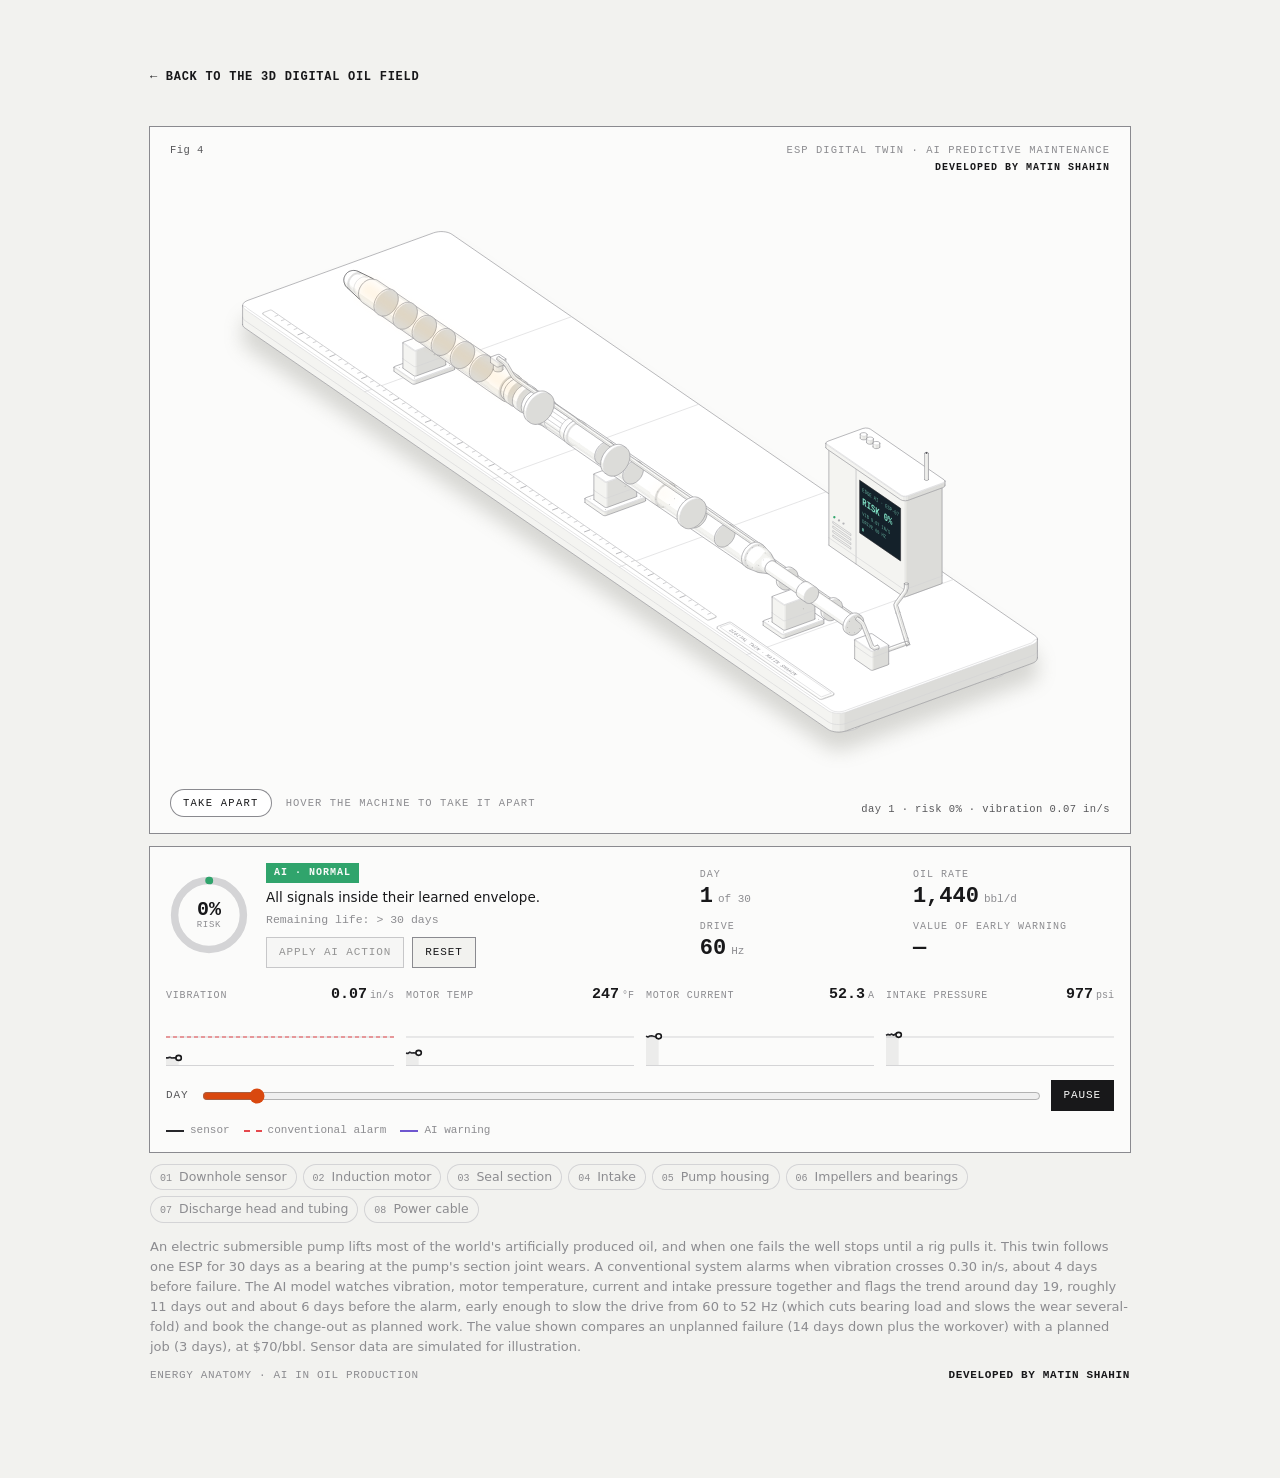
<file: figures/esp-ai-digital-twin.html>
<!doctype html><html lang="en"><head><meta charset="utf-8"><meta name="viewport" content="width=device-width, initial-scale=1"><title>ESP digital twin</title><style>
.iso{
  --anatomy-page:#0b0b0b;--anatomy-card:#131313;--anatomy-text:#a3a3a3;--anatomy-strong:#e6e6e6;--anatomy-muted:#6e6e6e;
  --anatomy-paper:#131313;--anatomy-face:#1b1b1b;--anatomy-top:#1c1c1c;
  --anatomy-shade-0:#0f0f0f;--anatomy-shade-1:#121212;--anatomy-shade-2:#151515;--anatomy-shade-3:#181818;
  --anatomy-lit-top:#262626;--anatomy-lit-shade:#1d1d1d;
  --anatomy-hi:#d4d4d4;--anatomy-mid:#6a6a6a;--anatomy-lo:#3e3e3e;--anatomy-faint:#2a2a2a;--anatomy-lit:#ffffff;
  --anatomy-halo:#050505;--anatomy-halo-opacity:.9;--anatomy-dot:#e6e6e6;
  --anatomy-red:#ff6b6b;--anatomy-green:#6be0a0;--anatomy-blue:#6b9bff;
  --anatomy-weight:.6px;--anatomy-ease:cubic-bezier(.32,.72,0,1);
  --anatomy-mono:ui-monospace,"SF Mono",Menlo,Consolas,monospace;
  --anatomy-lift:inset 0 1px 0 0 #ffffff0a,inset 0 0 0 1px #ffffff06,0 0 0 1px #00000026,0 1px 1px -.5px #00000014,0 3px 3px -1.5px #00000014,0 6px 6px -3px #00000014,0 12px 12px -6px #00000014;
}
.iso[data-theme="light"]{
  --anatomy-page:#f2f2ef;--anatomy-card:#fbfbfa;--anatomy-text:#57575a;--anatomy-strong:#18181a;--anatomy-muted:#8c8c90;
  --anatomy-paper:#fbfbfa;--anatomy-face:#ffffff;--anatomy-top:#ffffff;
  --anatomy-shade-0:#dcdcd9;--anatomy-shade-1:#e5e5e2;--anatomy-shade-2:#ededea;--anatomy-shade-3:#f4f4f1;
  --anatomy-lit-top:#ffffff;--anatomy-lit-shade:#eeeeeb;
  --anatomy-hi:#26262a;--anatomy-mid:#8a8a8f;--anatomy-lo:#b4b4b8;--anatomy-faint:#d4d4d6;--anatomy-lit:#000000;
  --anatomy-halo:#8a8a80;--anatomy-halo-opacity:.32;--anatomy-dot:#3a3a3e;
  --anatomy-red:#e5484d;--anatomy-green:#30a46c;--anatomy-blue:#3e63dd;
  --anatomy-lift:inset 0 1px 0 0 #ffffff,0 0 0 1px #0000000f,0 1px 1px -.5px #0000000a,0 3px 3px -1.5px #0000000a,0 6px 6px -3px #0000000a,0 12px 12px -6px #0000000a;
}
.iso-svg{display:block;width:100%;height:auto;overflow:visible}
.iso-svg path,.iso-svg circle{vector-effect:non-scaling-stroke}
.iso-fill{fill:var(--anatomy-paper);stroke:none}
.iso-solid[data-lit]>.iso-fill{fill:var(--anatomy-face)}
.iso-shade,.iso-top{stroke:none}
.iso-shade[data-shade="0"]{fill:var(--anatomy-shade-0)}
.iso-shade[data-shade="1"]{fill:var(--anatomy-shade-1)}
.iso-shade[data-shade="2"]{fill:var(--anatomy-shade-2)}
.iso-shade[data-shade="3"]{fill:var(--anatomy-shade-3)}
.iso-top{fill:var(--anatomy-top)}
.iso-solid[data-lit]>.iso-top{fill:var(--anatomy-lit-top)}
.iso-solid[data-lit]>.iso-shade{fill:var(--anatomy-lit-shade)}
.iso-solid[data-seamless]>.iso-shade,.iso-solid[data-seamless]>.iso-top{stroke-width:.4;stroke-linejoin:round}
.iso-solid[data-seamless]>.iso-shade[data-shade="0"]{stroke:var(--anatomy-shade-0)}
.iso-solid[data-seamless]>.iso-shade[data-shade="1"]{stroke:var(--anatomy-shade-1)}
.iso-solid[data-seamless]>.iso-shade[data-shade="2"]{stroke:var(--anatomy-shade-2)}
.iso-solid[data-seamless]>.iso-shade[data-shade="3"]{stroke:var(--anatomy-shade-3)}
.iso-solid[data-seamless]>.iso-top{stroke:var(--anatomy-top)}
.iso-solid[data-seamless][data-lit]>.iso-top{stroke:var(--anatomy-lit-top)}
.iso-solid[data-seamless][data-lit]>.iso-shade{stroke:var(--anatomy-lit-shade)}
.iso-solid[data-lit]>.iso-edge{stroke:var(--anatomy-lit)}
.iso-halo{fill:var(--anatomy-halo);stroke:none;filter:blur(9px);opacity:var(--anatomy-halo-opacity);transform:translateY(3px)}
.iso-line{fill:none;stroke:var(--anatomy-lo);stroke-width:var(--anatomy-weight);stroke-linecap:round;stroke-linejoin:round}
.iso-line[data-tone="hi"]{stroke:var(--anatomy-hi)}
.iso-line[data-tone="mid"]{stroke:var(--anatomy-mid)}
.iso-line[data-tone="lo"]{stroke:var(--anatomy-lo)}
.iso-line[data-tone="faint"]{stroke:var(--anatomy-faint)}
.iso-line[data-tone="lit"]{stroke:var(--anatomy-lit)}
.iso-line[data-tone="red"]{stroke:var(--anatomy-red)}
.iso-line[data-tone="green"]{stroke:var(--anatomy-green)}
.iso-line[data-tone="blue"]{stroke:var(--anatomy-blue)}
.iso-line[data-dotted]{stroke-dasharray:.01 3.5;stroke-width:1}
.iso-line[data-dashed]{stroke-dasharray:3 3}
.iso-line[data-flow]{stroke-dasharray:2 6}
.iso-wire-end{fill:var(--anatomy-paper);stroke:var(--anatomy-lo);stroke-width:var(--anatomy-weight)}
.iso-wire[data-tone="hi"] .iso-wire-end{stroke:var(--anatomy-hi)}
.iso-wire[data-tone="mid"] .iso-wire-end{stroke:var(--anatomy-mid)}
.iso-wire[data-tone="faint"] .iso-wire-end{stroke:var(--anatomy-faint)}
.iso-wire[data-tone="lit"] .iso-wire-end{stroke:var(--anatomy-lit)}
.iso-dots circle{fill:var(--anatomy-dot);stroke:none;opacity:.32}
.iso-dots[data-tone="hi"] circle{opacity:.85}
.iso-dots[data-tone="mid"] circle{opacity:.45}
.iso-dots[data-tone="lo"] circle{opacity:.22}
.iso-dots[data-tone="faint"] circle{opacity:.12}
.iso-face-text{fill:var(--anatomy-mid);font-family:var(--anatomy-mono);letter-spacing:.04em}
.iso-face-text[data-tone="hi"]{fill:var(--anatomy-hi)}
.iso-face-text[data-tone="lo"]{fill:var(--anatomy-lo)}
.iso-face-text[data-tone="faint"]{fill:var(--anatomy-faint)}
.tb-body{fill:var(--anatomy-shade-2);stroke:none}
.tb-shine{fill:var(--anatomy-top);stroke:none}
.tb-shade{fill:var(--anatomy-shade-0);stroke:none}
.tb-ring{fill:none;stroke:var(--anatomy-lo);stroke-width:.45;stroke-linecap:butt;stroke-linejoin:round}
.tb-ring[data-tone="mid"]{stroke:var(--anatomy-mid)}
.tb-ring[data-tone="faint"]{stroke:var(--anatomy-faint)}
.tb-ring[data-tone="hi"]{stroke:var(--anatomy-hi)}
@keyframes iso-flow{to{stroke-dashoffset:-32}}
@keyframes iso-pulse{0%,100%{opacity:.18}12%{opacity:1}40%{opacity:.18}}
.iso-line[data-flow]{animation:iso-flow 1600ms linear infinite}
.iso-dots circle[data-pulse]{animation:iso-pulse 1600ms steps(1,end) infinite;animation-delay:var(--pulse-at,0ms)}
.iso-figure{margin:32px 0 36px}
.iso-plate{position:relative;padding:52px 24px;border-radius:0;background:var(--anatomy-card);box-shadow:0 0 0 1px var(--anatomy-mid);--anatomy-paper:var(--anatomy-card)}
.iso-plate-corners{position:absolute;inset:18px 20px;pointer-events:none}
.iso-plate-corner{position:absolute;color:var(--anatomy-muted);font-family:var(--anatomy-mono);font-size:10.5px;line-height:1;letter-spacing:.04em;white-space:nowrap}
.iso-plate-corner[data-corner="fig"]{top:0;left:0;color:var(--anatomy-text)}
.iso-plate-corner[data-corner="title"]{top:0;right:0;text-transform:uppercase;letter-spacing:.1em}
.iso-plate-corner[data-corner="hint"]{bottom:0;left:0;text-transform:uppercase;letter-spacing:.1em}
.iso-plate-corner[data-corner="readout"]{right:0;bottom:0;color:var(--anatomy-text);font-variant-numeric:tabular-nums}
.iso-plate .iso-svg{margin:0 auto}
.iso-legend{display:grid;gap:8px;margin-top:12px;color:var(--anatomy-muted);font-size:13px;line-height:1.55}
.iso-keys{display:flex;flex-wrap:wrap;gap:6px 18px}
.iso-key{display:inline-flex;align-items:center;gap:7px}
.iso-swatch{width:16px;height:10px;flex:none;overflow:visible}
.iso-swatch path{fill:none;stroke:var(--anatomy-hi);stroke-width:1;vector-effect:non-scaling-stroke;stroke-linejoin:round;stroke-linecap:round}
.iso-swatch[data-mark="raised"] path,.iso-swatch[data-mark="flat"] path{stroke:var(--anatomy-mid)}
.iso-swatch[data-mark="lit"] path{stroke:var(--anatomy-lit)}
.iso-swatch[data-mark="dim"] path{stroke:var(--anatomy-lo)}
.iso-swatch[data-mark="dotted"] path{stroke-dasharray:.01 3;stroke-width:1.4}
.iso-swatch[data-mark="dashed"] path{stroke-dasharray:3 2.5}
.iso-swatch[data-mark="red"] path{stroke:var(--anatomy-red)}
.iso-swatch[data-mark="green"] path{stroke:var(--anatomy-green)}
.iso-swatch[data-mark="blue"] path{stroke:var(--anatomy-blue)}
.iso-swatch-crease{stroke:var(--anatomy-lo)!important}
@media (max-width:560px){.iso-plate{padding:48px 12px 70px}.iso-plate-corner[data-corner="hint"]{bottom:18px}}
@media (prefers-reduced-motion:reduce){.iso-line[data-flow],.iso-dots circle[data-pulse]{animation:none}}

*{box-sizing:border-box}
html{color-scheme:dark}
body[data-theme="light"]{color-scheme:light}
body{margin:0;background:var(--anatomy-page);color:var(--anatomy-text);font:14px/1.6 ui-sans-serif,system-ui,-apple-system,"Segoe UI",sans-serif;-webkit-font-smoothing:antialiased}
.iso-page{width:min(980px,100% - 32px);margin:64px auto 96px}
</style></head><body class="iso" data-theme="light"><main class="iso-page"><a href="../index.html" style="display:inline-block;margin-bottom:12px;font:600 12px/1 ui-monospace,Menlo,monospace;letter-spacing:.06em;text-transform:uppercase;color:var(--anatomy-strong);text-decoration:none">← Back to the 3D digital oil field</a><style>
.iso[data-theme="light"] .st-base{--anatomy-top:#ebe9e5}
.iso:not([data-theme="light"]) .st-base{--anatomy-top:#1a1918}
.iso[data-theme="light"] .st-soil{--anatomy-shade-0:#d9d6c9;--anatomy-shade-1:#e2dfd3;--anatomy-shade-2:#e9e6db;--anatomy-shade-3:#f0eee5;--anatomy-top:#f4f3ec}
.iso[data-theme="light"] .st-sand{--anatomy-shade-0:#e2d9c4;--anatomy-shade-1:#eae2cf;--anatomy-shade-2:#f0e9d9;--anatomy-shade-3:#f6f1e5}
.iso[data-theme="light"] .st-shale{--anatomy-shade-0:#d6d7d9;--anatomy-shade-1:#dfe0e2;--anatomy-shade-2:#e7e8ea;--anatomy-shade-3:#eeeff0}
.iso[data-theme="light"] .st-cap{--anatomy-shade-0:#cbccd0;--anatomy-shade-1:#d5d6da;--anatomy-shade-2:#dedfe2;--anatomy-shade-3:#e7e7ea}
.iso[data-theme="light"] .st-lime{--anatomy-shade-0:#dfddd3;--anatomy-shade-1:#e7e5dc;--anatomy-shade-2:#eeece5;--anatomy-shade-3:#f4f3ee}
.iso[data-theme="light"] .st-salt{--anatomy-shade-0:#e6dfe2;--anatomy-shade-1:#ece6e8;--anatomy-shade-2:#f2edef;--anatomy-shade-3:#f7f4f5}
.iso[data-theme="light"] .st-base{--anatomy-shade-0:#d2cfcc;--anatomy-shade-1:#dad8d5;--anatomy-shade-2:#e2e0dd;--anatomy-shade-3:#e9e8e5}
.iso:not([data-theme="light"]) .st-soil{--anatomy-shade-0:#13120e;--anatomy-shade-1:#161510;--anatomy-shade-2:#1a1913;--anatomy-shade-3:#1d1c16}
.iso:not([data-theme="light"]) .st-sand{--anatomy-shade-0:#15120c;--anatomy-shade-1:#19160f;--anatomy-shade-2:#1d1a12;--anatomy-shade-3:#211d15}
.iso:not([data-theme="light"]) .st-cap{--anatomy-shade-0:#0c0d10;--anatomy-shade-1:#0f1013;--anatomy-shade-2:#121316;--anatomy-shade-3:#15161a}
.iso:not([data-theme="light"]) .st-salt{--anatomy-shade-0:#141113;--anatomy-shade-1:#181416;--anatomy-shade-2:#1c181a;--anatomy-shade-3:#201b1e}
.iso-credit{display:flex;justify-content:space-between;gap:12px;margin-top:10px;font:11px/1.4 var(--anatomy-mono);letter-spacing:.06em;text-transform:uppercase;color:var(--anatomy-muted)}
.iso-credit b{color:var(--anatomy-strong);font-weight:600}
.iso-plate .iso-sign{position:absolute;top:36px;right:20px;font:600 10px/1 var(--anatomy-mono);letter-spacing:.1em;text-transform:uppercase;color:var(--anatomy-strong);white-space:nowrap;pointer-events:none}


.xp .iso-plate{padding:56px 20px 64px;overflow:hidden}
.xp-stage{position:relative;touch-action:pan-y;-webkit-tap-highlight-color:transparent;user-select:none;-webkit-user-select:none;cursor:pointer}
.xp-stage:focus-visible{outline:1px solid var(--anatomy-muted);outline-offset:6px}
.xp-stage>svg,.xp-stage>canvas{display:block;width:100%;height:auto}
.xp-stage>.xp-layer{position:absolute;inset:0;height:100%!important}
.xp-gl{pointer-events:none}
.xp-front{pointer-events:none}
.xp-front .it{pointer-events:visiblePainted}
.iso:not([data-theme="light"]) .xp-gl{mix-blend-mode:screen}
.xp-stage[data-focus] .it:not([data-on]):not([data-piece="stand"]){--anatomy-hi:var(--anatomy-mid);--anatomy-mid:var(--anatomy-lo)}
.xp-stage[data-focus] .it[data-piece="stand"]{--anatomy-mid:var(--anatomy-lo);--anatomy-hi:var(--anatomy-mid)}
.it[data-on]{--anatomy-hi:var(--anatomy-lit);--anatomy-mid:var(--anatomy-hi)}
.it[data-on] .iso-top,.it[data-on] .tb-shine{fill:var(--anatomy-lit-top)}
.it[data-on] .iso-shade,.it[data-on] .tb-body{fill:var(--anatomy-lit-shade)}
.it[data-on] [data-seamless]>.iso-shade{stroke:var(--anatomy-lit-shade)}
.it[data-on] [data-seamless]>.iso-top{stroke:var(--anatomy-lit-top)}
.xp-bar{position:absolute;left:20px;bottom:16px;display:flex;align-items:center;gap:14px;font:10.5px/1 var(--anatomy-mono);letter-spacing:.1em;text-transform:uppercase;color:var(--anatomy-muted)}
.xp-btn{height:28px;padding:0 13px;border:0;border-radius:999px;background:var(--anatomy-face);color:var(--anatomy-strong);font:inherit;letter-spacing:.12em;text-transform:uppercase;cursor:pointer;box-shadow:inset 0 0 0 1px var(--anatomy-mid)}
.xp-btn[aria-pressed="true"]{background:var(--anatomy-strong);color:var(--anatomy-card)}
.xp-btn:focus-visible{outline:1px solid var(--anatomy-muted);outline-offset:3px}
.xp-parts{display:flex;flex-wrap:wrap;gap:6px;margin-bottom:6px}
.xp-part{display:inline-flex;align-items:baseline;gap:7px;padding:5px 10px;border:0;border-radius:999px;background:transparent;color:var(--anatomy-muted);font:12.5px/1.3 ui-sans-serif,system-ui,-apple-system,"Segoe UI",sans-serif;cursor:pointer;box-shadow:inset 0 0 0 1px var(--anatomy-faint)}
.xp-part:hover,.xp-part:focus-visible,.xp-part[data-on]{color:var(--anatomy-strong);background:var(--anatomy-card);outline:none;box-shadow:inset 0 0 0 1px var(--anatomy-mid)}
.xp-num{font-family:var(--anatomy-mono);font-size:10px;color:var(--anatomy-muted)}
@media (max-width:640px){.xp .iso-plate{padding:52px 8px 88px}.xp-bar{left:14px;bottom:14px;flex-wrap:wrap}.xp .iso-plate-corner[data-corner="readout"]{bottom:46px;max-width:100%;overflow:hidden;text-overflow:ellipsis}}


.ctl{display:grid;gap:14px;margin-top:14px;padding:16px;background:var(--anatomy-card);box-shadow:0 0 0 1px var(--anatomy-mid)}
.kpis{display:grid;grid-template-columns:repeat(4,minmax(0,1fr));gap:12px}
@media (max-width:560px){.kpis{grid-template-columns:repeat(2,minmax(0,1fr))}}
.kpi{display:grid;gap:4px;min-width:0}
.kpi-l{font:10px/1.2 var(--anatomy-mono);letter-spacing:.1em;text-transform:uppercase;color:var(--anatomy-muted)}
.kpi-v{display:flex;align-items:baseline;gap:5px;min-width:0}
.kpi-v b{font:600 22px/1.1 var(--anatomy-mono);color:var(--anatomy-strong);font-variant-numeric:tabular-nums;white-space:nowrap}
.kpi-v i{font:normal 11px/1 var(--anatomy-mono);color:var(--anatomy-muted)}
.ctl-row{display:grid;grid-template-columns:auto 1fr auto;gap:12px;align-items:center}
.ctl-row label,.ctl-row output{font:11px/1 var(--anatomy-mono);letter-spacing:.08em;text-transform:uppercase;color:var(--anatomy-text);white-space:nowrap}
.ctl-row output{min-width:7ch;text-align:right;color:var(--anatomy-strong);font-variant-numeric:tabular-nums}
.ctl-row input{width:100%;accent-color:var(--accent,var(--anatomy-strong));min-width:0}
.ctl-btns{display:flex;flex-wrap:wrap;gap:8px}
.ctl-b{font:11px/1 var(--anatomy-mono);letter-spacing:.08em;text-transform:uppercase;padding:9px 12px;background:var(--anatomy-page);color:var(--anatomy-strong);border:1px solid var(--anatomy-mid);border-radius:0;cursor:pointer}
.ctl-b:hover{border-color:var(--anatomy-strong)}
.ctl-b[aria-pressed="true"]{background:var(--anatomy-strong);color:var(--anatomy-card);border-color:var(--anatomy-strong)}
.ctl-b:focus-visible,.ctl-row input:focus-visible{outline:2px solid var(--anatomy-strong);outline-offset:2px}
.iso-stage{touch-action:pan-y;cursor:ew-resize}
.flow-ov{fill:none;stroke:var(--accent);stroke-width:1.5;stroke-linecap:round;stroke-dasharray:2.2 5.2;pointer-events:none}

.iso{--accent:#d9480f;--ok:#30a46c;--warn:#d9480f;--alarm:#e5484d;--ai:#6e56cf;--scr:#14212a;--scr-ink:#7fe0c4}
.iso:not([data-theme="light"]){--ok:#4cc38a;--warn:#ff8a3c;--alarm:#ff6b6b;--ai:#9e8cfc;--scr:#0a1216}
.xp .iso-plate{padding:56px 16px 60px}
.xp-gl{mix-blend-mode:normal}
.iso:not([data-theme="light"]) .xp-gl{mix-blend-mode:screen}
.scr{fill:var(--scr)}
.scr-t{fill:var(--scr-ink);font-family:var(--anatomy-mono);font-weight:600}
.scr-t.dim{opacity:.75;font-weight:400}
.scr-t[data-state="warn"]{fill:#ffb86b}
.scr-bar{fill:var(--scr-ink)}
.leds circle{fill:var(--anatomy-lo)}
.leds circle[data-on]{fill:var(--ok)}
.leds[data-state="warn"] circle[data-on]{fill:var(--warn)}
.twin{display:grid;gap:14px;margin-top:14px;padding:16px;background:var(--anatomy-card);box-shadow:0 0 0 1px var(--anatomy-mid)}
.twin-top{display:grid;grid-template-columns:minmax(0,1.25fr) minmax(0,1fr);gap:16px;align-items:center}
@media (max-width:640px){.twin-top{grid-template-columns:1fr}}
.twin-ai{display:flex;gap:14px;align-items:center;min-width:0}
.ai-ring{position:relative;width:86px;height:86px;flex:none}
.ai-ring svg{width:100%;height:100%;transform:rotate(-90deg)}
.ai-track{fill:none;stroke:var(--anatomy-faint);stroke-width:7}
.ai-arc{fill:none;stroke:var(--ok);stroke-width:7;stroke-linecap:round;transition:stroke .4s}
.twin-ai[data-state="warn"] .ai-arc{stroke:var(--warn)}
.twin-ai[data-state="fail"] .ai-arc{stroke:var(--alarm)}
.twin-ai[data-state="fixed"] .ai-arc{stroke:var(--ai)}
.ai-num{position:absolute;inset:0;display:grid;place-content:center;text-align:center}
.ai-num b{font:600 20px/1 var(--anatomy-mono);color:var(--anatomy-strong);font-variant-numeric:tabular-nums}
.ai-num span{font:9px/1.3 var(--anatomy-mono);letter-spacing:.08em;text-transform:uppercase;color:var(--anatomy-muted)}
.ai-text{display:grid;gap:5px;min-width:0}
.ai-tag{justify-self:start;font:600 10px/1 var(--anatomy-mono);letter-spacing:.1em;text-transform:uppercase;padding:5px 8px;color:var(--anatomy-card);background:var(--ok)}
.twin-ai[data-state="warn"] .ai-tag{background:var(--warn)}
.twin-ai[data-state="fail"] .ai-tag{background:var(--alarm)}
.twin-ai[data-state="fixed"] .ai-tag{background:var(--ai)}
.ai-msg{margin:0;color:var(--anatomy-strong);font-size:13.5px;line-height:1.4}
.ai-sub{margin:0;color:var(--anatomy-muted);font:11.5px/1.4 var(--anatomy-mono)}
.ai-btns{display:flex;flex-wrap:wrap;gap:8px;margin-top:4px}
.ai-apply:not([disabled]){background:var(--ai);border-color:var(--ai);color:#fff}
.ai-apply[disabled]{opacity:.45;cursor:default}
.twin-kpis{display:grid;grid-template-columns:repeat(2,minmax(0,1fr));gap:12px}
.twin-charts{display:grid;grid-template-columns:repeat(4,minmax(0,1fr));gap:12px}
@media (max-width:640px){.twin-charts{grid-template-columns:repeat(2,minmax(0,1fr))}}
.sp{display:grid;gap:4px;min-width:0}
.sp-h{display:flex;justify-content:space-between;align-items:baseline;gap:6px}
.sp-l{font:10px/1.2 var(--anatomy-mono);letter-spacing:.08em;text-transform:uppercase;color:var(--anatomy-muted)}
.sp-v b{font:600 15px/1 var(--anatomy-mono);color:var(--anatomy-strong);font-variant-numeric:tabular-nums}
.sp-v i{font:normal 10px/1 var(--anatomy-mono);color:var(--anatomy-muted);margin-left:3px}
.sp-svg{width:100%;height:58px;display:block;overflow:visible}
.sp-grid{stroke:var(--anatomy-faint);stroke-width:1;vector-effect:non-scaling-stroke}
.sp-line{fill:none;stroke:var(--anatomy-hi);stroke-width:1.6;vector-effect:non-scaling-stroke;stroke-linejoin:round}
.sp-area{fill:var(--anatomy-hi);opacity:.07}
.sp-th{fill:none;stroke:var(--alarm);stroke-width:1.2;stroke-dasharray:4 3;vector-effect:non-scaling-stroke}
.sp-ai{fill:none;stroke:var(--ai);stroke-width:1.4;vector-effect:non-scaling-stroke}
.sp-dot{fill:var(--anatomy-card);stroke:var(--anatomy-strong);stroke-width:1.6;vector-effect:non-scaling-stroke}
.twin-legend{margin:0;display:flex;flex-wrap:wrap;gap:6px 14px;align-items:center;font:11px/1 var(--anatomy-mono);color:var(--anatomy-muted)}
.lg{display:inline-block;width:18px;height:0;border-top:2px solid var(--anatomy-hi);margin-right:-8px}
.lg-th{border-top:2px dashed var(--alarm)}
.lg-ai{border-top:2px solid var(--ai)}
.ctl-row{grid-template-columns:auto 1fr auto}
@media (max-width:560px){.xp .iso-plate-corner[data-corner="fig"]{display:none}}
</style><figure class="iso-figure xp"><div class="iso-plate"><div class="iso-plate-corners" aria-hidden="true"><span class="iso-plate-corner" data-corner="fig">Fig 4</span><span class="iso-plate-corner" data-corner="title">ESP digital twin · AI predictive maintenance</span><span class="iso-plate-corner" data-corner="readout" data-readout></span></div><span class="iso-sign">Developed by Matin Shahin</span><div class="xp-stage" tabindex="0" role="group" aria-label="ESP digital twin. Hover or tap to take the pump string apart; arrow keys step through the parts; Escape puts it back."><svg xmlns="http://www.w3.org/2000/svg" class="iso-svg xp-back" viewBox="0 0 900 560" role="img" aria-label="An electric submersible pump string laid out on a test deck as a digital twin: a downhole sensor, the long induction motor, the seal section, the intake, a two-section multistage pump with its impellers and bearings, and the discharge head and tubing, with the flat power cable banded along the top. Behind it, the surface drive cabinet runs an edge AI model whose screen shows the failure risk. A thermal overlay shows a bearing at the pump's section joint heating up as it wears."><path class="iso-halo" d="M72.7 130.9L72.9 129.6L73.5 128.5L74.5 127.4L76 126.4L77.8 125.6L254.1 61.6L256.2 60.9L258.5 60.6L260.9 60.4L263.3 60.5L265.7 60.8L267.8 61.3L269.8 62L271.4 62.9L824.9 443.9L826.2 444.9L827 446.1L827.3 447.3L827.3 465.1L827.1 466.3L826.5 467.5L825.5 468.5L824 469.5L822.2 470.3L645.9 534.4L643.8 535L641.5 535.4L639.1 535.5L636.7 535.5L634.3 535.2L632.2 534.6L630.2 533.9L628.6 533L75.1 152L73.8 151L73 149.9L72.7 148.7Z"/><g class="iso-solid"><path class="iso-fill" d="M239.5 98L240.1 96.2L241.4 94.5L243.5 93L246.3 91.7L249.5 90.8L253 90.3L256.7 90.2L260.3 90.5L263.7 91.1L266.7 92.2L269.2 93.6L271.1 95.2L272.1 96.9L272.4 98.8L272.4 102L271.8 103.8L270.4 105.5L268.3 107L265.6 108.2L262.4 109.2L258.9 109.7L255.2 109.8L251.5 109.5L248.1 108.8L245.1 107.8L242.6 106.4L240.8 104.8L239.7 103.1L239.5 101.2Z"/><path class="iso-shade" data-shade="0" d="M272.4 102L271.8 103.8L271.8 100.6L272.4 98.8ZM271.8 103.8L270.4 105.5L270.4 102.3L271.8 100.6ZM270.4 105.5L268.3 107L268.3 103.8L270.4 102.3ZM268.3 107L265.6 108.2L265.6 105L268.3 103.8Z"/><path class="iso-shade" data-shade="1" d="M265.6 108.2L262.4 109.2L262.4 105.9L265.6 105ZM262.4 109.2L258.9 109.7L258.9 106.5L262.4 105.9ZM258.9 109.7L255.2 109.8L255.2 106.6L258.9 106.5Z"/><path class="iso-shade" data-shade="2" d="M255.2 109.8L251.5 109.5L251.5 106.3L255.2 106.6ZM251.5 109.5L248.1 108.8L248.1 105.6L251.5 106.3Z"/><path class="iso-shade" data-shade="3" d="M248.1 108.8L245.1 107.8L245.1 104.6L248.1 105.6ZM245.1 107.8L242.6 106.4L242.6 103.2L245.1 104.6ZM242.6 106.4L240.8 104.8L240.8 101.6L242.6 103.2ZM240.8 104.8L239.7 103.1L239.7 99.9L240.8 101.6ZM239.7 103.1L239.5 101.2L239.5 98L239.7 99.9Z"/><path class="iso-top" d="M265.6 105L262.4 105.9L258.9 106.5L255.2 106.6L251.5 106.3L248.1 105.6L245.1 104.6L242.6 103.2L240.8 101.6L239.7 99.9L239.5 98L240.1 96.2L241.4 94.5L243.5 93L246.3 91.7L249.5 90.8L253 90.3L256.7 90.2L260.3 90.5L263.7 91.1L266.7 92.2L269.2 93.6L271.1 95.2L272.1 96.9L272.4 98.8L271.8 100.6L270.4 102.3L268.3 103.8Z"/><path class="iso-line iso-crease" data-tone="faint" d="M272.4 98.8L271.8 100.6L270.4 102.3L268.3 103.8L265.6 105L262.4 105.9L258.9 106.5L255.2 106.6L251.5 106.3L248.1 105.6L245.1 104.6L242.6 103.2L240.8 101.6L239.7 99.9L239.5 98"/><path class="iso-line iso-edge" data-tone="lo" d="M239.5 98L240.1 96.2L241.4 94.5L243.5 93L246.3 91.7L249.5 90.8L253 90.3L256.7 90.2L260.3 90.5L263.7 91.1L266.7 92.2L269.2 93.6L271.1 95.2L272.1 96.9L272.4 98.8M272.4 102L271.8 103.8L270.4 105.5L268.3 107L265.6 108.2L262.4 109.2L258.9 109.7L255.2 109.8L251.5 109.5L248.1 108.8L245.1 107.8L242.6 106.4L240.8 104.8L239.7 103.1L239.5 101.2M239.5 98L239.5 101.2M272.4 98.8L272.4 102"/></g><g class="iso-solid"><path class="iso-fill" d="M243.2 87.1L243.6 85.6L244.7 84.3L246.3 83.2L248.4 82.2L250.9 81.5L253.6 81.1L256.5 81L259.3 81.2L262 81.7L264.3 82.5L266.2 83.6L267.6 84.8L268.5 86.2L268.7 87.6L268.7 98.7L268.2 100.1L267.2 101.4L265.5 102.6L263.4 103.5L260.9 104.2L258.2 104.7L255.4 104.8L252.5 104.5L249.9 104L247.5 103.2L245.6 102.1L244.2 100.9L243.4 99.5L243.2 98.1Z"/><path class="iso-shade" data-shade="0" d="M268.7 98.7L268.2 100.1L268.2 89L268.7 87.6ZM268.2 100.1L267.2 101.4L267.2 90.4L268.2 89ZM267.2 101.4L265.5 102.6L265.5 91.5L267.2 90.4ZM265.5 102.6L263.4 103.5L263.4 92.5L265.5 91.5Z"/><path class="iso-shade" data-shade="1" d="M263.4 103.5L260.9 104.2L260.9 93.2L263.4 92.5ZM260.9 104.2L258.2 104.7L258.2 93.6L260.9 93.2ZM258.2 104.7L255.4 104.8L255.4 93.7L258.2 93.6Z"/><path class="iso-shade" data-shade="2" d="M255.4 104.8L252.5 104.5L252.5 93.5L255.4 93.7ZM252.5 104.5L249.9 104L249.9 93L252.5 93.5Z"/><path class="iso-shade" data-shade="3" d="M249.9 104L247.5 103.2L247.5 92.1L249.9 93ZM247.5 103.2L245.6 102.1L245.6 91.1L247.5 92.1ZM245.6 102.1L244.2 100.9L244.2 89.9L245.6 91.1ZM244.2 100.9L243.4 99.5L243.4 88.5L244.2 89.9ZM243.4 99.5L243.2 98.1L243.2 87.1L243.4 88.5Z"/><path class="iso-top" d="M263.4 92.5L260.9 93.2L258.2 93.6L255.4 93.7L252.5 93.5L249.9 93L247.5 92.1L245.6 91.1L244.2 89.9L243.4 88.5L243.2 87.1L243.6 85.6L244.7 84.3L246.3 83.2L248.4 82.2L250.9 81.5L253.6 81.1L256.5 81L259.3 81.2L262 81.7L264.3 82.5L266.2 83.6L267.6 84.8L268.5 86.2L268.7 87.6L268.2 89L267.2 90.4L265.5 91.5Z"/><path class="iso-line iso-crease" data-tone="faint" d="M268.7 87.6L268.2 89L267.2 90.4L265.5 91.5L263.4 92.5L260.9 93.2L258.2 93.6L255.4 93.7L252.5 93.5L249.9 93L247.5 92.1L245.6 91.1L244.2 89.9L243.4 88.5L243.2 87.1"/><path class="iso-line iso-edge" data-tone="mid" d="M243.2 87.1L243.6 85.6L244.7 84.3L246.3 83.2L248.4 82.2L250.9 81.5L253.6 81.1L256.5 81L259.3 81.2L262 81.7L264.3 82.5L266.2 83.6L267.6 84.8L268.5 86.2L268.7 87.6M268.7 98.7L268.2 100.1L267.2 101.4L265.5 102.6L263.4 103.5L260.9 104.2L258.2 104.7L255.4 104.8L252.5 104.5L249.9 104L247.5 103.2L245.6 102.1L244.2 100.9L243.4 99.5L243.2 98.1M243.2 87.1L243.2 98.1M268.7 87.6L268.7 98.7"/></g><g class="iso-solid"><path class="iso-fill" d="M103.1 147.6L103.7 145.8L105 144L107.1 142.5L109.8 141.3L113 140.4L116.6 139.8L120.2 139.7L123.9 140L127.3 140.7L130.3 141.7L132.8 143.1L134.6 144.7L135.7 146.5L135.9 148.3L135.9 151.5L135.4 153.3L134 155L131.9 156.6L129.2 157.8L126 158.7L122.4 159.2L118.8 159.4L115.1 159.1L111.7 158.4L108.7 157.3L106.2 156L104.4 154.4L103.3 152.6L103.1 150.8Z"/><path class="iso-shade" data-shade="0" d="M135.9 151.5L135.4 153.3L135.4 150.1L135.9 148.3ZM135.4 153.3L134 155L134 151.8L135.4 150.1ZM134 155L131.9 156.6L131.9 153.4L134 151.8ZM131.9 156.6L129.2 157.8L129.2 154.6L131.9 153.4Z"/><path class="iso-shade" data-shade="1" d="M129.2 157.8L126 158.7L126 155.5L129.2 154.6ZM126 158.7L122.4 159.2L122.4 156L126 155.5ZM122.4 159.2L118.8 159.4L118.8 156.2L122.4 156Z"/><path class="iso-shade" data-shade="2" d="M118.8 159.4L115.1 159.1L115.1 155.9L118.8 156.2ZM115.1 159.1L111.7 158.4L111.7 155.2L115.1 155.9Z"/><path class="iso-shade" data-shade="3" d="M111.7 158.4L108.7 157.3L108.7 154.1L111.7 155.2ZM108.7 157.3L106.2 156L106.2 152.8L108.7 154.1ZM106.2 156L104.4 154.4L104.4 151.2L106.2 152.8ZM104.4 154.4L103.3 152.6L103.3 149.4L104.4 151.2ZM103.3 152.6L103.1 150.8L103.1 147.6L103.3 149.4Z"/><path class="iso-top" d="M129.2 154.6L126 155.5L122.4 156L118.8 156.2L115.1 155.9L111.7 155.2L108.7 154.1L106.2 152.8L104.4 151.2L103.3 149.4L103.1 147.6L103.7 145.8L105 144L107.1 142.5L109.8 141.3L113 140.4L116.6 139.8L120.2 139.7L123.9 140L127.3 140.7L130.3 141.7L132.8 143.1L134.6 144.7L135.7 146.5L135.9 148.3L135.4 150.1L134 151.8L131.9 153.4Z"/><path class="iso-line iso-crease" data-tone="faint" d="M135.9 148.3L135.4 150.1L134 151.8L131.9 153.4L129.2 154.6L126 155.5L122.4 156L118.8 156.2L115.1 155.9L111.7 155.2L108.7 154.1L106.2 152.8L104.4 151.2L103.3 149.4L103.1 147.6"/><path class="iso-line iso-edge" data-tone="lo" d="M103.1 147.6L103.7 145.8L105 144L107.1 142.5L109.8 141.3L113 140.4L116.6 139.8L120.2 139.7L123.9 140L127.3 140.7L130.3 141.7L132.8 143.1L134.6 144.7L135.7 146.5L135.9 148.3M135.9 151.5L135.4 153.3L134 155L131.9 156.6L129.2 157.8L126 158.7L122.4 159.2L118.8 159.4L115.1 159.1L111.7 158.4L108.7 157.3L106.2 156L104.4 154.4L103.3 152.6L103.1 150.8M103.1 147.6L103.1 150.8M135.9 148.3L135.9 151.5"/></g><g class="iso-solid"><path class="iso-fill" d="M106.8 136.6L107.2 135.2L108.3 133.9L109.9 132.7L112 131.7L114.5 131L117.2 130.6L120.1 130.5L122.9 130.8L125.6 131.3L127.9 132.1L129.8 133.2L131.2 134.4L132.1 135.8L132.2 137.2L132.2 148.2L131.8 149.6L130.7 151L129.1 152.1L127 153.1L124.5 153.8L121.8 154.2L118.9 154.3L116.1 154.1L113.5 153.6L111.1 152.7L109.2 151.7L107.8 150.4L107 149.1L106.8 147.7Z"/><path class="iso-shade" data-shade="0" d="M132.2 148.2L131.8 149.6L131.8 138.6L132.2 137.2ZM131.8 149.6L130.7 151L130.7 139.9L131.8 138.6ZM130.7 151L129.1 152.1L129.1 141.1L130.7 139.9ZM129.1 152.1L127 153.1L127 142.1L129.1 141.1Z"/><path class="iso-shade" data-shade="1" d="M127 153.1L124.5 153.8L124.5 142.8L127 142.1ZM124.5 153.8L121.8 154.2L121.8 143.2L124.5 142.8ZM121.8 154.2L118.9 154.3L118.9 143.3L121.8 143.2Z"/><path class="iso-shade" data-shade="2" d="M118.9 154.3L116.1 154.1L116.1 143L118.9 143.3ZM116.1 154.1L113.5 153.6L113.5 142.5L116.1 143Z"/><path class="iso-shade" data-shade="3" d="M113.5 153.6L111.1 152.7L111.1 141.7L113.5 142.5ZM111.1 152.7L109.2 151.7L109.2 140.6L111.1 141.7ZM109.2 151.7L107.8 150.4L107.8 139.4L109.2 140.6ZM107.8 150.4L107 149.1L107 138L107.8 139.4ZM107 149.1L106.8 147.7L106.8 136.6L107 138Z"/><path class="iso-top" d="M127 142.1L124.5 142.8L121.8 143.2L118.9 143.3L116.1 143L113.5 142.5L111.1 141.7L109.2 140.6L107.8 139.4L107 138L106.8 136.6L107.2 135.2L108.3 133.9L109.9 132.7L112 131.7L114.5 131L117.2 130.6L120.1 130.5L122.9 130.8L125.6 131.3L127.9 132.1L129.8 133.2L131.2 134.4L132.1 135.8L132.2 137.2L131.8 138.6L130.7 139.9L129.1 141.1Z"/><path class="iso-line iso-crease" data-tone="faint" d="M132.2 137.2L131.8 138.6L130.7 139.9L129.1 141.1L127 142.1L124.5 142.8L121.8 143.2L118.9 143.3L116.1 143L113.5 142.5L111.1 141.7L109.2 140.6L107.8 139.4L107 138L106.8 136.6"/><path class="iso-line iso-edge" data-tone="mid" d="M106.8 136.6L107.2 135.2L108.3 133.9L109.9 132.7L112 131.7L114.5 131L117.2 130.6L120.1 130.5L122.9 130.8L125.6 131.3L127.9 132.1L129.8 133.2L131.2 134.4L132.1 135.8L132.2 137.2M132.2 148.2L131.8 149.6L130.7 151L129.1 152.1L127 153.1L124.5 153.8L121.8 154.2L118.9 154.3L116.1 154.1L113.5 153.6L111.1 152.7L109.2 151.7L107.8 150.4L107 149.1L106.8 147.7M106.8 136.6L106.8 147.7M132.2 137.2L132.2 148.2"/></g><g class="iso-solid"><path class="iso-fill" d="M764.1 459L764.6 457.2L766 455.5L768.1 454L770.8 452.7L774 451.8L777.6 451.3L781.2 451.2L784.9 451.5L788.3 452.1L791.3 453.2L793.8 454.6L795.6 456.2L796.7 457.9L796.9 459.8L796.9 463L796.3 464.8L795 466.5L792.9 468L790.2 469.2L787 470.2L783.4 470.7L779.8 470.8L776.1 470.5L772.7 469.8L769.7 468.8L767.2 467.4L765.4 465.8L764.3 464.1L764.1 462.2Z"/><path class="iso-shade" data-shade="0" d="M796.9 463L796.3 464.8L796.3 461.6L796.9 459.8ZM796.3 464.8L795 466.5L795 463.3L796.3 461.6ZM795 466.5L792.9 468L792.9 464.8L795 463.3ZM792.9 468L790.2 469.2L790.2 466L792.9 464.8Z"/><path class="iso-shade" data-shade="1" d="M790.2 469.2L787 470.2L787 467L790.2 466ZM787 470.2L783.4 470.7L783.4 467.5L787 467ZM783.4 470.7L779.8 470.8L779.8 467.6L783.4 467.5Z"/><path class="iso-shade" data-shade="2" d="M779.8 470.8L776.1 470.5L776.1 467.3L779.8 467.6ZM776.1 470.5L772.7 469.8L772.7 466.6L776.1 467.3Z"/><path class="iso-shade" data-shade="3" d="M772.7 469.8L769.7 468.8L769.7 465.6L772.7 466.6ZM769.7 468.8L767.2 467.4L767.2 464.2L769.7 465.6ZM767.2 467.4L765.4 465.8L765.4 462.6L767.2 464.2ZM765.4 465.8L764.3 464.1L764.3 460.9L765.4 462.6ZM764.3 464.1L764.1 462.2L764.1 459L764.3 460.9Z"/><path class="iso-top" d="M790.2 466L787 467L783.4 467.5L779.8 467.6L776.1 467.3L772.7 466.6L769.7 465.6L767.2 464.2L765.4 462.6L764.3 460.9L764.1 459L764.6 457.2L766 455.5L768.1 454L770.8 452.7L774 451.8L777.6 451.3L781.2 451.2L784.9 451.5L788.3 452.1L791.3 453.2L793.8 454.6L795.6 456.2L796.7 457.9L796.9 459.8L796.3 461.6L795 463.3L792.9 464.8Z"/><path class="iso-line iso-crease" data-tone="faint" d="M796.9 459.8L796.3 461.6L795 463.3L792.9 464.8L790.2 466L787 467L783.4 467.5L779.8 467.6L776.1 467.3L772.7 466.6L769.7 465.6L767.2 464.2L765.4 462.6L764.3 460.9L764.1 459"/><path class="iso-line iso-edge" data-tone="lo" d="M764.1 459L764.6 457.2L766 455.5L768.1 454L770.8 452.7L774 451.8L777.6 451.3L781.2 451.2L784.9 451.5L788.3 452.1L791.3 453.2L793.8 454.6L795.6 456.2L796.7 457.9L796.9 459.8M796.9 463L796.3 464.8L795 466.5L792.9 468L790.2 469.2L787 470.2L783.4 470.7L779.8 470.8L776.1 470.5L772.7 469.8L769.7 468.8L767.2 467.4L765.4 465.8L764.3 464.1L764.1 462.2M764.1 459L764.1 462.2M796.9 459.8L796.9 463"/></g><g class="iso-solid"><path class="iso-fill" d="M767.8 448.1L768.2 446.7L769.3 445.3L770.9 444.2L773 443.2L775.5 442.5L778.2 442.1L781.1 442L783.9 442.2L786.5 442.7L788.9 443.5L790.8 444.6L792.2 445.8L793 447.2L793.2 448.6L793.2 459.7L792.8 461.1L791.7 462.4L790.1 463.6L788 464.5L785.5 465.2L782.8 465.7L779.9 465.8L777.1 465.5L774.4 465L772.1 464.2L770.2 463.1L768.8 461.9L767.9 460.5L767.8 459.1Z"/><path class="iso-shade" data-shade="0" d="M793.2 459.7L792.8 461.1L792.8 450L793.2 448.6ZM792.8 461.1L791.7 462.4L791.7 451.4L792.8 450ZM791.7 462.4L790.1 463.6L790.1 452.5L791.7 451.4ZM790.1 463.6L788 464.5L788 453.5L790.1 452.5Z"/><path class="iso-shade" data-shade="1" d="M788 464.5L785.5 465.2L785.5 454.2L788 453.5ZM785.5 465.2L782.8 465.7L782.8 454.6L785.5 454.2ZM782.8 465.7L779.9 465.8L779.9 454.7L782.8 454.6Z"/><path class="iso-shade" data-shade="2" d="M779.9 465.8L777.1 465.5L777.1 454.5L779.9 454.7ZM777.1 465.5L774.4 465L774.4 454L777.1 454.5Z"/><path class="iso-shade" data-shade="3" d="M774.4 465L772.1 464.2L772.1 453.1L774.4 454ZM772.1 464.2L770.2 463.1L770.2 452.1L772.1 453.1ZM770.2 463.1L768.8 461.9L768.8 450.9L770.2 452.1ZM768.8 461.9L767.9 460.5L767.9 449.5L768.8 450.9ZM767.9 460.5L767.8 459.1L767.8 448.1L767.9 449.5Z"/><path class="iso-top" d="M788 453.5L785.5 454.2L782.8 454.6L779.9 454.7L777.1 454.5L774.4 454L772.1 453.1L770.2 452.1L768.8 450.9L767.9 449.5L767.8 448.1L768.2 446.7L769.3 445.3L770.9 444.2L773 443.2L775.5 442.5L778.2 442.1L781.1 442L783.9 442.2L786.5 442.7L788.9 443.5L790.8 444.6L792.2 445.8L793 447.2L793.2 448.6L792.8 450L791.7 451.4L790.1 452.5Z"/><path class="iso-line iso-crease" data-tone="faint" d="M793.2 448.6L792.8 450L791.7 451.4L790.1 452.5L788 453.5L785.5 454.2L782.8 454.6L779.9 454.7L777.1 454.5L774.4 454L772.1 453.1L770.2 452.1L768.8 450.9L767.9 449.5L767.8 448.1"/><path class="iso-line iso-edge" data-tone="mid" d="M767.8 448.1L768.2 446.7L769.3 445.3L770.9 444.2L773 443.2L775.5 442.5L778.2 442.1L781.1 442L783.9 442.2L786.5 442.7L788.9 443.5L790.8 444.6L792.2 445.8L793 447.2L793.2 448.6M793.2 459.7L792.8 461.1L791.7 462.4L790.1 463.6L788 464.5L785.5 465.2L782.8 465.7L779.9 465.8L777.1 465.5L774.4 465L772.1 464.2L770.2 463.1L768.8 461.9L767.9 460.5L767.8 459.1M767.8 448.1L767.8 459.1M793.2 448.6L793.2 459.7"/></g><g class="iso-solid"><path class="iso-fill" d="M627.6 508.6L628.2 506.8L629.6 505L631.7 503.5L634.4 502.3L637.6 501.4L641.1 500.9L644.8 500.7L648.5 501L651.9 501.7L654.9 502.7L657.4 504.1L659.2 505.7L660.3 507.5L660.5 509.3L660.5 512.5L659.9 514.3L658.6 516L656.5 517.6L653.7 518.8L650.5 519.7L647 520.2L643.3 520.4L639.7 520.1L636.3 519.4L633.3 518.3L630.8 517L628.9 515.4L627.9 513.6L627.6 511.8Z"/><path class="iso-shade" data-shade="0" d="M660.5 512.5L659.9 514.3L659.9 511.1L660.5 509.3ZM659.9 514.3L658.6 516L658.6 512.8L659.9 511.1ZM658.6 516L656.5 517.6L656.5 514.4L658.6 512.8ZM656.5 517.6L653.7 518.8L653.7 515.6L656.5 514.4Z"/><path class="iso-shade" data-shade="1" d="M653.7 518.8L650.5 519.7L650.5 516.5L653.7 515.6ZM650.5 519.7L647 520.2L647 517L650.5 516.5ZM647 520.2L643.3 520.4L643.3 517.2L647 517Z"/><path class="iso-shade" data-shade="2" d="M643.3 520.4L639.7 520.1L639.7 516.9L643.3 517.2ZM639.7 520.1L636.3 519.4L636.3 516.2L639.7 516.9Z"/><path class="iso-shade" data-shade="3" d="M636.3 519.4L633.3 518.3L633.3 515.1L636.3 516.2ZM633.3 518.3L630.8 517L630.8 513.8L633.3 515.1ZM630.8 517L628.9 515.4L628.9 512.2L630.8 513.8ZM628.9 515.4L627.9 513.6L627.9 510.4L628.9 512.2ZM627.9 513.6L627.6 511.8L627.6 508.6L627.9 510.4Z"/><path class="iso-top" d="M653.7 515.6L650.5 516.5L647 517L643.3 517.2L639.7 516.9L636.3 516.2L633.3 515.1L630.8 513.8L628.9 512.2L627.9 510.4L627.6 508.6L628.2 506.8L629.6 505L631.7 503.5L634.4 502.3L637.6 501.4L641.1 500.9L644.8 500.7L648.5 501L651.9 501.7L654.9 502.7L657.4 504.1L659.2 505.7L660.3 507.5L660.5 509.3L659.9 511.1L658.6 512.8L656.5 514.4Z"/><path class="iso-line iso-crease" data-tone="faint" d="M660.5 509.3L659.9 511.1L658.6 512.8L656.5 514.4L653.7 515.6L650.5 516.5L647 517L643.3 517.2L639.7 516.9L636.3 516.2L633.3 515.1L630.8 513.8L628.9 512.2L627.9 510.4L627.6 508.6"/><path class="iso-line iso-edge" data-tone="lo" d="M627.6 508.6L628.2 506.8L629.6 505L631.7 503.5L634.4 502.3L637.6 501.4L641.1 500.9L644.8 500.7L648.5 501L651.9 501.7L654.9 502.7L657.4 504.1L659.2 505.7L660.3 507.5L660.5 509.3M660.5 512.5L659.9 514.3L658.6 516L656.5 517.6L653.7 518.8L650.5 519.7L647 520.2L643.3 520.4L639.7 520.1L636.3 519.4L633.3 518.3L630.8 517L628.9 515.4L627.9 513.6L627.6 511.8M627.6 508.6L627.6 511.8M660.5 509.3L660.5 512.5"/></g><g class="iso-solid"><path class="iso-fill" d="M631.3 497.6L631.8 496.2L632.8 494.9L634.5 493.7L636.6 492.7L639.1 492L641.8 491.6L644.6 491.5L647.5 491.8L650.1 492.3L652.5 493.1L654.4 494.2L655.8 495.4L656.6 496.8L656.8 498.2L656.8 509.2L656.4 510.6L655.3 512L653.7 513.1L651.6 514.1L649.1 514.8L646.4 515.2L643.5 515.3L640.7 515.1L638 514.6L635.7 513.7L633.8 512.7L632.4 511.4L631.5 510.1L631.3 508.7Z"/><path class="iso-shade" data-shade="0" d="M656.8 509.2L656.4 510.6L656.4 499.6L656.8 498.2ZM656.4 510.6L655.3 512L655.3 500.9L656.4 499.6ZM655.3 512L653.7 513.1L653.7 502.1L655.3 500.9ZM653.7 513.1L651.6 514.1L651.6 503.1L653.7 502.1Z"/><path class="iso-shade" data-shade="1" d="M651.6 514.1L649.1 514.8L649.1 503.8L651.6 503.1ZM649.1 514.8L646.4 515.2L646.4 504.2L649.1 503.8ZM646.4 515.2L643.5 515.3L643.5 504.3L646.4 504.2Z"/><path class="iso-shade" data-shade="2" d="M643.5 515.3L640.7 515.1L640.7 504L643.5 504.3ZM640.7 515.1L638 514.6L638 503.5L640.7 504Z"/><path class="iso-shade" data-shade="3" d="M638 514.6L635.7 513.7L635.7 502.7L638 503.5ZM635.7 513.7L633.8 512.7L633.8 501.6L635.7 502.7ZM633.8 512.7L632.4 511.4L632.4 500.4L633.8 501.6ZM632.4 511.4L631.5 510.1L631.5 499L632.4 500.4ZM631.5 510.1L631.3 508.7L631.3 497.6L631.5 499Z"/><path class="iso-top" d="M651.6 503.1L649.1 503.8L646.4 504.2L643.5 504.3L640.7 504L638 503.5L635.7 502.7L633.8 501.6L632.4 500.4L631.5 499L631.3 497.6L631.8 496.2L632.8 494.9L634.5 493.7L636.6 492.7L639.1 492L641.8 491.6L644.6 491.5L647.5 491.8L650.1 492.3L652.5 493.1L654.4 494.2L655.8 495.4L656.6 496.8L656.8 498.2L656.4 499.6L655.3 500.9L653.7 502.1Z"/><path class="iso-line iso-crease" data-tone="faint" d="M656.8 498.2L656.4 499.6L655.3 500.9L653.7 502.1L651.6 503.1L649.1 503.8L646.4 504.2L643.5 504.3L640.7 504L638 503.5L635.7 502.7L633.8 501.6L632.4 500.4L631.5 499L631.3 497.6"/><path class="iso-line iso-edge" data-tone="mid" d="M631.3 497.6L631.8 496.2L632.8 494.9L634.5 493.7L636.6 492.7L639.1 492L641.8 491.6L644.6 491.5L647.5 491.8L650.1 492.3L652.5 493.1L654.4 494.2L655.8 495.4L656.6 496.8L656.8 498.2M656.8 509.2L656.4 510.6L655.3 512L653.7 513.1L651.6 514.1L649.1 514.8L646.4 515.2L643.5 515.3L640.7 515.1L638 514.6L635.7 513.7L633.8 512.7L632.4 511.4L631.5 510.1L631.3 508.7M631.3 497.6L631.3 508.7M656.8 498.2L656.8 509.2"/></g><g class="iso-solid"><path class="iso-fill" d="M72.7 116.6L72.9 115.4L73.5 114.2L74.5 113.1L76 112.2L77.8 111.4L254.1 47.3L256.2 46.7L258.5 46.3L260.9 46.1L263.3 46.2L265.7 46.5L267.8 47L269.8 47.8L271.4 48.7L824.9 429.6L826.2 430.7L827 431.8L827.3 433L827.3 450.8L827.1 452L826.5 453.2L825.5 454.3L824 455.3L822.2 456.1L645.9 520.1L643.8 520.7L641.5 521.1L639.1 521.3L636.7 521.2L634.3 520.9L632.2 520.4L630.2 519.7L628.6 518.8L75.1 137.8L73.8 136.8L73 135.6L72.7 134.4Z"/><path class="iso-shade" data-shade="0" d="M827.3 450.8L827.1 452L827.1 434.2L827.3 433ZM827.1 452L826.5 453.2L826.5 435.4L827.1 434.2ZM826.5 453.2L825.5 454.3L825.5 436.5L826.5 435.4ZM825.5 454.3L824 455.3L824 437.5L825.5 436.5ZM824 455.3L822.2 456.1L822.2 438.3L824 437.5ZM822.2 456.1L645.9 520.1L645.9 502.3L822.2 438.3ZM645.9 520.1L643.8 520.7L643.8 502.9L645.9 502.3Z"/><path class="iso-shade" data-shade="1" d="M643.8 520.7L641.5 521.1L641.5 503.3L643.8 502.9ZM641.5 521.1L639.1 521.3L639.1 503.5L641.5 503.3Z"/><path class="iso-shade" data-shade="2" d="M639.1 521.3L636.7 521.2L636.7 503.4L639.1 503.5ZM636.7 521.2L634.3 520.9L634.3 503.1L636.7 503.4ZM634.3 520.9L632.2 520.4L632.2 502.6L634.3 503.1Z"/><path class="iso-shade" data-shade="3" d="M632.2 520.4L630.2 519.7L630.2 501.9L632.2 502.6ZM630.2 519.7L628.6 518.8L628.6 501L630.2 501.9ZM628.6 518.8L75.1 137.8L75.1 120L628.6 501ZM75.1 137.8L73.8 136.8L73.8 118.9L75.1 120ZM73.8 136.8L73 135.6L73 117.8L73.8 118.9ZM73 135.6L72.7 134.4L72.7 116.6L73 117.8Z"/><path class="iso-top" d="M824.9 429.6L826.2 430.7L827 431.8L827.3 433L827.1 434.2L826.5 435.4L825.5 436.5L824 437.5L822.2 438.3L645.9 502.3L643.8 502.9L641.5 503.3L639.1 503.5L636.7 503.4L634.3 503.1L632.2 502.6L630.2 501.9L628.6 501L75.1 120L73.8 118.9L73 117.8L72.7 116.6L72.9 115.4L73.5 114.2L74.5 113.1L76 112.2L77.8 111.4L254.1 47.3L256.2 46.7L258.5 46.3L260.9 46.1L263.3 46.2L265.7 46.5L267.8 47L269.8 47.8L271.4 48.7Z"/><path class="iso-line iso-crease" data-tone="faint" d="M827.3 433L827.1 434.2L826.5 435.4L825.5 436.5L824 437.5L822.2 438.3L645.9 502.3L643.8 502.9L641.5 503.3L639.1 503.5L636.7 503.4L634.3 503.1L632.2 502.6L630.2 501.9L628.6 501L75.1 120L73.8 118.9L73 117.8L72.7 116.6"/><path class="iso-line iso-bevel" data-tone="faint" d="M827.3 433L824.3 434L823.8 434.9L823 435.7L821.9 436.5L820.4 437.1L644.3 501.1L642.6 501.6L640.8 501.9L639 502.1L637.1 502L635.3 501.8L633.7 501.4L632.2 500.8L630.9 500.1L77.5 119.2L76.5 118.3L75.8 117.5L72.7 116.6"/><path class="iso-line" data-tone="faint" d="M827.3 443.7L827.1 444.9L826.5 446.1L825.5 447.2L824 448.1L822.2 448.9L645.9 513L643.8 513.6L641.5 514L639.1 514.2L636.7 514.1L634.3 513.8L632.2 513.3L630.2 512.5L628.6 511.6L75.1 130.7L73.8 129.6L73 128.5L72.7 127.3"/><path class="iso-line iso-edge" data-tone="mid" d="M72.7 116.6L72.9 115.4L73.5 114.2L74.5 113.1L76 112.2L77.8 111.4L254.1 47.3L256.2 46.7L258.5 46.3L260.9 46.1L263.3 46.2L265.7 46.5L267.8 47L269.8 47.8L271.4 48.7L824.9 429.6L826.2 430.7L827 431.8L827.3 433M827.3 450.8L827.1 452L826.5 453.2L825.5 454.3L824 455.3L822.2 456.1L645.9 520.1L643.8 520.7L641.5 521.1L639.1 521.3L636.7 521.2L634.3 520.9L632.2 520.4L630.2 519.7L628.6 518.8L75.1 137.8L73.8 136.8L73 135.6L72.7 134.4M827.3 433L827.3 450.8M72.7 116.6L72.7 134.4"/></g><path class="iso-line" data-tone="faint" d="M385 126.9L188.7 198.2M505.8 210L309.5 281.4M626.7 293.2L430.4 364.5M747.6 376.4L551.3 447.7"/><g class="iso-solid"><path class="iso-fill" d="M92 123.6L92.2 123.2L92.7 122.9L98.4 120.8L99.2 120.6L100 120.7L100.7 121L521.8 410.8L522.1 411.2L522.1 412.1L521.9 412.5L521.4 412.8L515.8 414.9L515 415L514.1 415L513.5 414.7L92.4 124.9L92 124.5Z"/><path class="iso-shade" data-shade="0" d="M522.1 412.1L521.9 412.5L521.9 411.6L522.1 411.2ZM521.9 412.5L521.4 412.8L521.4 411.9L521.9 411.6ZM521.4 412.8L515.8 414.9L515.8 414L521.4 411.9Z"/><path class="iso-shade" data-shade="1" d="M515.8 414.9L515 415L515 414.1L515.8 414Z"/><path class="iso-shade" data-shade="2" d="M515 415L514.1 415L514.1 414.1L515 414.1Z"/><path class="iso-shade" data-shade="3" d="M514.1 415L513.5 414.7L513.5 413.8L514.1 414.1ZM513.5 414.7L92.4 124.9L92.4 124L513.5 413.8ZM92.4 124.9L92 124.5L92 123.6L92.4 124Z"/><path class="iso-top" d="M521.8 410.8L522.1 411.2L521.9 411.6L521.4 411.9L515.8 414L515 414.1L514.1 414.1L513.5 413.8L92.4 124L92 123.6L92.2 123.2L92.7 122.9L98.4 120.8L99.2 120.6L100 120.7L100.7 121Z"/><path class="iso-line iso-edge" data-tone="lo" d="M92 123.6L92.2 123.2L92.7 122.9L98.4 120.8L99.2 120.6L100 120.7L100.7 121L521.8 410.8L522.1 411.2M522.1 412.1L521.9 412.5L521.4 412.8L515.8 414.9L515 415L514.1 415L513.5 414.7L92.4 124.9L92 124.5M522.1 411.2L522.1 412.1M92 123.6L92 124.5"/></g><path class="iso-line" data-tone="lo" d="M106.1 125.6L103.5 126.6M112.2 129.8L109.5 130.7M118.2 133.9L115.5 134.9M124.3 138.1L121.6 139.1M136.3 146.4L133.7 147.4M142.4 150.6L139.7 151.5M148.4 154.7L145.8 155.7M154.5 158.9L151.8 159.8M166.6 167.2L163.9 168.2M172.6 171.4L169.9 172.3M178.6 175.5L176 176.5M184.7 179.7L182 180.6M196.8 188L194.1 189M202.8 192.2L200.2 193.1M208.9 196.3L206.2 197.3M214.9 200.5L212.2 201.4M227 208.8L224.3 209.8M233 212.9L230.4 213.9M239.1 217.1L236.4 218.1M245.1 221.3L242.5 222.2M257.2 229.6L254.5 230.5M263.3 233.7L260.6 234.7M269.3 237.9L266.6 238.9M275.3 242.1L272.7 243M287.4 250.4L284.8 251.3M293.5 254.5L290.8 255.5M299.5 258.7L296.8 259.7M305.6 262.9L302.9 263.8M317.6 271.2L315 272.1M323.7 275.3L321 276.3M329.7 279.5L327.1 280.5M335.8 283.6L333.1 284.6M347.9 292L345.2 292.9M353.9 296.1L351.2 297.1M359.9 300.3L357.3 301.3M366 304.4L363.3 305.4M378.1 312.8L375.4 313.7M384.1 316.9L381.5 317.9M390.2 321.1L387.5 322M396.2 325.2L393.5 326.2M408.3 333.6L405.6 334.5M414.3 337.7L411.7 338.7M420.4 341.9L417.7 342.8M426.4 346L423.8 347M438.5 354.4L435.8 355.3M444.6 358.5L441.9 359.5M450.6 362.7L447.9 363.6M456.6 366.8L454 367.8M468.7 375.1L466.1 376.1M474.8 379.3L472.1 380.3M480.8 383.5L478.2 384.4M486.9 387.6L484.2 388.6M498.9 395.9L496.3 396.9M505 400.1L502.3 401.1M511 404.3L508.4 405.2M517.1 408.4L514.4 409.4"/><path class="iso-line" data-tone="mid" d="M130.3 142.2L125.3 144.1M160.5 163L155.5 164.9M190.7 183.8L185.7 185.6M220.9 204.6L216 206.4M251.2 225.4L246.2 227.2M281.4 246.2L276.4 248M311.6 267L306.6 268.8M341.8 287.8L336.8 289.6M372 308.6L367 310.4M402.2 329.4L397.3 331.2M432.5 350.2L427.5 352M462.7 371L457.7 372.8M492.9 391.8L487.9 393.6"/><g class="iso-solid"><path class="iso-fill" d="M523.3 421.7L523.4 421.2L524.1 420.8L534.1 417.1L535.1 416.9L536.1 417L536.9 417.4L633.6 483.9L634 484.4L634 485.7L633.9 486.2L633.2 486.6L623.2 490.2L622.2 490.4L621.2 490.3L620.3 490L523.6 423.4L523.3 423Z"/><path class="iso-shade" data-shade="0" d="M634 485.7L633.9 486.2L633.9 484.9L634 484.4ZM633.9 486.2L633.2 486.6L633.2 485.3L633.9 484.9ZM633.2 486.6L623.2 490.2L623.2 489L633.2 485.3Z"/><path class="iso-shade" data-shade="1" d="M623.2 490.2L622.2 490.4L622.2 489.2L623.2 489Z"/><path class="iso-shade" data-shade="2" d="M622.2 490.4L621.2 490.3L621.2 489.1L622.2 489.2Z"/><path class="iso-shade" data-shade="3" d="M621.2 490.3L620.3 490L620.3 488.7L621.2 489.1ZM620.3 490L523.6 423.4L523.6 422.2L620.3 488.7ZM523.6 423.4L523.3 423L523.3 421.7L523.6 422.2Z"/><path class="iso-top" d="M633.6 483.9L634 484.4L633.9 484.9L633.2 485.3L623.2 489L622.2 489.2L621.2 489.1L620.3 488.7L523.6 422.2L523.3 421.7L523.4 421.2L524.1 420.8L534.1 417.1L535.1 416.9L536.1 417L536.9 417.4Z"/><path class="iso-line iso-edge" data-tone="lo" d="M523.3 421.7L523.4 421.2L524.1 420.8L534.1 417.1L535.1 416.9L536.1 417L536.9 417.4L633.6 483.9L634 484.4M634 485.7L633.9 486.2L633.2 486.6L623.2 490.2L622.2 490.4L621.2 490.3L620.3 490L523.6 423.4L523.3 423M634 484.4L634 485.7M523.3 421.7L523.3 423"/></g><path class="iso-line" data-tone="faint" d="M631.4 484.5L622.1 487.9L525.9 421.6L535.2 418.3Z"/><text class="iso-face-text" data-tone="mid" transform="matrix(1.209 0.832 -1.664 0.604 534.005 424.788)" font-size="3" text-anchor="start">DIGITAL TWIN · MATIN SHAHIN</text></svg><svg xmlns="http://www.w3.org/2000/svg" class="iso-svg xp-layer xp-front" viewBox="0 0 900 560" aria-hidden="true"><g class="xp-shake"><g class="xp-items"><g class="it" data-piece="stand" data-k="15.04" data-m="0,0,0" data-i="0"><g class="iso-solid"><path class="iso-fill" d="M216.4 175L216.6 174.5L217.3 174.1L253.9 160.8L254.9 160.6L255.9 160.7L256.7 161L273.7 172.6L274 173.1L274 176.7L273.9 177.2L273.2 177.6L236.6 190.9L235.6 191.1L234.6 191L233.7 190.7L216.8 179.1L216.4 178.6Z"/><path class="iso-shade" data-shade="0" d="M274 176.7L273.9 177.2L273.9 173.7L274 173.1ZM273.9 177.2L273.2 177.6L273.2 174.1L273.9 173.7ZM273.2 177.6L236.6 190.9L236.6 187.4L273.2 174.1Z"/><path class="iso-shade" data-shade="1" d="M236.6 190.9L235.6 191.1L235.6 187.6L236.6 187.4Z"/><path class="iso-shade" data-shade="2" d="M235.6 191.1L234.6 191L234.6 187.5L235.6 187.6Z"/><path class="iso-shade" data-shade="3" d="M234.6 191L233.7 190.7L233.7 187.1L234.6 187.5ZM233.7 190.7L216.8 179.1L216.8 175.5L233.7 187.1ZM216.8 179.1L216.4 178.6L216.4 175L216.8 175.5Z"/><path class="iso-top" d="M273.7 172.6L274 173.1L273.9 173.7L273.2 174.1L236.6 187.4L235.6 187.6L234.6 187.5L233.7 187.1L216.8 175.5L216.4 175L216.6 174.5L217.3 174.1L253.9 160.8L254.9 160.6L255.9 160.7L256.7 161Z"/><path class="iso-line iso-crease" data-tone="faint" d="M274 173.1L273.9 173.7L273.2 174.1L236.6 187.4L235.6 187.6L234.6 187.5L233.7 187.1L216.8 175.5L216.4 175"/><path class="iso-line iso-bevel" data-tone="faint" d="M274 173.1L273.1 173.5L272.6 173.8L236.2 187L235.5 187.2L234.9 187.1L234.3 186.9L217.5 175.3L216.4 175"/><path class="iso-line iso-edge" data-tone="mid" d="M216.4 175L216.6 174.5L217.3 174.1L253.9 160.8L254.9 160.6L255.9 160.7L256.7 161L273.7 172.6L274 173.1M274 176.7L273.9 177.2L273.2 177.6L236.6 190.9L235.6 191.1L234.6 191L233.7 190.7L216.8 179.1L216.4 178.6M274 173.1L274 176.7M216.4 175L216.4 178.6"/></g><g class="iso-solid"><path class="iso-fill" d="M224.9 151.8L225 151.3L225.6 151L252.8 141.1L253.6 140.9L254.5 141L255.1 141.3L265.3 148.3L265.6 148.7L265.6 172.5L265.5 172.9L264.9 173.3L237.6 183.2L236.8 183.3L236 183.3L235.3 183L225.2 176L224.9 175.6Z"/><path class="iso-shade" data-shade="0" d="M265.6 172.5L265.5 172.9L265.5 149.1L265.6 148.7ZM265.5 172.9L264.9 173.3L264.9 149.4L265.5 149.1ZM264.9 173.3L237.6 183.2L237.6 159.3L264.9 149.4Z"/><path class="iso-shade" data-shade="1" d="M237.6 183.2L236.8 183.3L236.8 159.5L237.6 159.3Z"/><path class="iso-shade" data-shade="2" d="M236.8 183.3L236 183.3L236 159.4L236.8 159.5Z"/><path class="iso-shade" data-shade="3" d="M236 183.3L235.3 183L235.3 159.1L236 159.4ZM235.3 183L225.2 176L225.2 152.2L235.3 159.1ZM225.2 176L224.9 175.6L224.9 151.8L225.2 152.2Z"/><path class="iso-top" d="M265.3 148.3L265.6 148.7L265.5 149.1L264.9 149.4L237.6 159.3L236.8 159.5L236 159.4L235.3 159.1L225.2 152.2L224.9 151.8L225 151.3L225.6 151L252.8 141.1L253.6 140.9L254.5 141L255.1 141.3Z"/><path class="iso-line iso-crease" data-tone="faint" d="M265.6 148.7L265.5 149.1L264.9 149.4L237.6 159.3L236.8 159.5L236 159.4L235.3 159.1L225.2 152.2L224.9 151.8"/><path class="iso-line iso-bevel" data-tone="faint" d="M265.6 148.7L264.5 148.9L264.2 149L237.1 158.9L236.7 159L236.4 158.9L236.1 158.8L226.1 151.9L224.9 151.8"/><path class="iso-line" data-tone="faint" d="M265.6 163.6L265.5 164L264.9 164.4L237.6 174.3L236.8 174.4L236 174.4L235.3 174.1L225.2 167.1L224.9 166.7"/><path class="iso-line iso-edge" data-tone="mid" d="M224.9 151.8L225 151.3L225.6 151L252.8 141.1L253.6 140.9L254.5 141L255.1 141.3L265.3 148.3L265.6 148.7M265.6 172.5L265.5 172.9L264.9 173.3L237.6 183.2L236.8 183.3L236 183.3L235.3 183L225.2 176L224.9 175.6M265.6 148.7L265.6 172.5M224.9 151.8L224.9 175.6"/></g><g class="iso-dots" data-tone="mid"><circle cx="254.6" cy="163" r="0.45"/><circle cx="269.1" cy="173" r="0.45"/><circle cx="221.4" cy="175.1" r="0.45"/><circle cx="235.9" cy="185.1" r="0.45"/></g></g><g class="it" data-piece="sensor" data-k="16.61" data-m="-34,0,0" data-i="1"><g class="iso-solid" data-seamless=""><path class="iso-fill" d="M168.8 92L168.9 91.2L169 90.3L169.2 89.5L169.6 88.7L170 87.8L170.5 87.1L171 86.3L171.6 85.6L172.3 85L173 84.5L173.7 84.1L174.5 83.7L175.2 83.5L176.3 83.2L177.1 83.1L177.9 83L179.4 83.1L180.2 83.2L181 83.4L182.4 83.9L183.2 84.3L195.9 90.5L198.3 92.2L199.2 92.8L199.9 93.6L200.4 94.5L200.9 95.5L201.2 96.6L201.4 97.8L201.4 99.1L201.2 100.4L200.9 101.8L200.4 103.1L199.9 104.5L199.2 105.7L198.3 107L197.4 108.1L196.4 109.1L195.3 110L194.1 110.8L193 111.5L191.8 111.9L190.6 112.2L189.4 112.4L188.3 112.3L187.2 112.1L186.2 111.8L185.4 111.2L182.9 109.6L182.2 108.9L171.9 99.3L170.9 98.2L170.4 97.6L170 96.8L169.5 95.5L169.2 94.7L169 93.8L168.9 92.8Z"/><path class="iso-shade" data-shade="0" d="M172.2 99.6L172.2 99.6L171.7 99.1L172.2 99.6L172.7 100ZM172.7 100L172.2 99.6L171.7 99.1L172 99.3L172.3 99.5L172.7 99.8L173 100L173.3 100.2L173.6 100.4L174.1 100.9L174.6 101.3L174.3 101.1L174 100.9L173.6 100.7L173.3 100.4L173 100.2ZM175.5 100L175.1 99.6L174.7 99.2L175.1 99.5L175.5 99.8L175.9 100.1L176.3 100.3L176.7 100.6L177.1 100.9L177.5 101.3L178 101.6L177.6 101.4L177.2 101.1L176.7 100.8L176.3 100.5L175.9 100.2ZM177 103L176.5 102.6L176 102.1L177.3 102.9L178.5 103.7L179.7 104.6L180.9 105.4L182.1 106.2L183.3 107.1L183.8 107.6L184.3 108L183.1 107.1L181.9 106.3L180.7 105.5L179.4 104.7L178.2 103.8ZM183.1 109.7L182.5 109.2L181.9 108.6L182.3 108.8L182.7 109.1L183.1 109.4L183.5 109.7L183.9 110L184.3 110.2L184.9 110.8L185.5 111.3L185.1 111.1L184.7 110.8L184.3 110.5L183.9 110.2L183.5 110ZM172.3 96.3L172.5 94.7L172.9 93L173.6 91.3L174.6 89.7L175.7 88.3L177 87L178.5 86L180 85.3L181.5 85L182.9 84.9L184.2 85.2L185.4 85.8L186.3 86.7L187 87.8L187.5 89.2L187.6 90.8L187.5 92.4L187 94.1L186.3 95.8L185.4 97.4L184.2 98.8L182.9 100L181.5 101L180 101.7L178.5 102.1L177 102.2L175.7 101.9L174.6 101.3L173.6 100.4L172.9 99.2L172.5 97.9L172.3 96.3L173.6 95.8L173.8 97.1L174.1 98.2L174.7 99.2L175.5 99.9L176.5 100.4L177.6 100.7L178.7 100.6L180 100.3L181.2 99.7L182.4 98.9L183.5 97.9L184.4 96.7L185.2 95.4L185.8 94L186.2 92.6L186.3 91.2L186.2 90L185.8 88.8L185.2 87.9L184.4 87.1L183.5 86.6L182.4 86.4L181.2 86.4L180 86.8L178.7 87.3L177.6 88.2L176.5 89.2L175.5 90.4L174.7 91.7L174.1 93.1L173.8 94.5L173.6 95.8ZM182.7 105.2L182.9 103.2L183.4 101.2L184.3 99.1L185.5 97.2L186.9 95.4L188.5 93.9L190.2 92.7L192.1 91.9L193.9 91.4L195.6 91.3L197.2 91.7L198.6 92.4L199.8 93.5L200.7 94.9L201.2 96.6L201.4 98.5L201.2 100.5L200.7 102.5L199.8 104.6L198.6 106.5L197.2 108.3L195.6 109.8L193.9 111L192.1 111.8L190.2 112.3L188.5 112.4L186.9 112L185.5 111.3L184.3 110.2L183.4 108.8L182.9 107.1L182.7 105.2L192.1 101.9L192.1 101.9L192.1 101.9L192.1 101.9L192.1 101.9L192.1 101.9L192.1 101.9L192.1 101.9L192.1 101.9L192.1 101.9L192.1 101.9L192.1 101.9L192.1 101.9L192.1 101.9L192.1 101.9L192.1 101.9L192.1 101.9L192.1 101.9L192.1 101.9L192.1 101.9L192.1 101.9L192.1 101.9L192.1 101.9L192.1 101.9L192.1 101.9L192.1 101.9L192.1 101.9L192.1 101.9L192.1 101.9L192.1 101.9L192.1 101.9L192.1 101.9L192.1 101.9Z"/><path class="iso-shade" data-shade="1" d="M170.4 97.6L170.4 97.6L170.4 97.5L170.4 97.5ZM170.4 97.6L170.4 97.6L170.5 97.6L170.5 97.7L170.7 97.8L170.9 97.8L171.3 98.5L170.9 98.2L170.6 97.9L170.5 97.7ZM171.7 99.1L171.3 98.5L170.9 97.8L170.9 97.8L171.3 98.5ZM183.4 84.4L183.4 84.4L183.4 84.4L183.3 84.4ZM183.3 84.4L183.4 84.4L183.7 84.6L184 84.9L184.4 85.1L184.7 85.3L185 85.5L185.3 85.7L185.2 85.7L184.9 85.5L184.6 85.2L184.3 85L184 84.8L183.6 84.6ZM171.7 99.1L171.3 98.5L170.9 97.8L171.2 98L171.6 98.2L171.9 98.5L172.2 98.7L172.5 98.9L172.9 99.1L173.2 99.8L173.6 100.4L173.3 100.2L173 100L172.7 99.8L172.3 99.5L172 99.3ZM184.3 87L184.4 87.1L184.8 87.4L185.2 87.7L185.6 87.9L186 88.2L186.4 88.5L186.8 88.8L186.7 88.7L186.3 88.4L185.9 88.2L185.5 87.9L185.1 87.6L184.7 87.3ZM174.7 99.2L174.4 98.7L174.1 98.2L174.5 98.4L174.9 98.7L175.3 99L175.7 99.3L176.1 99.5L176.5 99.8L176.8 100.4L177.1 100.9L176.7 100.6L176.3 100.3L175.9 100.1L175.5 99.8L175.1 99.5ZM187.7 87.3L187.7 87.4L189 88.2L190.2 89.1L191.4 89.9L192.6 90.7L193.8 91.6L195 92.4L194.9 92.3L193.7 91.5L192.5 90.7L191.3 89.8L190.1 89L188.9 88.2ZM176 102.1L175.6 101.5L175.3 100.8L176.5 101.6L177.7 102.5L178.9 103.3L180.1 104.1L181.3 104.9L182.5 105.8L182.9 106.5L183.3 107.1L182.1 106.2L180.9 105.4L179.7 104.6L178.5 103.7L177.3 102.9ZM196.1 90.6L196.2 90.7L196.6 91L197 91.3L197.4 91.5L197.8 91.8L198.2 92.1L198.6 92.4L198.5 92.3L198.1 92L197.7 91.7L197.3 91.5L196.9 91.2L196.5 90.9ZM181.9 108.6L181.4 107.8L181 107L181.4 107.3L181.8 107.6L182.2 107.8L182.6 108.1L183 108.4L183.4 108.7L183.8 109.5L184.3 110.2L183.9 110L183.5 109.7L183.1 109.4L182.7 109.1L182.3 108.8Z"/><path class="iso-shade" data-shade="2" d="M169.5 95.5L169.5 95.5L169.2 94.8L169.5 95.5L169.8 96.1ZM169.8 96.1L169.5 95.5L169.2 94.8L169.4 95.2L169.5 95.6L169.7 95.9L169.7 95.9L169.7 95.9L169.8 96L169.9 96.1L170.1 96.1L170.4 96L170.6 96.9L170.9 97.8L170.7 97.8L170.5 97.7L170.5 97.6L170.4 97.6L170.4 97.5L170.4 97.5L170.1 97L169.9 96.5ZM170.9 97.8L170.6 96.9L170.4 96L170.4 96L170.6 96.9L170.9 97.8ZM182.6 84L182.6 84L183.3 84.4L182.6 84L181.8 83.7ZM181.8 83.7L182.6 84L183.3 84.4L183.6 84.6L184 84.8L184.3 85L184.6 85.2L184.9 85.5L185.2 85.7L184.5 85.3L183.7 85L183.4 84.8L183 84.6L182.7 84.4L182.4 84.1L182.1 83.9ZM170.9 97.8L170.6 96.9L170.4 96L170.8 96.2L171.1 96.4L171.4 96.6L171.7 96.9L172.1 97.1L172.4 97.3L172.6 98.2L172.9 99.1L172.5 98.9L172.2 98.7L171.9 98.5L171.6 98.2L171.2 98ZM183 86.5L183.7 86.7L184.3 87L184.7 87.3L185.1 87.6L185.5 87.9L185.9 88.2L186.3 88.4L186.7 88.7L186.1 88.4L185.5 88.2L185.1 87.9L184.7 87.6L184.2 87.3L183.8 87.1L183.4 86.8ZM174.1 98.2L173.8 97.4L173.7 96.6L174.1 96.9L174.5 97.2L174.9 97.5L175.3 97.8L175.7 98L176.1 98.3L176.3 99.1L176.5 99.8L176.1 99.5L175.7 99.3L175.3 99L174.9 98.7L174.5 98.4ZM186.1 86.7L186.9 87L187.7 87.3L188.9 88.2L190.1 89L191.3 89.8L192.5 90.7L193.7 91.5L194.9 92.3L194.2 91.9L193.4 91.7L192.1 90.8L190.9 90L189.7 89.2L188.5 88.4L187.3 87.5ZM175.3 100.8L175 99.9L174.8 99L176 99.8L177.2 100.6L178.4 101.5L179.6 102.3L180.8 103.1L182 104L182.2 104.9L182.5 105.8L181.3 104.9L180.1 104.1L178.9 103.3L177.7 102.5L176.5 101.6ZM194.2 89.8L195.2 90.1L196.1 90.6L196.5 90.9L196.9 91.2L197.3 91.5L197.7 91.7L198.1 92L198.5 92.3L197.6 91.8L196.6 91.5L196.2 91.2L195.8 90.9L195.4 90.7L195 90.4L194.6 90.1ZM181 107L180.6 105.9L180.4 104.8L180.8 105L181.2 105.3L181.6 105.6L182 105.9L182.4 106.2L182.8 106.4L183 107.6L183.4 108.7L183 108.4L182.6 108.1L182.2 107.8L181.8 107.6L181.4 107.3Z"/><path class="iso-shade" data-shade="3" d="M178.4 83.1L178.4 83.1L178.7 83.1L178.2 83ZM169.2 94.8L169.1 94.2L169 93.6L169 93L169 93.9L169 93.9ZM178.2 83L178.7 83.1L179.2 83.1L179.7 83.1L180.2 83.2L180.3 83.2L180.3 83.2L180.4 83.2L180.7 83.3L181.1 83.4L181.6 83.7L181.8 83.7L182.1 83.9L182.4 84.1L182.7 84.4L183 84.6L183.4 84.8L183.7 85L183.1 84.9L182.5 84.9L181.8 84.9L181.5 84.7L181.2 84.5L180.9 84.2L180.5 84L180.2 83.8L179.9 83.6L179.9 83.6L179.9 83.3L179.8 83.2L179.7 83.1L179.6 83.1L179.5 83.1L179.5 83.1L179.1 83L178.7 83ZM169.2 94.8L169.1 94.2L169 93.6L169 93L169.1 93.4L169.3 93.7L169.5 93.9L169.5 94L169.5 94L169.6 94L169.7 94.1L170 94.1L170.5 93.8L170.5 93.8L170.8 94L171.1 94.3L171.4 94.5L171.7 94.7L172.1 94.9L172.4 95.1L172.3 95.9L172.3 96.6L172.4 97.3L172.1 97.1L171.7 96.9L171.4 96.6L171.1 96.4L170.8 96.2L170.4 96L170.4 96L170.1 96.1L169.9 96.1L169.8 96L169.7 95.9L169.7 95.9L169.7 95.9L169.5 95.6L169.4 95.2ZM181.5 86.4L182 86.4L182.5 86.4L183 86.5L183.4 86.8L183.8 87.1L184.2 87.3L184.7 87.6L185.1 87.9L185.5 88.2L185 88.1L184.4 88.1L183.9 88.1L183.5 87.8L183.1 87.5L182.7 87.2L182.3 87L181.9 86.7ZM173.7 96.6L173.7 96.1L173.7 95.5L173.7 94.9L174.1 95.1L174.5 95.4L174.9 95.7L175.3 96L175.7 96.3L176.1 96.5L176.1 97.1L176.1 97.7L176.1 98.3L175.7 98L175.3 97.8L174.9 97.5L174.5 97.2L174.1 96.9ZM184.2 86.6L184.9 86.5L185.5 86.6L186.1 86.7L187.3 87.5L188.5 88.4L189.7 89.2L190.9 90L192.1 90.8L193.4 91.7L192.8 91.6L192.1 91.5L191.5 91.6L190.3 90.7L189.1 89.9L187.9 89.1L186.7 88.2L185.4 87.4ZM174.8 99L174.7 98.3L174.7 97.5L174.8 96.8L176 97.6L177.2 98.5L178.4 99.3L179.6 100.1L180.9 101L182.1 101.8L182 102.5L182 103.3L182 104L180.8 103.1L179.6 102.3L178.4 101.5L177.2 100.6L176 99.8ZM191.9 89.7L192.7 89.7L193.4 89.7L194.2 89.8L194.6 90.1L195 90.4L195.4 90.7L195.8 90.9L196.2 91.2L196.6 91.5L195.9 91.4L195.1 91.3L194.3 91.4L193.9 91.1L193.5 90.8L193.1 90.5L192.7 90.2L192.3 90ZM180.4 104.8L180.3 103.9L180.3 103L180.4 102.1L180.8 102.4L181.2 102.7L181.6 103L182 103.3L182.4 103.5L182.8 103.8L182.8 104.7L182.7 105.6L182.8 106.4L182.4 106.2L182 105.9L181.6 105.6L181.2 105.3L180.8 105Z"/><path class="iso-top" d="M169.5 89.6L169.6 89.1L169.8 88.5L170.1 87.9L170.4 87.4L170.8 86.8L171.2 86.3L171.6 85.9L172.1 85.5L172.6 85.1L170.6 87.1L170.6 87.1ZM169.5 89.6L169.6 89.1L169.8 88.5L170.1 87.9L170.4 87.4L170.8 86.8L171.2 86.3L171.6 85.9L172.1 85.5L172.6 85.1L172.8 84.8L173 84.5L173.2 84.4L173.4 84.3L173.7 84.3L173.9 84.3L178.2 83L178.7 83L179.1 83L179.5 83.1L179.5 83.1L179.6 83.1L179.7 83.1L179.8 83.2L179.9 83.3L179.9 83.6L179.9 83.6L180.2 83.8L180.5 84L180.9 84.2L181.2 84.5L181.5 84.7L181.8 84.9L180.9 85.1L179.9 85.4L178.9 85.8L177.9 86.4L177 87.1L176.1 87.9L175.3 88.8L174.6 89.7L173.9 90.7L173.4 91.8L172.9 92.9L172.6 94L172.4 95.1L172.1 94.9L171.7 94.7L171.4 94.5L171.1 94.3L170.8 94L170.5 93.8L170.5 93.8L170 94.1L169.7 94.1L169.6 94L169.5 94L169.5 94L169.5 93.9L169.3 93.7L169.1 93.4L169 93L169.2 91.2L169 91L169 90.7L169 90.5L169.1 90.2L169.2 89.9ZM173.7 94.9L173.9 94L174.1 93L174.5 92.1L175 91.2L175.5 90.4L176.1 89.6L176.8 88.9L177.5 88.2L178.3 87.6L179.1 87.2L179.9 86.8L180.7 86.5L181.5 86.4L181.9 86.7L182.3 87L182.7 87.2L183.1 87.5L183.5 87.8L183.9 88.1L183.1 88.2L182.3 88.5L181.5 88.8L180.7 89.3L179.9 89.9L179.2 90.5L178.5 91.2L177.9 92L177.4 92.9L176.9 93.8L176.6 94.7L176.3 95.6L176.1 96.5L175.7 96.3L175.3 96L174.9 95.7L174.5 95.4L174.1 95.1ZM174.8 96.8L175 95.7L175.3 94.6L175.8 93.5L176.3 92.4L177 91.4L177.7 90.4L178.5 89.5L179.4 88.7L180.3 88L181.3 87.5L182.3 87L183.3 86.7L184.2 86.6L185.4 87.4L186.7 88.2L187.9 89.1L189.1 89.9L190.3 90.7L191.5 91.6L190.5 91.7L189.5 92L188.6 92.5L187.6 93L186.7 93.7L185.8 94.5L185 95.4L184.2 96.4L183.6 97.4L183 98.5L182.6 99.6L182.3 100.7L182.1 101.8L180.9 101L179.6 100.1L178.4 99.3L177.2 98.5L176 97.6ZM180.4 102.1L180.7 100.8L181 99.4L181.6 98.1L182.3 96.8L183 95.5L183.9 94.4L184.9 93.3L186 92.3L187.1 91.5L188.3 90.8L189.5 90.3L190.7 89.9L191.9 89.7L192.3 90L192.7 90.2L193.1 90.5L193.5 90.8L193.9 91.1L194.3 91.4L193.1 91.6L191.9 91.9L190.7 92.5L189.6 93.2L188.4 94L187.4 94.9L186.4 96L185.5 97.2L184.7 98.5L184 99.8L183.5 101.1L183.1 102.5L182.8 103.8L182.4 103.5L182 103.3L181.6 103L181.2 102.7L180.8 102.4Z"/><path class="iso-line iso-crease" data-tone="faint" d="M174.6 101.3L173.8 100.6L173.2 99.8L172.7 98.8L172.4 97.6L172.3 96.4L172.4 95.1L172.7 93.7L173.1 92.4L173.7 91L174.5 89.8L175.4 88.6L176.4 87.6L177.5 86.6L178.7 85.9L179.9 85.4L181.1 85L182.3 84.9L183.4 85L184.4 85.3L185.3 85.7M175.5 100L174.8 99.3L174.2 98.4L173.8 97.4L173.7 96.2L173.7 94.9L174 93.6L174.4 92.3L175.1 91L175.9 89.9L176.8 88.8L177.9 87.9L179 87.2L180.2 86.7L181.4 86.4L182.5 86.4L183.5 86.6L184.4 87.1M185.5 111.3L184.7 110.7L184.1 109.9L183.5 109L183.1 108L182.9 106.8L182.7 105.6L182.8 104.4L182.9 103.1L183.3 101.8L183.7 100.4L184.3 99.1L185 97.9L185.8 96.7L186.8 95.6L187.8 94.6L188.8 93.7L189.9 92.9L191.1 92.3L192.3 91.8L193.4 91.5L194.6 91.3L195.7 91.3L196.7 91.5L197.7 91.9L198.6 92.4"/><path class="iso-line" data-tone="faint" d="M180.3 105.2L179.5 104.4L179 103.5L178.6 102.4L178.4 101.2L178.4 99.9L178.6 98.6L178.9 97.2L179.4 95.9L180.1 94.6L181 93.3L182 92.2L183 91.2L184.2 90.4L185.4 89.8L186.6 89.3L187.8 89.1L188.9 89.1L190 89.2L191 89.6"/><path class="iso-line iso-edge" data-tone="hi" d="M168.8 92L168.9 91.2L169 90.3L169.2 89.5L169.6 88.7L170 87.8L170.5 87.1L171 86.3L171.6 85.6L172.3 85L173 84.5L173.7 84.1L174.5 83.7L175.2 83.5L176.3 83.2L177.1 83.1L177.9 83L179.4 83.1L180.2 83.2L181 83.4L182.4 83.9L183.2 84.3L195.9 90.5L198.3 92.2L199.2 92.8L199.9 93.6L200.4 94.5L200.9 95.5L201.2 96.6L201.4 97.8L201.4 99.1L201.2 100.4L200.9 101.8L200.4 103.1L199.9 104.5L199.2 105.7L198.3 107L197.4 108.1L196.4 109.1L195.3 110L194.1 110.8L193 111.5L191.8 111.9L190.6 112.2L189.4 112.4L188.3 112.3L187.2 112.1L186.2 111.8L185.4 111.2L182.9 109.6L182.2 108.9L171.9 99.3L170.9 98.2L170.4 97.6L170 96.8L169.5 95.5L169.2 94.7L169 93.8L168.9 92.8Z"/></g><g class="iso-dots" data-tone="mid"><circle cx="184.4" cy="104.6" r="0.4"/><circle cx="186.6" cy="98" r="0.4"/><circle cx="192.1" cy="93.7" r="0.4"/><circle cx="197.5" cy="94.1" r="0.4"/><circle cx="199.7" cy="99.1" r="0.4"/><circle cx="197.5" cy="105.7" r="0.4"/><circle cx="192.1" cy="110" r="0.4"/><circle cx="186.6" cy="109.6" r="0.4"/></g></g><g class="it" data-piece="motor" data-k="60.04" data-m="-14,0,0" data-i="2"><g class="iso-solid"><path class="iso-fill" d="M182.7 105.2L182.8 104.2L183 103.1L183.2 101.9L183.6 100.8L184 99.7L184.6 98.6L185.2 97.6L185.9 96.6L186.7 95.6L187.5 94.8L188.4 94L189.4 93.3L190.3 92.7L191.3 92.2L192.3 91.8L193.3 91.5L194.3 91.4L195.2 91.3L196.1 91.4L198.5 91.6L199.5 91.8L200.4 92.2L201.2 92.7L325.7 176.8L335.3 183.5L336.1 184.1L336.9 184.9L337.5 185.8L338 186.8L338.3 187.9L338.6 189L338.7 190.3L338.7 191.6L338.6 192.9L338.3 194.2L338 195.6L337.5 197L336.9 198.3L336.1 199.6L335.3 200.8L334.4 202L333.4 203.1L332.4 204.1L331.3 205L330.1 205.8L328.9 206.5L327.7 207L326.5 207.4L325.3 207.7L324.2 207.8L323 207.8L321.9 207.6L320.9 207.3L320 206.8L319.1 206.2L309.4 199.6L186.4 113.4L185.7 112.8L185.1 112L184.6 111.2L183.6 109.1L183.2 108.2L183 107.3L182.8 106.3Z"/><path class="iso-shade" data-shade="0" d="M185.5 111.3L184.3 110.2L186.2 111.5L187.4 112.6ZM186.7 113.6L185.4 112.4L309.2 197.6L310.5 198.8ZM309.8 199.8L308.4 198.5L318 205.2L319.4 206.5ZM316.1 199.1L316.3 196.7L317 194.2L318 191.7L319.4 189.4L321.1 187.2L323.1 185.4L325.2 183.9L327.4 182.9L329.6 182.3L331.8 182.3L333.7 182.7L335.4 183.5L336.8 184.9L337.9 186.6L338.5 188.6L338.7 190.9L338.5 193.3L337.9 195.9L336.8 198.3L335.4 200.7L333.7 202.8L331.8 204.6L329.6 206.1L327.4 207.1L325.2 207.7L323.1 207.8L321.1 207.4L319.4 206.5L318 205.2L317 203.4L316.3 201.4L316.1 199.1L318.1 198.4L318.3 200.3L318.8 202L319.7 203.4L320.8 204.5L322.3 205.2L323.9 205.5L325.6 205.5L327.4 205L329.2 204.1L331 202.9L332.6 201.4L334 199.7L335.2 197.7L336 195.7L336.6 193.6L336.7 191.6L336.6 189.8L336 188.1L335.2 186.7L334 185.6L332.6 184.8L331 184.5L329.2 184.6L327.4 185L325.6 185.9L323.9 187.1L322.3 188.6L320.8 190.4L319.7 192.3L318.8 194.3L318.3 196.4L318.1 198.4ZM318.1 198.4L318.3 196.4L318.8 194.3L319.7 192.3L320.8 190.4L322.3 188.6L323.9 187.1L325.6 185.9L327.4 185L329.2 184.6L331 184.5L332.6 184.8L334 185.6L335.2 186.7L336 188.1L336.6 189.8L336.7 191.6L336.6 193.6L336 195.7L335.2 197.7L334 199.7L332.6 201.4L331 202.9L329.2 204.1L327.4 205L325.6 205.5L323.9 205.5L322.3 205.2L320.8 204.5L319.7 203.4L318.8 202L318.3 200.3L318.1 198.4L327.4 195L327.4 195L327.4 195L327.4 195L327.4 195L327.4 195L327.4 195L327.4 195L327.4 195L327.4 195L327.4 195L327.4 195L327.4 195L327.4 195L327.4 195L327.4 195L327.4 195L327.4 195L327.4 195L327.4 195L327.4 195L327.4 195L327.4 195L327.4 195L327.4 195L327.4 195L327.4 195L327.4 195L327.4 195L327.4 195L327.4 195L327.4 195L327.4 195Z"/><path class="iso-shade" data-shade="1" d="M184.3 110.2L183.4 108.8L185.4 110.1L186.2 111.5ZM185.4 112.4L184.5 110.9L308.2 196L309.2 197.6ZM308.4 198.5L307.3 196.8L317 203.4L318 205.2Z"/><path class="iso-shade" data-shade="2" d="M197.2 91.7L198.6 92.4L200.6 93.7L199.2 93ZM183.4 108.8L182.9 107.1L184.9 108.4L185.4 110.1ZM199.7 91.9L201.3 92.7L325.1 177.9L323.5 177.1ZM184.5 110.9L183.9 109L307.6 194.2L308.2 196ZM324 176L325.8 176.9L335.4 183.5L333.7 182.7ZM307.3 196.8L306.7 194.8L316.3 201.4L317 203.4Z"/><path class="iso-shade" data-shade="3" d="M193.9 91.4L195.6 91.3L197.2 91.7L199.2 93L197.6 92.7L195.8 92.7ZM182.9 107.1L182.7 105.2L182.9 103.2L184.9 104.6L184.7 106.6L184.9 108.4ZM196 91.6L197.9 91.5L199.7 91.9L323.5 177.1L321.7 176.7L319.8 176.8ZM183.9 109L183.7 106.9L183.9 104.7L307.6 189.9L307.4 192.1L307.6 194.2ZM320 175.7L322.1 175.6L324 176L333.7 182.7L331.8 182.3L329.6 182.3ZM306.7 194.8L306.4 192.5L306.7 190L316.3 196.7L316.1 199.1L316.3 201.4Z"/><path class="iso-top" d="M182.9 103.2L183.4 101.2L184.3 99.1L185.5 97.2L186.9 95.4L188.5 93.9L190.2 92.7L192.1 91.9L193.9 91.4L195.8 92.7L194 93.2L192.2 94.1L190.4 95.3L188.8 96.8L187.4 98.5L186.2 100.5L185.4 102.5L184.9 104.6ZM183.9 104.7L184.5 102.4L185.4 100.2L186.7 98L188.3 96.1L190 94.4L192 93.1L194 92.1L196 91.6L319.8 176.8L317.8 177.3L315.7 178.3L313.8 179.6L312 181.3L310.5 183.2L309.2 185.3L308.2 187.6L307.6 189.9ZM306.7 190L307.3 187.5L308.4 185L309.8 182.7L311.5 180.6L313.4 178.7L315.6 177.3L317.8 176.3L320 175.7L329.6 182.3L327.4 182.9L325.2 183.9L323.1 185.4L321.1 187.2L319.4 189.4L318 191.7L317 194.2L316.3 196.7Z"/><path class="iso-line iso-crease" data-tone="faint" d="M319.5 206.5L318.7 205.9L318 205.1L317.4 204.3L316.9 203.3L316.5 202.2L316.3 201.1L316.1 199.9L316.1 198.6L316.2 197.3L316.5 196L316.8 194.6L317.3 193.3L317.9 192L318.6 190.7L319.4 189.5L320.2 188.3L321.2 187.2L322.2 186.2L323.3 185.3L324.4 184.4L325.6 183.8L326.7 183.2L327.9 182.7L329.1 182.4L330.3 182.3L331.4 182.2L332.5 182.3L333.5 182.6L334.5 183L335.4 183.5M320.8 190.4L321.7 189.3L322.7 188.2L323.7 187.2L324.8 186.4L326 185.7L327.2 185.1L328.4 184.7L329.6 184.5L330.7 184.5L331.8 184.6L332.8 184.9L333.7 185.4L334.6 186L335.3 186.8L335.9 187.7L336.3 188.7L336.6 189.9L336.7 191.1L336.7 192.3L336.6 193.7L336.2 195L335.8 196.4L335.2 197.7L334.5 199L333.6 200.2L332.7 201.3L331.7 202.3L330.6 203.3L329.4 204L328.3 204.6L327.1 205.1L325.9 205.4L324.7 205.5L323.6 205.5L322.5 205.3L321.6 204.9L320.7 204.3L319.9 203.6L319.3 202.8L318.8 201.8L318.4 200.8L318.2 199.6L318.1 198.3L318.2 197L318.4 195.7L318.8 194.3L319.3 193L320 191.7L320.8 190.4"/><path class="iso-line iso-edge" data-tone="mid" d="M182.7 105.2L182.8 104.2L183 103.1L183.2 101.9L183.6 100.8L184 99.7L184.6 98.6L185.2 97.6L185.9 96.6L186.7 95.6L187.5 94.8L188.4 94L189.4 93.3L190.3 92.7L191.3 92.2L192.3 91.8L193.3 91.5L194.3 91.4L195.2 91.3L196.1 91.4L198.5 91.6L199.5 91.8L200.4 92.2L201.2 92.7L325.7 176.8L335.3 183.5L336.1 184.1L336.9 184.9L337.5 185.8L338 186.8L338.3 187.9L338.6 189L338.7 190.3L338.7 191.6L338.6 192.9L338.3 194.2L338 195.6L337.5 197L336.9 198.3L336.1 199.6L335.3 200.8L334.4 202L333.4 203.1L332.4 204.1L331.3 205L330.1 205.8L328.9 206.5L327.7 207L326.5 207.4L325.3 207.7L324.2 207.8L323 207.8L321.9 207.6L320.9 207.3L320 206.8L319.1 206.2L309.4 199.6L186.4 113.4L185.7 112.8L185.1 112L184.6 111.2L183.6 109.1L183.2 108.2L183 107.3L182.8 106.3Z"/></g><g class="iso-solid"><path class="iso-fill" d="M197.4 117.1L197.5 115.8L197.7 114.4L198 113L198.4 111.7L199 110.3L199.7 109L200.5 107.7L201.4 106.5L202.4 105.4L203.4 104.4L204.5 103.5L205.7 102.7L206.9 102L208.1 101.4L209.3 101L210.5 100.8L211.7 100.7L212.8 100.7L213.9 100.9L214.9 101.2L215.8 101.7L217 102.6L217.9 103.2L218.6 103.9L219.2 104.8L219.8 105.8L220.1 106.9L220.4 108L220.5 109.3L220.5 110.6L220.4 111.9L220.1 113.3L219.8 114.6L219.2 116L218.6 117.3L217.9 118.6L217 119.9L216.1 121L215.1 122.1L214 123.1L212.9 123.9L211.7 124.7L210.5 125.3L209.3 125.8L208.1 126.1L206.9 126.3L205.7 126.3L204.6 126.2L203.6 125.9L202.6 125.5L201.7 125L200.5 124.1L199.7 123.4L199 122.6L198.4 121.7L198 120.7L197.7 119.5L197.5 118.3Z"/><path class="iso-shade" data-shade="0" d="M200.6 124.2L199.2 122.9L200.5 123.8L201.8 125ZM198.6 117.9L198.8 115.5L199.4 113.1L200.5 110.7L201.8 108.4L203.5 106.4L205.4 104.6L207.4 103.2L209.6 102.2L211.7 101.6L213.8 101.5L215.7 101.9L217.3 102.8L218.7 104.1L219.7 105.7L220.4 107.7L220.6 109.9L220.4 112.3L219.7 114.7L218.7 117.1L217.3 119.4L215.7 121.5L213.8 123.2L211.7 124.7L209.6 125.7L207.4 126.2L205.4 126.3L203.5 125.9L201.8 125L200.5 123.8L199.4 122.1L198.8 120.1L198.6 117.9L209.6 113.9L209.6 113.9L209.6 113.9L209.6 113.9L209.6 113.9L209.6 113.9L209.6 113.9L209.6 113.9L209.6 113.9L209.6 113.9L209.6 113.9L209.6 113.9L209.6 113.9L209.6 113.9L209.6 113.9L209.6 113.9L209.6 113.9L209.6 113.9L209.6 113.9L209.6 113.9L209.6 113.9L209.6 113.9L209.6 113.9L209.6 113.9L209.6 113.9L209.6 113.9L209.6 113.9L209.6 113.9L209.6 113.9L209.6 113.9L209.6 113.9L209.6 113.9L209.6 113.9Z"/><path class="iso-shade" data-shade="1" d="M199.2 122.9L198.2 121.3L199.4 122.1L200.5 123.8Z"/><path class="iso-shade" data-shade="2" d="M214.5 101.1L216.1 102L217.3 102.8L215.7 101.9ZM198.2 121.3L197.6 119.3L198.8 120.1L199.4 122.1Z"/><path class="iso-shade" data-shade="3" d="M210.5 100.8L212.6 100.7L214.5 101.1L215.7 101.9L213.8 101.5L211.7 101.6ZM197.6 119.3L197.4 117.1L197.6 114.7L198.8 115.5L198.6 117.9L198.8 120.1Z"/><path class="iso-top" d="M197.6 114.7L198.2 112.3L199.2 109.9L200.6 107.6L202.3 105.5L204.2 103.7L206.2 102.3L208.4 101.3L210.5 100.8L211.7 101.6L209.6 102.2L207.4 103.2L205.4 104.6L203.5 106.4L201.8 108.4L200.5 110.7L199.4 113.1L198.8 115.5Z"/><path class="iso-line iso-crease" data-tone="faint" d="M201.9 125.1L201.1 124.4L200.4 123.7L199.8 122.8L199.3 121.8L199 120.7L198.7 119.6L198.6 118.3L198.6 117L198.8 115.7L199.1 114.4L199.5 113L200 111.7L200.6 110.4L201.3 109.1L202.2 107.9L203.1 106.8L204.1 105.7L205.2 104.8L206.3 103.9L207.4 103.2L208.6 102.6L209.8 102.1L211 101.8L212.1 101.6L213.3 101.5L214.4 101.6L215.4 101.8L216.4 102.2L217.3 102.7"/><path class="iso-line iso-edge" data-tone="mid" d="M197.4 117.1L197.5 115.8L197.7 114.4L198 113L198.4 111.7L199 110.3L199.7 109L200.5 107.7L201.4 106.5L202.4 105.4L203.4 104.4L204.5 103.5L205.7 102.7L206.9 102L208.1 101.4L209.3 101L210.5 100.8L211.7 100.7L212.8 100.7L213.9 100.9L214.9 101.2L215.8 101.7L217 102.6L217.9 103.2L218.6 103.9L219.2 104.8L219.8 105.8L220.1 106.9L220.4 108L220.5 109.3L220.5 110.6L220.4 111.9L220.1 113.3L219.8 114.6L219.2 116L218.6 117.3L217.9 118.6L217 119.9L216.1 121L215.1 122.1L214 123.1L212.9 123.9L211.7 124.7L210.5 125.3L209.3 125.8L208.1 126.1L206.9 126.3L205.7 126.3L204.6 126.2L203.6 125.9L202.6 125.5L201.7 125L200.5 124.1L199.7 123.4L199 122.6L198.4 121.7L198 120.7L197.7 119.5L197.5 118.3Z"/></g><g class="iso-solid"><path class="iso-fill" d="M215.5 129.5L215.6 128.2L215.8 126.9L216.1 125.5L216.6 124.2L217.1 122.8L217.8 121.5L218.6 120.2L219.5 119L220.5 117.9L221.5 116.9L222.7 116L223.8 115.1L225 114.5L226.2 113.9L227.4 113.5L228.6 113.3L229.8 113.2L230.9 113.2L232 113.4L233 113.7L233.9 114.2L235.1 115L236 115.7L236.7 116.4L237.4 117.3L237.9 118.3L238.3 119.4L238.5 120.5L238.7 121.8L238.7 123.1L238.5 124.4L238.3 125.8L237.9 127.1L237.4 128.5L236.7 129.8L236 131.1L235.1 132.3L234.2 133.5L233.2 134.6L232.1 135.6L231 136.4L229.8 137.2L228.6 137.8L227.4 138.3L226.2 138.6L225 138.8L223.9 138.8L222.8 138.7L221.7 138.4L220.7 138L219.8 137.4L218.6 136.6L217.8 135.9L217.1 135.1L216.6 134.2L216.1 133.1L215.8 132L215.6 130.8Z"/><path class="iso-shade" data-shade="0" d="M218.7 136.7L217.4 135.4L218.6 136.2L219.9 137.5ZM216.7 130.4L216.9 128L217.6 125.6L218.6 123.2L219.9 120.9L221.6 118.8L223.5 117.1L225.6 115.6L227.7 114.6L229.9 114.1L231.9 114L233.8 114.4L235.5 115.3L236.8 116.5L237.9 118.2L238.5 120.2L238.7 122.4L238.5 124.8L237.9 127.2L236.8 129.6L235.5 131.9L233.8 133.9L231.9 135.7L229.9 137.1L227.7 138.1L225.6 138.7L223.5 138.8L221.6 138.4L219.9 137.5L218.6 136.2L217.6 134.6L216.9 132.6L216.7 130.4L227.7 126.4L227.7 126.4L227.7 126.4L227.7 126.4L227.7 126.4L227.7 126.4L227.7 126.4L227.7 126.4L227.7 126.4L227.7 126.4L227.7 126.4L227.7 126.4L227.7 126.4L227.7 126.4L227.7 126.4L227.7 126.4L227.7 126.4L227.7 126.4L227.7 126.4L227.7 126.4L227.7 126.4L227.7 126.4L227.7 126.4L227.7 126.4L227.7 126.4L227.7 126.4L227.7 126.4L227.7 126.4L227.7 126.4L227.7 126.4L227.7 126.4L227.7 126.4L227.7 126.4Z"/><path class="iso-shade" data-shade="1" d="M217.4 135.4L216.4 133.7L217.6 134.6L218.6 136.2Z"/><path class="iso-shade" data-shade="2" d="M232.6 113.6L234.3 114.4L235.5 115.3L233.8 114.4ZM216.4 133.7L215.7 131.8L216.9 132.6L217.6 134.6Z"/><path class="iso-shade" data-shade="3" d="M228.6 113.3L230.7 113.2L232.6 113.6L233.8 114.4L231.9 114L229.9 114.1ZM215.7 131.8L215.5 129.5L215.7 127.2L216.9 128L216.7 130.4L216.9 132.6Z"/><path class="iso-top" d="M215.7 127.2L216.4 124.7L217.4 122.3L218.7 120.1L220.4 118L222.3 116.2L224.4 114.8L226.5 113.8L228.6 113.3L229.9 114.1L227.7 114.6L225.6 115.6L223.5 117.1L221.6 118.8L219.9 120.9L218.6 123.2L217.6 125.6L216.9 128Z"/><path class="iso-line iso-crease" data-tone="faint" d="M220 137.6L219.2 136.9L218.5 136.2L217.9 135.3L217.4 134.3L217.1 133.2L216.8 132L216.7 130.8L216.8 129.5L216.9 128.2L217.2 126.9L217.6 125.5L218.1 124.2L218.7 122.9L219.5 121.6L220.3 120.4L221.2 119.3L222.2 118.2L223.3 117.2L224.4 116.4L225.5 115.7L226.7 115L227.9 114.6L229.1 114.2L230.3 114L231.4 114L232.5 114.1L233.5 114.3L234.5 114.7L235.4 115.2"/><path class="iso-line iso-edge" data-tone="mid" d="M215.5 129.5L215.6 128.2L215.8 126.9L216.1 125.5L216.6 124.2L217.1 122.8L217.8 121.5L218.6 120.2L219.5 119L220.5 117.9L221.5 116.9L222.7 116L223.8 115.1L225 114.5L226.2 113.9L227.4 113.5L228.6 113.3L229.8 113.2L230.9 113.2L232 113.4L233 113.7L233.9 114.2L235.1 115L236 115.7L236.7 116.4L237.4 117.3L237.9 118.3L238.3 119.4L238.5 120.5L238.7 121.8L238.7 123.1L238.5 124.4L238.3 125.8L237.9 127.1L237.4 128.5L236.7 129.8L236 131.1L235.1 132.3L234.2 133.5L233.2 134.6L232.1 135.6L231 136.4L229.8 137.2L228.6 137.8L227.4 138.3L226.2 138.6L225 138.8L223.9 138.8L222.8 138.7L221.7 138.4L220.7 138L219.8 137.4L218.6 136.6L217.8 135.9L217.1 135.1L216.6 134.2L216.1 133.1L215.8 132L215.6 130.8Z"/></g><g class="iso-solid"><path class="iso-fill" d="M233.7 142L233.7 140.7L233.9 139.4L234.2 138L234.7 136.6L235.3 135.3L236 134L236.8 132.7L237.7 131.5L238.6 130.4L239.7 129.4L240.8 128.4L241.9 127.6L243.1 126.9L244.3 126.4L245.5 126L246.7 125.7L247.9 125.6L249 125.7L250.1 125.9L251.1 126.2L252.1 126.7L253.3 127.5L254.1 128.1L254.9 128.9L255.5 129.8L256 130.7L256.4 131.8L256.7 133L256.8 134.2L256.8 135.5L256.7 136.9L256.4 138.2L256 139.6L255.5 141L254.9 142.3L254.1 143.6L253.3 144.8L252.3 146L251.3 147.1L250.3 148L249.1 148.9L247.9 149.6L246.7 150.3L245.5 150.7L244.3 151.1L243.1 151.2L242 151.3L240.9 151.2L239.8 150.9L238.9 150.5L238 149.9L236.8 149.1L236 148.4L235.3 147.6L234.7 146.7L234.2 145.6L233.9 144.5L233.7 143.3Z"/><path class="iso-shade" data-shade="0" d="M236.9 149.2L235.5 147.9L236.7 148.7L238.1 150ZM234.9 142.9L235.1 140.5L235.7 138.1L236.7 135.7L238.1 133.4L239.7 131.3L241.6 129.5L243.7 128.1L245.8 127.1L248 126.6L250 126.5L251.9 126.9L253.6 127.7L255 129L256 130.7L256.6 132.7L256.8 134.9L256.6 137.2L256 139.7L255 142.1L253.6 144.4L251.9 146.4L250 148.2L248 149.6L245.8 150.6L243.7 151.2L241.6 151.3L239.7 150.9L238.1 150L236.7 148.7L235.7 147.1L235.1 145.1L234.9 142.9L245.8 138.9L245.8 138.9L245.8 138.9L245.8 138.9L245.8 138.9L245.8 138.9L245.8 138.9L245.8 138.9L245.8 138.9L245.8 138.9L245.8 138.9L245.8 138.9L245.8 138.9L245.8 138.9L245.8 138.9L245.8 138.9L245.8 138.9L245.8 138.9L245.8 138.9L245.8 138.9L245.8 138.9L245.8 138.9L245.8 138.9L245.8 138.9L245.8 138.9L245.8 138.9L245.8 138.9L245.8 138.9L245.8 138.9L245.8 138.9L245.8 138.9L245.8 138.9L245.8 138.9Z"/><path class="iso-shade" data-shade="1" d="M235.5 147.9L234.5 146.2L235.7 147.1L236.7 148.7Z"/><path class="iso-shade" data-shade="2" d="M250.7 126L252.4 126.9L253.6 127.7L251.9 126.9ZM234.5 146.2L233.9 144.2L235.1 145.1L235.7 147.1Z"/><path class="iso-shade" data-shade="3" d="M246.8 125.7L248.8 125.7L250.7 126L251.9 126.9L250 126.5L248 126.6ZM233.9 144.2L233.7 142L233.9 139.7L235.1 140.5L234.9 142.9L235.1 145.1Z"/><path class="iso-top" d="M233.9 139.7L234.5 137.2L235.5 134.8L236.9 132.5L238.5 130.5L240.4 128.7L242.5 127.3L244.6 126.3L246.8 125.7L248 126.6L245.8 127.1L243.7 128.1L241.6 129.5L239.7 131.3L238.1 133.4L236.7 135.7L235.7 138.1L235.1 140.5Z"/><path class="iso-line iso-crease" data-tone="faint" d="M238.1 150L237.3 149.4L236.6 148.6L236.1 147.7L235.6 146.8L235.2 145.7L235 144.5L234.9 143.3L234.9 142L235 140.7L235.3 139.3L235.7 138L236.2 136.7L236.9 135.4L237.6 134.1L238.4 132.9L239.4 131.7L240.4 130.7L241.4 129.7L242.5 128.9L243.7 128.1L244.9 127.5L246 127L247.2 126.7L248.4 126.5L249.5 126.5L250.6 126.6L251.7 126.8L252.6 127.2L253.5 127.7"/><path class="iso-line iso-edge" data-tone="mid" d="M233.7 142L233.7 140.7L233.9 139.4L234.2 138L234.7 136.6L235.3 135.3L236 134L236.8 132.7L237.7 131.5L238.6 130.4L239.7 129.4L240.8 128.4L241.9 127.6L243.1 126.9L244.3 126.4L245.5 126L246.7 125.7L247.9 125.6L249 125.7L250.1 125.9L251.1 126.2L252.1 126.7L253.3 127.5L254.1 128.1L254.9 128.9L255.5 129.8L256 130.7L256.4 131.8L256.7 133L256.8 134.2L256.8 135.5L256.7 136.9L256.4 138.2L256 139.6L255.5 141L254.9 142.3L254.1 143.6L253.3 144.8L252.3 146L251.3 147.1L250.3 148L249.1 148.9L247.9 149.6L246.7 150.3L245.5 150.7L244.3 151.1L243.1 151.2L242 151.3L240.9 151.2L239.8 150.9L238.9 150.5L238 149.9L236.8 149.1L236 148.4L235.3 147.6L234.7 146.7L234.2 145.6L233.9 144.5L233.7 143.3Z"/></g><g class="iso-solid"><path class="iso-fill" d="M251.8 154.5L251.9 153.2L252 151.8L252.4 150.5L252.8 149.1L253.4 147.8L254.1 146.4L254.9 145.2L255.8 144L256.8 142.9L257.8 141.8L258.9 140.9L260.1 140.1L261.3 139.4L262.5 138.9L263.7 138.5L264.9 138.2L266 138.1L267.2 138.1L268.3 138.3L269.3 138.7L270.2 139.2L271.4 140L272.3 140.6L273 141.4L273.6 142.2L274.1 143.2L274.5 144.3L274.8 145.5L274.9 146.7L274.9 148L274.8 149.3L274.5 150.7L274.1 152.1L273.6 153.4L273 154.8L272.3 156.1L271.4 157.3L270.5 158.5L269.5 159.5L268.4 160.5L267.3 161.4L266.1 162.1L264.9 162.7L263.7 163.2L262.5 163.5L261.3 163.7L260.1 163.8L259 163.6L258 163.4L257 163L256.1 162.4L254.9 161.6L254.1 160.9L253.4 160.1L252.8 159.1L252.4 158.1L252 157L251.9 155.8Z"/><path class="iso-shade" data-shade="0" d="M255 161.6L253.6 160.4L254.8 161.2L256.2 162.5ZM253 155.3L253.2 153L253.8 150.5L254.8 148.1L256.2 145.9L257.9 143.8L259.8 142L261.8 140.6L264 139.6L266.1 139L268.2 139L270.1 139.4L271.7 140.2L273.1 141.5L274.1 143.2L274.7 145.1L275 147.4L274.7 149.7L274.1 152.2L273.1 154.6L271.7 156.8L270.1 158.9L268.2 160.7L266.1 162.1L264 163.1L261.8 163.7L259.8 163.7L257.9 163.3L256.2 162.5L254.8 161.2L253.8 159.5L253.2 157.6L253 155.3L264 151.3L264 151.3L264 151.3L264 151.3L264 151.3L264 151.3L264 151.3L264 151.3L264 151.3L264 151.3L264 151.3L264 151.3L264 151.3L264 151.3L264 151.3L264 151.3L264 151.3L264 151.3L264 151.3L264 151.3L264 151.3L264 151.3L264 151.3L264 151.3L264 151.3L264 151.3L264 151.3L264 151.3L264 151.3L264 151.3L264 151.3L264 151.3L264 151.3Z"/><path class="iso-shade" data-shade="1" d="M253.6 160.4L252.6 158.7L253.8 159.5L254.8 161.2Z"/><path class="iso-shade" data-shade="2" d="M268.9 138.5L270.5 139.4L271.7 140.2L270.1 139.4ZM252.6 158.7L252 156.7L253.2 157.6L253.8 159.5Z"/><path class="iso-shade" data-shade="3" d="M264.9 138.2L267 138.1L268.9 138.5L270.1 139.4L268.2 139L266.1 139ZM252 156.7L251.8 154.5L252 152.1L253.2 153L253 155.3L253.2 157.6Z"/><path class="iso-top" d="M252 152.1L252.6 149.7L253.6 147.3L255 145L256.7 143L258.6 141.2L260.6 139.8L262.8 138.8L264.9 138.2L266.1 139L264 139.6L261.8 140.6L259.8 142L257.9 143.8L256.2 145.9L254.8 148.1L253.8 150.5L253.2 153Z"/><path class="iso-line iso-crease" data-tone="faint" d="M256.3 162.5L255.5 161.9L254.8 161.1L254.2 160.2L253.7 159.2L253.3 158.1L253.1 157L253 155.8L253 154.5L253.2 153.2L253.4 151.8L253.8 150.5L254.4 149.1L255 147.8L255.7 146.6L256.6 145.4L257.5 144.2L258.5 143.2L259.5 142.2L260.7 141.3L261.8 140.6L263 140L264.2 139.5L265.4 139.2L266.5 139L267.7 138.9L268.8 139L269.8 139.3L270.8 139.6L271.7 140.2"/><path class="iso-line iso-edge" data-tone="mid" d="M251.8 154.5L251.9 153.2L252 151.8L252.4 150.5L252.8 149.1L253.4 147.8L254.1 146.4L254.9 145.2L255.8 144L256.8 142.9L257.8 141.8L258.9 140.9L260.1 140.1L261.3 139.4L262.5 138.9L263.7 138.5L264.9 138.2L266 138.1L267.2 138.1L268.3 138.3L269.3 138.7L270.2 139.2L271.4 140L272.3 140.6L273 141.4L273.6 142.2L274.1 143.2L274.5 144.3L274.8 145.5L274.9 146.7L274.9 148L274.8 149.3L274.5 150.7L274.1 152.1L273.6 153.4L273 154.8L272.3 156.1L271.4 157.3L270.5 158.5L269.5 159.5L268.4 160.5L267.3 161.4L266.1 162.1L264.9 162.7L263.7 163.2L262.5 163.5L261.3 163.7L260.1 163.8L259 163.6L258 163.4L257 163L256.1 162.4L254.9 161.6L254.1 160.9L253.4 160.1L252.8 159.1L252.4 158.1L252 157L251.9 155.8Z"/></g><g class="iso-solid"><path class="iso-fill" d="M269.9 167L270 165.7L270.2 164.3L270.5 162.9L271 161.6L271.5 160.2L272.2 158.9L273 157.7L273.9 156.5L274.9 155.3L275.9 154.3L277 153.4L278.2 152.6L279.4 151.9L280.6 151.4L281.8 150.9L283 150.7L284.2 150.6L285.3 150.6L286.4 150.8L287.4 151.2L288.3 151.6L289.5 152.5L290.4 153.1L291.1 153.8L291.8 154.7L292.3 155.7L292.7 156.8L292.9 158L293.1 159.2L293.1 160.5L292.9 161.8L292.7 163.2L292.3 164.5L291.8 165.9L291.1 167.2L290.4 168.5L289.5 169.8L288.6 170.9L287.6 172L286.5 173L285.4 173.8L284.2 174.6L283 175.2L281.8 175.7L280.6 176L279.4 176.2L278.3 176.2L277.1 176.1L276.1 175.8L275.1 175.4L274.2 174.9L273 174L272.2 173.4L271.5 172.5L271 171.6L270.5 170.6L270.2 169.5L270 168.2Z"/><path class="iso-shade" data-shade="0" d="M273.1 174.1L271.8 172.8L273 173.7L274.3 175ZM271.1 167.8L271.3 165.4L272 163L273 160.6L274.3 158.3L276 156.3L277.9 154.5L280 153.1L282.1 152.1L284.2 151.5L286.3 151.4L288.2 151.8L289.9 152.7L291.2 154L292.2 155.6L292.9 157.6L293.1 159.8L292.9 162.2L292.2 164.6L291.2 167L289.9 169.3L288.2 171.4L286.3 173.2L284.2 174.6L282.1 175.6L280 176.1L277.9 176.2L276 175.8L274.3 175L273 173.7L272 172L271.3 170L271.1 167.8L282.1 163.8L282.1 163.8L282.1 163.8L282.1 163.8L282.1 163.8L282.1 163.8L282.1 163.8L282.1 163.8L282.1 163.8L282.1 163.8L282.1 163.8L282.1 163.8L282.1 163.8L282.1 163.8L282.1 163.8L282.1 163.8L282.1 163.8L282.1 163.8L282.1 163.8L282.1 163.8L282.1 163.8L282.1 163.8L282.1 163.8L282.1 163.8L282.1 163.8L282.1 163.8L282.1 163.8L282.1 163.8L282.1 163.8L282.1 163.8L282.1 163.8L282.1 163.8L282.1 163.8Z"/><path class="iso-shade" data-shade="1" d="M271.8 172.8L270.8 171.2L272 172L273 173.7Z"/><path class="iso-shade" data-shade="2" d="M287 151L288.7 151.9L289.9 152.7L288.2 151.8ZM270.8 171.2L270.1 169.2L271.3 170L272 172Z"/><path class="iso-shade" data-shade="3" d="M283 150.7L285.1 150.6L287 151L288.2 151.8L286.3 151.4L284.2 151.5ZM270.1 169.2L269.9 167L270.1 164.6L271.3 165.4L271.1 167.8L271.3 170Z"/><path class="iso-top" d="M270.1 164.6L270.8 162.2L271.8 159.8L273.1 157.5L274.8 155.4L276.7 153.7L278.8 152.2L280.9 151.2L283 150.7L284.2 151.5L282.1 152.1L280 153.1L277.9 154.5L276 156.3L274.3 158.3L273 160.6L272 163L271.3 165.4Z"/><path class="iso-line iso-crease" data-tone="faint" d="M274.4 175L273.6 174.4L272.9 173.6L272.3 172.7L271.8 171.7L271.5 170.6L271.2 169.5L271.1 168.2L271.2 167L271.3 165.6L271.6 164.3L272 163L272.5 161.6L273.1 160.3L273.9 159L274.7 157.8L275.6 156.7L276.6 155.6L277.7 154.7L278.8 153.8L279.9 153.1L281.1 152.5L282.3 152L283.5 151.7L284.7 151.5L285.8 151.4L286.9 151.5L287.9 151.7L288.9 152.1L289.8 152.6"/><path class="iso-line iso-edge" data-tone="mid" d="M269.9 167L270 165.7L270.2 164.3L270.5 162.9L271 161.6L271.5 160.2L272.2 158.9L273 157.7L273.9 156.5L274.9 155.3L275.9 154.3L277 153.4L278.2 152.6L279.4 151.9L280.6 151.4L281.8 150.9L283 150.7L284.2 150.6L285.3 150.6L286.4 150.8L287.4 151.2L288.3 151.6L289.5 152.5L290.4 153.1L291.1 153.8L291.8 154.7L292.3 155.7L292.7 156.8L292.9 158L293.1 159.2L293.1 160.5L292.9 161.8L292.7 163.2L292.3 164.5L291.8 165.9L291.1 167.2L290.4 168.5L289.5 169.8L288.6 170.9L287.6 172L286.5 173L285.4 173.8L284.2 174.6L283 175.2L281.8 175.7L280.6 176L279.4 176.2L278.3 176.2L277.1 176.1L276.1 175.8L275.1 175.4L274.2 174.9L273 174L272.2 173.4L271.5 172.5L271 171.6L270.5 170.6L270.2 169.5L270 168.2Z"/></g><g class="iso-solid"><path class="iso-fill" d="M288 179.5L288.1 178.1L288.3 176.8L288.6 175.4L289.1 174.1L289.7 172.7L290.4 171.4L291.2 170.1L292 168.9L293 167.8L294.1 166.8L295.2 165.9L296.3 165.1L297.5 164.4L298.7 163.8L299.9 163.4L301.1 163.2L302.3 163.1L303.4 163.1L304.5 163.3L305.5 163.6L306.5 164.1L307.7 165L308.5 165.6L309.3 166.3L309.9 167.2L310.4 168.2L310.8 169.3L311.1 170.4L311.2 171.7L311.2 173L311.1 174.3L310.8 175.7L310.4 177L309.9 178.4L309.3 179.7L308.5 181L307.7 182.2L306.7 183.4L305.7 184.5L304.6 185.5L303.5 186.3L302.3 187.1L301.1 187.7L299.9 188.2L298.7 188.5L297.5 188.7L296.4 188.7L295.3 188.6L294.2 188.3L293.3 187.9L292.4 187.4L291.2 186.5L290.4 185.8L289.7 185L289.1 184.1L288.6 183.1L288.3 181.9L288.1 180.7Z"/><path class="iso-shade" data-shade="0" d="M291.3 186.6L289.9 185.3L291.1 186.1L292.5 187.4ZM289.3 180.3L289.5 177.9L290.1 175.5L291.1 173.1L292.5 170.8L294.1 168.7L296 167L298.1 165.5L300.2 164.5L302.4 164L304.4 163.9L306.3 164.3L308 165.2L309.4 166.5L310.4 168.1L311 170.1L311.2 172.3L311 174.7L310.4 177.1L309.4 179.5L308 181.8L306.3 183.9L304.4 185.6L302.4 187L300.2 188.1L298.1 188.6L296 188.7L294.1 188.3L292.5 187.4L291.1 186.1L290.1 184.5L289.5 182.5L289.3 180.3L300.2 176.3L300.2 176.3L300.2 176.3L300.2 176.3L300.2 176.3L300.2 176.3L300.2 176.3L300.2 176.3L300.2 176.3L300.2 176.3L300.2 176.3L300.2 176.3L300.2 176.3L300.2 176.3L300.2 176.3L300.2 176.3L300.2 176.3L300.2 176.3L300.2 176.3L300.2 176.3L300.2 176.3L300.2 176.3L300.2 176.3L300.2 176.3L300.2 176.3L300.2 176.3L300.2 176.3L300.2 176.3L300.2 176.3L300.2 176.3L300.2 176.3L300.2 176.3L300.2 176.3Z"/><path class="iso-shade" data-shade="1" d="M289.9 185.3L288.9 183.7L290.1 184.5L291.1 186.1Z"/><path class="iso-shade" data-shade="2" d="M305.1 163.5L306.8 164.3L308 165.2L306.3 164.3ZM288.9 183.7L288.3 181.7L289.5 182.5L290.1 184.5Z"/><path class="iso-shade" data-shade="3" d="M301.2 163.2L303.2 163.1L305.1 163.5L306.3 164.3L304.4 163.9L302.4 164ZM288.3 181.7L288 179.5L288.3 177.1L289.5 177.9L289.3 180.3L289.5 182.5Z"/><path class="iso-top" d="M288.3 177.1L288.9 174.7L289.9 172.3L291.3 170L292.9 167.9L294.8 166.1L296.9 164.7L299 163.7L301.2 163.2L302.4 164L300.2 164.5L298.1 165.5L296 167L294.1 168.7L292.5 170.8L291.1 173.1L290.1 175.5L289.5 177.9Z"/><path class="iso-line iso-crease" data-tone="faint" d="M292.5 187.5L291.7 186.8L291 186.1L290.4 185.2L290 184.2L289.6 183.1L289.4 181.9L289.3 180.7L289.3 179.4L289.4 178.1L289.7 176.8L290.1 175.4L290.6 174.1L291.3 172.8L292 171.5L292.8 170.3L293.7 169.2L294.7 168.1L295.8 167.2L296.9 166.3L298.1 165.6L299.2 165L300.4 164.5L301.6 164.1L302.8 163.9L303.9 163.9L305 164L306.1 164.2L307 164.6L307.9 165.1"/><path class="iso-line iso-edge" data-tone="mid" d="M288 179.5L288.1 178.1L288.3 176.8L288.6 175.4L289.1 174.1L289.7 172.7L290.4 171.4L291.2 170.1L292 168.9L293 167.8L294.1 166.8L295.2 165.9L296.3 165.1L297.5 164.4L298.7 163.8L299.9 163.4L301.1 163.2L302.3 163.1L303.4 163.1L304.5 163.3L305.5 163.6L306.5 164.1L307.7 165L308.5 165.6L309.3 166.3L309.9 167.2L310.4 168.2L310.8 169.3L311.1 170.4L311.2 171.7L311.2 173L311.1 174.3L310.8 175.7L310.4 177L309.9 178.4L309.3 179.7L308.5 181L307.7 182.2L306.7 183.4L305.7 184.5L304.6 185.5L303.5 186.3L302.3 187.1L301.1 187.7L299.9 188.2L298.7 188.5L297.5 188.7L296.4 188.7L295.3 188.6L294.2 188.3L293.3 187.9L292.4 187.4L291.2 186.5L290.4 185.8L289.7 185L289.1 184.1L288.6 183.1L288.3 181.9L288.1 180.7Z"/></g><g class="iso-dots" data-tone="mid"><circle cx="318.1" cy="198.4" r="0.4"/><circle cx="319.9" cy="191.9" r="0.4"/><circle cx="324.5" cy="186.6" r="0.4"/><circle cx="330.3" cy="184.5" r="0.4"/><circle cx="335" cy="186.4" r="0.4"/><circle cx="336.7" cy="191.6" r="0.4"/><circle cx="335" cy="198.1" r="0.4"/><circle cx="330.3" cy="203.5" r="0.4"/><circle cx="324.5" cy="205.5" r="0.4"/><circle cx="319.9" cy="203.6" r="0.4"/></g></g><g class="it" data-piece="motor" data-k="99.07" data-m="-14,0,0" data-i="3"><g class="iso-solid"><path class="iso-fill" d="M310.8 171L311 170.3L311.7 169.7L312.7 169.2L313.9 168.9L315.3 168.8L316.7 168.9L318 169.2L319 169.7L319.6 170.3L319.9 171L319.9 177.1L319.6 177.8L319 178.4L318 178.9L316.7 179.2L315.3 179.3L313.9 179.2L312.7 178.9L311.7 178.4L311 177.8L310.8 177.1Z"/><path class="iso-shade" data-shade="0" d="M319.9 177.1L319.6 177.8L319.6 171.7L319.9 171ZM319.6 177.8L319 178.4L319 172.4L319.6 171.7ZM319 178.4L318 178.9L318 172.9L319 172.4Z"/><path class="iso-shade" data-shade="1" d="M318 178.9L316.7 179.2L316.7 173.2L318 172.9ZM316.7 179.2L315.3 179.3L315.3 173.3L316.7 173.2Z"/><path class="iso-shade" data-shade="2" d="M315.3 179.3L313.9 179.2L313.9 173.2L315.3 173.3ZM313.9 179.2L312.7 178.9L312.7 172.9L313.9 173.2Z"/><path class="iso-shade" data-shade="3" d="M312.7 178.9L311.7 178.4L311.7 172.4L312.7 172.9ZM311.7 178.4L311 177.8L311 171.7L311.7 172.4ZM311 177.8L310.8 177.1L310.8 171L311 171.7Z"/><path class="iso-top" d="M318 172.9L316.7 173.2L315.3 173.3L313.9 173.2L312.7 172.9L311.7 172.4L311 171.7L310.8 171L311 170.3L311.7 169.7L312.7 169.2L313.9 168.9L315.3 168.8L316.7 168.9L318 169.2L319 169.7L319.6 170.3L319.9 171L319.6 171.7L319 172.4Z"/><path class="iso-line iso-crease" data-tone="faint" d="M319.9 171L319.6 171.7L319 172.4L318 172.9L316.7 173.2L315.3 173.3L313.9 173.2L312.7 172.9L311.7 172.4L311 171.7L310.8 171"/><path class="iso-line iso-edge" data-tone="mid" d="M310.8 171L311 170.3L311.7 169.7L312.7 169.2L313.9 168.9L315.3 168.8L316.7 168.9L318 169.2L319 169.7L319.6 170.3L319.9 171M319.9 177.1L319.6 177.8L319 178.4L318 178.9L316.7 179.2L315.3 179.3L313.9 179.2L312.7 178.9L311.7 178.4L311 177.8L310.8 177.1M310.8 171L310.8 177.1M319.9 171L319.9 177.1"/></g><g class="iso-solid"><path class="iso-fill" d="M308.1 165.7L308.2 165.3L308.7 165L314.7 162.8L315.5 162.7L316.3 162.7L317 163L322.3 166.7L322.6 167.1L322.6 171.7L322.5 172.1L322 172.4L316 174.6L315.2 174.8L314.3 174.7L313.7 174.4L308.4 170.8L308.1 170.4Z"/><path class="iso-shade" data-shade="0" d="M322.6 171.7L322.5 172.1L322.5 167.5L322.6 167.1ZM322.5 172.1L322 172.4L322 167.8L322.5 167.5ZM322 172.4L316 174.6L316 170L322 167.8Z"/><path class="iso-shade" data-shade="1" d="M316 174.6L315.2 174.8L315.2 170.1L316 170Z"/><path class="iso-shade" data-shade="2" d="M315.2 174.8L314.3 174.7L314.3 170.1L315.2 170.1Z"/><path class="iso-shade" data-shade="3" d="M314.3 174.7L313.7 174.4L313.7 169.8L314.3 170.1ZM313.7 174.4L308.4 170.8L308.4 166.1L313.7 169.8ZM308.4 170.8L308.1 170.4L308.1 165.7L308.4 166.1Z"/><path class="iso-top" d="M322.3 166.7L322.6 167.1L322.5 167.5L322 167.8L316 170L315.2 170.1L314.3 170.1L313.7 169.8L308.4 166.1L308.1 165.7L308.2 165.3L308.7 165L314.7 162.8L315.5 162.7L316.3 162.7L317 163Z"/><path class="iso-line iso-crease" data-tone="faint" d="M322.6 167.1L322.5 167.5L322 167.8L316 170L315.2 170.1L314.3 170.1L313.7 169.8L308.4 166.1L308.1 165.7"/><path class="iso-line iso-bevel" data-tone="faint" d="M322.6 167.1L321.7 167.3L321.4 167.5L315.6 169.6L315.1 169.7L314.7 169.7L314.3 169.5L309.1 165.9L308.1 165.7"/><path class="iso-line iso-edge" data-tone="mid" d="M308.1 165.7L308.2 165.3L308.7 165L314.7 162.8L315.5 162.7L316.3 162.7L317 163L322.3 166.7L322.6 167.1M322.6 171.7L322.5 172.1L322 172.4L316 174.6L315.2 174.8L314.3 174.7L313.7 174.4L308.4 170.8L308.1 170.4M322.6 167.1L322.6 171.7M308.1 165.7L308.1 170.4"/></g></g><g class="it" data-piece="protector" data-k="111.19" data-m="8,0,0" data-i="4"><g class="iso-solid"><path class="iso-fill" d="M317.8 198.5L317.9 197.2L318.1 195.8L318.5 194.5L319 193.1L319.6 191.8L320.4 190.5L321.3 189.3L322.3 188.2L323.3 187.2L324.4 186.3L325.6 185.5L326.8 184.9L328 184.5L329.2 184.2L330.4 184.1L331.5 184.2L332.6 184.4L333.6 184.8L334.5 185.4L370.7 210.3L371.5 211.1L372.1 211.9L372.7 212.9L373 214L373.3 215.2L373.3 216.5L373.3 217.8L373 219.1L372.7 220.5L372.1 221.9L371.5 223.2L370.7 224.5L369.8 225.7L368.9 226.8L367.8 227.8L366.7 228.7L365.5 229.5L364.3 230.1L363.1 230.5L361.9 230.8L360.7 230.9L359.6 230.8L358.5 230.6L357.5 230.2L356.7 229.6L320.4 204.6L319.6 203.9L319 203.1L318.5 202.1L318.1 201L317.9 199.8Z"/><path class="iso-shade" data-shade="0" d="M320.6 204.8L319.4 203.7L355.7 228.6L356.9 229.8ZM354 223.5L354.2 221.4L354.8 219.3L355.7 217.1L356.9 215.1L358.3 213.3L360 211.8L361.8 210.5L363.7 209.6L365.6 209.2L367.4 209.1L369 209.4L370.5 210.2L371.7 211.3L372.6 212.8L373.2 214.5L373.3 216.5L373.2 218.5L372.6 220.7L371.7 222.8L370.5 224.8L369 226.6L367.4 228.2L365.6 229.4L363.7 230.3L361.8 230.8L360 230.9L358.3 230.5L356.9 229.8L355.7 228.6L354.8 227.2L354.2 225.4L354 223.5L363.7 220L363.7 220L363.7 220L363.7 220L363.7 220L363.7 220L363.7 220L363.7 220L363.7 220L363.7 220L363.7 220L363.7 220L363.7 220L363.7 220L363.7 220L363.7 220L363.7 220L363.7 220L363.7 220L363.7 220L363.7 220L363.7 220L363.7 220L363.7 220L363.7 220L363.7 220L363.7 220L363.7 220L363.7 220L363.7 220L363.7 220L363.7 220L363.7 220Z"/><path class="iso-shade" data-shade="1" d="M319.4 203.7L318.5 202.2L354.8 227.2L355.7 228.6Z"/><path class="iso-shade" data-shade="2" d="M332.8 184.5L334.3 185.2L370.5 210.2L369 209.4ZM318.5 202.2L318 200.5L354.2 225.4L354.8 227.2Z"/><path class="iso-shade" data-shade="3" d="M329.3 184.2L331.1 184.1L332.8 184.5L369 209.4L367.4 209.1L365.6 209.2ZM318 200.5L317.8 198.5L318 196.4L354.2 221.4L354 223.5L354.2 225.4Z"/><path class="iso-top" d="M318 196.4L318.5 194.3L319.4 192.2L320.6 190.2L322.1 188.4L323.7 186.8L325.5 185.6L327.4 184.7L329.3 184.2L365.6 209.2L363.7 209.6L361.8 210.5L360 211.8L358.3 213.3L356.9 215.1L355.7 217.1L354.8 219.3L354.2 221.4Z"/><path class="iso-line iso-crease" data-tone="faint" d="M356.9 229.8L356.1 229.1L355.4 228.3L354.9 227.4L354.4 226.3L354.2 225.1L354 223.9L354.1 222.6L354.3 221.2L354.6 219.9L355.1 218.5L355.7 217.2L356.4 215.9L357.2 214.6L358.2 213.5L359.2 212.4L360.3 211.5L361.5 210.7L362.7 210.1L363.9 209.6L365.1 209.2L366.3 209.1L367.4 209.1L368.5 209.3L369.5 209.6L370.5 210.1"/><path class="iso-line iso-edge" data-tone="mid" d="M317.8 198.5L317.9 197.2L318.1 195.8L318.5 194.5L319 193.1L319.6 191.8L320.4 190.5L321.3 189.3L322.3 188.2L323.3 187.2L324.4 186.3L325.6 185.5L326.8 184.9L328 184.5L329.2 184.2L330.4 184.1L331.5 184.2L332.6 184.4L333.6 184.8L334.5 185.4L370.7 210.3L371.5 211.1L372.1 211.9L372.7 212.9L373 214L373.3 215.2L373.3 216.5L373.3 217.8L373 219.1L372.7 220.5L372.1 221.9L371.5 223.2L370.7 224.5L369.8 225.7L368.9 226.8L367.8 227.8L366.7 228.7L365.5 229.5L364.3 230.1L363.1 230.5L361.9 230.8L360.7 230.9L359.6 230.8L358.5 230.6L357.5 230.2L356.7 229.6L320.4 204.6L319.6 203.9L319 203.1L318.5 202.1L318.1 201L317.9 199.8Z"/></g><g class="iso-solid"><path class="iso-fill" d="M320.4 201.4L320.5 200.1L320.7 198.7L321 197.4L321.5 196L322 194.7L322.7 193.4L323.5 192.2L324.4 191L325.4 189.9L326.4 188.9L327.5 188L328.7 187.3L329.9 186.6L331.1 186.1L332.2 185.8L333.4 185.5L334.6 185.5L335.7 185.6L336.7 185.8L337.7 186.2L338.6 186.7L342.7 189.5L343.5 190.2L344.2 191L344.8 191.9L345.2 192.9L345.5 194L345.7 195.2L345.8 196.5L345.7 197.8L345.5 199.1L345.2 200.5L344.8 201.8L344.2 203.1L343.5 204.4L342.7 205.7L341.8 206.8L340.8 207.9L339.8 208.9L338.7 209.8L337.5 210.6L336.4 211.2L335.2 211.7L334 212.1L332.8 212.3L331.6 212.4L330.5 212.3L329.5 212L328.5 211.7L327.6 211.1L323.5 208.3L322.7 207.6L322 206.8L321.5 205.9L321 204.9L320.7 203.8L320.5 202.6Z"/><path class="iso-shade" data-shade="0" d="M323.5 208.3L322.2 207.1L326.3 209.9L327.6 211.1ZM324.5 204.2L324.7 201.9L325.3 199.6L326.3 197.2L327.6 195L329.2 193L331.1 191.3L333.1 189.9L335.2 188.9L337.2 188.4L339.2 188.3L341.1 188.7L342.7 189.5L344 190.8L345 192.4L345.6 194.3L345.8 196.5L345.6 198.8L345 201.1L344 203.5L342.7 205.7L341.1 207.7L339.2 209.4L337.2 210.8L335.2 211.7L333.1 212.3L331.1 212.3L329.2 212L327.6 211.1L326.3 209.9L325.3 208.3L324.7 206.4L324.5 204.2L335.2 200.3L335.2 200.3L335.2 200.3L335.2 200.3L335.2 200.3L335.2 200.3L335.2 200.3L335.2 200.3L335.2 200.3L335.2 200.3L335.2 200.3L335.2 200.3L335.2 200.3L335.2 200.3L335.2 200.3L335.2 200.3L335.2 200.3L335.2 200.3L335.2 200.3L335.2 200.3L335.2 200.3L335.2 200.3L335.2 200.3L335.2 200.3L335.2 200.3L335.2 200.3L335.2 200.3L335.2 200.3L335.2 200.3L335.2 200.3L335.2 200.3L335.2 200.3L335.2 200.3Z"/><path class="iso-shade" data-shade="1" d="M322.2 207.1L321.2 205.4L325.3 208.3L326.3 209.9Z"/><path class="iso-shade" data-shade="2" d="M337 185.9L338.6 186.7L342.7 189.5L341.1 188.7ZM321.2 205.4L320.6 203.5L324.7 206.4L325.3 208.3Z"/><path class="iso-shade" data-shade="3" d="M333.1 185.6L335.1 185.5L337 185.9L341.1 188.7L339.2 188.3L337.2 188.4ZM320.6 203.5L320.4 201.4L320.6 199.1L324.7 201.9L324.5 204.2L324.7 206.4Z"/><path class="iso-top" d="M320.6 199.1L321.2 196.7L322.2 194.4L323.5 192.2L325.1 190.2L327 188.5L329 187.1L331.1 186.1L333.1 185.6L337.2 188.4L335.2 188.9L333.1 189.9L331.1 191.3L329.2 193L327.6 195L326.3 197.2L325.3 199.6L324.7 201.9Z"/><path class="iso-line iso-crease" data-tone="faint" d="M327.7 211.2L326.9 210.5L326.2 209.7L325.6 208.8L325.1 207.8L324.8 206.7L324.6 205.6L324.5 204.3L324.6 203L324.8 201.7L325.1 200.3L325.5 199L326.1 197.7L326.8 196.4L327.6 195.1L328.5 193.9L329.4 192.8L330.5 191.8L331.6 190.9L332.7 190.1L333.9 189.5L335.1 189L336.3 188.6L337.4 188.4L338.6 188.3L339.7 188.4L340.7 188.6L341.7 189L342.6 189.5"/><path class="iso-line iso-edge" data-tone="mid" d="M320.4 201.4L320.5 200.1L320.7 198.7L321 197.4L321.5 196L322 194.7L322.7 193.4L323.5 192.2L324.4 191L325.4 189.9L326.4 188.9L327.5 188L328.7 187.3L329.9 186.6L331.1 186.1L332.2 185.8L333.4 185.5L334.6 185.5L335.7 185.6L336.7 185.8L337.7 186.2L338.6 186.7L342.7 189.5L343.5 190.2L344.2 191L344.8 191.9L345.2 192.9L345.5 194L345.7 195.2L345.8 196.5L345.7 197.8L345.5 199.1L345.2 200.5L344.8 201.8L344.2 203.1L343.5 204.4L342.7 205.7L341.8 206.8L340.8 207.9L339.8 208.9L338.7 209.8L337.5 210.6L336.4 211.2L335.2 211.7L334 212.1L332.8 212.3L331.6 212.4L330.5 212.3L329.5 212L328.5 211.7L327.6 211.1L323.5 208.3L322.7 207.6L322 206.8L321.5 205.9L321 204.9L320.7 203.8L320.5 202.6Z"/></g><g class="iso-solid"><path class="iso-fill" d="M328.9 207.2L328.9 205.9L329.1 204.6L329.5 203.2L329.9 201.9L330.5 200.5L331.2 199.3L332 198L332.9 196.8L333.9 195.7L334.9 194.7L336 193.9L337.1 193.1L338.3 192.4L339.5 191.9L340.7 191.6L341.9 191.4L343 191.3L344.1 191.4L345.2 191.6L346.2 192L347 192.5L351.2 195.4L351.9 196L352.6 196.8L353.2 197.7L353.7 198.7L354 199.9L354.2 201L354.3 202.3L354.2 203.6L354 204.9L353.7 206.3L353.2 207.6L352.6 208.9L351.9 210.2L351.2 211.5L350.3 212.7L349.3 213.8L348.2 214.8L347.1 215.6L346 216.4L344.8 217.1L343.6 217.6L342.4 217.9L341.3 218.1L340.1 218.2L339 218.1L338 217.9L337 217.5L336.1 217L332 214.1L331.2 213.5L330.5 212.7L329.9 211.8L329.5 210.7L329.1 209.6L328.9 208.5Z"/><path class="iso-shade" data-shade="0" d="M332 214.1L330.7 212.9L334.8 215.7L336.1 217ZM333 210L333.2 207.7L333.8 205.4L334.8 203L336.1 200.8L337.7 198.8L339.6 197.1L341.5 195.7L343.6 194.8L345.7 194.2L347.7 194.2L349.5 194.5L351.2 195.4L352.5 196.6L353.5 198.2L354.1 200.1L354.3 202.3L354.1 204.6L353.5 206.9L352.5 209.3L351.2 211.5L349.5 213.5L347.7 215.2L345.7 216.6L343.6 217.6L341.5 218.1L339.6 218.2L337.7 217.8L336.1 217L334.8 215.7L333.8 214.1L333.2 212.2L333 210L343.6 206.2L343.6 206.2L343.6 206.2L343.6 206.2L343.6 206.2L343.6 206.2L343.6 206.2L343.6 206.2L343.6 206.2L343.6 206.2L343.6 206.2L343.6 206.2L343.6 206.2L343.6 206.2L343.6 206.2L343.6 206.2L343.6 206.2L343.6 206.2L343.6 206.2L343.6 206.2L343.6 206.2L343.6 206.2L343.6 206.2L343.6 206.2L343.6 206.2L343.6 206.2L343.6 206.2L343.6 206.2L343.6 206.2L343.6 206.2L343.6 206.2L343.6 206.2L343.6 206.2Z"/><path class="iso-shade" data-shade="1" d="M330.7 212.9L329.7 211.3L333.8 214.1L334.8 215.7Z"/><path class="iso-shade" data-shade="2" d="M345.4 191.7L347 192.5L351.2 195.4L349.5 194.5ZM329.7 211.3L329.1 209.3L333.2 212.2L333.8 214.1Z"/><path class="iso-shade" data-shade="3" d="M341.6 191.4L343.6 191.3L345.4 191.7L349.5 194.5L347.7 194.2L345.7 194.2ZM329.1 209.3L328.9 207.2L329.1 204.9L333.2 207.7L333 210L333.2 212.2Z"/><path class="iso-top" d="M329.1 204.9L329.7 202.5L330.7 200.2L332 198L333.6 196L335.4 194.3L337.4 192.9L339.5 191.9L341.6 191.4L345.7 194.2L343.6 194.8L341.5 195.7L339.6 197.1L337.7 198.8L336.1 200.8L334.8 203L333.8 205.4L333.2 207.7Z"/><path class="iso-line iso-crease" data-tone="faint" d="M336.2 217L335.4 216.3L334.7 215.6L334.1 214.7L333.6 213.7L333.3 212.6L333.1 211.4L333 210.1L333 208.8L333.2 207.5L333.5 206.2L334 204.8L334.6 203.5L335.2 202.2L336 200.9L336.9 199.8L337.9 198.7L338.9 197.6L340 196.7L341.2 196L342.3 195.3L343.5 194.8L344.7 194.4L345.9 194.2L347.1 194.1L348.2 194.2L349.2 194.4L350.2 194.8L351.1 195.3"/><path class="iso-line iso-edge" data-tone="mid" d="M328.9 207.2L328.9 205.9L329.1 204.6L329.5 203.2L329.9 201.9L330.5 200.5L331.2 199.3L332 198L332.9 196.8L333.9 195.7L334.9 194.7L336 193.9L337.1 193.1L338.3 192.4L339.5 191.9L340.7 191.6L341.9 191.4L343 191.3L344.1 191.4L345.2 191.6L346.2 192L347 192.5L351.2 195.4L351.9 196L352.6 196.8L353.2 197.7L353.7 198.7L354 199.9L354.2 201L354.3 202.3L354.2 203.6L354 204.9L353.7 206.3L353.2 207.6L352.6 208.9L351.9 210.2L351.2 211.5L350.3 212.7L349.3 213.8L348.2 214.8L347.1 215.6L346 216.4L344.8 217.1L343.6 217.6L342.4 217.9L341.3 218.1L340.1 218.2L339 218.1L338 217.9L337 217.5L336.1 217L332 214.1L331.2 213.5L330.5 212.7L329.9 211.8L329.5 210.7L329.1 209.6L328.9 208.5Z"/></g><g class="iso-solid"><path class="iso-fill" d="M337.3 213L337.4 211.7L337.6 210.4L337.9 209L338.4 207.7L339 206.4L339.7 205.1L340.4 203.8L341.3 202.7L342.3 201.6L343.4 200.6L344.5 199.7L345.6 198.9L346.8 198.3L348 197.8L349.2 197.4L350.3 197.2L351.5 197.1L352.6 197.2L353.6 197.4L354.6 197.8L355.5 198.4L359.6 201.2L360.4 201.9L361.1 202.6L361.7 203.6L362.1 204.6L362.5 205.7L362.7 206.9L362.7 208.1L362.7 209.4L362.5 210.7L362.1 212.1L361.7 213.4L361.1 214.8L360.4 216.1L359.6 217.3L358.7 218.5L357.8 219.6L356.7 220.6L355.6 221.5L354.5 222.2L353.3 222.9L352.1 223.4L350.9 223.7L349.7 224L348.6 224L347.5 223.9L346.4 223.7L345.4 223.3L344.6 222.8L340.4 219.9L339.7 219.3L339 218.5L338.4 217.6L337.9 216.6L337.6 215.5L337.4 214.3Z"/><path class="iso-shade" data-shade="0" d="M340.4 219.9L339.1 218.7L343.2 221.5L344.6 222.8ZM341.4 215.9L341.6 213.6L342.2 211.2L343.2 208.9L344.6 206.7L346.2 204.7L348 202.9L350 201.6L352.1 200.6L354.2 200.1L356.2 200L358 200.4L359.6 201.2L360.9 202.4L361.9 204L362.5 206L362.7 208.1L362.5 210.4L361.9 212.8L360.9 215.1L359.6 217.3L358 219.3L356.2 221L354.2 222.4L352.1 223.4L350 223.9L348 224L346.2 223.6L344.6 222.8L343.2 221.5L342.2 219.9L341.6 218L341.4 215.9L352.1 212L352.1 212L352.1 212L352.1 212L352.1 212L352.1 212L352.1 212L352.1 212L352.1 212L352.1 212L352.1 212L352.1 212L352.1 212L352.1 212L352.1 212L352.1 212L352.1 212L352.1 212L352.1 212L352.1 212L352.1 212L352.1 212L352.1 212L352.1 212L352.1 212L352.1 212L352.1 212L352.1 212L352.1 212L352.1 212L352.1 212L352.1 212L352.1 212Z"/><path class="iso-shade" data-shade="1" d="M339.1 218.7L338.1 217.1L342.2 219.9L343.2 221.5Z"/><path class="iso-shade" data-shade="2" d="M353.9 197.5L355.5 198.4L359.6 201.2L358 200.4ZM338.1 217.1L337.5 215.2L341.6 218L342.2 219.9Z"/><path class="iso-shade" data-shade="3" d="M350.1 197.2L352.1 197.1L353.9 197.5L358 200.4L356.2 200L354.2 200.1ZM337.5 215.2L337.3 213L337.5 210.7L341.6 213.6L341.4 215.9L341.6 218Z"/><path class="iso-top" d="M337.5 210.7L338.1 208.4L339.1 206L340.4 203.8L342.1 201.8L343.9 200.1L345.9 198.7L348 197.8L350.1 197.2L354.2 200.1L352.1 200.6L350 201.6L348 202.9L346.2 204.7L344.6 206.7L343.2 208.9L342.2 211.2L341.6 213.6Z"/><path class="iso-line iso-crease" data-tone="faint" d="M344.6 222.8L343.8 222.2L343.1 221.4L342.5 220.5L342.1 219.5L341.7 218.4L341.5 217.2L341.4 216L341.5 214.7L341.7 213.3L342 212L342.5 210.6L343 209.3L343.7 208L344.5 206.8L345.4 205.6L346.3 204.5L347.4 203.5L348.5 202.6L349.6 201.8L350.8 201.1L352 200.6L353.2 200.2L354.4 200L355.5 199.9L356.6 200L357.7 200.3L358.6 200.6L359.5 201.1"/><path class="iso-line iso-edge" data-tone="mid" d="M337.3 213L337.4 211.7L337.6 210.4L337.9 209L338.4 207.7L339 206.4L339.7 205.1L340.4 203.8L341.3 202.7L342.3 201.6L343.4 200.6L344.5 199.7L345.6 198.9L346.8 198.3L348 197.8L349.2 197.4L350.3 197.2L351.5 197.1L352.6 197.2L353.6 197.4L354.6 197.8L355.5 198.4L359.6 201.2L360.4 201.9L361.1 202.6L361.7 203.6L362.1 204.6L362.5 205.7L362.7 206.9L362.7 208.1L362.7 209.4L362.5 210.7L362.1 212.1L361.7 213.4L361.1 214.8L360.4 216.1L359.6 217.3L358.7 218.5L357.8 219.6L356.7 220.6L355.6 221.5L354.5 222.2L353.3 222.9L352.1 223.4L350.9 223.7L349.7 224L348.6 224L347.5 223.9L346.4 223.7L345.4 223.3L344.6 222.8L340.4 219.9L339.7 219.3L339 218.5L338.4 217.6L337.9 216.6L337.6 215.5L337.4 214.3Z"/></g><g class="iso-solid"><path class="iso-fill" d="M345.8 218.8L345.9 217.5L346.1 216.2L346.4 214.9L346.8 213.5L347.4 212.2L348.1 210.9L348.9 209.7L349.8 208.5L350.8 207.4L351.8 206.4L352.9 205.5L354.1 204.7L355.2 204.1L356.4 203.6L357.6 203.2L358.8 203L360 202.9L361.1 203L362.1 203.3L363.1 203.7L364 204.2L368.1 207L368.9 207.7L369.6 208.5L370.1 209.4L370.6 210.4L370.9 211.5L371.1 212.7L371.2 213.9L371.1 215.2L370.9 216.6L370.6 217.9L370.1 219.3L369.6 220.6L368.9 221.9L368.1 223.1L367.2 224.3L366.2 225.4L365.2 226.4L364.1 227.3L362.9 228.1L361.7 228.7L360.5 229.2L359.4 229.6L358.2 229.8L357 229.8L355.9 229.8L354.9 229.5L353.9 229.1L353 228.6L348.9 225.8L348.1 225.1L347.4 224.3L346.8 223.4L346.4 222.4L346.1 221.3L345.9 220.1Z"/><path class="iso-shade" data-shade="0" d="M348.9 225.8L347.6 224.5L351.7 227.4L353 228.6ZM349.9 221.7L350.1 219.4L350.7 217L351.7 214.7L353 212.5L354.6 210.5L356.5 208.8L358.5 207.4L360.5 206.4L362.6 205.9L364.6 205.8L366.5 206.2L368.1 207L369.4 208.3L370.4 209.9L371 211.8L371.2 213.9L371 216.2L370.4 218.6L369.4 220.9L368.1 223.1L366.5 225.1L364.6 226.9L362.6 228.2L360.5 229.2L358.5 229.7L356.5 229.8L354.6 229.4L353 228.6L351.7 227.4L350.7 225.7L350.1 223.8L349.9 221.7L360.5 217.8L360.5 217.8L360.5 217.8L360.5 217.8L360.5 217.8L360.5 217.8L360.5 217.8L360.5 217.8L360.5 217.8L360.5 217.8L360.5 217.8L360.5 217.8L360.5 217.8L360.5 217.8L360.5 217.8L360.5 217.8L360.5 217.8L360.5 217.8L360.5 217.8L360.5 217.8L360.5 217.8L360.5 217.8L360.5 217.8L360.5 217.8L360.5 217.8L360.5 217.8L360.5 217.8L360.5 217.8L360.5 217.8L360.5 217.8L360.5 217.8L360.5 217.8L360.5 217.8Z"/><path class="iso-shade" data-shade="1" d="M347.6 224.5L346.6 222.9L350.7 225.7L351.7 227.4Z"/><path class="iso-shade" data-shade="2" d="M362.4 203.4L364 204.2L368.1 207L366.5 206.2ZM346.6 222.9L346 221L350.1 223.8L350.7 225.7Z"/><path class="iso-shade" data-shade="3" d="M358.5 203L360.5 203L362.4 203.4L366.5 206.2L364.6 205.8L362.6 205.9ZM346 221L345.8 218.8L346 216.5L350.1 219.4L349.9 221.7L350.1 223.8Z"/><path class="iso-top" d="M346 216.5L346.6 214.2L347.6 211.9L348.9 209.7L350.5 207.7L352.4 205.9L354.4 204.6L356.4 203.6L358.5 203L362.6 205.9L360.5 206.4L358.5 207.4L356.5 208.8L354.6 210.5L353 212.5L351.7 214.7L350.7 217L350.1 219.4Z"/><path class="iso-line iso-crease" data-tone="faint" d="M353.1 228.6L352.3 228L351.6 227.2L351 226.3L350.5 225.3L350.2 224.2L350 223L349.9 221.8L350 220.5L350.1 219.1L350.5 217.8L350.9 216.5L351.5 215.1L352.2 213.8L353 212.6L353.8 211.4L354.8 210.3L355.8 209.3L356.9 208.4L358.1 207.6L359.3 207L360.5 206.4L361.6 206.1L362.8 205.8L364 205.8L365.1 205.8L366.1 206.1L367.1 206.4L368 207"/><path class="iso-line iso-edge" data-tone="mid" d="M345.8 218.8L345.9 217.5L346.1 216.2L346.4 214.9L346.8 213.5L347.4 212.2L348.1 210.9L348.9 209.7L349.8 208.5L350.8 207.4L351.8 206.4L352.9 205.5L354.1 204.7L355.2 204.1L356.4 203.6L357.6 203.2L358.8 203L360 202.9L361.1 203L362.1 203.3L363.1 203.7L364 204.2L368.1 207L368.9 207.7L369.6 208.5L370.1 209.4L370.6 210.4L370.9 211.5L371.1 212.7L371.2 213.9L371.1 215.2L370.9 216.6L370.6 217.9L370.1 219.3L369.6 220.6L368.9 221.9L368.1 223.1L367.2 224.3L366.2 225.4L365.2 226.4L364.1 227.3L362.9 228.1L361.7 228.7L360.5 229.2L359.4 229.6L358.2 229.8L357 229.8L355.9 229.8L354.9 229.5L353.9 229.1L353 228.6L348.9 225.8L348.1 225.1L347.4 224.3L346.8 223.4L346.4 222.4L346.1 221.3L345.9 220.1Z"/></g></g><g class="it" data-piece="stand" data-k="120.13" data-m="0,0,0" data-i="5"><g class="iso-solid"><path class="iso-fill" d="M397.7 299.8L397.9 299.2L398.6 298.8L435.2 285.5L436.2 285.3L437.2 285.4L438 285.8L455 297.4L455.3 297.9L455.3 301.5L455.2 302L454.5 302.4L417.9 315.7L416.9 315.9L415.9 315.8L415 315.5L398.1 303.8L397.7 303.3Z"/><path class="iso-shade" data-shade="0" d="M455.3 301.5L455.2 302L455.2 298.4L455.3 297.9ZM455.2 302L454.5 302.4L454.5 298.8L455.2 298.4ZM454.5 302.4L417.9 315.7L417.9 312.1L454.5 298.8Z"/><path class="iso-shade" data-shade="1" d="M417.9 315.7L416.9 315.9L416.9 312.3L417.9 312.1Z"/><path class="iso-shade" data-shade="2" d="M416.9 315.9L415.9 315.8L415.9 312.2L416.9 312.3Z"/><path class="iso-shade" data-shade="3" d="M415.9 315.8L415 315.5L415 311.9L415.9 312.2ZM415 315.5L398.1 303.8L398.1 300.3L415 311.9ZM398.1 303.8L397.7 303.3L397.7 299.8L398.1 300.3Z"/><path class="iso-top" d="M455 297.4L455.3 297.9L455.2 298.4L454.5 298.8L417.9 312.1L416.9 312.3L415.9 312.2L415 311.9L398.1 300.3L397.7 299.8L397.9 299.2L398.6 298.8L435.2 285.5L436.2 285.3L437.2 285.4L438 285.8Z"/><path class="iso-line iso-crease" data-tone="faint" d="M455.3 297.9L455.2 298.4L454.5 298.8L417.9 312.1L416.9 312.3L415.9 312.2L415 311.9L398.1 300.3L397.7 299.8"/><path class="iso-line iso-bevel" data-tone="faint" d="M455.3 297.9L454.4 298.3L453.9 298.5L417.5 311.8L416.8 311.9L416.2 311.9L415.6 311.6L398.8 300.1L397.7 299.8"/><path class="iso-line iso-edge" data-tone="mid" d="M397.7 299.8L397.9 299.2L398.6 298.8L435.2 285.5L436.2 285.3L437.2 285.4L438 285.8L455 297.4L455.3 297.9M455.3 301.5L455.2 302L454.5 302.4L417.9 315.7L416.9 315.9L415.9 315.8L415 315.5L398.1 303.8L397.7 303.3M455.3 297.9L455.3 301.5M397.7 299.8L397.7 303.3"/></g><g class="iso-solid"><path class="iso-fill" d="M406.2 276.5L406.3 276.1L406.9 275.8L434.1 265.9L434.9 265.7L435.8 265.8L436.4 266L446.6 273L446.9 273.4L446.9 297.3L446.8 297.7L446.2 298L418.9 308L418.1 308.1L417.3 308L416.6 307.8L406.5 300.8L406.2 300.4Z"/><path class="iso-shade" data-shade="0" d="M446.9 297.3L446.8 297.7L446.8 273.8L446.9 273.4ZM446.8 297.7L446.2 298L446.2 274.2L446.8 273.8ZM446.2 298L418.9 308L418.9 284.1L446.2 274.2Z"/><path class="iso-shade" data-shade="1" d="M418.9 308L418.1 308.1L418.1 284.2L418.9 284.1Z"/><path class="iso-shade" data-shade="2" d="M418.1 308.1L417.3 308L417.3 284.2L418.1 284.2Z"/><path class="iso-shade" data-shade="3" d="M417.3 308L416.6 307.8L416.6 283.9L417.3 284.2ZM416.6 307.8L406.5 300.8L406.5 276.9L416.6 283.9ZM406.5 300.8L406.2 300.4L406.2 276.5L406.5 276.9Z"/><path class="iso-top" d="M446.6 273L446.9 273.4L446.8 273.8L446.2 274.2L418.9 284.1L418.1 284.2L417.3 284.2L416.6 283.9L406.5 276.9L406.2 276.5L406.3 276.1L406.9 275.8L434.1 265.9L434.9 265.7L435.8 265.8L436.4 266Z"/><path class="iso-line iso-crease" data-tone="faint" d="M446.9 273.4L446.8 273.8L446.2 274.2L418.9 284.1L418.1 284.2L417.3 284.2L416.6 283.9L406.5 276.9L406.2 276.5"/><path class="iso-line iso-bevel" data-tone="faint" d="M446.9 273.4L445.8 273.6L445.5 273.8L418.5 283.6L418 283.7L417.7 283.7L417.4 283.6L407.4 276.7L406.2 276.5"/><path class="iso-line" data-tone="faint" d="M446.9 288.4L446.8 288.8L446.2 289.1L418.9 299L418.1 299.2L417.3 299.1L416.6 298.9L406.5 291.9L406.2 291.5"/><path class="iso-line iso-edge" data-tone="mid" d="M406.2 276.5L406.3 276.1L406.9 275.8L434.1 265.9L434.9 265.7L435.8 265.8L436.4 266L446.6 273L446.9 273.4M446.9 297.3L446.8 297.7L446.2 298L418.9 308L418.1 308.1L417.3 308L416.6 307.8L406.5 300.8L406.2 300.4M446.9 273.4L446.9 297.3M406.2 276.5L406.2 300.4"/></g><g class="iso-dots" data-tone="mid"><circle cx="435.9" cy="287.8" r="0.45"/><circle cx="450.4" cy="297.8" r="0.45"/><circle cx="402.7" cy="299.9" r="0.45"/><circle cx="417.2" cy="309.9" r="0.45"/></g></g><g class="it" data-piece="intake" data-k="128.71" data-m="24,0,0" data-i="6"><g class="iso-solid"><path class="iso-fill" d="M353.7 223.6L353.8 222.3L354 220.9L354.4 219.6L354.9 218.2L355.5 216.9L356.2 215.6L357.1 214.4L358 213.2L359.1 212.2L360.1 211.3L361.3 210.5L362.5 209.8L363.7 209.3L364.9 208.9L366.1 208.7L367.2 208.7L368.3 208.8L369.4 209.1L370.3 209.6L394.5 226.2L395.3 226.8L396.1 227.6L396.7 228.4L397.2 229.4L397.6 230.5L397.8 231.7L397.8 233L397.8 234.3L397.6 235.6L397.2 237L396.7 238.4L396.1 239.7L395.3 241L394.5 242.2L393.5 243.3L392.5 244.4L391.4 245.3L390.3 246.1L389.1 246.8L387.9 247.3L386.7 247.6L385.5 247.8L384.3 247.9L383.2 247.8L382.2 247.5L381.2 247L357.1 230.4L356.2 229.8L355.5 229L354.9 228.1L354.4 227.1L354 226L353.8 224.9Z"/><path class="iso-shade" data-shade="0" d="M356.6 230.1L355.4 228.9L357.1 230.1L358.3 231.3ZM355.4 224.8L355.6 222.6L356.2 220.4L357.1 218.2L358.3 216.1L359.8 214.3L361.6 212.6L363.4 211.4L365.4 210.4L367.3 209.9L369.2 209.9L370.9 210.2L372.4 211L373.7 212.2L374.6 213.7L375.2 215.5L375.4 217.5L375.2 219.7L374.6 221.9L373.7 224.1L372.4 226.1L370.9 228L369.2 229.6L367.3 230.9L365.4 231.8L363.4 232.3L361.6 232.4L359.8 232L358.3 231.3L357.1 230.1L356.2 228.6L355.6 226.8L355.4 224.8L356.1 224.5L356.2 226.4L356.8 228.1L357.6 229.5L358.8 230.6L360.2 231.3L361.8 231.6L363.6 231.6L365.4 231.1L367.2 230.3L368.9 229.1L370.6 227.5L372 225.8L373.1 223.9L374 221.8L374.5 219.8L374.7 217.7L374.5 215.9L374 214.2L373.1 212.8L372 211.7L370.6 211L368.9 210.6L367.2 210.7L365.4 211.2L363.6 212L361.8 213.2L360.2 214.7L358.8 216.5L357.6 218.4L356.8 220.4L356.2 222.5L356.1 224.5ZM358.8 230.6L357.6 229.5L378.4 243.8L379.6 244.9ZM379.1 245.6L377.9 244.4L379.6 245.6L380.8 246.7ZM377.9 240.2L378.1 238.1L378.6 235.9L379.6 233.7L380.8 231.6L382.3 229.7L384 228.1L385.9 226.8L387.9 225.9L389.8 225.4L391.7 225.3L393.4 225.7L394.9 226.5L396.2 227.7L397.1 229.2L397.7 231L397.8 233L397.7 235.1L397.1 237.3L396.2 239.5L394.9 241.6L393.4 243.5L391.7 245.1L389.8 246.4L387.9 247.3L385.9 247.8L384 247.9L382.3 247.5L380.8 246.7L379.6 245.6L378.6 244L378.1 242.2L377.9 240.2L387.9 236.6L387.9 236.6L387.9 236.6L387.9 236.6L387.9 236.6L387.9 236.6L387.9 236.6L387.9 236.6L387.9 236.6L387.9 236.6L387.9 236.6L387.9 236.6L387.9 236.6L387.9 236.6L387.9 236.6L387.9 236.6L387.9 236.6L387.9 236.6L387.9 236.6L387.9 236.6L387.9 236.6L387.9 236.6L387.9 236.6L387.9 236.6L387.9 236.6L387.9 236.6L387.9 236.6L387.9 236.6L387.9 236.6L387.9 236.6L387.9 236.6L387.9 236.6L387.9 236.6Z"/><path class="iso-shade" data-shade="1" d="M355.4 228.9L354.5 227.4L356.2 228.6L357.1 230.1ZM357.6 229.5L356.8 228.1L377.6 242.4L378.4 243.8ZM377.9 244.4L376.9 242.9L378.6 244L379.6 245.6Z"/><path class="iso-shade" data-shade="2" d="M369.2 209.1L370.7 209.8L372.4 211L370.9 210.2ZM354.5 227.4L353.9 225.6L355.6 226.8L356.2 228.6ZM370.6 211L372 211.7L392.8 226L391.3 225.3ZM356.8 228.1L356.2 226.4L377 240.7L377.6 242.4ZM391.7 224.5L393.2 225.3L394.9 226.5L393.4 225.7ZM376.9 242.9L376.4 241.1L378.1 242.2L378.6 244Z"/><path class="iso-shade" data-shade="3" d="M365.6 208.8L367.5 208.7L369.2 209.1L370.9 210.2L369.2 209.9L367.3 209.9ZM353.9 225.6L353.7 223.6L353.9 221.4L355.6 222.6L355.4 224.8L355.6 226.8ZM367.2 210.7L368.9 210.6L370.6 211L391.3 225.3L389.7 224.9L388 225ZM356.2 226.4L356.1 224.5L356.2 222.5L377 236.8L376.9 238.8L377 240.7ZM388.1 224.3L390 224.2L391.7 224.5L393.4 225.7L391.7 225.3L389.8 225.4ZM376.4 241.1L376.2 239.1L376.4 236.9L378.1 238.1L377.9 240.2L378.1 242.2Z"/><path class="iso-top" d="M353.9 221.4L354.5 219.2L355.4 217L356.6 215L358.1 213.1L359.9 211.5L361.7 210.2L363.7 209.3L365.6 208.8L367.3 209.9L365.4 210.4L363.4 211.4L361.6 212.6L359.8 214.3L358.3 216.1L357.1 218.2L356.2 220.4L355.6 222.6ZM356.2 222.5L356.8 220.4L357.6 218.4L358.8 216.5L360.2 214.7L361.8 213.2L363.6 212L365.4 211.2L367.2 210.7L388 225L386.2 225.5L384.4 226.3L382.6 227.5L381 229L379.6 230.8L378.4 232.7L377.6 234.8L377 236.8ZM376.4 236.9L376.9 234.7L377.9 232.5L379.1 230.4L380.6 228.6L382.4 227L384.2 225.7L386.2 224.8L388.1 224.3L389.8 225.4L387.9 225.9L385.9 226.8L384 228.1L382.3 229.7L380.8 231.6L379.6 233.7L378.6 235.9L378.1 238.1Z"/><path class="iso-line iso-crease" data-tone="faint" d="M358.4 231.3L357.6 230.6L356.9 229.8L356.3 228.9L355.9 227.9L355.6 226.7L355.4 225.5L355.4 224.2L355.5 222.9L355.8 221.5L356.2 220.2L356.8 218.8L357.5 217.5L358.3 216.2L359.2 215L360.1 213.9L361.2 212.9L362.3 212.1L363.5 211.3L364.7 210.7L365.9 210.3L367.1 210L368.3 209.9L369.4 209.9L370.5 210.1L371.5 210.5L372.4 211M358.9 230.6L358.1 230L357.4 229.2L356.9 228.3L356.5 227.2L356.2 226.1L356.1 224.9L356.1 223.7L356.3 222.4L356.6 221L357 219.7L357.6 218.4L358.3 217.2L359.2 216L360.1 214.9L361.1 213.9L362.1 213L363.3 212.2L364.4 211.6L365.6 211.1L366.8 210.8L367.9 210.6L369 210.6L370.1 210.8L371 211.1L371.9 211.6M380.9 246.8L380.1 246.1L379.4 245.3L378.8 244.4L378.4 243.3L378.1 242.2L377.9 241L377.9 239.7L378 238.3L378.3 237L378.7 235.6L379.3 234.3L380 233L380.7 231.7L381.6 230.5L382.6 229.4L383.7 228.4L384.8 227.5L386 226.8L387.2 226.2L388.4 225.7L389.6 225.5L390.7 225.3L391.9 225.4L392.9 225.6L393.9 225.9L394.9 226.4"/><path class="iso-line iso-edge" data-tone="mid" d="M353.7 223.6L353.8 222.3L354 220.9L354.4 219.6L354.9 218.2L355.5 216.9L356.2 215.6L357.1 214.4L358 213.2L359.1 212.2L360.1 211.3L361.3 210.5L362.5 209.8L363.7 209.3L364.9 208.9L366.1 208.7L367.2 208.7L368.3 208.8L369.4 209.1L370.3 209.6L394.5 226.2L395.3 226.8L396.1 227.6L396.7 228.4L397.2 229.4L397.6 230.5L397.8 231.7L397.8 233L397.8 234.3L397.6 235.6L397.2 237L396.7 238.4L396.1 239.7L395.3 241L394.5 242.2L393.5 243.3L392.5 244.4L391.4 245.3L390.3 246.1L389.1 246.8L387.9 247.3L386.7 247.6L385.5 247.8L384.3 247.9L383.2 247.8L382.2 247.5L381.2 247L357.1 230.4L356.2 229.8L355.5 229L354.9 228.1L354.4 227.1L354 226L353.8 224.9Z"/></g><path class="iso-line" data-tone="lo" d="M359.2 226.7L373.7 236.7M359.9 222.6L374.4 232.6M361.9 218.6L376.4 228.6M365 215.4L379.5 225.4"/><g opacity="0.95"><path class="iso-line" data-tone="lo" d="M368.5 213.3L383 223.3"/></g><g opacity="0.30"><path class="iso-line" data-tone="lo" d="M372.1 212.8L386.6 222.8"/></g><g opacity="0.35"><path class="iso-line" data-tone="lo" d="M359.9 230.2L374.4 240.2"/></g><path class="iso-line" data-tone="lo" d="M361.6 232.5L360.9 231.7L360.3 230.9L359.8 229.9L359.4 228.8L359.3 227.7L359.2 226.4L359.3 225.2L359.6 223.8L359.9 222.5L360.5 221.2L361.1 219.9L361.9 218.7L362.7 217.6L363.7 216.5L364.7 215.6L365.8 214.7L367 214L368.1 213.5L369.3 213.1L370.5 212.8L371.6 212.8L372.7 212.9L373.7 213.1L374.6 213.5M376.1 242.4L375.4 241.7L374.8 240.9L374.3 239.9L374 238.8L373.8 237.7L373.7 236.4L373.8 235.1L374.1 233.8L374.4 232.5L375 231.2L375.6 229.9L376.4 228.7L377.3 227.6L378.2 226.5L379.2 225.5L380.3 224.7L381.5 224L382.6 223.5L383.8 223.1L385 222.8L386.1 222.7L387.2 222.8L388.2 223.1L389.1 223.5"/></g><g class="it" data-piece="stand" data-k="167.10" data-m="0,0,0" data-i="7"><g class="iso-solid"><path class="iso-fill" d="M629.3 251.2L629.5 250.6L630.1 250.2L663.4 238.1L664.4 237.9L665.5 238L666.3 238.4L736.4 286.6L736.8 287.1L736.8 379.7L736.6 380.2L735.9 380.6L702.7 392.7L701.7 392.9L700.6 392.8L699.8 392.5L629.7 344.3L629.3 343.8Z"/><path class="iso-shade" data-shade="0" d="M736.8 379.7L736.6 380.2L736.6 287.6L736.8 287.1ZM736.6 380.2L735.9 380.6L735.9 288L736.6 287.6ZM735.9 380.6L702.7 392.7L702.7 300.1L735.9 288Z"/><path class="iso-shade" data-shade="1" d="M702.7 392.7L701.7 392.9L701.7 300.3L702.7 300.1Z"/><path class="iso-shade" data-shade="2" d="M701.7 392.9L700.6 392.8L700.6 300.2L701.7 300.3Z"/><path class="iso-shade" data-shade="3" d="M700.6 392.8L699.8 392.5L699.8 299.9L700.6 300.2ZM699.8 392.5L629.7 344.3L629.7 251.6L699.8 299.9ZM629.7 344.3L629.3 343.8L629.3 251.2L629.7 251.6Z"/><path class="iso-top" d="M736.4 286.6L736.8 287.1L736.6 287.6L735.9 288L702.7 300.1L701.7 300.3L700.6 300.2L699.8 299.9L629.7 251.6L629.3 251.2L629.5 250.6L630.1 250.2L663.4 238.1L664.4 237.9L665.5 238L666.3 238.4Z"/><path class="iso-line iso-crease" data-tone="faint" d="M736.8 287.1L736.6 287.6L735.9 288L702.7 300.1L701.7 300.3L700.6 300.2L699.8 299.9L629.7 251.6L629.3 251.2"/><path class="iso-line iso-bevel" data-tone="faint" d="M736.8 287.1L735.5 287.4L735.1 287.6L702.1 299.6L701.5 299.7L701.1 299.7L700.7 299.5L630.8 251.4L629.3 251.2"/><path class="iso-line" data-tone="lo" d="M655.1 361.7L655.1 269.1"/><path class="iso-line" data-tone="lo" d="M633.3 336.1L650.2 347.7L650.2 345.9L633.3 334.3ZM633.3 331.8L650.2 343.4L650.2 341.7L633.3 330ZM633.3 327.5L650.2 339.2L650.2 337.4L633.3 325.7ZM633.3 323.2L650.2 334.9L650.2 333.1L633.3 321.5Z"/><path class="iso-line" data-tone="faint" d="M736.8 372.6L736.6 373.1L735.9 373.5L702.7 385.6L701.7 385.8L700.6 385.7L699.8 385.4L629.7 337.1L629.3 336.6"/><path class="iso-line iso-edge" data-tone="mid" d="M629.3 251.2L629.5 250.6L630.1 250.2L663.4 238.1L664.4 237.9L665.5 238L666.3 238.4L736.4 286.6L736.8 287.1M736.8 379.7L736.6 380.2L735.9 380.6L702.7 392.7L701.7 392.9L700.6 392.8L699.8 392.5L629.7 344.3L629.3 343.8M736.8 287.1L736.8 379.7M629.3 251.2L629.3 343.8"/></g><g class="iso-solid"><path class="iso-fill" d="M626.4 247.4L626.8 246.1L628.5 245.1L661.7 233L664.1 232.6L666.6 232.8L668.6 233.6L738.7 281.8L739.6 283L739.6 286.9L739.2 288.2L737.6 289.2L704.4 301.3L702 301.7L699.5 301.5L697.5 300.7L627.4 252.5L626.4 251.3Z"/><path class="iso-shade" data-shade="0" d="M739.6 286.9L739.2 288.2L739.2 284.3L739.6 283ZM739.2 288.2L737.6 289.2L737.6 285.3L739.2 284.3ZM737.6 289.2L704.4 301.3L704.4 297.4L737.6 285.3Z"/><path class="iso-shade" data-shade="1" d="M704.4 301.3L702 301.7L702 297.8L704.4 297.4Z"/><path class="iso-shade" data-shade="2" d="M702 301.7L699.5 301.5L699.5 297.6L702 297.8Z"/><path class="iso-shade" data-shade="3" d="M699.5 301.5L697.5 300.7L697.5 296.8L699.5 297.6ZM697.5 300.7L627.4 252.5L627.4 248.6L697.5 296.8ZM627.4 252.5L626.4 251.3L626.4 247.4L627.4 248.6Z"/><path class="iso-top" d="M738.7 281.8L739.6 283L739.2 284.3L737.6 285.3L704.4 297.4L702 297.8L699.5 297.6L697.5 296.8L627.4 248.6L626.4 247.4L626.8 246.1L628.5 245.1L661.7 233L664.1 232.6L666.6 232.8L668.6 233.6Z"/><path class="iso-line iso-crease" data-tone="faint" d="M739.6 283L739.2 284.3L737.6 285.3L704.4 297.4L702 297.8L699.5 297.6L697.5 296.8L627.4 248.6L626.4 247.4"/><path class="iso-line iso-bevel" data-tone="faint" d="M739.6 283L738.3 284.1L736.9 284.9L703.9 296.9L701.9 297.3L699.9 297.2L698.2 296.5L628.3 248.3L626.4 247.4"/><path class="iso-line iso-edge" data-tone="mid" d="M626.4 247.4L626.8 246.1L628.5 245.1L661.7 233L664.1 232.6L666.6 232.8L668.6 233.6L738.7 281.8L739.6 283M739.6 286.9L739.2 288.2L737.6 289.2L704.4 301.3L702 301.7L699.5 301.5L697.5 300.7L627.4 252.5L626.4 251.3M739.6 283L739.6 286.9M626.4 247.4L626.4 251.3"/></g><g class="iso-solid"><path class="iso-fill" d="M659.1 238.4L659.5 237.8L660.4 237.3L661.6 237.1L662.9 237L664.1 237.3L665 237.7L665.6 238.3L665.6 238.9L665.6 242.5L665.2 243.1L664.3 243.6L663.1 243.8L661.8 243.8L660.6 243.6L659.7 243.2L659.2 242.6L659.1 242Z"/><path class="iso-shade" data-shade="0" d="M665.6 242.5L665.2 243.1L665.2 239.5L665.6 238.9ZM665.2 243.1L664.3 243.6L664.3 240L665.2 239.5Z"/><path class="iso-shade" data-shade="1" d="M664.3 243.6L663.1 243.8L663.1 240.3L664.3 240ZM663.1 243.8L661.8 243.8L661.8 240.3L663.1 240.3Z"/><path class="iso-shade" data-shade="2" d="M661.8 243.8L660.6 243.6L660.6 240.1L661.8 240.3Z"/><path class="iso-shade" data-shade="3" d="M660.6 243.6L659.7 243.2L659.7 239.6L660.6 240.1ZM659.7 243.2L659.2 242.6L659.2 239L659.7 239.6ZM659.2 242.6L659.1 242L659.1 238.4L659.2 239Z"/><path class="iso-top" d="M664.3 240L663.1 240.3L661.8 240.3L660.6 240.1L659.7 239.6L659.2 239L659.1 238.4L659.5 237.8L660.4 237.3L661.6 237.1L662.9 237L664.1 237.3L665 237.7L665.6 238.3L665.6 238.9L665.2 239.5Z"/><path class="iso-line iso-crease" data-tone="faint" d="M665.6 238.9L665.2 239.5L664.3 240L663.1 240.3L661.8 240.3L660.6 240.1L659.7 239.6L659.2 239L659.1 238.4"/><path class="iso-line iso-edge" data-tone="mid" d="M659.1 238.4L659.5 237.8L660.4 237.3L661.6 237.1L662.9 237L664.1 237.3L665 237.7L665.6 238.3L665.6 238.9M665.6 242.5L665.2 243.1L664.3 243.6L663.1 243.8L661.8 243.8L660.6 243.6L659.7 243.2L659.2 242.6L659.1 242M659.1 238.4L659.1 242M665.6 238.9L665.6 242.5"/></g><g class="iso-solid"><path class="iso-fill" d="M665.1 242.6L665.6 242L666.5 241.5L667.6 241.2L668.9 241.2L670.1 241.4L671.1 241.9L671.6 242.4L671.6 243.1L671.6 246.6L671.2 247.2L670.3 247.7L669.2 248L667.9 248L666.7 247.8L665.7 247.3L665.2 246.8L665.1 246.1Z"/><path class="iso-shade" data-shade="0" d="M671.6 246.6L671.2 247.2L671.2 243.7L671.6 243.1ZM671.2 247.2L670.3 247.7L670.3 244.1L671.2 243.7Z"/><path class="iso-shade" data-shade="1" d="M670.3 247.7L669.2 248L669.2 244.4L670.3 244.1ZM669.2 248L667.9 248L667.9 244.4L669.2 244.4Z"/><path class="iso-shade" data-shade="2" d="M667.9 248L666.7 247.8L666.7 244.2L667.9 244.4Z"/><path class="iso-shade" data-shade="3" d="M666.7 247.8L665.7 247.3L665.7 243.8L666.7 244.2ZM665.7 247.3L665.2 246.8L665.2 243.2L665.7 243.8ZM665.2 246.8L665.1 246.1L665.1 242.6L665.2 243.2Z"/><path class="iso-top" d="M670.3 244.1L669.2 244.4L667.9 244.4L666.7 244.2L665.7 243.8L665.2 243.2L665.1 242.6L665.6 242L666.5 241.5L667.6 241.2L668.9 241.2L670.1 241.4L671.1 241.9L671.6 242.4L671.6 243.1L671.2 243.7Z"/><path class="iso-line iso-crease" data-tone="faint" d="M671.6 243.1L671.2 243.7L670.3 244.1L669.2 244.4L667.9 244.4L666.7 244.2L665.7 243.8L665.2 243.2L665.1 242.6"/><path class="iso-line iso-edge" data-tone="mid" d="M665.1 242.6L665.6 242L666.5 241.5L667.6 241.2L668.9 241.2L670.1 241.4L671.1 241.9L671.6 242.4L671.6 243.1M671.6 246.6L671.2 247.2L670.3 247.7L669.2 248L667.9 248L666.7 247.8L665.7 247.3L665.2 246.8L665.1 246.1M665.1 242.6L665.1 246.1M671.6 243.1L671.6 246.6"/></g><g class="iso-solid"><path class="iso-fill" d="M671.2 246.7L671.6 246.1L672.5 245.6L673.7 245.4L675 245.4L676.2 245.6L677.1 246L677.6 246.6L677.7 247.2L677.7 250.8L677.2 251.4L676.4 251.9L675.2 252.1L673.9 252.2L672.7 251.9L671.8 251.5L671.2 250.9L671.2 250.3Z"/><path class="iso-shade" data-shade="0" d="M677.7 250.8L677.2 251.4L677.2 247.8L677.7 247.2ZM677.2 251.4L676.4 251.9L676.4 248.3L677.2 247.8Z"/><path class="iso-shade" data-shade="1" d="M676.4 251.9L675.2 252.1L675.2 248.6L676.4 248.3ZM675.2 252.1L673.9 252.2L673.9 248.6L675.2 248.6Z"/><path class="iso-shade" data-shade="2" d="M673.9 252.2L672.7 251.9L672.7 248.4L673.9 248.6Z"/><path class="iso-shade" data-shade="3" d="M672.7 251.9L671.8 251.5L671.8 247.9L672.7 248.4ZM671.8 251.5L671.2 250.9L671.2 247.4L671.8 247.9ZM671.2 250.9L671.2 250.3L671.2 246.7L671.2 247.4Z"/><path class="iso-top" d="M676.4 248.3L675.2 248.6L673.9 248.6L672.7 248.4L671.8 247.9L671.2 247.4L671.2 246.7L671.6 246.1L672.5 245.6L673.7 245.4L675 245.4L676.2 245.6L677.1 246L677.6 246.6L677.7 247.2L677.2 247.8Z"/><path class="iso-line iso-crease" data-tone="faint" d="M677.7 247.2L677.2 247.8L676.4 248.3L675.2 248.6L673.9 248.6L672.7 248.4L671.8 247.9L671.2 247.4L671.2 246.7"/><path class="iso-line iso-edge" data-tone="mid" d="M671.2 246.7L671.6 246.1L672.5 245.6L673.7 245.4L675 245.4L676.2 245.6L677.1 246L677.6 246.6L677.7 247.2M677.7 250.8L677.2 251.4L676.4 251.9L675.2 252.1L673.9 252.2L672.7 251.9L671.8 251.5L671.2 250.9L671.2 250.3M671.2 246.7L671.2 250.3M677.7 247.2L677.7 250.8"/></g><path class="scr" d="M658.7 282.3L697.4 308.9L697.4 358.8L658.7 332.2Z"/><path class="iso-line" data-tone="hi" d="M658.7 282.3L697.4 308.9L697.4 358.8L658.7 332.2Z"/><g transform="matrix(1.209 0.832 0 1.781 661.117 292.865)"><text class="scr-t dim" font-size="3" x="0" y="0">EDGE AI · ESP-07</text></g><g transform="matrix(1.209 0.832 0 1.781 661.117 305.331)"><text class="scr-t" data-part="scr-risk" font-size="5.6" x="0" y="0">RISK  4%</text></g><g transform="matrix(1.209 0.832 0 1.781 661.117 315.303)"><text class="scr-t dim" data-part="scr-vib" font-size="2.8" x="0" y="0">VIB 0.07 IN/S</text></g><g transform="matrix(1.209 0.832 0 1.781 661.117 322.426)"><text class="scr-t dim" data-part="scr-hz" font-size="2.8" x="0" y="0">DRIVE 60 HZ</text></g><path class="scr-bar" data-part="scr-bar" d="M661.1 330.3L662.3 331.1L662.3 328.2L661.1 327.4Z"/><g class="leds"><circle cx="634.5" cy="317.3" r="1.1" data-led="0"/><circle cx="638.9" cy="320.3" r="1.1" data-led="1"/><circle cx="643.2" cy="323.3" r="1.1" data-led="2"/></g><g class="iso-solid"><path class="iso-fill" d="M720.2 256.6L720.4 256.2L720.9 255.9L721.7 255.7L722.5 255.7L723.3 255.9L723.7 256.2L723.9 256.7L723.9 281.6L723.7 282L723.1 282.3L722.4 282.5L721.5 282.4L720.8 282.2L720.3 281.9L720.2 281.5Z"/><path class="iso-shade" data-shade="0" d="M723.9 281.6L723.7 282L723.7 257L723.9 256.7ZM723.7 282L723.1 282.3L723.1 257.4L723.7 257Z"/><path class="iso-shade" data-shade="1" d="M723.1 282.3L722.4 282.5L722.4 257.5L723.1 257.4Z"/><path class="iso-shade" data-shade="2" d="M722.4 282.5L721.5 282.4L721.5 257.5L722.4 257.5ZM721.5 282.4L720.8 282.2L720.8 257.3L721.5 257.5Z"/><path class="iso-shade" data-shade="3" d="M720.8 282.2L720.3 281.9L720.3 257L720.8 257.3ZM720.3 281.9L720.2 281.5L720.2 256.6L720.3 257Z"/><path class="iso-top" d="M723.1 257.4L722.4 257.5L721.5 257.5L720.8 257.3L720.3 257L720.2 256.6L720.4 256.2L720.9 255.9L721.7 255.7L722.5 255.7L723.3 255.9L723.7 256.2L723.9 256.7L723.7 257Z"/><path class="iso-line iso-edge" data-tone="mid" d="M720.2 256.6L720.4 256.2L720.9 255.9L721.7 255.7L722.5 255.7L723.3 255.9L723.7 256.2L723.9 256.7M723.9 281.6L723.7 282L723.1 282.3L722.4 282.5L721.5 282.4L720.8 282.2L720.3 281.9L720.2 281.5M720.2 256.6L720.2 281.5M723.9 256.7L723.9 281.6"/></g><g class="iso-dots" data-tone="hi"><circle cx="722" cy="256.3" r="1" data-pulse="" style="--pulse-at:0ms"/></g></g><g class="it" data-piece="rotor" data-k="182.76" data-m="44,0,0" data-i="8"><g data-part="rotor"><g class="iso-solid"><path class="iso-fill" d="M383.1 235.8L383.2 235.3L383.3 234.8L383.5 234.3L383.8 233.8L384.2 233.3L384.6 233L385 232.7L385.4 232.4L385.9 232.3L386.3 232.3L386.7 232.4L387.1 232.6L561.1 352.4L561.4 352.6L561.6 353L561.8 353.4L561.8 353.9L561.8 354.4L561.6 354.9L561.4 355.4L561.1 355.9L560.8 356.3L560.4 356.7L559.9 357L559.5 357.2L559 357.3L558.6 357.3L558.2 357.3L557.8 357.1L383.8 237.3L383.5 237L383.3 236.7L383.2 236.3Z"/><path class="iso-shade" data-shade="0" d="M383.8 237.3L383.5 237L557.6 356.8L557.8 357.1ZM557.2 355.6L557.2 355.1L557.3 354.5L557.6 354L557.8 353.6L558.2 353.1L558.6 352.7L559 352.4L559.5 352.2L559.9 352.1L560.4 352.1L560.8 352.2L561.1 352.4L561.4 352.6L561.6 353L561.8 353.4L561.8 353.9L561.8 354.4L561.6 354.9L561.4 355.4L561.1 355.9L560.8 356.3L560.4 356.7L559.9 357L559.5 357.2L559 357.3L558.6 357.3L558.2 357.3L557.8 357.1L557.6 356.8L557.3 356.5L557.2 356L557.2 355.6L559.5 354.7L559.5 354.7L559.5 354.7L559.5 354.7L559.5 354.7L559.5 354.7L559.5 354.7L559.5 354.7L559.5 354.7L559.5 354.7L559.5 354.7L559.5 354.7L559.5 354.7L559.5 354.7L559.5 354.7L559.5 354.7L559.5 354.7L559.5 354.7L559.5 354.7L559.5 354.7L559.5 354.7L559.5 354.7L559.5 354.7L559.5 354.7L559.5 354.7L559.5 354.7L559.5 354.7L559.5 354.7L559.5 354.7L559.5 354.7L559.5 354.7L559.5 354.7L559.5 354.7Z"/><path class="iso-shade" data-shade="1" d="M383.5 237L383.3 236.7L557.3 356.5L557.6 356.8Z"/><path class="iso-shade" data-shade="2" d="M386.7 232.4L387.1 232.6L561.1 352.4L560.8 352.2ZM383.3 236.7L383.2 236.3L557.2 356L557.3 356.5Z"/><path class="iso-shade" data-shade="3" d="M385.9 232.3L386.3 232.3L386.7 232.4L560.8 352.2L560.4 352.1L559.9 352.1ZM383.2 236.3L383.1 235.8L383.2 235.3L557.2 355.1L557.2 355.6L557.2 356Z"/><path class="iso-top" d="M383.2 235.3L383.3 234.8L383.5 234.3L383.8 233.8L384.2 233.3L384.6 233L385 232.7L385.4 232.4L385.9 232.3L559.9 352.1L559.5 352.2L559 352.4L558.6 352.7L558.2 353.1L557.8 353.6L557.6 354L557.3 354.5L557.2 355.1Z"/><path class="iso-line iso-edge" data-tone="mid" d="M383.1 235.8L383.2 235.3L383.3 234.8L383.5 234.3L383.8 233.8L384.2 233.3L384.6 233L385 232.7L385.4 232.4L385.9 232.3L386.3 232.3L386.7 232.4L387.1 232.6L561.1 352.4L561.4 352.6L561.6 353L561.8 353.4L561.8 353.9L561.8 354.4L561.6 354.9L561.4 355.4L561.1 355.9L560.8 356.3L560.4 356.7L559.9 357L559.5 357.2L559 357.3L558.6 357.3L558.2 357.3L557.8 357.1L383.8 237.3L383.5 237L383.3 236.7L383.2 236.3Z"/></g><g class="iso-solid"><path class="iso-fill" d="M385.2 242.7L385.3 241.3L385.6 240L386.1 238.6L386.7 237.3L387.5 236L388.4 234.9L389.5 233.9L390.6 233L391.8 232.3L393 231.8L394.2 231.5L395.4 231.5L396.4 231.6L397.4 232L398.3 232.6L401.2 234.6L401.9 235.3L402.5 236.3L402.9 237.4L403.1 238.6L403.1 239.9L402.9 241.2L402.5 242.6L401.9 243.9L401.2 245.2L400.3 246.4L399.3 247.5L398.3 248.5L397.1 249.2L395.9 249.8L394.7 250.2L393.5 250.4L392.4 250.3L391.3 250.1L390.4 249.6L387.5 247.6L386.7 246.9L386.1 246.1L385.6 245L385.3 243.9Z"/><path class="iso-shade" data-shade="0" d="M387.4 247.5L386.5 246.6L389.4 248.6L390.3 249.5ZM388.1 244.6L388.3 243L388.7 241.4L389.4 239.7L390.3 238.2L391.4 236.8L392.7 235.6L394.1 234.6L395.6 233.9L397.1 233.5L398.5 233.5L399.8 233.8L400.9 234.3L401.8 235.2L402.5 236.3L402.9 237.7L403.1 239.2L402.9 240.8L402.5 242.5L401.8 244.1L400.9 245.7L399.8 247.1L398.5 248.3L397.1 249.3L395.6 249.9L394.1 250.3L392.7 250.4L391.4 250.1L390.3 249.5L389.4 248.6L388.7 247.5L388.3 246.2L388.1 244.6L395.6 241.9L395.6 241.9L395.6 241.9L395.6 241.9L395.6 241.9L395.6 241.9L395.6 241.9L395.6 241.9L395.6 241.9L395.6 241.9L395.6 241.9L395.6 241.9L395.6 241.9L395.6 241.9L395.6 241.9L395.6 241.9L395.6 241.9L395.6 241.9L395.6 241.9L395.6 241.9L395.6 241.9L395.6 241.9L395.6 241.9L395.6 241.9L395.6 241.9L395.6 241.9L395.6 241.9L395.6 241.9L395.6 241.9L395.6 241.9L395.6 241.9L395.6 241.9L395.6 241.9Z"/><path class="iso-shade" data-shade="1" d="M386.5 246.6L385.8 245.5L388.7 247.5L389.4 248.6Z"/><path class="iso-shade" data-shade="2" d="M396.9 231.8L398 232.3L400.9 234.3L399.8 233.8ZM385.8 245.5L385.4 244.2L388.3 246.2L388.7 247.5Z"/><path class="iso-shade" data-shade="3" d="M394.2 231.5L395.6 231.5L396.9 231.8L399.8 233.8L398.5 233.5L397.1 233.5ZM385.4 244.2L385.2 242.7L385.4 241L388.3 243L388.1 244.6L388.3 246.2Z"/><path class="iso-top" d="M385.4 241L385.8 239.4L386.5 237.7L387.4 236.2L388.5 234.8L389.8 233.6L391.2 232.6L392.7 231.9L394.2 231.5L397.1 233.5L395.6 233.9L394.1 234.6L392.7 235.6L391.4 236.8L390.3 238.2L389.4 239.7L388.7 241.4L388.3 243Z"/><path class="iso-line iso-crease" data-tone="faint" d="M390.4 249.6L389.6 248.9L389 248L388.5 247.1L388.2 245.9L388.1 244.7L388.2 243.4L388.5 242.1L388.9 240.8L389.5 239.5L390.3 238.3L391.1 237.1L392.1 236.1L393.2 235.2L394.4 234.5L395.5 233.9L396.7 233.6L397.8 233.5L398.9 233.5L399.9 233.8L400.8 234.3"/><path class="iso-line iso-edge" data-tone="hi" d="M385.2 242.7L385.3 241.3L385.6 240L386.1 238.6L386.7 237.3L387.5 236L388.4 234.9L389.5 233.9L390.6 233L391.8 232.3L393 231.8L394.2 231.5L395.4 231.5L396.4 231.6L397.4 232L398.3 232.6L401.2 234.6L401.9 235.3L402.5 236.3L402.9 237.4L403.1 238.6L403.1 239.9L402.9 241.2L402.5 242.6L401.9 243.9L401.2 245.2L400.3 246.4L399.3 247.5L398.3 248.5L397.1 249.2L395.9 249.8L394.7 250.2L393.5 250.4L392.4 250.3L391.3 250.1L390.4 249.6L387.5 247.6L386.7 246.9L386.1 246.1L385.6 245L385.3 243.9Z"/></g><g class="iso-solid"><path class="iso-fill" d="M391.5 247L391.6 245.7L391.9 244.3L392.4 242.9L393 241.6L393.8 240.4L394.7 239.2L395.8 238.2L396.9 237.3L398.1 236.6L399.3 236.1L400.5 235.9L401.6 235.8L402.7 236L403.7 236.3L404.6 236.9L407.5 238.9L408.2 239.7L408.8 240.6L409.2 241.7L409.3 242.9L409.3 244.2L409.2 245.5L408.8 246.9L408.2 248.2L407.5 249.5L406.6 250.7L405.6 251.8L404.5 252.8L403.4 253.6L402.2 254.2L401 254.5L399.8 254.7L398.7 254.7L397.6 254.4L396.7 253.9L393.8 251.9L393 251.2L392.4 250.4L391.9 249.4L391.6 248.2Z"/><path class="iso-shade" data-shade="0" d="M393.7 251.8L392.8 251L395.7 253L396.6 253.8ZM394.4 249L394.5 247.4L395 245.7L395.7 244.1L396.6 242.5L397.7 241.1L399 239.9L400.4 238.9L401.9 238.2L403.3 237.9L404.7 237.8L406 238.1L407.2 238.7L408.1 239.5L408.8 240.7L409.2 242L409.4 243.5L409.2 245.2L408.8 246.8L408.1 248.4L407.2 250L406 251.4L404.7 252.6L403.3 253.6L401.9 254.3L400.4 254.6L399 254.7L397.7 254.4L396.6 253.8L395.7 253L395 251.8L394.5 250.5L394.4 249L401.9 246.3L401.9 246.3L401.9 246.3L401.9 246.3L401.9 246.3L401.9 246.3L401.9 246.3L401.9 246.3L401.9 246.3L401.9 246.3L401.9 246.3L401.9 246.3L401.9 246.3L401.9 246.3L401.9 246.3L401.9 246.3L401.9 246.3L401.9 246.3L401.9 246.3L401.9 246.3L401.9 246.3L401.9 246.3L401.9 246.3L401.9 246.3L401.9 246.3L401.9 246.3L401.9 246.3L401.9 246.3L401.9 246.3L401.9 246.3L401.9 246.3L401.9 246.3L401.9 246.3Z"/><path class="iso-shade" data-shade="1" d="M392.8 251L392.1 249.8L395 251.8L395.7 253Z"/><path class="iso-shade" data-shade="2" d="M403.1 236.1L404.3 236.7L407.2 238.7L406 238.1ZM392.1 249.8L391.6 248.5L394.5 250.5L395 251.8Z"/><path class="iso-shade" data-shade="3" d="M400.4 235.9L401.8 235.8L403.1 236.1L406 238.1L404.7 237.8L403.3 237.9ZM391.6 248.5L391.5 247L391.6 245.4L394.5 247.4L394.4 249L394.5 250.5Z"/><path class="iso-top" d="M391.6 245.4L392.1 243.7L392.8 242.1L393.7 240.5L394.8 239.1L396.1 237.9L397.5 236.9L399 236.2L400.4 235.9L403.3 237.9L401.9 238.2L400.4 238.9L399 239.9L397.7 241.1L396.6 242.5L395.7 244.1L395 245.7L394.5 247.4Z"/><path class="iso-line iso-crease" data-tone="faint" d="M396.6 253.9L395.9 253.2L395.2 252.4L394.8 251.4L394.5 250.3L394.4 249L394.5 247.8L394.7 246.4L395.2 245.1L395.8 243.8L396.5 242.6L397.4 241.4L398.4 240.4L399.5 239.5L400.6 238.8L401.8 238.3L403 237.9L404.1 237.8L405.2 237.9L406.2 238.1L407.1 238.6"/><path class="iso-line iso-edge" data-tone="hi" d="M391.5 247L391.6 245.7L391.9 244.3L392.4 242.9L393 241.6L393.8 240.4L394.7 239.2L395.8 238.2L396.9 237.3L398.1 236.6L399.3 236.1L400.5 235.9L401.6 235.8L402.7 236L403.7 236.3L404.6 236.9L407.5 238.9L408.2 239.7L408.8 240.6L409.2 241.7L409.3 242.9L409.3 244.2L409.2 245.5L408.8 246.9L408.2 248.2L407.5 249.5L406.6 250.7L405.6 251.8L404.5 252.8L403.4 253.6L402.2 254.2L401 254.5L399.8 254.7L398.7 254.7L397.6 254.4L396.7 253.9L393.8 251.9L393 251.2L392.4 250.4L391.9 249.4L391.6 248.2Z"/></g><g class="iso-solid"><path class="iso-fill" d="M397.8 251.3L397.9 250L398.2 248.6L398.6 247.3L399.3 245.9L400.1 244.7L401 243.5L402.1 242.5L403.2 241.6L404.4 241L405.6 240.5L406.8 240.2L407.9 240.1L409 240.3L410 240.7L410.9 241.2L413.8 243.2L414.5 244L415.1 244.9L415.4 246L415.6 247.2L415.6 248.5L415.4 249.9L415.1 251.2L414.5 252.6L413.8 253.9L412.9 255.1L411.9 256.2L410.8 257.1L409.7 257.9L408.5 258.5L407.3 258.9L406.1 259L405 259L403.9 258.7L403 258.2L400.1 256.2L399.3 255.6L398.6 254.7L398.2 253.7L397.9 252.6Z"/><path class="iso-shade" data-shade="0" d="M400 256.2L399 255.3L401.9 257.3L402.9 258.2ZM400.7 253.3L400.8 251.7L401.3 250L401.9 248.4L402.9 246.8L404 245.4L405.3 244.2L406.7 243.3L408.2 242.6L409.6 242.2L411 242.1L412.3 242.4L413.5 243L414.4 243.9L415.1 245L415.5 246.3L415.7 247.9L415.5 249.5L415.1 251.1L414.4 252.8L413.5 254.3L412.3 255.7L411 256.9L409.6 257.9L408.2 258.6L406.7 259L405.3 259L404 258.8L402.9 258.2L401.9 257.3L401.3 256.2L400.8 254.8L400.7 253.3L408.2 250.6L408.2 250.6L408.2 250.6L408.2 250.6L408.2 250.6L408.2 250.6L408.2 250.6L408.2 250.6L408.2 250.6L408.2 250.6L408.2 250.6L408.2 250.6L408.2 250.6L408.2 250.6L408.2 250.6L408.2 250.6L408.2 250.6L408.2 250.6L408.2 250.6L408.2 250.6L408.2 250.6L408.2 250.6L408.2 250.6L408.2 250.6L408.2 250.6L408.2 250.6L408.2 250.6L408.2 250.6L408.2 250.6L408.2 250.6L408.2 250.6L408.2 250.6L408.2 250.6Z"/><path class="iso-shade" data-shade="1" d="M399 255.3L398.4 254.2L401.3 256.2L401.9 257.3Z"/><path class="iso-shade" data-shade="2" d="M409.4 240.4L410.6 241L413.5 243L412.3 242.4ZM398.4 254.2L397.9 252.8L400.8 254.8L401.3 256.2Z"/><path class="iso-shade" data-shade="3" d="M406.7 240.2L408.1 240.1L409.4 240.4L412.3 242.4L411 242.1L409.6 242.2ZM397.9 252.8L397.8 251.3L397.9 249.7L400.8 251.7L400.7 253.3L400.8 254.8Z"/><path class="iso-top" d="M397.9 249.7L398.4 248L399 246.4L400 244.8L401.1 243.4L402.4 242.2L403.8 241.3L405.3 240.6L406.7 240.2L409.6 242.2L408.2 242.6L406.7 243.3L405.3 244.2L404 245.4L402.9 246.8L401.9 248.4L401.3 250L400.8 251.7Z"/><path class="iso-line iso-crease" data-tone="faint" d="M402.9 258.2L402.2 257.5L401.5 256.7L401.1 255.7L400.8 254.6L400.7 253.4L400.8 252.1L401 250.8L401.5 249.4L402.1 248.1L402.8 246.9L403.7 245.8L404.7 244.7L405.8 243.8L406.9 243.1L408.1 242.6L409.3 242.3L410.4 242.1L411.5 242.2L412.5 242.5L413.4 243"/><path class="iso-line iso-edge" data-tone="hi" d="M397.8 251.3L397.9 250L398.2 248.6L398.6 247.3L399.3 245.9L400.1 244.7L401 243.5L402.1 242.5L403.2 241.6L404.4 241L405.6 240.5L406.8 240.2L407.9 240.1L409 240.3L410 240.7L410.9 241.2L413.8 243.2L414.5 244L415.1 244.9L415.4 246L415.6 247.2L415.6 248.5L415.4 249.9L415.1 251.2L414.5 252.6L413.8 253.9L412.9 255.1L411.9 256.2L410.8 257.1L409.7 257.9L408.5 258.5L407.3 258.9L406.1 259L405 259L403.9 258.7L403 258.2L400.1 256.2L399.3 255.6L398.6 254.7L398.2 253.7L397.9 252.6Z"/></g><g class="iso-solid"><path class="iso-fill" d="M416.6 264.3L416.7 263L417 261.6L417.5 260.2L418.1 258.9L418.9 257.7L419.9 256.5L420.9 255.5L422 254.6L423.2 253.9L424.4 253.4L425.6 253.2L426.8 253.1L427.9 253.3L428.9 253.6L429.7 254.2L432.6 256.2L433.4 257L433.9 257.9L434.3 259L434.5 260.2L434.5 261.5L434.3 262.8L433.9 264.2L433.4 265.5L432.6 266.8L431.8 268L430.8 269.1L429.7 270.1L428.5 270.9L427.3 271.5L426.1 271.8L424.9 272L423.8 272L422.8 271.7L421.8 271.2L418.9 269.2L418.1 268.5L417.5 267.7L417 266.7L416.7 265.5Z"/><path class="iso-shade" data-shade="0" d="M418.8 269.1L417.9 268.3L420.8 270.3L421.7 271.1ZM419.5 266.3L419.7 264.7L420.1 263L420.8 261.4L421.7 259.8L422.9 258.4L424.2 257.2L425.6 256.2L427 255.5L428.5 255.2L429.9 255.1L431.2 255.4L432.3 256L433.2 256.8L433.9 258L434.4 259.3L434.5 260.8L434.4 262.5L433.9 264.1L433.2 265.7L432.3 267.3L431.2 268.7L429.9 269.9L428.5 270.9L427 271.6L425.6 271.9L424.2 272L422.9 271.7L421.7 271.1L420.8 270.3L420.1 269.1L419.7 267.8L419.5 266.3L427 263.6L427 263.6L427 263.6L427 263.6L427 263.6L427 263.6L427 263.6L427 263.6L427 263.6L427 263.6L427 263.6L427 263.6L427 263.6L427 263.6L427 263.6L427 263.6L427 263.6L427 263.6L427 263.6L427 263.6L427 263.6L427 263.6L427 263.6L427 263.6L427 263.6L427 263.6L427 263.6L427 263.6L427 263.6L427 263.6L427 263.6L427 263.6L427 263.6Z"/><path class="iso-shade" data-shade="1" d="M417.9 268.3L417.2 267.1L420.1 269.1L420.8 270.3Z"/><path class="iso-shade" data-shade="2" d="M428.3 253.4L429.4 254L432.3 256L431.2 255.4ZM417.2 267.1L416.8 265.8L419.7 267.8L420.1 269.1Z"/><path class="iso-shade" data-shade="3" d="M425.6 253.2L427 253.1L428.3 253.4L431.2 255.4L429.9 255.1L428.5 255.2ZM416.8 265.8L416.6 264.3L416.8 262.7L419.7 264.7L419.5 266.3L419.7 267.8Z"/><path class="iso-top" d="M416.8 262.7L417.2 261L417.9 259.4L418.8 257.8L420 256.4L421.3 255.2L422.7 254.2L424.1 253.5L425.6 253.2L428.5 255.2L427 255.5L425.6 256.2L424.2 257.2L422.9 258.4L421.7 259.8L420.8 261.4L420.1 263L419.7 264.7Z"/><path class="iso-line iso-crease" data-tone="faint" d="M421.8 271.2L421 270.5L420.4 269.7L419.9 268.7L419.6 267.6L419.5 266.3L419.6 265.1L419.9 263.7L420.3 262.4L420.9 261.1L421.7 259.9L422.6 258.7L423.6 257.7L424.6 256.8L425.8 256.1L427 255.6L428.1 255.2L429.3 255.1L430.4 255.2L431.4 255.5L432.3 255.9"/><path class="iso-line iso-edge" data-tone="hi" d="M416.6 264.3L416.7 263L417 261.6L417.5 260.2L418.1 258.9L418.9 257.7L419.9 256.5L420.9 255.5L422 254.6L423.2 253.9L424.4 253.4L425.6 253.2L426.8 253.1L427.9 253.3L428.9 253.6L429.7 254.2L432.6 256.2L433.4 257L433.9 257.9L434.3 259L434.5 260.2L434.5 261.5L434.3 262.8L433.9 264.2L433.4 265.5L432.6 266.8L431.8 268L430.8 269.1L429.7 270.1L428.5 270.9L427.3 271.5L426.1 271.8L424.9 272L423.8 272L422.8 271.7L421.8 271.2L418.9 269.2L418.1 268.5L417.5 267.7L417 266.7L416.7 265.5Z"/></g><g class="iso-solid"><path class="iso-fill" d="M422.9 268.6L423 267.3L423.3 265.9L423.8 264.6L424.4 263.2L425.2 262L426.2 260.8L427.2 259.8L428.3 258.9L429.5 258.3L430.7 257.8L431.9 257.5L433.1 257.4L434.2 257.6L435.1 258L436 258.5L438.9 260.5L439.6 261.3L440.2 262.2L440.6 263.3L440.8 264.5L440.8 265.8L440.6 267.2L440.2 268.5L439.6 269.9L438.9 271.2L438 272.4L437.1 273.5L436 274.4L434.8 275.2L433.6 275.8L432.4 276.2L431.2 276.3L430.1 276.3L429.1 276L428.1 275.5L425.2 273.5L424.4 272.9L423.8 272L423.3 271L423 269.9Z"/><path class="iso-shade" data-shade="0" d="M425.1 273.5L424.2 272.6L427.1 274.6L428 275.5ZM425.8 270.6L426 269L426.4 267.3L427.1 265.7L428 264.1L429.1 262.7L430.4 261.5L431.8 260.6L433.3 259.9L434.8 259.5L436.2 259.4L437.5 259.7L438.6 260.3L439.5 261.2L440.2 262.3L440.7 263.7L440.8 265.2L440.7 266.8L440.2 268.4L439.5 270.1L438.6 271.6L437.5 273L436.2 274.2L434.8 275.2L433.3 275.9L431.8 276.3L430.4 276.3L429.1 276.1L428 275.5L427.1 274.6L426.4 273.5L426 272.1L425.8 270.6L433.3 267.9L433.3 267.9L433.3 267.9L433.3 267.9L433.3 267.9L433.3 267.9L433.3 267.9L433.3 267.9L433.3 267.9L433.3 267.9L433.3 267.9L433.3 267.9L433.3 267.9L433.3 267.9L433.3 267.9L433.3 267.9L433.3 267.9L433.3 267.9L433.3 267.9L433.3 267.9L433.3 267.9L433.3 267.9L433.3 267.9L433.3 267.9L433.3 267.9L433.3 267.9L433.3 267.9L433.3 267.9L433.3 267.9L433.3 267.9L433.3 267.9L433.3 267.9L433.3 267.9Z"/><path class="iso-shade" data-shade="1" d="M424.2 272.6L423.5 271.5L426.4 273.5L427.1 274.6Z"/><path class="iso-shade" data-shade="2" d="M434.6 257.7L435.7 258.3L438.6 260.3L437.5 259.7ZM423.5 271.5L423.1 270.1L426 272.1L426.4 273.5Z"/><path class="iso-shade" data-shade="3" d="M431.9 257.5L433.3 257.4L434.6 257.7L437.5 259.7L436.2 259.4L434.8 259.5ZM423.1 270.1L422.9 268.6L423.1 267L426 269L425.8 270.6L426 272.1Z"/><path class="iso-top" d="M423.1 267L423.5 265.3L424.2 263.7L425.1 262.1L426.2 260.7L427.5 259.5L428.9 258.6L430.4 257.9L431.9 257.5L434.8 259.5L433.3 259.9L431.8 260.6L430.4 261.5L429.1 262.7L428 264.1L427.1 265.7L426.4 267.3L426 269Z"/><path class="iso-line iso-crease" data-tone="faint" d="M428.1 275.5L427.3 274.8L426.7 274L426.2 273L425.9 271.9L425.8 270.7L425.9 269.4L426.2 268.1L426.6 266.7L427.2 265.4L428 264.2L428.9 263.1L429.9 262L430.9 261.1L432.1 260.4L433.2 259.9L434.4 259.6L435.6 259.4L436.6 259.5L437.7 259.8L438.6 260.3"/><path class="iso-line iso-edge" data-tone="hi" d="M422.9 268.6L423 267.3L423.3 265.9L423.8 264.6L424.4 263.2L425.2 262L426.2 260.8L427.2 259.8L428.3 258.9L429.5 258.3L430.7 257.8L431.9 257.5L433.1 257.4L434.2 257.6L435.1 258L436 258.5L438.9 260.5L439.6 261.3L440.2 262.2L440.6 263.3L440.8 264.5L440.8 265.8L440.6 267.2L440.2 268.5L439.6 269.9L438.9 271.2L438 272.4L437.1 273.5L436 274.4L434.8 275.2L433.6 275.8L432.4 276.2L431.2 276.3L430.1 276.3L429.1 276L428.1 275.5L425.2 273.5L424.4 272.9L423.8 272L423.3 271L423 269.9Z"/></g><g class="iso-solid"><path class="iso-fill" d="M429.2 272.9L429.3 271.6L429.6 270.3L430.1 268.9L430.7 267.6L431.5 266.3L432.4 265.2L433.5 264.1L434.6 263.3L435.8 262.6L437 262.1L438.2 261.8L439.3 261.8L440.4 261.9L441.4 262.3L442.3 262.9L445.2 264.9L445.9 265.6L446.5 266.6L446.9 267.6L447.1 268.9L447.1 270.1L446.9 271.5L446.5 272.8L445.9 274.2L445.2 275.5L444.3 276.7L443.3 277.8L442.2 278.7L441.1 279.5L439.9 280.1L438.7 280.5L437.5 280.7L436.4 280.6L435.3 280.3L434.4 279.9L431.5 277.9L430.7 277.2L430.1 276.3L429.6 275.3L429.3 274.2Z"/><path class="iso-shade" data-shade="0" d="M431.4 277.8L430.5 276.9L433.4 278.9L434.3 279.8ZM432.1 274.9L432.3 273.3L432.7 271.7L433.4 270L434.3 268.5L435.4 267.1L436.7 265.8L438.1 264.9L439.6 264.2L441.1 263.8L442.5 263.8L443.8 264L444.9 264.6L445.8 265.5L446.5 266.6L446.9 268L447.1 269.5L446.9 271.1L446.5 272.8L445.8 274.4L444.9 275.9L443.8 277.4L442.5 278.6L441.1 279.5L439.6 280.2L438.1 280.6L436.7 280.7L435.4 280.4L434.3 279.8L433.4 278.9L432.7 277.8L432.3 276.4L432.1 274.9L439.6 272.2L439.6 272.2L439.6 272.2L439.6 272.2L439.6 272.2L439.6 272.2L439.6 272.2L439.6 272.2L439.6 272.2L439.6 272.2L439.6 272.2L439.6 272.2L439.6 272.2L439.6 272.2L439.6 272.2L439.6 272.2L439.6 272.2L439.6 272.2L439.6 272.2L439.6 272.2L439.6 272.2L439.6 272.2L439.6 272.2L439.6 272.2L439.6 272.2L439.6 272.2L439.6 272.2L439.6 272.2L439.6 272.2L439.6 272.2L439.6 272.2L439.6 272.2L439.6 272.2Z"/><path class="iso-shade" data-shade="1" d="M430.5 276.9L429.8 275.8L432.7 277.8L433.4 278.9Z"/><path class="iso-shade" data-shade="2" d="M440.9 262L442 262.6L444.9 264.6L443.8 264ZM429.8 275.8L429.4 274.4L432.3 276.4L432.7 277.8Z"/><path class="iso-shade" data-shade="3" d="M438.2 261.8L439.6 261.8L440.9 262L443.8 264L442.5 263.8L441.1 263.8ZM429.4 274.4L429.2 272.9L429.4 271.3L432.3 273.3L432.1 274.9L432.3 276.4Z"/><path class="iso-top" d="M429.4 271.3L429.8 269.7L430.5 268L431.4 266.5L432.5 265.1L433.8 263.8L435.2 262.9L436.7 262.2L438.2 261.8L441.1 263.8L439.6 264.2L438.1 264.9L436.7 265.8L435.4 267.1L434.3 268.5L433.4 270L432.7 271.7L432.3 273.3Z"/><path class="iso-line iso-crease" data-tone="faint" d="M434.3 279.8L433.6 279.2L433 278.3L432.5 277.3L432.2 276.2L432.1 275L432.2 273.7L432.5 272.4L432.9 271.1L433.5 269.8L434.3 268.5L435.1 267.4L436.1 266.4L437.2 265.5L438.4 264.8L439.5 264.2L440.7 263.9L441.8 263.7L442.9 263.8L443.9 264.1L444.8 264.6"/><path class="iso-line iso-edge" data-tone="hi" d="M429.2 272.9L429.3 271.6L429.6 270.3L430.1 268.9L430.7 267.6L431.5 266.3L432.4 265.2L433.5 264.1L434.6 263.3L435.8 262.6L437 262.1L438.2 261.8L439.3 261.8L440.4 261.9L441.4 262.3L442.3 262.9L445.2 264.9L445.9 265.6L446.5 266.6L446.9 267.6L447.1 268.9L447.1 270.1L446.9 271.5L446.5 272.8L445.9 274.2L445.2 275.5L444.3 276.7L443.3 277.8L442.2 278.7L441.1 279.5L439.9 280.1L438.7 280.5L437.5 280.7L436.4 280.6L435.3 280.3L434.4 279.9L431.5 277.9L430.7 277.2L430.1 276.3L429.6 275.3L429.3 274.2Z"/></g><g class="iso-solid"><path class="iso-fill" d="M435.5 277.3L435.6 275.9L435.9 274.6L436.3 273.2L437 271.9L437.8 270.6L438.7 269.5L439.8 268.5L440.9 267.6L442.1 266.9L443.3 266.4L444.5 266.1L445.6 266.1L446.7 266.2L447.7 266.6L448.6 267.2L451.5 269.2L452.2 269.9L452.8 270.9L453.1 272L453.3 273.2L453.3 274.5L453.1 275.8L452.8 277.2L452.2 278.5L451.5 279.8L450.6 281L449.6 282.1L448.5 283.1L447.4 283.8L446.2 284.4L445 284.8L443.8 285L442.7 284.9L441.6 284.7L440.7 284.2L437.8 282.2L437 281.5L436.3 280.7L435.9 279.7L435.6 278.5Z"/><path class="iso-shade" data-shade="0" d="M437.7 282.1L436.8 281.2L439.7 283.2L440.6 284.1ZM438.4 279.3L438.5 277.6L439 276L439.7 274.3L440.6 272.8L441.7 271.4L443 270.2L444.4 269.2L445.9 268.5L447.3 268.1L448.7 268.1L450 268.4L451.2 268.9L452.1 269.8L452.8 271L453.2 272.3L453.4 273.8L453.2 275.4L452.8 277.1L452.1 278.7L451.2 280.3L450 281.7L448.7 282.9L447.3 283.9L445.9 284.5L444.4 284.9L443 285L441.7 284.7L440.6 284.1L439.7 283.2L439 282.1L438.5 280.8L438.4 279.3L445.9 276.5L445.9 276.5L445.9 276.5L445.9 276.5L445.9 276.5L445.9 276.5L445.9 276.5L445.9 276.5L445.9 276.5L445.9 276.5L445.9 276.5L445.9 276.5L445.9 276.5L445.9 276.5L445.9 276.5L445.9 276.5L445.9 276.5L445.9 276.5L445.9 276.5L445.9 276.5L445.9 276.5L445.9 276.5L445.9 276.5L445.9 276.5L445.9 276.5L445.9 276.5L445.9 276.5L445.9 276.5L445.9 276.5L445.9 276.5L445.9 276.5L445.9 276.5L445.9 276.5Z"/><path class="iso-shade" data-shade="1" d="M436.8 281.2L436.1 280.1L439 282.1L439.7 283.2Z"/><path class="iso-shade" data-shade="2" d="M447.1 266.4L448.3 266.9L451.2 268.9L450 268.4ZM436.1 280.1L435.6 278.8L438.5 280.8L439 282.1Z"/><path class="iso-shade" data-shade="3" d="M444.4 266.1L445.8 266.1L447.1 266.4L450 268.4L448.7 268.1L447.3 268.1ZM435.6 278.8L435.5 277.3L435.6 275.6L438.5 277.6L438.4 279.3L438.5 280.8Z"/><path class="iso-top" d="M435.6 275.6L436.1 274L436.8 272.3L437.7 270.8L438.8 269.4L440.1 268.2L441.5 267.2L443 266.5L444.4 266.1L447.3 268.1L445.9 268.5L444.4 269.2L443 270.2L441.7 271.4L440.6 272.8L439.7 274.3L439 276L438.5 277.6Z"/><path class="iso-line iso-crease" data-tone="faint" d="M440.6 284.2L439.9 283.5L439.2 282.6L438.8 281.7L438.5 280.5L438.4 279.3L438.5 278L438.7 276.7L439.2 275.4L439.8 274.1L440.5 272.9L441.4 271.7L442.4 270.7L443.5 269.8L444.6 269.1L445.8 268.5L447 268.2L448.1 268.1L449.2 268.1L450.2 268.4L451.1 268.9"/><path class="iso-line iso-edge" data-tone="hi" d="M435.5 277.3L435.6 275.9L435.9 274.6L436.3 273.2L437 271.9L437.8 270.6L438.7 269.5L439.8 268.5L440.9 267.6L442.1 266.9L443.3 266.4L444.5 266.1L445.6 266.1L446.7 266.2L447.7 266.6L448.6 267.2L451.5 269.2L452.2 269.9L452.8 270.9L453.1 272L453.3 273.2L453.3 274.5L453.1 275.8L452.8 277.2L452.2 278.5L451.5 279.8L450.6 281L449.6 282.1L448.5 283.1L447.4 283.8L446.2 284.4L445 284.8L443.8 285L442.7 284.9L441.6 284.7L440.7 284.2L437.8 282.2L437 281.5L436.3 280.7L435.9 279.7L435.6 278.5Z"/></g><g class="iso-solid"><path class="iso-fill" d="M441.8 281.6L441.9 280.3L442.2 278.9L442.6 277.5L443.3 276.2L444.1 275L445 273.8L446.1 272.8L447.2 271.9L448.4 271.2L449.6 270.7L450.8 270.5L451.9 270.4L453 270.6L454 270.9L454.9 271.5L457.8 273.5L458.5 274.3L459.1 275.2L459.4 276.3L459.6 277.5L459.6 278.8L459.4 280.1L459.1 281.5L458.5 282.8L457.8 284.1L456.9 285.3L455.9 286.4L454.8 287.4L453.7 288.2L452.5 288.8L451.3 289.1L450.1 289.3L449 289.3L447.9 289L447 288.5L444.1 286.5L443.3 285.8L442.6 285L442.2 284L441.9 282.8Z"/><path class="iso-shade" data-shade="0" d="M444 286.5L443 285.6L445.9 287.6L446.9 288.4ZM444.7 283.6L444.8 282L445.2 280.3L445.9 278.7L446.9 277.1L448 275.7L449.3 274.5L450.7 273.5L452.2 272.8L453.6 272.5L455 272.4L456.3 272.7L457.5 273.3L458.4 274.1L459.1 275.3L459.5 276.6L459.7 278.1L459.5 279.8L459.1 281.4L458.4 283L457.5 284.6L456.3 286L455 287.2L453.6 288.2L452.2 288.9L450.7 289.2L449.3 289.3L448 289L446.9 288.4L445.9 287.6L445.2 286.4L444.8 285.1L444.7 283.6L452.2 280.9L452.2 280.9L452.2 280.9L452.2 280.9L452.2 280.9L452.2 280.9L452.2 280.9L452.2 280.9L452.2 280.9L452.2 280.9L452.2 280.9L452.2 280.9L452.2 280.9L452.2 280.9L452.2 280.9L452.2 280.9L452.2 280.9L452.2 280.9L452.2 280.9L452.2 280.9L452.2 280.9L452.2 280.9L452.2 280.9L452.2 280.9L452.2 280.9L452.2 280.9L452.2 280.9L452.2 280.9L452.2 280.9L452.2 280.9L452.2 280.9L452.2 280.9L452.2 280.9Z"/><path class="iso-shade" data-shade="1" d="M443 285.6L442.3 284.4L445.2 286.4L445.9 287.6Z"/><path class="iso-shade" data-shade="2" d="M453.4 270.7L454.6 271.3L457.5 273.3L456.3 272.7ZM442.3 284.4L441.9 283.1L444.8 285.1L445.2 286.4Z"/><path class="iso-shade" data-shade="3" d="M450.7 270.5L452.1 270.4L453.4 270.7L456.3 272.7L455 272.4L453.6 272.5ZM441.9 283.1L441.8 281.6L441.9 280L444.8 282L444.7 283.6L444.8 285.1Z"/><path class="iso-top" d="M441.9 280L442.3 278.3L443 276.7L444 275.1L445.1 273.7L446.4 272.5L447.8 271.5L449.3 270.8L450.7 270.5L453.6 272.5L452.2 272.8L450.7 273.5L449.3 274.5L448 275.7L446.9 277.1L445.9 278.7L445.2 280.3L444.8 282Z"/><path class="iso-line iso-crease" data-tone="faint" d="M446.9 288.5L446.1 287.8L445.5 287L445.1 286L444.8 284.9L444.7 283.6L444.8 282.4L445 281L445.5 279.7L446.1 278.4L446.8 277.2L447.7 276L448.7 275L449.8 274.1L450.9 273.4L452.1 272.9L453.3 272.5L454.4 272.4L455.5 272.5L456.5 272.8L457.4 273.2"/><path class="iso-line iso-edge" data-tone="hi" d="M441.8 281.6L441.9 280.3L442.2 278.9L442.6 277.5L443.3 276.2L444.1 275L445 273.8L446.1 272.8L447.2 271.9L448.4 271.2L449.6 270.7L450.8 270.5L451.9 270.4L453 270.6L454 270.9L454.9 271.5L457.8 273.5L458.5 274.3L459.1 275.2L459.4 276.3L459.6 277.5L459.6 278.8L459.4 280.1L459.1 281.5L458.5 282.8L457.8 284.1L456.9 285.3L455.9 286.4L454.8 287.4L453.7 288.2L452.5 288.8L451.3 289.1L450.1 289.3L449 289.3L447.9 289L447 288.5L444.1 286.5L443.3 285.8L442.6 285L442.2 284L441.9 282.8Z"/></g><g class="iso-solid"><path class="iso-fill" d="M448.1 285.9L448.2 284.6L448.4 283.2L448.9 281.9L449.6 280.5L450.4 279.3L451.3 278.1L452.3 277.1L453.5 276.2L454.6 275.6L455.8 275.1L457 274.8L458.2 274.7L459.3 274.9L460.3 275.3L461.2 275.8L464.1 277.8L464.8 278.6L465.3 279.5L465.7 280.6L465.9 281.8L465.9 283.1L465.7 284.5L465.3 285.8L464.8 287.2L464.1 288.5L463.2 289.7L462.2 290.8L461.1 291.7L459.9 292.5L458.8 293.1L457.5 293.5L456.4 293.6L455.2 293.6L454.2 293.3L453.3 292.8L450.4 290.8L449.6 290.2L448.9 289.3L448.4 288.3L448.2 287.2Z"/><path class="iso-shade" data-shade="0" d="M450.3 290.8L449.3 289.9L452.2 291.9L453.2 292.8ZM451 287.9L451.1 286.3L451.5 284.6L452.2 283L453.2 281.4L454.3 280L455.6 278.8L457 277.9L458.4 277.2L459.9 276.8L461.3 276.7L462.6 277L463.7 277.6L464.7 278.5L465.4 279.6L465.8 281L465.9 282.5L465.8 284.1L465.4 285.7L464.7 287.4L463.7 288.9L462.6 290.3L461.3 291.5L459.9 292.5L458.4 293.2L457 293.6L455.6 293.6L454.3 293.4L453.2 292.8L452.2 291.9L451.5 290.8L451.1 289.4L451 287.9L458.4 285.2L458.4 285.2L458.4 285.2L458.4 285.2L458.4 285.2L458.4 285.2L458.4 285.2L458.4 285.2L458.4 285.2L458.4 285.2L458.4 285.2L458.4 285.2L458.4 285.2L458.4 285.2L458.4 285.2L458.4 285.2L458.4 285.2L458.4 285.2L458.4 285.2L458.4 285.2L458.4 285.2L458.4 285.2L458.4 285.2L458.4 285.2L458.4 285.2L458.4 285.2L458.4 285.2L458.4 285.2L458.4 285.2L458.4 285.2L458.4 285.2L458.4 285.2L458.4 285.2Z"/><path class="iso-shade" data-shade="1" d="M449.3 289.9L448.6 288.8L451.5 290.8L452.2 291.9Z"/><path class="iso-shade" data-shade="2" d="M459.7 275L460.8 275.6L463.7 277.6L462.6 277ZM448.6 288.8L448.2 287.4L451.1 289.4L451.5 290.8Z"/><path class="iso-shade" data-shade="3" d="M457 274.8L458.4 274.7L459.7 275L462.6 277L461.3 276.7L459.9 276.8ZM448.2 287.4L448.1 285.9L448.2 284.3L451.1 286.3L451 287.9L451.1 289.4Z"/><path class="iso-top" d="M448.2 284.3L448.6 282.6L449.3 281L450.3 279.4L451.4 278L452.7 276.8L454.1 275.9L455.5 275.2L457 274.8L459.9 276.8L458.4 277.2L457 277.9L455.6 278.8L454.3 280L453.2 281.4L452.2 283L451.5 284.6L451.1 286.3Z"/><path class="iso-line iso-crease" data-tone="faint" d="M453.2 292.8L452.4 292.1L451.8 291.3L451.4 290.3L451.1 289.2L451 288L451 286.7L451.3 285.4L451.7 284L452.4 282.7L453.1 281.5L454 280.4L455 279.3L456.1 278.4L457.2 277.7L458.4 277.2L459.6 276.9L460.7 276.7L461.8 276.8L462.8 277.1L463.7 277.6"/><path class="iso-line iso-edge" data-tone="hi" d="M448.1 285.9L448.2 284.6L448.4 283.2L448.9 281.9L449.6 280.5L450.4 279.3L451.3 278.1L452.3 277.1L453.5 276.2L454.6 275.6L455.8 275.1L457 274.8L458.2 274.7L459.3 274.9L460.3 275.3L461.2 275.8L464.1 277.8L464.8 278.6L465.3 279.5L465.7 280.6L465.9 281.8L465.9 283.1L465.7 284.5L465.3 285.8L464.8 287.2L464.1 288.5L463.2 289.7L462.2 290.8L461.1 291.7L459.9 292.5L458.8 293.1L457.5 293.5L456.4 293.6L455.2 293.6L454.2 293.3L453.3 292.8L450.4 290.8L449.6 290.2L448.9 289.3L448.4 288.3L448.2 287.2Z"/></g><g class="iso-solid"><path class="iso-fill" d="M454.3 290.2L454.4 288.9L454.7 287.6L455.2 286.2L455.8 284.9L456.6 283.6L457.6 282.5L458.6 281.4L459.8 280.6L460.9 279.9L462.1 279.4L463.3 279.1L464.5 279.1L465.6 279.2L466.6 279.6L467.4 280.2L470.3 282.2L471.1 282.9L471.6 283.9L472 284.9L472.2 286.2L472.2 287.4L472 288.8L471.6 290.1L471.1 291.5L470.3 292.8L469.5 294L468.5 295.1L467.4 296L466.2 296.8L465 297.4L463.8 297.8L462.7 298L461.5 297.9L460.5 297.6L459.5 297.2L456.6 295.2L455.8 294.5L455.2 293.6L454.7 292.6L454.4 291.5Z"/><path class="iso-shade" data-shade="0" d="M456.5 295.1L455.6 294.2L458.5 296.2L459.4 297.1ZM457.2 292.2L457.4 290.6L457.8 289L458.5 287.3L459.4 285.8L460.6 284.4L461.9 283.1L463.3 282.2L464.7 281.5L466.2 281.1L467.6 281.1L468.9 281.3L470 281.9L471 282.8L471.7 283.9L472.1 285.3L472.2 286.8L472.1 288.4L471.7 290.1L471 291.7L470 293.3L468.9 294.7L467.6 295.9L466.2 296.8L464.7 297.5L463.3 297.9L461.9 298L460.6 297.7L459.4 297.1L458.5 296.2L457.8 295.1L457.4 293.7L457.2 292.2L464.7 289.5L464.7 289.5L464.7 289.5L464.7 289.5L464.7 289.5L464.7 289.5L464.7 289.5L464.7 289.5L464.7 289.5L464.7 289.5L464.7 289.5L464.7 289.5L464.7 289.5L464.7 289.5L464.7 289.5L464.7 289.5L464.7 289.5L464.7 289.5L464.7 289.5L464.7 289.5L464.7 289.5L464.7 289.5L464.7 289.5L464.7 289.5L464.7 289.5L464.7 289.5L464.7 289.5L464.7 289.5L464.7 289.5L464.7 289.5L464.7 289.5L464.7 289.5L464.7 289.5Z"/><path class="iso-shade" data-shade="1" d="M455.6 294.2L454.9 293.1L457.8 295.1L458.5 296.2Z"/><path class="iso-shade" data-shade="2" d="M466 279.3L467.1 279.9L470 281.9L468.9 281.3ZM454.9 293.1L454.5 291.7L457.4 293.7L457.8 295.1Z"/><path class="iso-shade" data-shade="3" d="M463.3 279.1L464.7 279.1L466 279.3L468.9 281.3L467.6 281.1L466.2 281.1ZM454.5 291.7L454.3 290.2L454.5 288.6L457.4 290.6L457.2 292.2L457.4 293.7Z"/><path class="iso-top" d="M454.5 288.6L454.9 287L455.6 285.3L456.5 283.8L457.7 282.4L459 281.1L460.4 280.2L461.8 279.5L463.3 279.1L466.2 281.1L464.7 281.5L463.3 282.2L461.9 283.1L460.6 284.4L459.4 285.8L458.5 287.3L457.8 289L457.4 290.6Z"/><path class="iso-line iso-crease" data-tone="faint" d="M459.5 297.1L458.7 296.5L458.1 295.6L457.6 294.6L457.4 293.5L457.2 292.3L457.3 291L457.6 289.7L458 288.4L458.6 287.1L459.4 285.8L460.3 284.7L461.3 283.7L462.4 282.8L463.5 282.1L464.7 281.5L465.8 281.2L467 281L468.1 281.1L469.1 281.4L470 281.9"/><path class="iso-line iso-edge" data-tone="hi" d="M454.3 290.2L454.4 288.9L454.7 287.6L455.2 286.2L455.8 284.9L456.6 283.6L457.6 282.5L458.6 281.4L459.8 280.6L460.9 279.9L462.1 279.4L463.3 279.1L464.5 279.1L465.6 279.2L466.6 279.6L467.4 280.2L470.3 282.2L471.1 282.9L471.6 283.9L472 284.9L472.2 286.2L472.2 287.4L472 288.8L471.6 290.1L471.1 291.5L470.3 292.8L469.5 294L468.5 295.1L467.4 296L466.2 296.8L465 297.4L463.8 297.8L462.7 298L461.5 297.9L460.5 297.6L459.5 297.2L456.6 295.2L455.8 294.5L455.2 293.6L454.7 292.6L454.4 291.5Z"/></g><g class="iso-solid"><path class="iso-fill" d="M460.6 294.6L460.7 293.2L461 291.9L461.5 290.5L462.1 289.2L462.9 287.9L463.9 286.8L464.9 285.8L466 284.9L467.2 284.2L468.4 283.7L469.6 283.4L470.8 283.4L471.9 283.5L472.9 283.9L473.7 284.5L476.6 286.5L477.3 287.3L477.9 288.2L478.3 289.3L478.5 290.5L478.5 291.8L478.3 293.1L477.9 294.5L477.3 295.8L476.6 297.1L475.8 298.3L474.8 299.4L473.7 300.4L472.5 301.1L471.3 301.7L470.1 302.1L468.9 302.3L467.8 302.2L466.8 302L465.8 301.5L462.9 299.5L462.1 298.8L461.5 298L461 297L460.7 295.8Z"/><path class="iso-shade" data-shade="0" d="M462.8 299.4L461.9 298.6L464.8 300.5L465.7 301.4ZM463.5 296.6L463.7 294.9L464.1 293.3L464.8 291.6L465.7 290.1L466.9 288.7L468.2 287.5L469.6 286.5L471 285.8L472.5 285.4L473.9 285.4L475.2 285.7L476.3 286.2L477.2 287.1L477.9 288.3L478.4 289.6L478.5 291.1L478.4 292.7L477.9 294.4L477.2 296L476.3 297.6L475.2 299L473.9 300.2L472.5 301.2L471 301.8L469.6 302.2L468.2 302.3L466.9 302L465.7 301.4L464.8 300.5L464.1 299.4L463.7 298.1L463.5 296.6L471 293.8L471 293.8L471 293.8L471 293.8L471 293.8L471 293.8L471 293.8L471 293.8L471 293.8L471 293.8L471 293.8L471 293.8L471 293.8L471 293.8L471 293.8L471 293.8L471 293.8L471 293.8L471 293.8L471 293.8L471 293.8L471 293.8L471 293.8L471 293.8L471 293.8L471 293.8L471 293.8L471 293.8L471 293.8L471 293.8L471 293.8L471 293.8L471 293.8Z"/><path class="iso-shade" data-shade="1" d="M461.9 298.6L461.2 297.4L464.1 299.4L464.8 300.5Z"/><path class="iso-shade" data-shade="2" d="M472.3 283.7L473.4 284.2L476.3 286.2L475.2 285.7ZM461.2 297.4L460.8 296.1L463.7 298.1L464.1 299.4Z"/><path class="iso-shade" data-shade="3" d="M469.6 283.4L471 283.4L472.3 283.7L475.2 285.7L473.9 285.4L472.5 285.4ZM460.8 296.1L460.6 294.6L460.8 292.9L463.7 294.9L463.5 296.6L463.7 298.1Z"/><path class="iso-top" d="M460.8 292.9L461.2 291.3L461.9 289.6L462.8 288.1L464 286.7L465.3 285.5L466.7 284.5L468.1 283.8L469.6 283.4L472.5 285.4L471 285.8L469.6 286.5L468.2 287.5L466.9 288.7L465.7 290.1L464.8 291.6L464.1 293.3L463.7 294.9Z"/><path class="iso-line iso-crease" data-tone="faint" d="M465.8 301.5L465 300.8L464.4 299.9L463.9 299L463.6 297.8L463.5 296.6L463.6 295.3L463.9 294L464.3 292.7L464.9 291.4L465.7 290.2L466.6 289L467.6 288L468.6 287.1L469.8 286.4L471 285.8L472.1 285.5L473.3 285.4L474.4 285.4L475.4 285.7L476.3 286.2"/><path class="iso-line iso-edge" data-tone="hi" d="M460.6 294.6L460.7 293.2L461 291.9L461.5 290.5L462.1 289.2L462.9 287.9L463.9 286.8L464.9 285.8L466 284.9L467.2 284.2L468.4 283.7L469.6 283.4L470.8 283.4L471.9 283.5L472.9 283.9L473.7 284.5L476.6 286.5L477.3 287.3L477.9 288.2L478.3 289.3L478.5 290.5L478.5 291.8L478.3 293.1L477.9 294.5L477.3 295.8L476.6 297.1L475.8 298.3L474.8 299.4L473.7 300.4L472.5 301.1L471.3 301.7L470.1 302.1L468.9 302.3L467.8 302.2L466.8 302L465.8 301.5L462.9 299.5L462.1 298.8L461.5 298L461 297L460.7 295.8Z"/></g><g class="iso-solid"><path class="iso-fill" d="M473.2 303.2L473.3 301.9L473.6 300.5L474.1 299.2L474.7 297.8L475.5 296.6L476.4 295.4L477.5 294.4L478.6 293.5L479.8 292.9L481 292.4L482.2 292.1L483.3 292L484.4 292.2L485.4 292.6L486.3 293.1L489.2 295.1L489.9 295.9L490.5 296.8L490.9 297.9L491.1 299.1L491.1 300.4L490.9 301.8L490.5 303.1L489.9 304.5L489.2 305.8L488.3 307L487.3 308.1L486.2 309L485.1 309.8L483.9 310.4L482.7 310.8L481.5 310.9L480.4 310.9L479.3 310.6L478.4 310.1L475.5 308.2L474.7 307.5L474.1 306.6L473.6 305.6L473.3 304.5Z"/><path class="iso-shade" data-shade="0" d="M475.4 308.1L474.5 307.2L477.4 309.2L478.3 310.1ZM476.1 305.2L476.2 303.6L476.7 301.9L477.4 300.3L478.3 298.7L479.4 297.3L480.7 296.1L482.1 295.2L483.6 294.5L485.1 294.1L486.5 294L487.7 294.3L488.9 294.9L489.8 295.8L490.5 296.9L490.9 298.3L491.1 299.8L490.9 301.4L490.5 303L489.8 304.7L488.9 306.2L487.7 307.6L486.5 308.8L485.1 309.8L483.6 310.5L482.1 310.9L480.7 310.9L479.4 310.7L478.3 310.1L477.4 309.2L476.7 308.1L476.2 306.7L476.1 305.2L483.6 302.5L483.6 302.5L483.6 302.5L483.6 302.5L483.6 302.5L483.6 302.5L483.6 302.5L483.6 302.5L483.6 302.5L483.6 302.5L483.6 302.5L483.6 302.5L483.6 302.5L483.6 302.5L483.6 302.5L483.6 302.5L483.6 302.5L483.6 302.5L483.6 302.5L483.6 302.5L483.6 302.5L483.6 302.5L483.6 302.5L483.6 302.5L483.6 302.5L483.6 302.5L483.6 302.5L483.6 302.5L483.6 302.5L483.6 302.5L483.6 302.5L483.6 302.5L483.6 302.5Z"/><path class="iso-shade" data-shade="1" d="M474.5 307.2L473.8 306.1L476.7 308.1L477.4 309.2Z"/><path class="iso-shade" data-shade="2" d="M484.8 292.3L486 292.9L488.9 294.9L487.7 294.3ZM473.8 306.1L473.3 304.7L476.2 306.7L476.7 308.1Z"/><path class="iso-shade" data-shade="3" d="M482.1 292.1L483.6 292L484.8 292.3L487.7 294.3L486.5 294L485.1 294.1ZM473.3 304.7L473.2 303.2L473.3 301.6L476.2 303.6L476.1 305.2L476.2 306.7Z"/><path class="iso-top" d="M473.3 301.6L473.8 299.9L474.5 298.3L475.4 296.7L476.5 295.3L477.8 294.1L479.2 293.2L480.7 292.5L482.1 292.1L485.1 294.1L483.6 294.5L482.1 295.2L480.7 296.1L479.4 297.3L478.3 298.7L477.4 300.3L476.7 301.9L476.2 303.6Z"/><path class="iso-line iso-crease" data-tone="faint" d="M478.3 310.1L477.6 309.4L477 308.6L476.5 307.6L476.2 306.5L476.1 305.3L476.2 304L476.4 302.7L476.9 301.3L477.5 300L478.2 298.8L479.1 297.7L480.1 296.6L481.2 295.7L482.4 295L483.5 294.5L484.7 294.2L485.8 294L486.9 294.1L487.9 294.4L488.8 294.9"/><path class="iso-line iso-edge" data-tone="hi" d="M473.2 303.2L473.3 301.9L473.6 300.5L474.1 299.2L474.7 297.8L475.5 296.6L476.4 295.4L477.5 294.4L478.6 293.5L479.8 292.9L481 292.4L482.2 292.1L483.3 292L484.4 292.2L485.4 292.6L486.3 293.1L489.2 295.1L489.9 295.9L490.5 296.8L490.9 297.9L491.1 299.1L491.1 300.4L490.9 301.8L490.5 303.1L489.9 304.5L489.2 305.8L488.3 307L487.3 308.1L486.2 309L485.1 309.8L483.9 310.4L482.7 310.8L481.5 310.9L480.4 310.9L479.3 310.6L478.4 310.1L475.5 308.2L474.7 307.5L474.1 306.6L473.6 305.6L473.3 304.5Z"/></g><g class="iso-solid"><path class="iso-fill" d="M479.5 307.5L479.6 306.2L479.9 304.9L480.3 303.5L481 302.2L481.8 300.9L482.7 299.8L483.8 298.7L484.9 297.9L486.1 297.2L487.3 296.7L488.5 296.4L489.6 296.4L490.7 296.5L491.7 296.9L492.6 297.5L495.5 299.5L496.2 300.2L496.8 301.2L497.1 302.3L497.3 303.5L497.3 304.7L497.1 306.1L496.8 307.4L496.2 308.8L495.5 310.1L494.6 311.3L493.6 312.4L492.5 313.3L491.4 314.1L490.2 314.7L489 315.1L487.8 315.3L486.7 315.2L485.6 314.9L484.7 314.5L481.8 312.5L481 311.8L480.3 310.9L479.9 309.9L479.6 308.8Z"/><path class="iso-shade" data-shade="0" d="M481.7 312.4L480.7 311.5L483.7 313.5L484.6 314.4ZM482.4 309.5L482.5 307.9L483 306.3L483.7 304.6L484.6 303.1L485.7 301.7L487 300.4L488.4 299.5L489.9 298.8L491.3 298.4L492.7 298.4L494 298.6L495.2 299.2L496.1 300.1L496.8 301.2L497.2 302.6L497.4 304.1L497.2 305.7L496.8 307.4L496.1 309L495.2 310.6L494 312L492.7 313.2L491.3 314.1L489.9 314.8L488.4 315.2L487 315.3L485.7 315L484.6 314.4L483.7 313.5L483 312.4L482.5 311L482.4 309.5L489.9 306.8L489.9 306.8L489.9 306.8L489.9 306.8L489.9 306.8L489.9 306.8L489.9 306.8L489.9 306.8L489.9 306.8L489.9 306.8L489.9 306.8L489.9 306.8L489.9 306.8L489.9 306.8L489.9 306.8L489.9 306.8L489.9 306.8L489.9 306.8L489.9 306.8L489.9 306.8L489.9 306.8L489.9 306.8L489.9 306.8L489.9 306.8L489.9 306.8L489.9 306.8L489.9 306.8L489.9 306.8L489.9 306.8L489.9 306.8L489.9 306.8L489.9 306.8L489.9 306.8Z"/><path class="iso-shade" data-shade="1" d="M480.7 311.5L480.1 310.4L483 312.4L483.7 313.5Z"/><path class="iso-shade" data-shade="2" d="M491.1 296.6L492.3 297.2L495.2 299.2L494 298.6ZM480.1 310.4L479.6 309L482.5 311L483 312.4Z"/><path class="iso-shade" data-shade="3" d="M488.4 296.4L489.8 296.4L491.1 296.6L494 298.6L492.7 298.4L491.3 298.4ZM479.6 309L479.5 307.5L479.6 305.9L482.5 307.9L482.4 309.5L482.5 311Z"/><path class="iso-top" d="M479.6 305.9L480.1 304.3L480.7 302.6L481.7 301.1L482.8 299.7L484.1 298.4L485.5 297.5L487 296.8L488.4 296.4L491.3 298.4L489.9 298.8L488.4 299.5L487 300.4L485.7 301.7L484.6 303.1L483.7 304.6L483 306.3L482.5 307.9Z"/><path class="iso-line iso-crease" data-tone="faint" d="M484.6 314.4L483.9 313.8L483.2 312.9L482.8 311.9L482.5 310.8L482.4 309.6L482.5 308.3L482.7 307L483.2 305.7L483.8 304.4L484.5 303.1L485.4 302L486.4 301L487.5 300.1L488.6 299.4L489.8 298.8L491 298.5L492.1 298.3L493.2 298.4L494.2 298.7L495.1 299.2"/><path class="iso-line iso-edge" data-tone="hi" d="M479.5 307.5L479.6 306.2L479.9 304.9L480.3 303.5L481 302.2L481.8 300.9L482.7 299.8L483.8 298.7L484.9 297.9L486.1 297.2L487.3 296.7L488.5 296.4L489.6 296.4L490.7 296.5L491.7 296.9L492.6 297.5L495.5 299.5L496.2 300.2L496.8 301.2L497.1 302.3L497.3 303.5L497.3 304.7L497.1 306.1L496.8 307.4L496.2 308.8L495.5 310.1L494.6 311.3L493.6 312.4L492.5 313.3L491.4 314.1L490.2 314.7L489 315.1L487.8 315.3L486.7 315.2L485.6 314.9L484.7 314.5L481.8 312.5L481 311.8L480.3 310.9L479.9 309.9L479.6 308.8Z"/></g><g class="iso-solid"><path class="iso-fill" d="M485.8 311.9L485.9 310.5L486.2 309.2L486.6 307.8L487.3 306.5L488.1 305.2L489 304.1L490 303.1L491.2 302.2L492.4 301.5L493.6 301L494.8 300.7L495.9 300.7L497 300.8L498 301.2L498.9 301.8L501.8 303.8L502.5 304.6L503 305.5L503.4 306.6L503.6 307.8L503.6 309.1L503.4 310.4L503 311.8L502.5 313.1L501.8 314.4L500.9 315.6L499.9 316.7L498.8 317.7L497.7 318.4L496.5 319L495.3 319.4L494.1 319.6L493 319.5L491.9 319.3L491 318.8L488.1 316.8L487.3 316.1L486.6 315.3L486.2 314.3L485.9 313.1Z"/><path class="iso-shade" data-shade="0" d="M488 316.7L487 315.9L489.9 317.8L490.9 318.7ZM488.7 313.9L488.8 312.2L489.2 310.6L489.9 308.9L490.9 307.4L492 306L493.3 304.8L494.7 303.8L496.2 303.1L497.6 302.7L499 302.7L500.3 303L501.5 303.5L502.4 304.4L503.1 305.6L503.5 306.9L503.6 308.4L503.5 310L503.1 311.7L502.4 313.3L501.5 314.9L500.3 316.3L499 317.5L497.6 318.5L496.2 319.1L494.7 319.5L493.3 319.6L492 319.3L490.9 318.7L489.9 317.8L489.2 316.7L488.8 315.4L488.7 313.9L496.2 311.1L496.2 311.1L496.2 311.1L496.2 311.1L496.2 311.1L496.2 311.1L496.2 311.1L496.2 311.1L496.2 311.1L496.2 311.1L496.2 311.1L496.2 311.1L496.2 311.1L496.2 311.1L496.2 311.1L496.2 311.1L496.2 311.1L496.2 311.1L496.2 311.1L496.2 311.1L496.2 311.1L496.2 311.1L496.2 311.1L496.2 311.1L496.2 311.1L496.2 311.1L496.2 311.1L496.2 311.1L496.2 311.1L496.2 311.1L496.2 311.1L496.2 311.1L496.2 311.1Z"/><path class="iso-shade" data-shade="1" d="M487 315.9L486.3 314.7L489.2 316.7L489.9 317.8Z"/><path class="iso-shade" data-shade="2" d="M497.4 301L498.6 301.5L501.5 303.5L500.3 303ZM486.3 314.7L485.9 313.4L488.8 315.4L489.2 316.7Z"/><path class="iso-shade" data-shade="3" d="M494.7 300.7L496.1 300.7L497.4 301L500.3 303L499 302.7L497.6 302.7ZM485.9 313.4L485.8 311.9L485.9 310.2L488.8 312.2L488.7 313.9L488.8 315.4Z"/><path class="iso-top" d="M485.9 310.2L486.3 308.6L487 306.9L488 305.4L489.1 304L490.4 302.8L491.8 301.8L493.3 301.1L494.7 300.7L497.6 302.7L496.2 303.1L494.7 303.8L493.3 304.8L492 306L490.9 307.4L489.9 308.9L489.2 310.6L488.8 312.2Z"/><path class="iso-line iso-crease" data-tone="faint" d="M490.9 318.8L490.1 318.1L489.5 317.2L489.1 316.3L488.8 315.1L488.7 313.9L488.8 312.6L489 311.3L489.5 310L490.1 308.7L490.8 307.5L491.7 306.3L492.7 305.3L493.8 304.4L494.9 303.7L496.1 303.1L497.3 302.8L498.4 302.7L499.5 302.7L500.5 303L501.4 303.5"/><path class="iso-line iso-edge" data-tone="hi" d="M485.8 311.9L485.9 310.5L486.2 309.2L486.6 307.8L487.3 306.5L488.1 305.2L489 304.1L490 303.1L491.2 302.2L492.4 301.5L493.6 301L494.8 300.7L495.9 300.7L497 300.8L498 301.2L498.9 301.8L501.8 303.8L502.5 304.6L503 305.5L503.4 306.6L503.6 307.8L503.6 309.1L503.4 310.4L503 311.8L502.5 313.1L501.8 314.4L500.9 315.6L499.9 316.7L498.8 317.7L497.7 318.4L496.5 319L495.3 319.4L494.1 319.6L493 319.5L491.9 319.3L491 318.8L488.1 316.8L487.3 316.1L486.6 315.3L486.2 314.3L485.9 313.1Z"/></g><g class="iso-solid"><path class="iso-fill" d="M492.1 316.2L492.2 314.9L492.4 313.5L492.9 312.1L493.6 310.8L494.4 309.6L495.3 308.4L496.3 307.4L497.5 306.5L498.6 305.8L499.8 305.3L501 305.1L502.2 305L503.3 305.2L504.3 305.5L505.1 306.1L508 308.1L508.8 308.9L509.3 309.8L509.7 310.9L509.9 312.1L509.9 313.4L509.7 314.7L509.3 316.1L508.8 317.4L508 318.7L507.2 319.9L506.2 321L505.1 322L503.9 322.8L502.7 323.4L501.5 323.7L500.4 323.9L499.2 323.9L498.2 323.6L497.3 323.1L494.4 321.1L493.6 320.5L492.9 319.6L492.4 318.6L492.2 317.4Z"/><path class="iso-shade" data-shade="0" d="M494.3 321.1L493.3 320.2L496.2 322.2L497.2 323ZM495 318.2L495.1 316.6L495.5 314.9L496.2 313.3L497.2 311.7L498.3 310.3L499.6 309.1L501 308.1L502.4 307.4L503.9 307.1L505.3 307L506.6 307.3L507.7 307.9L508.7 308.7L509.4 309.9L509.8 311.2L509.9 312.7L509.8 314.4L509.4 316L508.7 317.7L507.7 319.2L506.6 320.6L505.3 321.8L503.9 322.8L502.4 323.5L501 323.9L499.6 323.9L498.3 323.6L497.2 323L496.2 322.2L495.5 321L495.1 319.7L495 318.2L502.4 315.5L502.4 315.5L502.4 315.5L502.4 315.5L502.4 315.5L502.4 315.5L502.4 315.5L502.4 315.5L502.4 315.5L502.4 315.5L502.4 315.5L502.4 315.5L502.4 315.5L502.4 315.5L502.4 315.5L502.4 315.5L502.4 315.5L502.4 315.5L502.4 315.5L502.4 315.5L502.4 315.5L502.4 315.5L502.4 315.5L502.4 315.5L502.4 315.5L502.4 315.5L502.4 315.5L502.4 315.5L502.4 315.5L502.4 315.5L502.4 315.5L502.4 315.5L502.4 315.5Z"/><path class="iso-shade" data-shade="1" d="M493.3 320.2L492.6 319L495.5 321L496.2 322.2Z"/><path class="iso-shade" data-shade="2" d="M503.7 305.3L504.8 305.9L507.7 307.9L506.6 307.3ZM492.6 319L492.2 317.7L495.1 319.7L495.5 321Z"/><path class="iso-shade" data-shade="3" d="M501 305.1L502.4 305L503.7 305.3L506.6 307.3L505.3 307L503.9 307.1ZM492.2 317.7L492.1 316.2L492.2 314.6L495.1 316.6L495 318.2L495.1 319.7Z"/><path class="iso-top" d="M492.2 314.6L492.6 312.9L493.3 311.3L494.3 309.7L495.4 308.3L496.7 307.1L498.1 306.1L499.5 305.4L501 305.1L503.9 307.1L502.4 307.4L501 308.1L499.6 309.1L498.3 310.3L497.2 311.7L496.2 313.3L495.5 314.9L495.1 316.6Z"/><path class="iso-line iso-crease" data-tone="faint" d="M497.2 323.1L496.4 322.4L495.8 321.6L495.3 320.6L495.1 319.5L495 318.3L495 317L495.3 315.6L495.7 314.3L496.3 313L497.1 311.8L498 310.6L499 309.6L500.1 308.7L501.2 308L502.4 307.5L503.5 307.1L504.7 307L505.8 307.1L506.8 307.4L507.7 307.8"/><path class="iso-line iso-edge" data-tone="hi" d="M492.1 316.2L492.2 314.9L492.4 313.5L492.9 312.1L493.6 310.8L494.4 309.6L495.3 308.4L496.3 307.4L497.5 306.5L498.6 305.8L499.8 305.3L501 305.1L502.2 305L503.3 305.2L504.3 305.5L505.1 306.1L508 308.1L508.8 308.9L509.3 309.8L509.7 310.9L509.9 312.1L509.9 313.4L509.7 314.7L509.3 316.1L508.8 317.4L508 318.7L507.2 319.9L506.2 321L505.1 322L503.9 322.8L502.7 323.4L501.5 323.7L500.4 323.9L499.2 323.9L498.2 323.6L497.3 323.1L494.4 321.1L493.6 320.5L492.9 319.6L492.4 318.6L492.2 317.4Z"/></g><g class="iso-solid"><path class="iso-fill" d="M498.3 320.5L498.4 319.2L498.7 317.8L499.2 316.5L499.8 315.1L500.6 313.9L501.6 312.7L502.6 311.7L503.7 310.8L504.9 310.2L506.1 309.7L507.3 309.4L508.5 309.3L509.6 309.5L510.6 309.9L511.4 310.4L514.3 312.4L515.1 313.2L515.6 314.1L516 315.2L516.2 316.4L516.2 317.7L516 319.1L515.6 320.4L515.1 321.8L514.3 323.1L513.5 324.3L512.5 325.4L511.4 326.3L510.2 327.1L509 327.7L507.8 328.1L506.6 328.2L505.5 328.2L504.5 327.9L503.5 327.4L500.6 325.5L499.8 324.8L499.2 323.9L498.7 322.9L498.4 321.8Z"/><path class="iso-shade" data-shade="0" d="M500.5 325.4L499.6 324.5L502.5 326.5L503.4 327.4ZM501.2 322.5L501.4 320.9L501.8 319.2L502.5 317.6L503.4 316L504.6 314.6L505.9 313.4L507.3 312.5L508.7 311.8L510.2 311.4L511.6 311.3L512.9 311.6L514 312.2L515 313.1L515.6 314.2L516.1 315.6L516.2 317.1L516.1 318.7L515.6 320.3L515 322L514 323.5L512.9 324.9L511.6 326.1L510.2 327.1L508.7 327.8L507.3 328.2L505.9 328.2L504.6 328L503.4 327.4L502.5 326.5L501.8 325.4L501.4 324L501.2 322.5L508.7 319.8L508.7 319.8L508.7 319.8L508.7 319.8L508.7 319.8L508.7 319.8L508.7 319.8L508.7 319.8L508.7 319.8L508.7 319.8L508.7 319.8L508.7 319.8L508.7 319.8L508.7 319.8L508.7 319.8L508.7 319.8L508.7 319.8L508.7 319.8L508.7 319.8L508.7 319.8L508.7 319.8L508.7 319.8L508.7 319.8L508.7 319.8L508.7 319.8L508.7 319.8L508.7 319.8L508.7 319.8L508.7 319.8L508.7 319.8L508.7 319.8L508.7 319.8L508.7 319.8Z"/><path class="iso-shade" data-shade="1" d="M499.6 324.5L498.9 323.4L501.8 325.4L502.5 326.5Z"/><path class="iso-shade" data-shade="2" d="M510 309.6L511.1 310.2L514 312.2L512.9 311.6ZM498.9 323.4L498.5 322L501.4 324L501.8 325.4Z"/><path class="iso-shade" data-shade="3" d="M507.3 309.4L508.7 309.3L510 309.6L512.9 311.6L511.6 311.3L510.2 311.4ZM498.5 322L498.3 320.5L498.5 318.9L501.4 320.9L501.2 322.5L501.4 324Z"/><path class="iso-top" d="M498.5 318.9L498.9 317.2L499.6 315.6L500.5 314L501.7 312.6L503 311.4L504.4 310.5L505.8 309.8L507.3 309.4L510.2 311.4L508.7 311.8L507.3 312.5L505.9 313.4L504.6 314.6L503.4 316L502.5 317.6L501.8 319.2L501.4 320.9Z"/><path class="iso-line iso-crease" data-tone="faint" d="M503.5 327.4L502.7 326.7L502.1 325.9L501.6 324.9L501.3 323.8L501.2 322.6L501.3 321.3L501.6 320L502 318.6L502.6 317.3L503.4 316.1L504.3 315L505.3 313.9L506.4 313L507.5 312.3L508.7 311.8L509.8 311.5L511 311.3L512.1 311.4L513.1 311.7L514 312.2"/><path class="iso-line iso-edge" data-tone="hi" d="M498.3 320.5L498.4 319.2L498.7 317.8L499.2 316.5L499.8 315.1L500.6 313.9L501.6 312.7L502.6 311.7L503.7 310.8L504.9 310.2L506.1 309.7L507.3 309.4L508.5 309.3L509.6 309.5L510.6 309.9L511.4 310.4L514.3 312.4L515.1 313.2L515.6 314.1L516 315.2L516.2 316.4L516.2 317.7L516 319.1L515.6 320.4L515.1 321.8L514.3 323.1L513.5 324.3L512.5 325.4L511.4 326.3L510.2 327.1L509 327.7L507.8 328.1L506.6 328.2L505.5 328.2L504.5 327.9L503.5 327.4L500.6 325.5L499.8 324.8L499.2 323.9L498.7 322.9L498.4 321.8Z"/></g><g class="iso-solid"><path class="iso-fill" d="M504.6 324.8L504.7 323.5L505 322.2L505.5 320.8L506.1 319.5L506.9 318.2L507.9 317.1L508.9 316L510 315.2L511.2 314.5L512.4 314L513.6 313.7L514.8 313.7L515.9 313.8L516.8 314.2L517.7 314.8L520.6 316.8L521.3 317.5L521.9 318.5L522.3 319.6L522.5 320.8L522.5 322L522.3 323.4L521.9 324.7L521.3 326.1L520.6 327.4L519.8 328.6L518.8 329.7L517.7 330.6L516.5 331.4L515.3 332L514.1 332.4L512.9 332.6L511.8 332.5L510.8 332.3L509.8 331.8L506.9 329.8L506.1 329.1L505.5 328.2L505 327.2L504.7 326.1Z"/><path class="iso-shade" data-shade="0" d="M506.8 329.7L505.9 328.8L508.8 330.8L509.7 331.7ZM507.5 326.8L507.7 325.2L508.1 323.6L508.8 321.9L509.7 320.4L510.9 319L512.2 317.7L513.6 316.8L515 316.1L516.5 315.7L517.9 315.7L519.2 315.9L520.3 316.5L521.2 317.4L521.9 318.5L522.4 319.9L522.5 321.4L522.4 323L521.9 324.7L521.2 326.3L520.3 327.9L519.2 329.3L517.9 330.5L516.5 331.4L515 332.1L513.6 332.5L512.2 332.6L510.9 332.3L509.7 331.7L508.8 330.8L508.1 329.7L507.7 328.3L507.5 326.8L515 324.1L515 324.1L515 324.1L515 324.1L515 324.1L515 324.1L515 324.1L515 324.1L515 324.1L515 324.1L515 324.1L515 324.1L515 324.1L515 324.1L515 324.1L515 324.1L515 324.1L515 324.1L515 324.1L515 324.1L515 324.1L515 324.1L515 324.1L515 324.1L515 324.1L515 324.1L515 324.1L515 324.1L515 324.1L515 324.1L515 324.1L515 324.1L515 324.1Z"/><path class="iso-shade" data-shade="1" d="M505.9 328.8L505.2 327.7L508.1 329.7L508.8 330.8Z"/><path class="iso-shade" data-shade="2" d="M516.3 313.9L517.4 314.5L520.3 316.5L519.2 315.9ZM505.2 327.7L504.8 326.3L507.7 328.3L508.1 329.7Z"/><path class="iso-shade" data-shade="3" d="M513.6 313.7L515 313.7L516.3 313.9L519.2 315.9L517.9 315.7L516.5 315.7ZM504.8 326.3L504.6 324.8L504.8 323.2L507.7 325.2L507.5 326.8L507.7 328.3Z"/><path class="iso-top" d="M504.8 323.2L505.2 321.6L505.9 319.9L506.8 318.4L508 317L509.2 315.8L510.7 314.8L512.1 314.1L513.6 313.7L516.5 315.7L515 316.1L513.6 316.8L512.2 317.7L510.9 319L509.7 320.4L508.8 321.9L508.1 323.6L507.7 325.2Z"/><path class="iso-line iso-crease" data-tone="faint" d="M509.8 331.7L509 331.1L508.4 330.2L507.9 329.2L507.6 328.1L507.5 326.9L507.6 325.6L507.9 324.3L508.3 323L508.9 321.7L509.7 320.4L510.6 319.3L511.6 318.3L512.6 317.4L513.8 316.7L514.9 316.1L516.1 315.8L517.3 315.6L518.4 315.7L519.4 316L520.3 316.5"/><path class="iso-line iso-edge" data-tone="hi" d="M504.6 324.8L504.7 323.5L505 322.2L505.5 320.8L506.1 319.5L506.9 318.2L507.9 317.1L508.9 316L510 315.2L511.2 314.5L512.4 314L513.6 313.7L514.8 313.7L515.9 313.8L516.8 314.2L517.7 314.8L520.6 316.8L521.3 317.5L521.9 318.5L522.3 319.6L522.5 320.8L522.5 322L522.3 323.4L521.9 324.7L521.3 326.1L520.6 327.4L519.8 328.6L518.8 329.7L517.7 330.6L516.5 331.4L515.3 332L514.1 332.4L512.9 332.6L511.8 332.5L510.8 332.3L509.8 331.8L506.9 329.8L506.1 329.1L505.5 328.2L505 327.2L504.7 326.1Z"/></g><g class="iso-solid"><path class="iso-fill" d="M510.9 329.2L511 327.8L511.3 326.5L511.8 325.1L512.4 323.8L513.2 322.5L514.1 321.4L515.2 320.4L516.3 319.5L517.5 318.8L518.7 318.3L519.9 318L521.1 318L522.1 318.1L523.1 318.5L524 319.1L526.9 321.1L527.6 321.9L528.2 322.8L528.6 323.9L528.8 325.1L528.8 326.4L528.6 327.7L528.2 329.1L527.6 330.4L526.9 331.7L526 332.9L525 334L524 335L522.8 335.7L521.6 336.3L520.4 336.7L519.2 336.9L518.1 336.8L517 336.6L516.1 336.1L513.2 334.1L512.4 333.4L511.8 332.6L511.3 331.6L511 330.4Z"/><path class="iso-shade" data-shade="0" d="M513.1 334L512.2 333.2L515.1 335.1L516 336ZM513.8 331.2L514 329.5L514.4 327.9L515.1 326.2L516 324.7L517.1 323.3L518.4 322.1L519.8 321.1L521.3 320.4L522.8 320L524.2 320L525.5 320.3L526.6 320.8L527.5 321.7L528.2 322.9L528.6 324.2L528.8 325.7L528.6 327.3L528.2 329L527.5 330.6L526.6 332.2L525.5 333.6L524.2 334.8L522.8 335.8L521.3 336.4L519.8 336.8L518.4 336.9L517.1 336.6L516 336L515.1 335.1L514.4 334L514 332.7L513.8 331.2L521.3 328.4L521.3 328.4L521.3 328.4L521.3 328.4L521.3 328.4L521.3 328.4L521.3 328.4L521.3 328.4L521.3 328.4L521.3 328.4L521.3 328.4L521.3 328.4L521.3 328.4L521.3 328.4L521.3 328.4L521.3 328.4L521.3 328.4L521.3 328.4L521.3 328.4L521.3 328.4L521.3 328.4L521.3 328.4L521.3 328.4L521.3 328.4L521.3 328.4L521.3 328.4L521.3 328.4L521.3 328.4L521.3 328.4L521.3 328.4L521.3 328.4L521.3 328.4L521.3 328.4Z"/><path class="iso-shade" data-shade="1" d="M512.2 333.2L511.5 332L514.4 334L515.1 335.1Z"/><path class="iso-shade" data-shade="2" d="M522.6 318.3L523.7 318.9L526.6 320.8L525.5 320.3ZM511.5 332L511.1 330.7L514 332.7L514.4 334Z"/><path class="iso-shade" data-shade="3" d="M519.9 318L521.3 318L522.6 318.3L525.5 320.3L524.2 320L522.8 320ZM511.1 330.7L510.9 329.2L511.1 327.5L514 329.5L513.8 331.2L514 332.7Z"/><path class="iso-top" d="M511.1 327.5L511.5 325.9L512.2 324.2L513.1 322.7L514.2 321.3L515.5 320.1L516.9 319.1L518.4 318.4L519.9 318L522.8 320L521.3 320.4L519.8 321.1L518.4 322.1L517.1 323.3L516 324.7L515.1 326.2L514.4 327.9L514 329.5Z"/><path class="iso-line iso-crease" data-tone="faint" d="M516.1 336.1L515.3 335.4L514.7 334.5L514.2 333.6L513.9 332.4L513.8 331.2L513.9 329.9L514.2 328.6L514.6 327.3L515.2 326L516 324.8L516.8 323.6L517.8 322.6L518.9 321.7L520.1 321L521.2 320.4L522.4 320.1L523.6 320L524.6 320.1L525.6 320.3L526.5 320.8"/><path class="iso-line iso-edge" data-tone="hi" d="M510.9 329.2L511 327.8L511.3 326.5L511.8 325.1L512.4 323.8L513.2 322.5L514.1 321.4L515.2 320.4L516.3 319.5L517.5 318.8L518.7 318.3L519.9 318L521.1 318L522.1 318.1L523.1 318.5L524 319.1L526.9 321.1L527.6 321.9L528.2 322.8L528.6 323.9L528.8 325.1L528.8 326.4L528.6 327.7L528.2 329.1L527.6 330.4L526.9 331.7L526 332.9L525 334L524 335L522.8 335.7L521.6 336.3L520.4 336.7L519.2 336.9L518.1 336.8L517 336.6L516.1 336.1L513.2 334.1L512.4 333.4L511.8 332.6L511.3 331.6L511 330.4Z"/></g><g class="iso-solid"><path class="iso-fill" d="M517.2 333.5L517.3 332.2L517.6 330.8L518.1 329.4L518.7 328.1L519.5 326.9L520.4 325.7L521.5 324.7L522.6 323.8L523.8 323.1L525 322.6L526.2 322.4L527.3 322.3L528.4 322.5L529.4 322.8L530.3 323.4L533.2 325.4L533.9 326.2L534.5 327.1L534.9 328.2L535 329.4L535 330.7L534.9 332L534.5 333.4L533.9 334.7L533.2 336L532.3 337.2L531.3 338.3L530.2 339.3L529.1 340.1L527.9 340.7L526.7 341L525.5 341.2L524.4 341.2L523.3 340.9L522.4 340.4L519.5 338.4L518.7 337.8L518.1 336.9L517.6 335.9L517.3 334.7Z"/><path class="iso-shade" data-shade="0" d="M519.4 338.4L518.5 337.5L521.4 339.5L522.3 340.4ZM520.1 335.5L520.2 333.9L520.7 332.2L521.4 330.6L522.3 329L523.4 327.6L524.7 326.4L526.1 325.4L527.6 324.7L529 324.4L530.5 324.3L531.7 324.6L532.9 325.2L533.8 326L534.5 327.2L534.9 328.5L535.1 330L534.9 331.7L534.5 333.3L533.8 335L532.9 336.5L531.7 337.9L530.5 339.1L529 340.1L527.6 340.8L526.1 341.2L524.7 341.2L523.4 340.9L522.3 340.4L521.4 339.5L520.7 338.3L520.2 337L520.1 335.5L527.6 332.8L527.6 332.8L527.6 332.8L527.6 332.8L527.6 332.8L527.6 332.8L527.6 332.8L527.6 332.8L527.6 332.8L527.6 332.8L527.6 332.8L527.6 332.8L527.6 332.8L527.6 332.8L527.6 332.8L527.6 332.8L527.6 332.8L527.6 332.8L527.6 332.8L527.6 332.8L527.6 332.8L527.6 332.8L527.6 332.8L527.6 332.8L527.6 332.8L527.6 332.8L527.6 332.8L527.6 332.8L527.6 332.8L527.6 332.8L527.6 332.8L527.6 332.8L527.6 332.8Z"/><path class="iso-shade" data-shade="1" d="M518.5 337.5L517.8 336.3L520.7 338.3L521.4 339.5Z"/><path class="iso-shade" data-shade="2" d="M528.8 322.6L530 323.2L532.9 325.2L531.7 324.6ZM517.8 336.3L517.3 335L520.2 337L520.7 338.3Z"/><path class="iso-shade" data-shade="3" d="M526.1 322.4L527.5 322.3L528.8 322.6L531.7 324.6L530.5 324.3L529 324.4ZM517.3 335L517.2 333.5L517.3 331.9L520.2 333.9L520.1 335.5L520.2 337Z"/><path class="iso-top" d="M517.3 331.9L517.8 330.2L518.5 328.6L519.4 327L520.5 325.6L521.8 324.4L523.2 323.4L524.7 322.8L526.1 322.4L529 324.4L527.6 324.7L526.1 325.4L524.7 326.4L523.4 327.6L522.3 329L521.4 330.6L520.7 332.2L520.2 333.9Z"/><path class="iso-line iso-crease" data-tone="faint" d="M522.3 340.4L521.6 339.7L520.9 338.9L520.5 337.9L520.2 336.8L520.1 335.6L520.2 334.3L520.4 332.9L520.9 331.6L521.5 330.3L522.2 329.1L523.1 327.9L524.1 326.9L525.2 326L526.3 325.3L527.5 324.8L528.7 324.4L529.8 324.3L530.9 324.4L531.9 324.7L532.8 325.1"/><path class="iso-line iso-edge" data-tone="hi" d="M517.2 333.5L517.3 332.2L517.6 330.8L518.1 329.4L518.7 328.1L519.5 326.9L520.4 325.7L521.5 324.7L522.6 323.8L523.8 323.1L525 322.6L526.2 322.4L527.3 322.3L528.4 322.5L529.4 322.8L530.3 323.4L533.2 325.4L533.9 326.2L534.5 327.1L534.9 328.2L535 329.4L535 330.7L534.9 332L534.5 333.4L533.9 334.7L533.2 336L532.3 337.2L531.3 338.3L530.2 339.3L529.1 340.1L527.9 340.7L526.7 341L525.5 341.2L524.4 341.2L523.3 340.9L522.4 340.4L519.5 338.4L518.7 337.8L518.1 336.9L517.6 335.9L517.3 334.7Z"/></g><g class="iso-solid"><path class="iso-fill" d="M529.8 342.1L529.9 340.8L530.2 339.5L530.6 338.1L531.3 336.8L532.1 335.5L533 334.4L534 333.3L535.2 332.5L536.4 331.8L537.6 331.3L538.8 331L539.9 331L541 331.1L542 331.5L542.9 332.1L545.8 334.1L546.5 334.8L547 335.8L547.4 336.9L547.6 338.1L547.6 339.3L547.4 340.7L547 342.1L546.5 343.4L545.8 344.7L544.9 345.9L543.9 347L542.8 347.9L541.7 348.7L540.5 349.3L539.3 349.7L538.1 349.9L536.9 349.8L535.9 349.6L535 349.1L532.1 347.1L531.3 346.4L530.6 345.5L530.2 344.5L529.9 343.4Z"/><path class="iso-shade" data-shade="0" d="M532 347L531 346.1L533.9 348.1L534.9 349ZM532.7 344.1L532.8 342.5L533.2 340.9L533.9 339.2L534.9 337.7L536 336.3L537.3 335L538.7 334.1L540.2 333.4L541.6 333L543 333L544.3 333.2L545.4 333.8L546.4 334.7L547.1 335.8L547.5 337.2L547.6 338.7L547.5 340.3L547.1 342L546.4 343.6L545.4 345.2L544.3 346.6L543 347.8L541.6 348.7L540.2 349.4L538.7 349.8L537.3 349.9L536 349.6L534.9 349L533.9 348.1L533.2 347L532.8 345.6L532.7 344.1L540.2 341.4L540.2 341.4L540.2 341.4L540.2 341.4L540.2 341.4L540.2 341.4L540.2 341.4L540.2 341.4L540.2 341.4L540.2 341.4L540.2 341.4L540.2 341.4L540.2 341.4L540.2 341.4L540.2 341.4L540.2 341.4L540.2 341.4L540.2 341.4L540.2 341.4L540.2 341.4L540.2 341.4L540.2 341.4L540.2 341.4L540.2 341.4L540.2 341.4L540.2 341.4L540.2 341.4L540.2 341.4L540.2 341.4L540.2 341.4L540.2 341.4L540.2 341.4L540.2 341.4Z"/><path class="iso-shade" data-shade="1" d="M531 346.1L530.3 345L533.2 347L533.9 348.1Z"/><path class="iso-shade" data-shade="2" d="M541.4 331.2L542.5 331.8L545.4 333.8L544.3 333.2ZM530.3 345L529.9 343.6L532.8 345.6L533.2 347Z"/><path class="iso-shade" data-shade="3" d="M538.7 331L540.1 331L541.4 331.2L544.3 333.2L543 333L541.6 333ZM529.9 343.6L529.8 342.1L529.9 340.5L532.8 342.5L532.7 344.1L532.8 345.6Z"/><path class="iso-top" d="M529.9 340.5L530.3 338.9L531 337.2L532 335.7L533.1 334.3L534.4 333.1L535.8 332.1L537.3 331.4L538.7 331L541.6 333L540.2 333.4L538.7 334.1L537.3 335L536 336.3L534.9 337.7L533.9 339.2L533.2 340.9L532.8 342.5Z"/><path class="iso-line iso-crease" data-tone="faint" d="M534.9 349L534.1 348.4L533.5 347.5L533.1 346.5L532.8 345.4L532.7 344.2L532.8 342.9L533 341.6L533.5 340.3L534.1 339L534.8 337.7L535.7 336.6L536.7 335.6L537.8 334.7L538.9 334L540.1 333.4L541.3 333.1L542.4 333L543.5 333L544.5 333.3L545.4 333.8"/><path class="iso-line iso-edge" data-tone="hi" d="M529.8 342.1L529.9 340.8L530.2 339.5L530.6 338.1L531.3 336.8L532.1 335.5L533 334.4L534 333.3L535.2 332.5L536.4 331.8L537.6 331.3L538.8 331L539.9 331L541 331.1L542 331.5L542.9 332.1L545.8 334.1L546.5 334.8L547 335.8L547.4 336.9L547.6 338.1L547.6 339.3L547.4 340.7L547 342.1L546.5 343.4L545.8 344.7L544.9 345.9L543.9 347L542.8 347.9L541.7 348.7L540.5 349.3L539.3 349.7L538.1 349.9L536.9 349.8L535.9 349.6L535 349.1L532.1 347.1L531.3 346.4L530.6 345.5L530.2 344.5L529.9 343.4Z"/></g><g class="iso-solid"><path class="iso-fill" d="M536.1 346.5L536.2 345.1L536.4 343.8L536.9 342.4L537.6 341.1L538.4 339.8L539.3 338.7L540.3 337.7L541.5 336.8L542.6 336.1L543.8 335.6L545 335.3L546.2 335.3L547.3 335.4L548.3 335.8L549.1 336.4L552 338.4L552.8 339.2L553.3 340.1L553.7 341.2L553.9 342.4L553.9 343.7L553.7 345L553.3 346.4L552.8 347.7L552 349L551.2 350.2L550.2 351.3L549.1 352.3L547.9 353L546.7 353.6L545.5 354L544.4 354.2L543.2 354.1L542.2 353.9L541.3 353.4L538.4 351.4L537.6 350.7L536.9 349.9L536.4 348.9L536.2 347.7Z"/><path class="iso-shade" data-shade="0" d="M538.2 351.3L537.3 350.5L540.2 352.5L541.1 353.3ZM539 348.5L539.1 346.8L539.5 345.2L540.2 343.5L541.1 342L542.3 340.6L543.6 339.4L545 338.4L546.4 337.7L547.9 337.3L549.3 337.3L550.6 337.6L551.7 338.1L552.7 339L553.4 340.2L553.8 341.5L553.9 343L553.8 344.6L553.4 346.3L552.7 347.9L551.7 349.5L550.6 350.9L549.3 352.1L547.9 353.1L546.4 353.8L545 354.1L543.6 354.2L542.3 353.9L541.1 353.3L540.2 352.5L539.5 351.3L539.1 350L539 348.5L546.4 345.7L546.4 345.7L546.4 345.7L546.4 345.7L546.4 345.7L546.4 345.7L546.4 345.7L546.4 345.7L546.4 345.7L546.4 345.7L546.4 345.7L546.4 345.7L546.4 345.7L546.4 345.7L546.4 345.7L546.4 345.7L546.4 345.7L546.4 345.7L546.4 345.7L546.4 345.7L546.4 345.7L546.4 345.7L546.4 345.7L546.4 345.7L546.4 345.7L546.4 345.7L546.4 345.7L546.4 345.7L546.4 345.7L546.4 345.7L546.4 345.7L546.4 345.7L546.4 345.7Z"/><path class="iso-shade" data-shade="1" d="M537.3 350.5L536.6 349.3L539.5 351.3L540.2 352.5Z"/><path class="iso-shade" data-shade="2" d="M547.7 335.6L548.8 336.2L551.7 338.1L550.6 337.6ZM536.6 349.3L536.2 348L539.1 350L539.5 351.3Z"/><path class="iso-shade" data-shade="3" d="M545 335.4L546.4 335.3L547.7 335.6L550.6 337.6L549.3 337.3L547.9 337.3ZM536.2 348L536.1 346.5L536.2 344.8L539.1 346.8L539 348.5L539.1 350Z"/><path class="iso-top" d="M536.2 344.8L536.6 343.2L537.3 341.6L538.2 340L539.4 338.6L540.7 337.4L542.1 336.4L543.5 335.7L545 335.4L547.9 337.3L546.4 337.7L545 338.4L543.6 339.4L542.3 340.6L541.1 342L540.2 343.5L539.5 345.2L539.1 346.8Z"/><path class="iso-line iso-crease" data-tone="faint" d="M541.2 353.4L540.4 352.7L539.8 351.9L539.3 350.9L539.1 349.7L539 348.5L539 347.2L539.3 345.9L539.7 344.6L540.3 343.3L541.1 342.1L542 340.9L543 339.9L544.1 339L545.2 338.3L546.4 337.7L547.5 337.4L548.7 337.3L549.8 337.4L550.8 337.6L551.7 338.1"/><path class="iso-line iso-edge" data-tone="hi" d="M536.1 346.5L536.2 345.1L536.4 343.8L536.9 342.4L537.6 341.1L538.4 339.8L539.3 338.7L540.3 337.7L541.5 336.8L542.6 336.1L543.8 335.6L545 335.3L546.2 335.3L547.3 335.4L548.3 335.8L549.1 336.4L552 338.4L552.8 339.2L553.3 340.1L553.7 341.2L553.9 342.4L553.9 343.7L553.7 345L553.3 346.4L552.8 347.7L552 349L551.2 350.2L550.2 351.3L549.1 352.3L547.9 353L546.7 353.6L545.5 354L544.4 354.2L543.2 354.1L542.2 353.9L541.3 353.4L538.4 351.4L537.6 350.7L536.9 349.9L536.4 348.9L536.2 347.7Z"/></g><g class="iso-solid"><path class="iso-fill" d="M542.3 350.8L542.4 349.5L542.7 348.1L543.2 346.8L543.8 345.4L544.6 344.2L545.6 343L546.6 342L547.7 341.1L548.9 340.4L550.1 339.9L551.3 339.7L552.5 339.6L553.6 339.8L554.6 340.1L555.4 340.7L558.3 342.7L559.1 343.5L559.6 344.4L560 345.5L560.2 346.7L560.2 348L560 349.3L559.6 350.7L559.1 352L558.3 353.3L557.5 354.6L556.5 355.6L555.4 356.6L554.2 357.4L553 358L551.8 358.3L550.6 358.5L549.5 358.5L548.5 358.2L547.5 357.7L544.6 355.7L543.8 355.1L543.2 354.2L542.7 353.2L542.4 352Z"/><path class="iso-shade" data-shade="0" d="M544.5 355.7L543.6 354.8L546.5 356.8L547.4 357.7ZM545.2 352.8L545.4 351.2L545.8 349.5L546.5 347.9L547.4 346.3L548.6 344.9L549.9 343.7L551.3 342.7L552.7 342L554.2 341.7L555.6 341.6L556.9 341.9L558 342.5L559 343.3L559.6 344.5L560.1 345.8L560.2 347.3L560.1 349L559.6 350.6L559 352.3L558 353.8L556.9 355.2L555.6 356.4L554.2 357.4L552.7 358.1L551.3 358.5L549.9 358.5L548.6 358.2L547.4 357.7L546.5 356.8L545.8 355.6L545.4 354.3L545.2 352.8L552.7 350.1L552.7 350.1L552.7 350.1L552.7 350.1L552.7 350.1L552.7 350.1L552.7 350.1L552.7 350.1L552.7 350.1L552.7 350.1L552.7 350.1L552.7 350.1L552.7 350.1L552.7 350.1L552.7 350.1L552.7 350.1L552.7 350.1L552.7 350.1L552.7 350.1L552.7 350.1L552.7 350.1L552.7 350.1L552.7 350.1L552.7 350.1L552.7 350.1L552.7 350.1L552.7 350.1L552.7 350.1L552.7 350.1L552.7 350.1L552.7 350.1L552.7 350.1L552.7 350.1Z"/><path class="iso-shade" data-shade="1" d="M543.6 354.8L542.9 353.6L545.8 355.6L546.5 356.8Z"/><path class="iso-shade" data-shade="2" d="M554 339.9L555.1 340.5L558 342.5L556.9 341.9ZM542.9 353.6L542.5 352.3L545.4 354.3L545.8 355.6Z"/><path class="iso-shade" data-shade="3" d="M551.3 339.7L552.7 339.6L554 339.9L556.9 341.9L555.6 341.6L554.2 341.7ZM542.5 352.3L542.3 350.8L542.5 349.2L545.4 351.2L545.2 352.8L545.4 354.3Z"/><path class="iso-top" d="M542.5 349.2L542.9 347.5L543.6 345.9L544.5 344.3L545.7 342.9L547 341.7L548.4 340.7L549.8 340.1L551.3 339.7L554.2 341.7L552.7 342L551.3 342.7L549.9 343.7L548.6 344.9L547.4 346.3L546.5 347.9L545.8 349.5L545.4 351.2Z"/><path class="iso-line iso-crease" data-tone="faint" d="M547.5 357.7L546.7 357L546.1 356.2L545.6 355.2L545.3 354.1L545.2 352.9L545.3 351.6L545.6 350.2L546 348.9L546.6 347.6L547.4 346.4L548.3 345.2L549.3 344.2L550.3 343.3L551.5 342.6L552.7 342.1L553.8 341.7L555 341.6L556.1 341.7L557.1 342L558 342.4"/><path class="iso-line iso-edge" data-tone="hi" d="M542.3 350.8L542.4 349.5L542.7 348.1L543.2 346.8L543.8 345.4L544.6 344.2L545.6 343L546.6 342L547.7 341.1L548.9 340.4L550.1 339.9L551.3 339.7L552.5 339.6L553.6 339.8L554.6 340.1L555.4 340.7L558.3 342.7L559.1 343.5L559.6 344.4L560 345.5L560.2 346.7L560.2 348L560 349.3L559.6 350.7L559.1 352L558.3 353.3L557.5 354.6L556.5 355.6L555.4 356.6L554.2 357.4L553 358L551.8 358.3L550.6 358.5L549.5 358.5L548.5 358.2L547.5 357.7L544.6 355.7L543.8 355.1L543.2 354.2L542.7 353.2L542.4 352Z"/></g><g ><g class="iso-solid"><path class="iso-fill" d="M404.1 256.4L404.2 255.1L404.5 253.7L404.9 252.4L405.5 251.1L406.2 249.8L407.1 248.6L408 247.5L409.1 246.5L410.2 245.7L411.4 245.1L412.6 244.6L413.8 244.3L414.9 244.2L416 244.3L417 244.6L417.9 245.1L422.3 248.1L423.1 248.7L423.7 249.5L424.2 250.5L424.6 251.6L424.8 252.8L424.8 254.1L424.6 255.4L424.2 256.8L423.7 258.1L423.1 259.4L422.3 260.6L421.4 261.8L420.4 262.8L419.3 263.7L418.1 264.4L416.9 265L415.7 265.4L414.6 265.6L413.4 265.6L412.4 265.4L411.4 265L410.6 264.4L406.2 261.4L405.5 260.7L404.9 259.8L404.5 258.8L404.2 257.6Z"/><path class="iso-shade" data-shade="0" d="M406.5 261.7L405.5 260.7L409.9 263.7L410.9 264.7ZM408.5 259.4L408.6 257.6L409.1 255.8L409.9 254L410.9 252.3L412.1 250.8L413.5 249.5L415 248.4L416.6 247.7L418.2 247.3L419.7 247.2L421.2 247.5L422.4 248.1L423.4 249.1L424.2 250.3L424.6 251.8L424.8 253.4L424.6 255.2L424.2 257L423.4 258.8L422.4 260.5L421.2 262L419.7 263.3L418.2 264.4L416.6 265.1L415 265.5L413.5 265.6L412.1 265.3L410.9 264.7L409.9 263.7L409.1 262.5L408.6 261L408.5 259.4L416.6 256.4L416.6 256.4L416.6 256.4L416.6 256.4L416.6 256.4L416.6 256.4L416.6 256.4L416.6 256.4L416.6 256.4L416.6 256.4L416.6 256.4L416.6 256.4L416.6 256.4L416.6 256.4L416.6 256.4L416.6 256.4L416.6 256.4L416.6 256.4L416.6 256.4L416.6 256.4L416.6 256.4L416.6 256.4L416.6 256.4L416.6 256.4L416.6 256.4L416.6 256.4L416.6 256.4L416.6 256.4L416.6 256.4L416.6 256.4L416.6 256.4L416.6 256.4L416.6 256.4Z"/><path class="iso-shade" data-shade="1" d="M405.5 260.7L404.7 259.5L409.1 262.5L409.9 263.7Z"/><path class="iso-shade" data-shade="2" d="M416.8 244.5L418 245.1L422.4 248.1L421.2 247.5ZM404.7 259.5L404.3 258L408.6 261L409.1 262.5Z"/><path class="iso-shade" data-shade="3" d="M413.9 244.3L415.4 244.2L416.8 244.5L421.2 247.5L419.7 247.2L418.2 247.3ZM404.3 258L404.1 256.4L404.3 254.6L408.6 257.6L408.5 259.4L408.6 261Z"/><path class="iso-top" d="M404.3 254.6L404.7 252.8L405.5 251L406.5 249.3L407.7 247.8L409.2 246.5L410.7 245.4L412.3 244.7L413.9 244.3L418.2 247.3L416.6 247.7L415 248.4L413.5 249.5L412.1 250.8L410.9 252.3L409.9 254L409.1 255.8L408.6 257.6Z"/><path class="iso-line iso-crease" data-tone="faint" d="M410.9 264.7L410.1 264L409.5 263.2L409 262.3L408.7 261.2L408.5 260.1L408.5 258.8L408.6 257.5L409 256.2L409.4 254.9L410.1 253.6L410.8 252.4L411.7 251.3L412.7 250.2L413.7 249.3L414.8 248.5L416 247.9L417.1 247.5L418.3 247.3L419.4 247.2L420.5 247.3L421.5 247.6L422.3 248.1"/><path class="iso-line iso-edge" data-tone="hi" d="M404.1 256.4L404.2 255.1L404.5 253.7L404.9 252.4L405.5 251.1L406.2 249.8L407.1 248.6L408 247.5L409.1 246.5L410.2 245.7L411.4 245.1L412.6 244.6L413.8 244.3L414.9 244.2L416 244.3L417 244.6L417.9 245.1L422.3 248.1L423.1 248.7L423.7 249.5L424.2 250.5L424.6 251.6L424.8 252.8L424.8 254.1L424.6 255.4L424.2 256.8L423.7 258.1L423.1 259.4L422.3 260.6L421.4 261.8L420.4 262.8L419.3 263.7L418.1 264.4L416.9 265L415.7 265.4L414.6 265.6L413.4 265.6L412.4 265.4L411.4 265L410.6 264.4L406.2 261.4L405.5 260.7L404.9 259.8L404.5 258.8L404.2 257.6Z"/></g></g><g data-part="bad-bearing"><g class="iso-solid" data-lit=""><path class="iso-fill" d="M462.1 296.3L462.2 295L462.5 293.7L462.9 292.3L463.5 291L464.2 289.7L465.1 288.5L466 287.4L467.1 286.5L468.2 285.6L469.4 285L470.6 284.5L471.8 284.2L472.9 284.1L474 284.2L475 284.5L476 285L480.3 288L481.1 288.7L481.8 289.5L482.3 290.4L482.6 291.5L482.8 292.7L482.8 294L482.6 295.3L482.3 296.7L481.8 298L481.1 299.3L480.3 300.6L479.4 301.7L478.4 302.7L477.3 303.6L476.1 304.4L474.9 304.9L473.8 305.3L472.6 305.5L471.5 305.5L470.4 305.3L469.4 304.9L468.6 304.4L464.2 301.4L463.5 300.6L462.9 299.7L462.5 298.7L462.2 297.5Z"/><path class="iso-shade" data-shade="0" d="M464.5 301.6L463.5 300.6L467.9 303.6L468.9 304.6ZM466.5 299.3L466.7 297.5L467.1 295.7L467.9 293.9L468.9 292.3L470.1 290.7L471.5 289.4L473.1 288.3L474.6 287.6L476.2 287.2L477.8 287.1L479.2 287.4L480.4 288.1L481.4 289L482.2 290.3L482.6 291.7L482.8 293.4L482.6 295.1L482.2 296.9L481.4 298.7L480.4 300.4L479.2 301.9L477.8 303.3L476.2 304.3L474.6 305.1L473.1 305.5L471.5 305.5L470.1 305.2L468.9 304.6L467.9 303.6L467.1 302.4L466.7 300.9L466.5 299.3L474.6 296.3L474.6 296.3L474.6 296.3L474.6 296.3L474.6 296.3L474.6 296.3L474.6 296.3L474.6 296.3L474.6 296.3L474.6 296.3L474.6 296.3L474.6 296.3L474.6 296.3L474.6 296.3L474.6 296.3L474.6 296.3L474.6 296.3L474.6 296.3L474.6 296.3L474.6 296.3L474.6 296.3L474.6 296.3L474.6 296.3L474.6 296.3L474.6 296.3L474.6 296.3L474.6 296.3L474.6 296.3L474.6 296.3L474.6 296.3L474.6 296.3L474.6 296.3L474.6 296.3Z"/><path class="iso-shade" data-shade="1" d="M463.5 300.6L462.8 299.4L467.1 302.4L467.9 303.6Z"/><path class="iso-shade" data-shade="2" d="M474.8 284.4L476.1 285.1L480.4 288.1L479.2 287.4ZM462.8 299.4L462.3 297.9L466.7 300.9L467.1 302.4Z"/><path class="iso-shade" data-shade="3" d="M471.9 284.2L473.4 284.1L474.8 284.4L479.2 287.4L477.8 287.1L476.2 287.2ZM462.3 297.9L462.1 296.3L462.3 294.5L466.7 297.5L466.5 299.3L466.7 300.9Z"/><path class="iso-top" d="M462.3 294.5L462.8 292.7L463.5 290.9L464.5 289.3L465.8 287.7L467.2 286.4L468.7 285.4L470.3 284.6L471.9 284.2L476.2 287.2L474.6 287.6L473.1 288.3L471.5 289.4L470.1 290.7L468.9 292.3L467.9 293.9L467.1 295.7L466.7 297.5Z"/><path class="iso-line iso-crease" data-tone="faint" d="M468.9 304.6L468.2 304L467.5 303.2L467 302.2L466.7 301.1L466.5 300L466.5 298.7L466.7 297.4L467 296.1L467.5 294.8L468.1 293.5L468.8 292.3L469.7 291.2L470.7 290.1L471.7 289.2L472.8 288.5L474 287.9L475.2 287.4L476.3 287.2L477.4 287.1L478.5 287.2L479.5 287.5L480.4 288"/><path class="iso-line iso-edge" data-tone="hi" d="M462.1 296.3L462.2 295L462.5 293.7L462.9 292.3L463.5 291L464.2 289.7L465.1 288.5L466 287.4L467.1 286.5L468.2 285.6L469.4 285L470.6 284.5L471.8 284.2L472.9 284.1L474 284.2L475 284.5L476 285L480.3 288L481.1 288.7L481.8 289.5L482.3 290.4L482.6 291.5L482.8 292.7L482.8 294L482.6 295.3L482.3 296.7L481.8 298L481.1 299.3L480.3 300.6L479.4 301.7L478.4 302.7L477.3 303.6L476.1 304.4L474.9 304.9L473.8 305.3L472.6 305.5L471.5 305.5L470.4 305.3L469.4 304.9L468.6 304.4L464.2 301.4L463.5 300.6L462.9 299.7L462.5 298.7L462.2 297.5Z"/></g></g><g ><g class="iso-solid"><path class="iso-fill" d="M520.2 336.2L520.2 334.9L520.5 333.6L520.9 332.2L521.5 330.9L522.2 329.6L523.1 328.4L524.1 327.4L525.1 326.4L526.2 325.6L527.4 324.9L528.6 324.4L529.8 324.1L530.9 324L532 324.1L533.1 324.4L534 324.9L538.3 327.9L539.1 328.6L539.8 329.4L540.3 330.4L540.6 331.5L540.8 332.7L540.8 333.9L540.6 335.3L540.3 336.6L539.8 337.9L539.1 339.2L538.3 340.5L537.4 341.6L536.4 342.7L535.3 343.6L534.1 344.3L533 344.9L531.8 345.3L530.6 345.4L529.5 345.4L528.4 345.2L527.4 344.9L526.6 344.3L522.2 341.3L521.5 340.5L520.9 339.6L520.5 338.6L520.2 337.5Z"/><path class="iso-shade" data-shade="0" d="M522.5 341.5L521.5 340.6L525.9 343.6L526.9 344.5ZM524.5 339.2L524.7 337.5L525.1 335.7L525.9 333.9L526.9 332.2L528.1 330.6L529.5 329.3L531.1 328.3L532.7 327.5L534.3 327.1L535.8 327.1L537.2 327.4L538.4 328L539.4 328.9L540.2 330.2L540.7 331.6L540.8 333.3L540.7 335.1L540.2 336.9L539.4 338.6L538.4 340.3L537.2 341.9L535.8 343.2L534.3 344.2L532.7 345L531.1 345.4L529.5 345.4L528.1 345.2L526.9 344.5L525.9 343.6L525.1 342.3L524.7 340.9L524.5 339.2L532.7 336.3L532.7 336.3L532.7 336.3L532.7 336.3L532.7 336.3L532.7 336.3L532.7 336.3L532.7 336.3L532.7 336.3L532.7 336.3L532.7 336.3L532.7 336.3L532.7 336.3L532.7 336.3L532.7 336.3L532.7 336.3L532.7 336.3L532.7 336.3L532.7 336.3L532.7 336.3L532.7 336.3L532.7 336.3L532.7 336.3L532.7 336.3L532.7 336.3L532.7 336.3L532.7 336.3L532.7 336.3L532.7 336.3L532.7 336.3L532.7 336.3L532.7 336.3L532.7 336.3Z"/><path class="iso-shade" data-shade="1" d="M521.5 340.6L520.8 339.3L525.1 342.3L525.9 343.6Z"/><path class="iso-shade" data-shade="2" d="M532.8 324.4L534.1 325L538.4 328L537.2 327.4ZM520.8 339.3L520.3 337.9L524.7 340.9L525.1 342.3Z"/><path class="iso-shade" data-shade="3" d="M529.9 324.1L531.4 324.1L532.8 324.4L537.2 327.4L535.8 327.1L534.3 327.1ZM520.3 337.9L520.2 336.2L520.3 334.5L524.7 337.5L524.5 339.2L524.7 340.9Z"/><path class="iso-top" d="M520.3 334.5L520.8 332.7L521.5 330.9L522.5 329.2L523.8 327.7L525.2 326.3L526.7 325.3L528.3 324.5L529.9 324.1L534.3 327.1L532.7 327.5L531.1 328.3L529.5 329.3L528.1 330.6L526.9 332.2L525.9 333.9L525.1 335.7L524.7 337.5Z"/><path class="iso-line iso-crease" data-tone="faint" d="M526.9 344.6L526.2 343.9L525.5 343.1L525.1 342.1L524.7 341.1L524.5 339.9L524.5 338.7L524.7 337.4L525 336.1L525.5 334.8L526.1 333.5L526.8 332.3L527.7 331.1L528.7 330.1L529.7 329.2L530.9 328.4L532 327.8L533.2 327.4L534.3 327.1L535.4 327L536.5 327.2L537.5 327.5L538.4 328"/><path class="iso-line iso-edge" data-tone="hi" d="M520.2 336.2L520.2 334.9L520.5 333.6L520.9 332.2L521.5 330.9L522.2 329.6L523.1 328.4L524.1 327.4L525.1 326.4L526.2 325.6L527.4 324.9L528.6 324.4L529.8 324.1L530.9 324L532 324.1L533.1 324.4L534 324.9L538.3 327.9L539.1 328.6L539.8 329.4L540.3 330.4L540.6 331.5L540.8 332.7L540.8 333.9L540.6 335.3L540.3 336.6L539.8 337.9L539.1 339.2L538.3 340.5L537.4 341.6L536.4 342.7L535.3 343.6L534.1 344.3L533 344.9L531.8 345.3L530.6 345.4L529.5 345.4L528.4 345.2L527.4 344.9L526.6 344.3L522.2 341.3L521.5 340.5L520.9 339.6L520.5 338.6L520.2 337.5Z"/></g></g></g></g><g class="it" data-piece="housing" data-k="187.76" data-m="44,0,26" data-i="9"><g class="iso-solid"><path class="iso-fill" d="M377.5 240.4L377.6 239.1L377.8 237.8L378.1 236.5L378.6 235.2L379.1 233.9L379.8 232.7L380.6 231.4L381.4 230.3L382.4 229.2L383.4 228.3L384.5 227.4L385.6 226.7L386.7 226.1L387.9 225.6L389 225.2L390.2 225L391.3 224.9L392.3 225L393.3 225.3L394.3 225.6L395.2 226.1L477.6 282.4L482.4 285.7L564.4 342.6L565.1 343.2L565.8 344L566.4 344.9L566.8 345.9L567.1 346.9L567.3 348.1L567.4 349.3L567.3 350.6L567.1 351.9L566.8 353.2L566.4 354.5L565.8 355.8L565.1 357L564.4 358.2L563.5 359.4L562.6 360.4L561.6 361.4L560.5 362.2L559.4 363L558.2 363.6L557.1 364.1L555.9 364.4L554.8 364.7L553.7 364.7L552.6 364.6L551.6 364.4L550.6 364L549.8 363.5L467.4 307.3L462.5 304L380.6 247.1L379.8 246.4L379.1 245.7L378.6 244.8L378.1 243.8L377.8 242.7L377.6 241.6Z"/><path class="iso-shade" data-shade="0" d="M380.6 247.1L379.3 245.9L381.7 247.5L383 248.7ZM380 242L380.2 239.8L380.8 237.5L381.7 235.2L383 233.1L384.5 231.2L386.3 229.5L388.3 228.2L390.3 227.2L392.3 226.7L394.2 226.6L396 227L397.6 227.8L398.9 229L399.8 230.6L400.4 232.4L400.6 234.5L400.4 236.7L399.8 239L398.9 241.3L397.6 243.4L396 245.4L394.2 247L392.3 248.4L390.3 249.3L388.3 249.8L386.3 249.9L384.5 249.5L383 248.7L381.7 247.5L380.8 246L380.2 244.1L380 242L381.3 241.5L381.5 243.3L382 245L382.8 246.3L383.9 247.4L385.3 248.1L386.8 248.4L388.5 248.3L390.3 247.9L392 247.1L393.7 245.9L395.3 244.5L396.6 242.8L397.7 240.9L398.6 238.9L399.1 236.9L399.3 235L399.1 233.2L398.6 231.6L397.7 230.2L396.6 229.2L395.3 228.5L393.7 228.1L392 228.2L390.3 228.7L388.5 229.5L386.8 230.6L385.3 232.1L383.9 233.8L382.8 235.6L382 237.6L381.5 239.6L381.3 241.5ZM383.9 247.4L382.8 246.3L462.6 301.2L463.7 302.3ZM462.5 304L461.2 302.7L466 306L467.4 307.3ZM464.2 300.4L464.4 298.1L465.1 295.7L466 293.4L467.4 291.2L469 289.2L470.8 287.4L472.8 286.1L474.9 285.1L477 284.6L479 284.5L480.8 284.9L482.4 285.7L483.7 286.9L484.7 288.6L485.3 290.5L485.5 292.6L485.3 294.9L484.7 297.3L483.7 299.6L482.4 301.8L480.8 303.8L479 305.5L477 306.9L474.9 307.9L472.8 308.4L470.8 308.5L469 308.1L467.4 307.3L466 306L465.1 304.4L464.4 302.5L464.2 300.4L465.9 299.8L466.1 301.6L466.6 303.2L467.4 304.6L468.5 305.6L469.9 306.3L471.4 306.6L473.1 306.6L474.9 306.1L476.6 305.3L478.3 304.1L479.9 302.7L481.2 301L482.4 299.1L483.2 297.2L483.7 295.2L483.9 293.2L483.7 291.4L483.2 289.8L482.4 288.4L481.2 287.4L479.9 286.7L478.3 286.4L476.6 286.4L474.9 286.9L473.1 287.7L471.4 288.9L469.9 290.3L468.5 292L467.4 293.9L466.6 295.8L466.1 297.8L465.9 299.8ZM468.5 305.6L467.4 304.6L547.2 359.4L548.3 360.5ZM547.4 361.9L546.1 360.6L548.5 362.3L549.8 363.5ZM546.8 356.8L547 354.6L547.5 352.3L548.5 350L549.8 347.9L551.3 346L553.1 344.3L555.1 343L557.1 342L559.1 341.5L561 341.4L562.8 341.8L564.4 342.6L565.7 343.8L566.6 345.4L567.2 347.2L567.4 349.3L567.2 351.5L566.6 353.8L565.7 356.1L564.4 358.2L562.8 360.2L561 361.8L559.1 363.2L557.1 364.1L555.1 364.6L553.1 364.7L551.3 364.3L549.8 363.5L548.5 362.3L547.5 360.7L547 358.9L546.8 356.8L557.1 353.1L557.1 353.1L557.1 353.1L557.1 353.1L557.1 353.1L557.1 353.1L557.1 353.1L557.1 353.1L557.1 353.1L557.1 353.1L557.1 353.1L557.1 353.1L557.1 353.1L557.1 353.1L557.1 353.1L557.1 353.1L557.1 353.1L557.1 353.1L557.1 353.1L557.1 353.1L557.1 353.1L557.1 353.1L557.1 353.1L557.1 353.1L557.1 353.1L557.1 353.1L557.1 353.1L557.1 353.1L557.1 353.1L557.1 353.1L557.1 353.1L557.1 353.1L557.1 353.1Z"/><path class="iso-shade" data-shade="1" d="M379.3 245.9L378.3 244.3L380.8 246L381.7 247.5ZM382.8 246.3L382 245L461.8 299.9L462.6 301.2ZM461.2 302.7L460.2 301.1L465.1 304.4L466 306ZM467.4 304.6L466.6 303.2L546.4 358.1L547.2 359.4ZM546.1 360.6L545.1 359.1L547.5 360.7L548.5 362.3Z"/><path class="iso-shade" data-shade="2" d="M393.6 225.3L395.2 226.1L397.6 227.8L396 227ZM378.3 244.3L377.7 242.4L380.2 244.1L380.8 246ZM395.3 228.5L396.6 229.2L476.4 284.1L475 283.4ZM382 245L381.5 243.3L461.2 298.2L461.8 299.9ZM476 281.5L477.6 282.4L482.4 285.7L480.8 284.9ZM460.2 301.1L459.6 299.2L464.4 302.5L465.1 304.4ZM479.9 286.7L481.2 287.4L561 342.3L559.7 341.6ZM466.6 303.2L466.1 301.6L545.8 356.5L546.4 358.1ZM560.4 340.1L562 340.9L564.4 342.6L562.8 341.8ZM545.1 359.1L544.5 357.2L547 358.9L547.5 360.7Z"/><path class="iso-shade" data-shade="3" d="M389.9 225L391.8 225L393.6 225.3L396 227L394.2 226.6L392.3 226.7ZM377.7 242.4L377.5 240.4L377.7 238.1L380.2 239.8L380 242L380.2 244.1ZM392 228.2L393.7 228.1L395.3 228.5L475 283.4L473.5 283L471.8 283.1ZM381.5 243.3L381.3 241.5L381.5 239.6L461.2 294.5L461.1 296.4L461.2 298.2ZM472.1 281.2L474.1 281.2L476 281.5L480.8 284.9L479 284.5L477 284.6ZM459.6 299.2L459.4 297L459.6 294.7L464.4 298.1L464.2 300.4L464.4 302.5ZM476.6 286.4L478.3 286.4L479.9 286.7L559.7 341.6L558.1 341.3L556.4 341.3ZM466.1 301.6L465.9 299.8L466.1 297.8L545.8 352.7L545.7 354.7L545.8 356.5ZM556.7 339.8L558.6 339.8L560.4 340.1L562.8 341.8L561 341.4L559.1 341.5ZM544.5 357.2L544.3 355.1L544.5 352.9L547 354.6L546.8 356.8L547 358.9Z"/><path class="iso-top" d="M377.7 238.1L378.3 235.8L379.3 233.6L380.6 231.4L382.1 229.5L383.9 227.8L385.9 226.5L387.9 225.6L389.9 225L392.3 226.7L390.3 227.2L388.3 228.2L386.3 229.5L384.5 231.2L383 233.1L381.7 235.2L380.8 237.5L380.2 239.8ZM381.5 239.6L382 237.6L382.8 235.6L383.9 233.8L385.3 232.1L386.8 230.6L388.5 229.5L390.3 228.7L392 228.2L471.8 283.1L470.1 283.6L468.3 284.4L466.6 285.5L465.1 287L463.7 288.7L462.6 290.5L461.8 292.5L461.2 294.5ZM459.6 294.7L460.2 292.4L461.2 290.1L462.5 287.8L464.1 285.8L466 284.1L468 282.7L470.1 281.8L472.1 281.2L477 284.6L474.9 285.1L472.8 286.1L470.8 287.4L469 289.2L467.4 291.2L466 293.4L465.1 295.7L464.4 298.1ZM466.1 297.8L466.6 295.8L467.4 293.9L468.5 292L469.9 290.3L471.4 288.9L473.1 287.7L474.9 286.9L476.6 286.4L556.4 341.3L554.7 341.8L552.9 342.6L551.2 343.8L549.7 345.2L548.3 346.9L547.2 348.8L546.4 350.7L545.8 352.7ZM544.5 352.9L545.1 350.6L546.1 348.4L547.4 346.2L548.9 344.3L550.7 342.6L552.6 341.3L554.7 340.4L556.7 339.8L559.1 341.5L557.1 342L555.1 343L553.1 344.3L551.3 346L549.8 347.9L548.5 350L547.5 352.3L547 354.6Z"/><path class="iso-line iso-crease" data-tone="faint" d="M383.1 248.8L382.2 248.1L381.5 247.3L381 246.4L380.5 245.4L380.2 244.3L380 243.1L380 241.8L380.1 240.5L380.3 239.1L380.7 237.8L381.2 236.4L381.8 235.1L382.5 233.8L383.4 232.6L384.3 231.5L385.3 230.4L386.4 229.5L387.5 228.6L388.7 227.9L389.9 227.4L391.1 227L392.3 226.7L393.4 226.6L394.6 226.7L395.6 226.9L396.6 227.2L397.5 227.8M384 247.4L383.2 246.8L382.5 246L382 245L381.6 244L381.4 242.8L381.3 241.6L381.4 240.3L381.6 239L381.9 237.7L382.5 236.4L383.1 235.1L383.9 233.9L384.7 232.7L385.7 231.6L386.8 230.7L387.9 229.9L389 229.2L390.2 228.7L391.4 228.3L392.5 228.1L393.6 228.1L394.7 228.3L395.7 228.6L396.6 229.1M467.4 307.3L466.6 306.7L465.9 305.9L465.3 305L464.9 304L464.5 302.9L464.3 301.7L464.2 300.5L464.3 299.2L464.5 297.8L464.8 296.5L465.3 295.1L465.8 293.8L466.5 292.5L467.3 291.3L468.2 290.1L469.1 289L470.2 288L471.3 287.1L472.4 286.3L473.6 285.6L474.8 285.1L476 284.8L477.2 284.5L478.3 284.5L479.4 284.5L480.5 284.8L481.5 285.1L482.3 285.7M468.6 305.6L467.8 305L467.1 304.2L466.6 303.3L466.2 302.2L466 301.1L465.9 299.8L466 298.6L466.2 297.2L466.6 295.9L467.1 294.6L467.7 293.3L468.5 292.1L469.4 290.9L470.3 289.9L471.4 288.9L472.5 288.1L473.6 287.4L474.8 286.9L476 286.6L477.1 286.4L478.3 286.4L479.3 286.5L480.3 286.8L481.2 287.3M549.8 363.6L549 362.9L548.3 362.1L547.8 361.2L547.3 360.2L547 359L546.8 357.8L546.8 356.6L546.9 355.3L547.1 353.9L547.5 352.6L548 351.2L548.6 349.9L549.3 348.6L550.2 347.4L551.1 346.2L552.1 345.2L553.2 344.2L554.3 343.4L555.5 342.7L556.7 342.2L557.9 341.8L559.1 341.5L560.2 341.4L561.4 341.5L562.4 341.7L563.4 342L564.3 342.6"/><path class="iso-line iso-edge" data-tone="mid" d="M377.5 240.4L377.6 239.1L377.8 237.8L378.1 236.5L378.6 235.2L379.1 233.9L379.8 232.7L380.6 231.4L381.4 230.3L382.4 229.2L383.4 228.3L384.5 227.4L385.6 226.7L386.7 226.1L387.9 225.6L389 225.2L390.2 225L391.3 224.9L392.3 225L393.3 225.3L394.3 225.6L395.2 226.1L477.6 282.4L482.4 285.7L564.4 342.6L565.1 343.2L565.8 344L566.4 344.9L566.8 345.9L567.1 346.9L567.3 348.1L567.4 349.3L567.3 350.6L567.1 351.9L566.8 353.2L566.4 354.5L565.8 355.8L565.1 357L564.4 358.2L563.5 359.4L562.6 360.4L561.6 361.4L560.5 362.2L559.4 363L558.2 363.6L557.1 364.1L555.9 364.4L554.8 364.7L553.7 364.7L552.6 364.6L551.6 364.4L550.6 364L549.8 363.5L467.4 307.3L462.5 304L380.6 247.1L379.8 246.4L379.1 245.7L378.6 244.8L378.1 243.8L377.8 242.7L377.6 241.6Z"/></g><g class="iso-dots" data-tone="mid"><circle cx="465.1" cy="300.1" r="0.4"/><circle cx="466.9" cy="293.2" r="0.4"/><circle cx="471.9" cy="287.6" r="0.4"/><circle cx="477.9" cy="285.4" r="0.4"/><circle cx="482.8" cy="287.4" r="0.4"/><circle cx="484.7" cy="292.9" r="0.4"/><circle cx="482.8" cy="299.8" r="0.4"/><circle cx="477.9" cy="305.4" r="0.4"/><circle cx="471.9" cy="307.6" r="0.4"/><circle cx="466.9" cy="305.6" r="0.4"/></g><g class="iso-solid"><path class="iso-fill" d="M407 259.8L407.1 258.5L407.3 257.1L407.7 255.8L408.2 254.4L408.8 253.1L409.6 251.9L410.5 250.7L411.4 249.6L412.5 248.6L413.6 247.7L414.7 247L415.9 246.4L417.1 246L418.3 245.7L419.4 245.6L420.5 245.7L421.6 245.9L422.6 246.3L423.4 246.9L424.1 247.4L424.9 248.1L425.5 248.9L426 249.9L426.4 251L426.6 252.1L426.7 253.4L426.6 254.7L426.4 256L426 257.4L425.5 258.7L424.9 260L424.1 261.3L423.3 262.4L422.3 263.5L421.3 264.5L420.2 265.4L419 266.1L417.8 266.7L416.6 267.2L415.5 267.4L414.3 267.5L413.2 267.5L412.2 267.2L411.2 266.8L410.3 266.3L409.6 265.8L408.8 265.1L408.2 264.2L407.7 263.3L407.3 262.2L407.1 261Z"/><path class="iso-shade" data-shade="0" d="M409.8 265.9L408.6 264.8L409.3 265.3L410.5 266.4ZM407.8 260.3L407.9 258.2L408.5 256.1L409.3 254L410.5 252.1L412 250.3L413.6 248.8L415.4 247.5L417.2 246.7L419.1 246.2L420.9 246.1L422.5 246.5L423.9 247.2L425.1 248.3L426 249.8L426.5 251.5L426.7 253.4L426.5 255.4L426 257.5L425.1 259.6L423.9 261.6L422.5 263.3L420.9 264.9L419.1 266.1L417.2 267L415.4 267.4L413.6 267.5L412 267.2L410.5 266.4L409.3 265.3L408.5 263.9L407.9 262.2L407.8 260.3L417.2 256.8L417.2 256.8L417.2 256.8L417.2 256.8L417.2 256.8L417.2 256.8L417.2 256.8L417.2 256.8L417.2 256.8L417.2 256.8L417.2 256.8L417.2 256.8L417.2 256.8L417.2 256.8L417.2 256.8L417.2 256.8L417.2 256.8L417.2 256.8L417.2 256.8L417.2 256.8L417.2 256.8L417.2 256.8L417.2 256.8L417.2 256.8L417.2 256.8L417.2 256.8L417.2 256.8L417.2 256.8L417.2 256.8L417.2 256.8L417.2 256.8L417.2 256.8L417.2 256.8Z"/><path class="iso-shade" data-shade="1" d="M408.6 264.8L407.7 263.4L408.5 263.9L409.3 265.3Z"/><path class="iso-shade" data-shade="2" d="M421.8 246L423.2 246.7L423.9 247.2L422.5 246.5ZM407.7 263.4L407.2 261.7L407.9 262.2L408.5 263.9Z"/><path class="iso-shade" data-shade="3" d="M418.4 245.7L420.1 245.6L421.8 246L422.5 246.5L420.9 246.1L419.1 246.2ZM407.2 261.7L407 259.8L407.2 257.7L407.9 258.2L407.8 260.3L407.9 262.2Z"/><path class="iso-top" d="M407.2 257.7L407.7 255.6L408.6 253.5L409.8 251.6L411.2 249.8L412.9 248.3L414.7 247L416.5 246.2L418.4 245.7L419.1 246.2L417.2 246.7L415.4 247.5L413.6 248.8L412 250.3L410.5 252.1L409.3 254L408.5 256.1L407.9 258.2Z"/><path class="iso-line iso-crease" data-tone="faint" d="M410.6 266.5L409.8 265.8L409.1 265L408.6 264.1L408.2 263L407.9 261.9L407.8 260.7L407.8 259.4L408 258.1L408.3 256.7L408.7 255.4L409.3 254.1L410.1 252.8L410.9 251.6L411.8 250.4L412.9 249.4L413.9 248.5L415.1 247.7L416.3 247.1L417.4 246.6L418.6 246.3L419.8 246.1L420.9 246.1L422 246.3L423 246.7L423.9 247.2"/><path class="iso-line iso-edge" data-tone="mid" d="M407 259.8L407.1 258.5L407.3 257.1L407.7 255.8L408.2 254.4L408.8 253.1L409.6 251.9L410.5 250.7L411.4 249.6L412.5 248.6L413.6 247.7L414.7 247L415.9 246.4L417.1 246L418.3 245.7L419.4 245.6L420.5 245.7L421.6 245.9L422.6 246.3L423.4 246.9L424.1 247.4L424.9 248.1L425.5 248.9L426 249.9L426.4 251L426.6 252.1L426.7 253.4L426.6 254.7L426.4 256L426 257.4L425.5 258.7L424.9 260L424.1 261.3L423.3 262.4L422.3 263.5L421.3 264.5L420.2 265.4L419 266.1L417.8 266.7L416.6 267.2L415.5 267.4L414.3 267.5L413.2 267.5L412.2 267.2L411.2 266.8L410.3 266.3L409.6 265.8L408.8 265.1L408.2 264.2L407.7 263.3L407.3 262.2L407.1 261Z"/></g><g class="iso-solid"><path class="iso-fill" d="M433.6 278.1L433.7 276.8L433.9 275.4L434.3 274.1L434.8 272.7L435.4 271.4L436.2 270.2L437.1 269L438 267.9L439.1 266.9L440.2 266L441.3 265.3L442.5 264.7L443.7 264.3L444.9 264L446 263.9L447.1 264L448.2 264.2L449.1 264.6L450 265.2L450.7 265.7L451.5 266.4L452.1 267.2L452.6 268.2L453 269.3L453.2 270.4L453.3 271.7L453.2 273L453 274.3L452.6 275.7L452.1 277L451.5 278.3L450.7 279.6L449.9 280.7L448.9 281.8L447.9 282.8L446.8 283.7L445.6 284.4L444.4 285L443.2 285.5L442 285.7L440.9 285.8L439.8 285.8L438.7 285.5L437.8 285.1L436.9 284.6L436.2 284.1L435.4 283.4L434.8 282.5L434.3 281.6L433.9 280.5L433.7 279.3Z"/><path class="iso-shade" data-shade="0" d="M436.4 284.2L435.2 283.1L435.9 283.6L437.1 284.7ZM434.3 278.6L434.5 276.5L435.1 274.4L435.9 272.3L437.1 270.4L438.6 268.6L440.2 267.1L442 265.8L443.8 265L445.7 264.5L447.5 264.4L449.1 264.8L450.5 265.5L451.7 266.6L452.6 268.1L453.1 269.8L453.3 271.7L453.1 273.7L452.6 275.8L451.7 277.9L450.5 279.9L449.1 281.6L447.5 283.2L445.7 284.4L443.8 285.3L442 285.7L440.2 285.8L438.6 285.5L437.1 284.7L435.9 283.6L435.1 282.2L434.5 280.5L434.3 278.6L443.8 275.1L443.8 275.1L443.8 275.1L443.8 275.1L443.8 275.1L443.8 275.1L443.8 275.1L443.8 275.1L443.8 275.1L443.8 275.1L443.8 275.1L443.8 275.1L443.8 275.1L443.8 275.1L443.8 275.1L443.8 275.1L443.8 275.1L443.8 275.1L443.8 275.1L443.8 275.1L443.8 275.1L443.8 275.1L443.8 275.1L443.8 275.1L443.8 275.1L443.8 275.1L443.8 275.1L443.8 275.1L443.8 275.1L443.8 275.1L443.8 275.1L443.8 275.1L443.8 275.1Z"/><path class="iso-shade" data-shade="1" d="M435.2 283.1L434.3 281.7L435.1 282.2L435.9 283.6Z"/><path class="iso-shade" data-shade="2" d="M448.4 264.3L449.8 265L450.5 265.5L449.1 264.8ZM434.3 281.7L433.8 280L434.5 280.5L435.1 282.2Z"/><path class="iso-shade" data-shade="3" d="M444.9 264L446.7 263.9L448.4 264.3L449.1 264.8L447.5 264.4L445.7 264.5ZM433.8 280L433.6 278.1L433.8 276L434.5 276.5L434.3 278.6L434.5 280.5Z"/><path class="iso-top" d="M433.8 276L434.3 273.9L435.2 271.8L436.4 269.9L437.8 268.1L439.5 266.6L441.2 265.3L443.1 264.5L444.9 264L445.7 264.5L443.8 265L442 265.8L440.2 267.1L438.6 268.6L437.1 270.4L435.9 272.3L435.1 274.4L434.5 276.5Z"/><path class="iso-line iso-crease" data-tone="faint" d="M437.2 284.8L436.4 284.1L435.7 283.3L435.2 282.4L434.7 281.3L434.5 280.2L434.3 279L434.4 277.7L434.6 276.4L434.9 275L435.3 273.7L435.9 272.4L436.7 271.1L437.5 269.9L438.4 268.7L439.4 267.7L440.5 266.8L441.7 266L442.8 265.4L444 264.9L445.2 264.6L446.4 264.4L447.5 264.4L448.6 264.6L449.6 265L450.5 265.5"/><path class="iso-line iso-edge" data-tone="mid" d="M433.6 278.1L433.7 276.8L433.9 275.4L434.3 274.1L434.8 272.7L435.4 271.4L436.2 270.2L437.1 269L438 267.9L439.1 266.9L440.2 266L441.3 265.3L442.5 264.7L443.7 264.3L444.9 264L446 263.9L447.1 264L448.2 264.2L449.1 264.6L450 265.2L450.7 265.7L451.5 266.4L452.1 267.2L452.6 268.2L453 269.3L453.2 270.4L453.3 271.7L453.2 273L453 274.3L452.6 275.7L452.1 277L451.5 278.3L450.7 279.6L449.9 280.7L448.9 281.8L447.9 282.8L446.8 283.7L445.6 284.4L444.4 285L443.2 285.5L442 285.7L440.9 285.8L439.8 285.8L438.7 285.5L437.8 285.1L436.9 284.6L436.2 284.1L435.4 283.4L434.8 282.5L434.3 281.6L433.9 280.5L433.7 279.3Z"/></g><g class="iso-solid"><path class="iso-fill" d="M494.1 319.7L494.1 318.4L494.3 317L494.7 315.7L495.2 314.3L495.9 313L496.6 311.8L497.5 310.6L498.5 309.5L499.5 308.5L500.6 307.6L501.8 306.9L502.9 306.3L504.1 305.9L505.3 305.6L506.5 305.5L507.6 305.6L508.6 305.8L509.6 306.2L510.4 306.7L511.2 307.2L511.9 308L512.6 308.8L513.1 309.8L513.4 310.8L513.7 312L513.7 313.3L513.7 314.6L513.4 315.9L513.1 317.2L512.6 318.6L511.9 319.9L511.2 321.1L510.3 322.3L509.3 323.4L508.3 324.4L507.2 325.3L506 326L504.9 326.6L503.7 327.1L502.5 327.3L501.3 327.4L500.2 327.4L499.2 327.1L498.2 326.7L497.3 326.2L496.6 325.7L495.9 325L495.2 324.1L494.7 323.1L494.3 322.1L494.1 320.9Z"/><path class="iso-shade" data-shade="0" d="M496.8 325.8L495.6 324.7L496.4 325.2L497.6 326.3ZM494.8 320.2L495 318.1L495.5 316L496.4 313.9L497.6 312L499 310.2L500.6 308.6L502.4 307.4L504.3 306.6L506.1 306.1L507.9 306L509.5 306.4L511 307.1L512.1 308.2L513 309.6L513.6 311.3L513.7 313.3L513.6 315.3L513 317.4L512.1 319.5L511 321.4L509.5 323.2L507.9 324.8L506.1 326L504.3 326.9L502.4 327.3L500.6 327.4L499 327.1L497.6 326.3L496.4 325.2L495.5 323.8L495 322.1L494.8 320.2L504.3 316.7L504.3 316.7L504.3 316.7L504.3 316.7L504.3 316.7L504.3 316.7L504.3 316.7L504.3 316.7L504.3 316.7L504.3 316.7L504.3 316.7L504.3 316.7L504.3 316.7L504.3 316.7L504.3 316.7L504.3 316.7L504.3 316.7L504.3 316.7L504.3 316.7L504.3 316.7L504.3 316.7L504.3 316.7L504.3 316.7L504.3 316.7L504.3 316.7L504.3 316.7L504.3 316.7L504.3 316.7L504.3 316.7L504.3 316.7L504.3 316.7L504.3 316.7L504.3 316.7Z"/><path class="iso-shade" data-shade="1" d="M495.6 324.7L494.8 323.3L495.5 323.8L496.4 325.2Z"/><path class="iso-shade" data-shade="2" d="M508.8 305.9L510.2 306.6L511 307.1L509.5 306.4ZM494.8 323.3L494.2 321.6L495 322.1L495.5 323.8Z"/><path class="iso-shade" data-shade="3" d="M505.4 305.6L507.2 305.5L508.8 305.9L509.5 306.4L507.9 306L506.1 306.1ZM494.2 321.6L494.1 319.7L494.2 317.6L495 318.1L494.8 320.2L495 322.1Z"/><path class="iso-top" d="M494.2 317.6L494.8 315.5L495.6 313.4L496.8 311.5L498.3 309.7L499.9 308.1L501.7 306.9L503.5 306.1L505.4 305.6L506.1 306.1L504.3 306.6L502.4 307.4L500.6 308.6L499 310.2L497.6 312L496.4 313.9L495.5 316L495 318.1Z"/><path class="iso-line iso-crease" data-tone="faint" d="M497.6 326.4L496.8 325.7L496.1 324.9L495.6 324L495.2 322.9L494.9 321.8L494.8 320.6L494.8 319.3L495 318L495.3 316.6L495.8 315.3L496.4 313.9L497.1 312.7L497.9 311.5L498.9 310.3L499.9 309.3L501 308.4L502.1 307.6L503.3 307L504.5 306.5L505.7 306.2L506.8 306L507.9 306L509 306.2L510 306.5L510.9 307.1"/><path class="iso-line iso-edge" data-tone="mid" d="M494.1 319.7L494.1 318.4L494.3 317L494.7 315.7L495.2 314.3L495.9 313L496.6 311.8L497.5 310.6L498.5 309.5L499.5 308.5L500.6 307.6L501.8 306.9L502.9 306.3L504.1 305.9L505.3 305.6L506.5 305.5L507.6 305.6L508.6 305.8L509.6 306.2L510.4 306.7L511.2 307.2L511.9 308L512.6 308.8L513.1 309.8L513.4 310.8L513.7 312L513.7 313.3L513.7 314.6L513.4 315.9L513.1 317.2L512.6 318.6L511.9 319.9L511.2 321.1L510.3 322.3L509.3 323.4L508.3 324.4L507.2 325.3L506 326L504.9 326.6L503.7 327.1L502.5 327.3L501.3 327.4L500.2 327.4L499.2 327.1L498.2 326.7L497.3 326.2L496.6 325.7L495.9 325L495.2 324.1L494.7 323.1L494.3 322.1L494.1 320.9Z"/></g><g class="iso-solid"><path class="iso-fill" d="M520.6 338L520.7 336.7L520.9 335.3L521.3 334L521.8 332.6L522.5 331.3L523.2 330.1L524.1 328.9L525 327.8L526.1 326.8L527.2 325.9L528.3 325.2L529.5 324.6L530.7 324.2L531.9 323.9L533.1 323.8L534.2 323.9L535.2 324.1L536.2 324.5L537 325L537.8 325.5L538.5 326.3L539.2 327.1L539.7 328.1L540 329.1L540.3 330.3L540.3 331.6L540.3 332.9L540 334.2L539.7 335.5L539.2 336.9L538.5 338.2L537.8 339.4L536.9 340.6L535.9 341.7L534.9 342.7L533.8 343.6L532.6 344.3L531.4 344.9L530.3 345.4L529.1 345.6L527.9 345.7L526.8 345.7L525.8 345.4L524.8 345L523.9 344.5L523.2 344L522.5 343.3L521.8 342.4L521.3 341.4L520.9 340.4L520.7 339.2Z"/><path class="iso-shade" data-shade="0" d="M523.4 344.1L522.2 343L523 343.5L524.1 344.6ZM521.4 338.5L521.5 336.4L522.1 334.3L523 332.2L524.1 330.3L525.6 328.5L527.2 326.9L529 325.7L530.8 324.9L532.7 324.4L534.5 324.3L536.1 324.7L537.6 325.4L538.7 326.5L539.6 327.9L540.1 329.6L540.3 331.6L540.1 333.6L539.6 335.7L538.7 337.8L537.6 339.7L536.1 341.5L534.5 343.1L532.7 344.3L530.8 345.2L529 345.6L527.2 345.7L525.6 345.4L524.1 344.6L523 343.5L522.1 342.1L521.5 340.4L521.4 338.5L530.8 335L530.8 335L530.8 335L530.8 335L530.8 335L530.8 335L530.8 335L530.8 335L530.8 335L530.8 335L530.8 335L530.8 335L530.8 335L530.8 335L530.8 335L530.8 335L530.8 335L530.8 335L530.8 335L530.8 335L530.8 335L530.8 335L530.8 335L530.8 335L530.8 335L530.8 335L530.8 335L530.8 335L530.8 335L530.8 335L530.8 335L530.8 335L530.8 335Z"/><path class="iso-shade" data-shade="1" d="M522.2 343L521.4 341.6L522.1 342.1L523 343.5Z"/><path class="iso-shade" data-shade="2" d="M535.4 324.2L536.8 324.9L537.6 325.4L536.1 324.7ZM521.4 341.6L520.8 339.9L521.5 340.4L522.1 342.1Z"/><path class="iso-shade" data-shade="3" d="M532 323.9L533.8 323.8L535.4 324.2L536.1 324.7L534.5 324.3L532.7 324.4ZM520.8 339.9L520.6 338L520.8 335.9L521.5 336.4L521.4 338.5L521.5 340.4Z"/><path class="iso-top" d="M520.8 335.9L521.4 333.8L522.2 331.7L523.4 329.8L524.9 328L526.5 326.4L528.3 325.2L530.1 324.4L532 323.9L532.7 324.4L530.8 324.9L529 325.7L527.2 326.9L525.6 328.5L524.1 330.3L523 332.2L522.1 334.3L521.5 336.4Z"/><path class="iso-line iso-crease" data-tone="faint" d="M524.2 344.7L523.4 344L522.7 343.2L522.2 342.3L521.8 341.2L521.5 340.1L521.4 338.9L521.4 337.6L521.6 336.3L521.9 334.9L522.4 333.6L523 332.2L523.7 331L524.5 329.8L525.4 328.6L526.5 327.6L527.6 326.7L528.7 325.9L529.9 325.3L531.1 324.8L532.2 324.5L533.4 324.3L534.5 324.3L535.6 324.5L536.6 324.8L537.5 325.4"/><path class="iso-line iso-edge" data-tone="mid" d="M520.6 338L520.7 336.7L520.9 335.3L521.3 334L521.8 332.6L522.5 331.3L523.2 330.1L524.1 328.9L525 327.8L526.1 326.8L527.2 325.9L528.3 325.2L529.5 324.6L530.7 324.2L531.9 323.9L533.1 323.8L534.2 323.9L535.2 324.1L536.2 324.5L537 325L537.8 325.5L538.5 326.3L539.2 327.1L539.7 328.1L540 329.1L540.3 330.3L540.3 331.6L540.3 332.9L540 334.2L539.7 335.5L539.2 336.9L538.5 338.2L537.8 339.4L536.9 340.6L535.9 341.7L534.9 342.7L533.8 343.6L532.6 344.3L531.4 344.9L530.3 345.4L529.1 345.6L527.9 345.7L526.8 345.7L525.8 345.4L524.8 345L523.9 344.5L523.2 344L522.5 343.3L521.8 342.4L521.3 341.4L520.9 340.4L520.7 339.2Z"/></g></g><g class="it" data-piece="cable" data-k="196.16" data-m="0,0,18" data-i="10"><g class="tb"><path class="tb-body" d="M314.3 167.9L316.9 169.7L319.5 171.5L321.7 173.8L323.8 177.3L325.9 181.1L328.3 185L331.2 187.6L334 189.5L336.6 191.3L339.3 193.1L341.9 195L344.6 196.8L347.3 198.6L349.9 200.4L351.8 201.8L353.9 198.7L352 197.4L349.4 195.6L346.7 193.7L344 191.9L341.4 190.1L338.7 188.3L336.1 186.4L333.5 184.7L331.2 182.7L329.1 179.3L327 175.5L324.7 171.5L321.9 168.6L319 166.7L316.4 164.9ZM316.1 164.7L315.8 164.7L315.5 164.7L315.2 164.9L314.8 165.1L314.5 165.3L314.3 165.7L314.1 166L313.9 166.4L313.9 166.8L313.9 167.1L313.9 167.4L314.1 167.7L314.3 167.9L314.6 168L314.9 168.1L315.2 168L315.5 167.9L315.8 167.7L316.1 167.5L316.4 167.1L316.6 166.8L316.8 166.4L316.8 166L316.8 165.7L316.8 165.3L316.6 165.1L316.4 164.9ZM353.7 198.6L353.4 198.6L353 198.6L352.7 198.7L352.4 198.9L352.1 199.2L351.8 199.5L351.6 199.9L351.5 200.2L351.4 200.6L351.4 201L351.5 201.3L351.6 201.6L351.8 201.8L352.1 201.9L352.4 201.9L352.7 201.9L353.1 201.8L353.4 201.6L353.7 201.3L354 201L354.2 200.6L354.3 200.2L354.4 199.9L354.4 199.5L354.3 199.2L354.1 198.9L353.9 198.7Z"/><path class="tb-shine" d="M315.3 166.5L317.9 168.3L320.5 170.2L322.9 172.9L325 176.6L327.1 180.5L329.5 184.1L332.2 186.3L334.9 188.1L337.6 189.9L340.3 191.7L342.9 193.6L345.6 195.4L348.2 197.2L350.9 199L352.8 200.4L351.7 199.6L351.8 199.5L352.1 199.2L352.3 199L353.3 199.6L351.4 198.3L348.7 196.5L346.1 194.6L343.4 192.8L340.8 191L338.1 189.2L335.4 187.3L332.8 185.6L330.2 183.5L327.9 180L325.7 176.2L323.6 172.4L321.1 169.5L318.4 167.6L315.8 165.8L314.8 165.1L314.5 165.3L314.3 165.7L314.2 165.8Z"/><path class="tb-shade" d="M314.9 167.1L317.5 168.9L320.2 170.6L322.9 172.9L325.1 176.5L327.2 180.4L329.4 184.1L331.9 186.7L334.6 188.6L337.2 190.4L339.9 192.3L342.5 194.1L345.2 195.9L347.9 197.8L350.5 199.6L352.4 200.9L351.5 200.2L351.6 199.9L351.8 199.6L352.8 200.3L350.9 199L348.3 197.1L345.6 195.3L343 193.5L340.3 191.7L337.6 189.8L335 188L332.4 186.1L329.9 183.7L327.9 180L325.8 176.2L323.5 172.5L320.7 170L318 168.3L315.3 166.4L314.2 165.7L314.1 166L313.9 166.4Z"/><path class="iso-line tb-edge" data-tone="mid" d="M314.3 167.9L316.9 169.7L319.5 171.5L321.7 173.8L323.8 177.3L325.9 181.1L328.3 185L331.2 187.6L334 189.5L336.6 191.3L339.3 193.1L341.9 195L344.6 196.8L347.3 198.6L349.9 200.4L351.8 201.8M316.4 164.9L319 166.7L321.9 168.6L324.7 171.5L327 175.5L329.1 179.3L331.2 182.7L333.5 184.7L336.1 186.4L338.7 188.3L341.4 190.1L344 191.9L346.7 193.7L349.4 195.6L352 197.4L353.9 198.7M314.3 167.9L314.1 167.7L313.9 167.4L313.9 167.1L313.9 166.8L313.9 166.4L314.1 166L314.3 165.7L314.5 165.3L314.8 165.1L315.2 164.9L315.5 164.7L315.8 164.7L316.1 164.7L316.4 164.9M353.9 198.7L354.1 198.9L354.3 199.2L354.4 199.5L354.4 199.9L354.3 200.2L354.2 200.6L354 201L353.7 201.3L353.4 201.6L353.1 201.8L352.7 201.9L352.4 201.9L352.1 201.9L351.8 201.8M351.8 201.8L351.6 201.6L351.5 201.3L351.4 201L351.4 200.6L351.5 200.2L351.6 199.9L351.8 199.5L352.1 199.2L352.4 198.9L352.7 198.7L353 198.6L353.4 198.6L353.7 198.6L353.9 198.7"/></g><g class="tb"><path class="tb-body" d="M354.3 203.4L355.2 204.1L357.9 205.9L360.5 207.8L363.2 209.6L365.9 211.4L368.5 213.3L371.2 215.1L373.8 216.9L376.5 218.7L379.1 220.6L381.8 222.4L384.4 224.2L387 226.1L389.6 228.5L392.4 230.4L395.1 232.2L397.7 234.1L400.4 235.9L403 237.7L405.7 239.5L408.3 241.4L411 243.2L413.7 245L416.3 246.9L419 248.7L421.6 250.5L424.3 252.3L424.4 252.4L426.5 249.3L426.4 249.3L423.7 247.5L421.1 245.6L418.4 243.8L415.8 242L413.1 240.1L410.4 238.3L407.8 236.5L405.1 234.7L402.5 232.8L399.8 231L397.1 229.2L394.5 227.3L391.9 225.6L389.3 223.2L386.6 221.2L383.9 219.3L381.2 217.5L378.6 215.7L375.9 213.9L373.3 212L370.6 210.2L368 208.4L365.3 206.5L362.6 204.7L360 202.9L357.3 201.1L356.3 200.4ZM356.1 200.3L355.8 200.2L355.5 200.3L355.1 200.4L354.8 200.6L354.5 200.9L354.2 201.2L354 201.5L353.9 201.9L353.8 202.3L353.8 202.6L353.9 203L354 203.2L354.3 203.4L354.5 203.6L354.8 203.6L355.1 203.6L355.5 203.4L355.8 203.2L356.1 203L356.4 202.6L356.6 202.3L356.7 201.9L356.8 201.5L356.8 201.2L356.7 200.9L356.6 200.6L356.3 200.4ZM426.2 249.2L425.9 249.2L425.6 249.2L425.2 249.3L424.9 249.5L424.6 249.8L424.3 250.1L424.1 250.5L424 250.9L423.9 251.2L423.9 251.6L424 251.9L424.1 252.2L424.4 252.4L424.6 252.5L424.9 252.6L425.3 252.5L425.6 252.4L425.9 252.2L426.2 251.9L426.5 251.6L426.7 251.2L426.8 250.9L426.9 250.5L426.9 250.1L426.8 249.8L426.7 249.5L426.5 249.3Z"/><path class="tb-shine" d="M355.2 202L356.2 202.7L358.9 204.5L361.5 206.4L364.2 208.2L366.8 210L369.5 211.8L372.1 213.7L374.8 215.5L377.5 217.3L380.1 219.2L382.8 221L385.4 222.8L388 224.8L390.7 227.2L393.4 229L396 230.8L398.7 232.6L401.3 234.5L404 236.3L406.7 238.1L409.3 240L412 241.8L414.6 243.6L417.3 245.4L419.9 247.3L422.6 249.1L425.3 250.9L425.3 251L424.3 250.3L424.3 250.1L424.6 249.8L424.9 249.6L425.8 250.3L425.8 250.2L423.1 248.4L420.4 246.5L417.8 244.7L415.1 242.9L412.5 241.1L409.8 239.2L407.2 237.4L404.5 235.6L401.8 233.7L399.2 231.9L396.5 230.1L393.9 228.3L391.2 226.5L388.6 224.1L385.9 222.1L383.3 220.3L380.6 218.4L378 216.6L375.3 214.8L372.6 212.9L370 211.1L367.3 209.3L364.7 207.5L362 205.6L359.4 203.8L356.7 202L355.7 201.3L354.8 200.6L354.5 200.9L354.2 201.2L354.2 201.3Z"/><path class="tb-shade" d="M354.8 202.6L355.8 203.2L358.5 205.1L361.1 206.9L363.8 208.7L366.5 210.6L369.1 212.4L371.8 214.2L374.4 216L377.1 217.9L379.7 219.7L382.4 221.5L385.1 223.3L387.7 225.2L390.3 227.6L393 229.5L395.6 231.4L398.3 233.2L401 235L403.6 236.8L406.3 238.7L408.9 240.5L411.6 242.3L414.2 244.2L416.9 246L419.6 247.8L422.2 249.6L424.9 251.5L425 251.5L424 250.9L424.1 250.5L424.3 250.2L425.4 250.9L425.3 250.9L422.6 249L420 247.2L417.3 245.4L414.7 243.6L412 241.7L409.4 239.9L406.7 238.1L404 236.2L401.4 234.4L398.7 232.6L396.1 230.7L393.4 228.9L390.8 227L388.2 224.6L385.5 222.7L382.8 220.9L380.2 219.1L377.5 217.3L374.8 215.4L372.2 213.6L369.5 211.8L366.9 209.9L364.2 208.1L361.6 206.3L358.9 204.5L356.2 202.6L355.3 202L354.2 201.2L354 201.5L353.9 201.9Z"/><path class="iso-line tb-edge" data-tone="mid" d="M354.3 203.4L355.2 204.1L357.9 205.9L360.5 207.8L363.2 209.6L365.9 211.4L368.5 213.3L371.2 215.1L373.8 216.9L376.5 218.7L379.1 220.6L381.8 222.4L384.4 224.2L387 226.1L389.6 228.5L392.4 230.4L395.1 232.2L397.7 234.1L400.4 235.9L403 237.7L405.7 239.5L408.3 241.4L411 243.2L413.7 245L416.3 246.9L419 248.7L421.6 250.5L424.3 252.3L424.4 252.4M356.3 200.4L357.3 201.1L360 202.9L362.6 204.7L365.3 206.5L368 208.4L370.6 210.2L373.3 212L375.9 213.9L378.6 215.7L381.2 217.5L383.9 219.3L386.6 221.2L389.3 223.2L391.9 225.6L394.5 227.3L397.1 229.2L399.8 231L402.5 232.8L405.1 234.7L407.8 236.5L410.4 238.3L413.1 240.1L415.8 242L418.4 243.8L421.1 245.6L423.7 247.5L426.4 249.3L426.5 249.3M354.3 203.4L354 203.2L353.9 203L353.8 202.6L353.8 202.3L353.9 201.9L354 201.5L354.2 201.2L354.5 200.9L354.8 200.6L355.1 200.4L355.5 200.3L355.8 200.2L356.1 200.3L356.3 200.4M426.5 249.3L426.7 249.5L426.8 249.8L426.9 250.1L426.9 250.5L426.8 250.9L426.7 251.2L426.5 251.6L426.2 251.9L425.9 252.2L425.6 252.4L425.3 252.5L424.9 252.6L424.6 252.5L424.4 252.4M424.4 252.4L424.1 252.2L424 251.9L423.9 251.6L423.9 251.2L424 250.9L424.1 250.5L424.3 250.1L424.6 249.8L424.9 249.5L425.2 249.3L425.6 249.2L425.9 249.2L426.2 249.2L426.5 249.3"/></g><g class="tb"><path class="tb-body" d="M426.8 254.1L426.9 254.2L429.6 256L432.3 257.8L434.9 259.7L437.6 261.5L440.2 263.3L442.9 265.1L445.5 267L448.2 268.8L450.9 270.6L453.5 272.5L456.2 274.3L458.8 276.1L461.5 277.9L464.1 279.8L466.8 281.6L469.5 283.4L472.1 285.3L474.8 287.1L477.4 288.9L480.1 290.7L482.7 292.6L485.4 294.4L488.1 296.2L490.7 298.1L493.4 299.9L496 301.7L496.9 302.3L499 299.3L498.1 298.7L495.5 296.8L492.8 295L490.2 293.2L487.5 291.4L484.8 289.5L482.2 287.7L479.5 285.9L476.9 284L474.2 282.2L471.6 280.4L468.9 278.6L466.2 276.7L463.6 274.9L460.9 273.1L458.3 271.2L455.6 269.4L453 267.6L450.3 265.8L447.6 263.9L445 262.1L442.3 260.3L439.7 258.4L437 256.6L434.4 254.8L431.7 252.9L429 251.1L428.9 251ZM428.6 250.9L428.3 250.8L428 250.9L427.6 251L427.3 251.2L427 251.5L426.8 251.8L426.6 252.2L426.4 252.5L426.3 252.9L426.3 253.3L426.4 253.6L426.6 253.9L426.8 254.1L427 254.2L427.3 254.2L427.7 254.2L428 254.1L428.3 253.9L428.6 253.6L428.9 253.3L429.1 252.9L429.2 252.5L429.3 252.2L429.3 251.8L429.2 251.5L429.1 251.2L428.9 251ZM498.7 299.1L498.4 299.1L498.1 299.1L497.7 299.3L497.4 299.5L497.1 299.7L496.9 300L496.7 300.4L496.5 300.8L496.4 301.2L496.4 301.5L496.5 301.8L496.7 302.1L496.9 302.3L497.1 302.4L497.4 302.5L497.8 302.4L498.1 302.3L498.4 302.1L498.7 301.8L499 301.5L499.2 301.2L499.3 300.8L499.4 300.4L499.4 300L499.3 299.7L499.2 299.5L499 299.3Z"/><path class="tb-shine" d="M427.7 252.6L427.9 252.8L430.6 254.6L433.2 256.4L435.9 258.2L438.5 260.1L441.2 261.9L443.9 263.7L446.5 265.6L449.2 267.4L451.8 269.2L454.5 271L457.1 272.9L459.8 274.7L462.5 276.5L465.1 278.4L467.8 280.2L470.4 282L473.1 283.8L475.7 285.7L478.4 287.5L481.1 289.3L483.7 291.2L486.4 293L489 294.8L491.7 296.7L494.3 298.5L497 300.3L497.9 300.9L496.8 300.2L496.9 300L497.1 299.7L497.4 299.5L498.4 300.2L497.5 299.6L494.9 297.7L492.2 295.9L489.5 294.1L486.9 292.3L484.2 290.4L481.6 288.6L478.9 286.8L476.2 284.9L473.6 283.1L470.9 281.3L468.3 279.5L465.6 277.6L463 275.8L460.3 274L457.6 272.1L455 270.3L452.3 268.5L449.7 266.7L447 264.8L444.4 263L441.7 261.2L439 259.3L436.4 257.5L433.7 255.7L431.1 253.9L428.4 252L428.3 251.9L427.3 251.2L427 251.5L426.8 251.8L426.7 251.9Z"/><path class="tb-shade" d="M427.4 253.2L427.5 253.3L430.2 255.1L432.8 257L435.5 258.8L438.2 260.6L440.8 262.4L443.5 264.3L446.1 266.1L448.8 267.9L451.5 269.8L454.1 271.6L456.8 273.4L459.4 275.3L462.1 277.1L464.7 278.9L467.4 280.7L470.1 282.6L472.7 284.4L475.4 286.2L478 288.1L480.7 289.9L483.3 291.7L486 293.5L488.7 295.4L491.3 297.2L494 299L496.6 300.9L497.5 301.4L496.5 300.8L496.7 300.4L496.8 300.1L497.9 300.8L497 300.2L494.4 298.4L491.7 296.6L489.1 294.8L486.4 292.9L483.8 291.1L481.1 289.3L478.4 287.4L475.8 285.6L473.1 283.8L470.5 282L467.8 280.1L465.2 278.3L462.5 276.5L459.8 274.6L457.2 272.8L454.5 271L451.9 269.2L449.2 267.3L446.6 265.5L443.9 263.7L441.2 261.8L438.6 260L435.9 258.2L433.3 256.4L430.6 254.5L428 252.7L427.8 252.6L426.7 251.9L426.6 252.2L426.4 252.5Z"/><path class="iso-line tb-edge" data-tone="mid" d="M426.8 254.1L426.9 254.2L429.6 256L432.3 257.8L434.9 259.7L437.6 261.5L440.2 263.3L442.9 265.1L445.5 267L448.2 268.8L450.9 270.6L453.5 272.5L456.2 274.3L458.8 276.1L461.5 277.9L464.1 279.8L466.8 281.6L469.5 283.4L472.1 285.3L474.8 287.1L477.4 288.9L480.1 290.7L482.7 292.6L485.4 294.4L488.1 296.2L490.7 298.1L493.4 299.9L496 301.7L496.9 302.3M428.9 251L429 251.1L431.7 252.9L434.4 254.8L437 256.6L439.7 258.4L442.3 260.3L445 262.1L447.6 263.9L450.3 265.8L453 267.6L455.6 269.4L458.3 271.2L460.9 273.1L463.6 274.9L466.2 276.7L468.9 278.6L471.6 280.4L474.2 282.2L476.9 284L479.5 285.9L482.2 287.7L484.8 289.5L487.5 291.4L490.2 293.2L492.8 295L495.5 296.8L498.1 298.7L499 299.3M426.8 254.1L426.6 253.9L426.4 253.6L426.3 253.3L426.3 252.9L426.4 252.5L426.6 252.2L426.8 251.8L427 251.5L427.3 251.2L427.6 251L428 250.9L428.3 250.8L428.6 250.9L428.9 251M499 299.3L499.2 299.5L499.3 299.7L499.4 300L499.4 300.4L499.3 300.8L499.2 301.2L499 301.5L498.7 301.8L498.4 302.1L498.1 302.3L497.8 302.4L497.4 302.5L497.1 302.4L496.9 302.3M496.9 302.3L496.7 302.1L496.5 301.8L496.4 301.5L496.4 301.2L496.5 300.8L496.7 300.4L496.9 300L497.1 299.7L497.4 299.5L497.7 299.3L498.1 299.1L498.4 299.1L498.7 299.1L499 299.3"/></g><g class="tb"><path class="tb-body" d="M499.3 304L501.3 305.4L504 307.2L506.7 309L509.3 310.9L512 312.7L514.6 314.5L517.3 316.3L520 318.2L522.6 320L525.3 321.8L527.9 323.7L530.6 325.5L533.2 327.3L535.9 329.2L538.6 331L541.2 332.8L543.9 334.6L546.5 336.5L549.2 338.3L551.8 340.1L554.5 342L557.2 343.8L559.8 345.6L562.3 347.3L564.8 349.7L567.3 352.5L569.9 355.3L572.6 358.2L575.4 360.3L578.1 362.1L580.7 363.9L583.4 365.8L586 367.6L587.5 368.6L589.6 365.6L588.1 364.5L585.5 362.7L582.8 360.9L580.2 359L577.5 357.2L575.1 355.4L572.6 352.8L570 350L567.4 347.1L564.7 344.5L561.9 342.6L559.3 340.7L556.6 338.9L553.9 337.1L551.3 335.2L548.6 333.4L546 331.6L543.3 329.8L540.7 327.9L538 326.1L535.3 324.3L532.7 322.4L530 320.6L527.4 318.8L524.7 317L522 315.1L519.4 313.3L516.7 311.5L514.1 309.6L511.4 307.8L508.8 306L506.1 304.2L503.4 302.3L501.4 300.9ZM501.1 300.8L500.8 300.7L500.5 300.8L500.2 300.9L499.8 301.1L499.5 301.4L499.3 301.7L499.1 302.1L498.9 302.4L498.9 302.8L498.9 303.2L498.9 303.5L499.1 303.8L499.3 304L499.6 304.1L499.9 304.1L500.2 304.1L500.5 304L500.9 303.8L501.2 303.5L501.4 303.2L501.6 302.8L501.8 302.4L501.8 302.1L501.8 301.7L501.8 301.4L501.6 301.1L501.4 300.9ZM589.4 365.4L589.1 365.4L588.8 365.4L588.4 365.6L588.1 365.8L587.8 366L587.5 366.4L587.3 366.7L587.2 367.1L587.1 367.5L587.1 367.8L587.2 368.1L587.3 368.4L587.5 368.6L587.8 368.7L588.1 368.8L588.4 368.7L588.8 368.6L589.1 368.4L589.4 368.1L589.7 367.8L589.9 367.5L590 367.1L590.1 366.7L590.1 366.4L590 366L589.9 365.8L589.6 365.6Z"/><path class="tb-shine" d="M500.3 302.6L502.3 304L505 305.8L507.6 307.6L510.3 309.5L512.9 311.3L515.6 313.1L518.3 314.9L520.9 316.8L523.6 318.6L526.2 320.4L528.9 322.3L531.6 324.1L534.2 325.9L536.9 327.7L539.5 329.6L542.2 331.4L544.8 333.2L547.5 335.1L550.2 336.9L552.8 338.7L555.5 340.5L558.1 342.4L560.8 344.2L563.4 346.1L565.9 348.6L568.4 351.4L571 354.2L573.7 357L576.4 358.9L579 360.7L581.7 362.5L584.4 364.3L587 366.2L588.5 367.2L587.5 366.5L587.5 366.4L587.8 366L588.1 365.8L589 366.5L587.5 365.4L584.9 363.6L582.2 361.8L579.5 360L576.9 358.1L574.2 356.3L571.7 353.6L569.1 350.8L566.5 348L564 345.4L561.3 343.5L558.6 341.6L556 339.8L553.3 338L550.7 336.2L548 334.3L545.3 332.5L542.7 330.7L540 328.8L537.4 327L534.7 325.2L532.1 323.4L529.4 321.5L526.7 319.7L524.1 317.9L521.4 316L518.8 314.2L516.1 312.4L513.5 310.5L510.8 308.7L508.1 306.9L505.5 305.1L502.8 303.2L500.8 301.8L499.8 301.2L499.5 301.4L499.3 301.7L499.2 301.8Z"/><path class="tb-shade" d="M499.9 303.1L501.9 304.5L504.6 306.3L507.3 308.2L509.9 310L512.6 311.8L515.2 313.7L517.9 315.5L520.5 317.3L523.2 319.1L525.9 321L528.5 322.8L531.2 324.6L533.8 326.5L536.5 328.3L539.1 330.1L541.8 331.9L544.5 333.8L547.1 335.6L549.8 337.4L552.4 339.3L555.1 341.1L557.8 342.9L560.4 344.7L563.1 346.5L565.7 348.8L568.3 351.6L570.8 354.4L573.4 357.3L576 359.4L578.7 361.2L581.3 363.1L584 364.9L586.6 366.7L588.1 367.8L587.2 367.1L587.3 366.7L587.5 366.4L588.6 367.1L587.1 366.1L584.4 364.3L581.7 362.5L579.1 360.6L576.4 358.8L573.9 356.7L571.4 353.9L568.8 351.1L566.2 348.3L563.5 345.9L560.8 344.1L558.2 342.3L555.5 340.5L552.9 338.7L550.2 336.8L547.5 335L544.9 333.2L542.2 331.3L539.6 329.5L536.9 327.7L534.3 325.8L531.6 324L528.9 322.2L526.3 320.4L523.6 318.5L521 316.7L518.3 314.9L515.7 313L513 311.2L510.3 309.4L507.7 307.6L505 305.7L502.4 303.9L500.3 302.5L499.2 301.8L499.1 302.1L498.9 302.4Z"/><path class="iso-line tb-edge" data-tone="mid" d="M499.3 304L501.3 305.4L504 307.2L506.7 309L509.3 310.9L512 312.7L514.6 314.5L517.3 316.3L520 318.2L522.6 320L525.3 321.8L527.9 323.7L530.6 325.5L533.2 327.3L535.9 329.2L538.6 331L541.2 332.8L543.9 334.6L546.5 336.5L549.2 338.3L551.8 340.1L554.5 342L557.2 343.8L559.8 345.6L562.3 347.3L564.8 349.7L567.3 352.5L569.9 355.3L572.6 358.2L575.4 360.3L578.1 362.1L580.7 363.9L583.4 365.8L586 367.6L587.5 368.6M501.4 300.9L503.4 302.3L506.1 304.2L508.8 306L511.4 307.8L514.1 309.6L516.7 311.5L519.4 313.3L522 315.1L524.7 317L527.4 318.8L530 320.6L532.7 322.4L535.3 324.3L538 326.1L540.7 327.9L543.3 329.8L546 331.6L548.6 333.4L551.3 335.2L553.9 337.1L556.6 338.9L559.3 340.7L561.9 342.6L564.7 344.5L567.4 347.1L570 350L572.6 352.8L575.1 355.4L577.5 357.2L580.2 359L582.8 360.9L585.5 362.7L588.1 364.5L589.6 365.6M499.3 304L499.1 303.8L498.9 303.5L498.9 303.2L498.9 302.8L498.9 302.4L499.1 302.1L499.3 301.7L499.5 301.4L499.8 301.1L500.2 300.9L500.5 300.8L500.8 300.7L501.1 300.8L501.4 300.9M589.6 365.6L589.9 365.8L590 366L590.1 366.4L590.1 366.7L590 367.1L589.9 367.5L589.7 367.8L589.4 368.1L589.1 368.4L588.8 368.6L588.4 368.7L588.1 368.8L587.8 368.7L587.5 368.6M587.5 368.6L587.3 368.4L587.2 368.1L587.1 367.8L587.1 367.5L587.2 367.1L587.3 366.7L587.5 366.4L587.8 366L588.1 365.8L588.4 365.6L588.8 365.4L589.1 365.4L589.4 365.4L589.6 365.6"/></g><g class="tb"><path class="tb-body" d="M590 370.3L591.4 371.2L594 373.1L596.7 374.9L599.3 376.7L602 378.6L604.6 380.4L607.3 382.2L610 384L612.6 385.9L615.3 387.7L617.9 389.5L620.6 391.4L623.3 393.2L625.9 395L628.6 396.8L629.9 397.7L632 394.7L630.7 393.8L628 392L625.3 390.1L622.7 388.3L620 386.5L617.4 384.7L614.7 382.8L612.1 381L609.4 379.2L606.7 377.3L604.1 375.5L601.4 373.7L598.8 371.8L596.1 370L593.5 368.2L592.1 367.2ZM591.8 367.1L591.5 367.1L591.2 367.1L590.8 367.2L590.5 367.4L590.2 367.7L589.9 368L589.7 368.4L589.6 368.8L589.5 369.1L589.5 369.5L589.6 369.8L589.8 370.1L590 370.3L590.2 370.4L590.5 370.4L590.9 370.4L591.2 370.3L591.5 370.1L591.8 369.8L592.1 369.5L592.3 369.1L592.4 368.8L592.5 368.4L592.5 368L592.4 367.7L592.3 367.4L592.1 367.2ZM631.7 394.6L631.4 394.5L631.1 394.6L630.7 394.7L630.4 394.9L630.1 395.1L629.8 395.5L629.6 395.8L629.5 396.2L629.4 396.6L629.4 396.9L629.5 397.3L629.6 397.5L629.9 397.7L630.1 397.9L630.4 397.9L630.7 397.9L631.1 397.7L631.4 397.5L631.7 397.3L632 396.9L632.2 396.6L632.3 396.2L632.4 395.8L632.4 395.5L632.3 395.2L632.2 394.9L632 394.7Z"/><path class="tb-shine" d="M590.9 368.9L592.3 369.8L595 371.7L597.6 373.5L600.3 375.3L603 377.1L605.6 379L608.3 380.8L610.9 382.6L613.6 384.5L616.2 386.3L618.9 388.1L621.6 389.9L624.2 391.8L626.9 393.6L629.5 395.4L630.8 396.3L629.8 395.6L629.8 395.5L630.1 395.1L630.4 394.9L631.3 395.6L630 394.7L627.4 392.9L624.7 391L622.1 389.2L619.4 387.4L616.8 385.6L614.1 383.7L611.4 381.9L608.8 380.1L606.1 378.2L603.5 376.4L600.8 374.6L598.2 372.8L595.5 370.9L592.8 369.1L591.4 368.1L590.5 367.5L590.2 367.7L589.9 368L589.9 368.1Z"/><path class="tb-shade" d="M590.6 369.4L592 370.4L594.6 372.2L597.3 374L599.9 375.9L602.6 377.7L605.2 379.5L607.9 381.3L610.6 383.2L613.2 385L615.9 386.8L618.5 388.7L621.2 390.5L623.8 392.3L626.5 394.2L629.2 396L630.4 396.9L629.5 396.2L629.6 395.8L629.8 395.5L630.9 396.3L629.6 395.4L626.9 393.5L624.3 391.7L621.6 389.9L619 388.1L616.3 386.2L613.6 384.4L611 382.6L608.3 380.7L605.7 378.9L603 377.1L600.3 375.3L597.7 373.4L595 371.6L592.4 369.8L591 368.8L589.9 368.1L589.7 368.4L589.6 368.8Z"/><path class="iso-line tb-edge" data-tone="mid" d="M590 370.3L591.4 371.2L594 373.1L596.7 374.9L599.3 376.7L602 378.6L604.6 380.4L607.3 382.2L610 384L612.6 385.9L615.3 387.7L617.9 389.5L620.6 391.4L623.3 393.2L625.9 395L628.6 396.8L629.9 397.7M592.1 367.2L593.5 368.2L596.1 370L598.8 371.8L601.4 373.7L604.1 375.5L606.7 377.3L609.4 379.2L612.1 381L614.7 382.8L617.4 384.7L620 386.5L622.7 388.3L625.3 390.1L628 392L630.7 393.8L632 394.7M590 370.3L589.8 370.1L589.6 369.8L589.5 369.5L589.5 369.1L589.6 368.8L589.7 368.4L589.9 368L590.2 367.7L590.5 367.4L590.8 367.2L591.2 367.1L591.5 367.1L591.8 367.1L592.1 367.2M632 394.7L632.2 394.9L632.3 395.2L632.4 395.5L632.4 395.8L632.3 396.2L632.2 396.6L632 396.9L631.7 397.3L631.4 397.5L631.1 397.7L630.7 397.9L630.4 397.9L630.1 397.9L629.9 397.7M629.9 397.7L629.6 397.5L629.5 397.3L629.4 396.9L629.4 396.6L629.5 396.2L629.6 395.8L629.8 395.5L630.1 395.1L630.4 394.9L630.7 394.7L631.1 394.6L631.4 394.5L631.7 394.6L632 394.7"/></g><g class="tb"><path class="tb-body" d="M632.3 399.4L633.9 400.5L636.5 402.3L639.2 404.2L641.9 406L644.5 407.8L647.2 409.6L649.8 411.5L652.5 413.3L655.1 415.1L657.2 412.1L654.6 410.3L651.9 408.4L649.3 406.6L646.6 404.8L644 402.9L641.3 401.1L638.6 399.3L636 397.5L634.4 396.3ZM634.1 396.2L633.8 396.2L633.5 396.2L633.1 396.3L632.8 396.5L632.5 396.8L632.3 397.1L632 397.5L631.9 397.9L631.8 398.2L631.8 398.6L631.9 398.9L632.1 399.2L632.3 399.4L632.5 399.5L632.8 399.6L633.2 399.5L633.5 399.4L633.8 399.2L634.1 398.9L634.4 398.6L634.6 398.2L634.7 397.9L634.8 397.5L634.8 397.1L634.7 396.8L634.6 396.5L634.4 396.3ZM657 412L656.7 411.9L656.3 412L656 412.1L655.7 412.3L655.4 412.6L655.1 412.9L654.9 413.2L654.8 413.6L654.7 414L654.7 414.3L654.8 414.7L654.9 414.9L655.1 415.1L655.4 415.3L655.7 415.3L656 415.3L656.4 415.1L656.7 414.9L657 414.7L657.3 414.3L657.5 414L657.6 413.6L657.7 413.2L657.7 412.9L657.6 412.6L657.4 412.3L657.2 412.1Z"/><path class="tb-shine" d="M633.2 398L634.9 399.1L637.5 400.9L640.2 402.7L642.8 404.6L645.5 406.4L648.1 408.2L650.8 410.1L653.5 411.9L656.1 413.7L655.1 413L655.1 412.9L655.4 412.6L655.6 412.3L656.6 413L654 411.2L651.3 409.3L648.6 407.5L646 405.7L643.3 403.8L640.7 402L638 400.2L635.4 398.4L633.7 397.3L632.8 396.6L632.5 396.8L632.3 397.1L632.2 397.3Z"/><path class="tb-shade" d="M632.9 398.5L634.5 399.6L637.1 401.5L639.8 403.3L642.4 405.1L645.1 407L647.8 408.8L650.4 410.6L653.1 412.4L655.7 414.3L654.8 413.6L654.9 413.2L655.1 412.9L656.2 413.7L653.5 411.8L650.8 410L648.2 408.2L645.5 406.3L642.9 404.5L640.2 402.7L637.6 400.9L634.9 399L633.3 397.9L632.2 397.2L632 397.5L631.9 397.9Z"/><path class="iso-line tb-edge" data-tone="mid" d="M632.3 399.4L633.9 400.5L636.5 402.3L639.2 404.2L641.9 406L644.5 407.8L647.2 409.6L649.8 411.5L652.5 413.3L655.1 415.1M634.4 396.3L636 397.5L638.6 399.3L641.3 401.1L644 402.9L646.6 404.8L649.3 406.6L651.9 408.4L654.6 410.3L657.2 412.1M632.3 399.4L632.1 399.2L631.9 398.9L631.8 398.6L631.8 398.2L631.9 397.9L632 397.5L632.3 397.1L632.5 396.8L632.8 396.5L633.1 396.3L633.5 396.2L633.8 396.2L634.1 396.2L634.4 396.3M657.2 412.1L657.4 412.3L657.6 412.6L657.7 412.9L657.7 413.2L657.6 413.6L657.5 414L657.3 414.3L657 414.7L656.7 414.9L656.4 415.1L656 415.3L655.7 415.3L655.4 415.3L655.1 415.1M655.1 415.1L654.9 414.9L654.8 414.7L654.7 414.3L654.7 414L654.8 413.6L654.9 413.2L655.1 412.9L655.4 412.6L655.7 412.3L656 412.1L656.3 412L656.7 411.9L657 412L657.2 412.1"/></g><g class="iso-solid"><path class="iso-fill" d="M339.5 217.3L339.6 216L339.7 214.7L340 213.3L340.4 211.9L340.9 210.6L341.4 209.2L342.1 207.9L342.9 206.6L343.7 205.4L344.6 204.2L345.6 203.1L346.7 202.1L347.8 201.1L348.9 200.3L350.1 199.5L351.3 198.9L352.5 198.3L353.7 197.9L354.9 197.6L356.1 197.5L357.3 197.4L358.4 197.5L359.5 197.7L360.5 198.1L361.4 198.5L362.3 199.1L364.7 200.7L365.6 201.4L366.3 202.2L366.9 203.1L367.4 204L367.9 205.1L368.2 206.2L368.4 207.4L368.5 208.7L368.5 210L368.4 211.3L368.2 212.7L367.9 214L367.4 215.4L366.9 216.7L366.3 218.1L365.6 219.4L364.7 220.6L363.9 221.9L362.9 223L361.9 224.1L360.8 225.1L359.7 226L358.5 226.8L357.3 227.4L356.1 228L354.9 228.5L353.7 228.8L352.5 229.1L351.3 229.2L350.2 229.2L349.1 229L348.1 228.8L347.1 228.4L346.1 227.9L343.7 226.2L342.9 225.6L342.1 224.8L341.4 224L340.9 223.1L340.4 222.1L340 221L339.7 219.8L339.6 218.6Z"/><path class="iso-shade" data-shade="0" d="M342.8 225.5L341.4 223.9L343.8 225.6L345.2 227.2ZM341.9 219L342.1 216.4L342.8 213.7L343.8 211L345.2 208.4L346.9 206L348.9 203.9L351.1 202.1L353.4 200.7L355.8 199.7L358.2 199.2L360.5 199.1L362.6 199.6L364.4 200.5L366 201.9L367.2 203.6L368.1 205.7L368.5 208.1L368.5 210.6L368.1 213.3L367.2 216L366 218.6L364.4 221.1L362.6 223.4L360.5 225.3L358.2 227L355.8 228.2L353.4 228.9L351.1 229.2L348.9 229L346.9 228.3L345.2 227.2L343.8 225.6L342.8 223.7L342.1 221.4L341.9 219L355.2 214.1L355.2 214.1L355.2 214.1L355.2 214.1L355.2 214.1L355.2 214.1L355.2 214.1L355.2 214.1L355.2 214.1L355.2 214.1L355.2 214.1L355.2 214.1L355.2 214.1L355.2 214.1L355.2 214.1L355.2 214.1L355.2 214.1L355.2 214.1L355.2 214.1L355.2 214.1L355.2 214.1L355.2 214.1L355.2 214.1L355.2 214.1L355.2 214.1L355.2 214.1L355.2 214.1L355.2 214.1L355.2 214.1L355.2 214.1L355.2 214.1L355.2 214.1L355.2 214.1L355.2 214.1L355.2 214.1L355.2 214.1Z"/><path class="iso-shade" data-shade="1" d="M341.4 223.9L340.4 222L342.8 223.7L343.8 225.6Z"/><path class="iso-shade" data-shade="2" d="M360.1 197.9L362 198.8L364.4 200.5L362.6 199.6ZM340.4 222L339.7 219.8L342.1 221.4L342.8 223.7Z"/><path class="iso-shade" data-shade="3" d="M355.8 197.5L358 197.5L360.1 197.9L362.6 199.6L360.5 199.1L358.2 199.2ZM339.7 219.8L339.5 217.3L339.7 214.7L342.1 216.4L341.9 219L342.1 221.4Z"/><path class="iso-top" d="M339.7 214.7L340.4 212L341.4 209.3L342.8 206.8L344.5 204.4L346.5 202.2L348.7 200.4L351 199L353.4 198L355.8 197.5L358.2 199.2L355.8 199.7L353.4 200.7L351.1 202.1L348.9 203.9L346.9 206L345.2 208.4L343.8 211L342.8 213.7L342.1 216.4Z"/><path class="iso-line iso-crease" data-tone="faint" d="M345.9 227.7L345.1 227.1L344.4 226.3L343.7 225.5L343.2 224.5L342.7 223.5L342.4 222.4L342.1 221.3L342 220.1L341.9 218.8L342 217.5L342.2 216.2L342.4 214.8L342.8 213.5L343.3 212.1L343.9 210.8L344.6 209.5L345.3 208.2L346.2 207L347.1 205.9L348 204.8L349.1 203.7L350.2 202.8L351.3 202L352.4 201.2L353.6 200.6L354.8 200.1L356 199.6L357.2 199.3L358.4 199.2L359.5 199.1L360.6 199.2L361.7 199.3L362.7 199.6L363.7 200.1L364.6 200.6"/><path class="iso-line iso-edge" data-tone="mid" d="M339.5 217.3L339.6 216L339.7 214.7L340 213.3L340.4 211.9L340.9 210.6L341.4 209.2L342.1 207.9L342.9 206.6L343.7 205.4L344.6 204.2L345.6 203.1L346.7 202.1L347.8 201.1L348.9 200.3L350.1 199.5L351.3 198.9L352.5 198.3L353.7 197.9L354.9 197.6L356.1 197.5L357.3 197.4L358.4 197.5L359.5 197.7L360.5 198.1L361.4 198.5L362.3 199.1L364.7 200.7L365.6 201.4L366.3 202.2L366.9 203.1L367.4 204L367.9 205.1L368.2 206.2L368.4 207.4L368.5 208.7L368.5 210L368.4 211.3L368.2 212.7L367.9 214L367.4 215.4L366.9 216.7L366.3 218.1L365.6 219.4L364.7 220.6L363.9 221.9L362.9 223L361.9 224.1L360.8 225.1L359.7 226L358.5 226.8L357.3 227.4L356.1 228L354.9 228.5L353.7 228.8L352.5 229.1L351.3 229.2L350.2 229.2L349.1 229L348.1 228.8L347.1 228.4L346.1 227.9L343.7 226.2L342.9 225.6L342.1 224.8L341.4 224L340.9 223.1L340.4 222.1L340 221L339.7 219.8L339.6 218.6Z"/></g><g class="iso-solid"><path class="iso-fill" d="M412.7 267L412.7 265.7L412.9 264.3L413.2 263L413.6 261.6L414.1 260.3L414.7 258.9L415.4 257.6L416.2 256.4L417.1 255.2L418 254L419 253L420.1 252L421.2 251.1L422.4 250.3L423.5 249.6L424.7 249.1L425.9 248.7L427.1 248.3L428.3 248.2L429.5 248.1L430.6 248.2L431.7 248.4L432.7 248.7L433.6 249.2L434.5 249.7L436.9 251.4L437.7 252.1L438.4 252.9L439 253.8L439.5 254.8L439.9 255.8L440.2 257L440.3 258.2L440.4 259.5L440.3 260.8L440.2 262.1L439.9 263.5L439.5 264.8L439 266.2L438.4 267.5L437.7 268.8L436.9 270.1L436 271.3L435.1 272.4L434.1 273.5L433 274.5L431.9 275.3L430.7 276.1L429.5 276.8L428.4 277.4L427.1 277.8L425.9 278.1L424.8 278.3L423.6 278.3L422.5 278.3L421.4 278.1L420.4 277.7L419.5 277.3L418.6 276.7L416.2 275.1L415.4 274.4L414.7 273.6L414.1 272.7L413.6 271.7L413.2 270.6L412.9 269.5L412.7 268.2Z"/><path class="iso-shade" data-shade="0" d="M416.2 275.1L414.7 273.6L417.1 275.2L418.6 276.7ZM415.1 268.6L415.3 266L416 263.3L417.1 260.6L418.6 258L420.4 255.7L422.5 253.7L424.8 252L427.1 250.8L429.5 250L431.9 249.8L434.1 250L436 250.8L437.7 252.1L439 253.8L439.9 255.8L440.3 258.2L440.3 260.8L439.9 263.5L439 266.2L437.7 268.8L436 271.3L434.1 273.5L431.9 275.3L429.5 276.8L427.1 277.8L424.8 278.3L422.5 278.3L420.4 277.7L418.6 276.7L417.1 275.2L416 273.3L415.3 271.1L415.1 268.6L427.7 264.1L427.7 264.1L427.7 264.1L427.7 264.1L427.7 264.1L427.7 264.1L427.7 264.1L427.7 264.1L427.7 264.1L427.7 264.1L427.7 264.1L427.7 264.1L427.7 264.1L427.7 264.1L427.7 264.1L427.7 264.1L427.7 264.1L427.7 264.1L427.7 264.1L427.7 264.1L427.7 264.1L427.7 264.1L427.7 264.1L427.7 264.1L427.7 264.1L427.7 264.1L427.7 264.1L427.7 264.1L427.7 264.1L427.7 264.1L427.7 264.1L427.7 264.1L427.7 264.1L427.7 264.1Z"/><path class="iso-shade" data-shade="1" d="M414.7 273.6L413.6 271.7L416 273.3L417.1 275.2Z"/><path class="iso-shade" data-shade="2" d="M431.7 248.4L433.6 249.2L436 250.8L434.1 250ZM413.6 271.7L412.9 269.5L415.3 271.1L416 273.3Z"/><path class="iso-shade" data-shade="3" d="M429.5 248.1L431.7 248.4L434.1 250L431.9 249.8ZM412.9 269.5L412.7 267L412.9 264.3L415.3 266L415.1 268.6L415.3 271.1Z"/><path class="iso-top" d="M412.9 264.3L413.6 261.6L414.7 258.9L416.2 256.4L418 254L420.1 252L422.4 250.3L424.7 249.1L427.1 248.3L429.5 248.1L431.9 249.8L429.5 250L427.1 250.8L424.8 252L422.5 253.7L420.4 255.7L418.6 258L417.1 260.6L416 263.3L415.3 266Z"/><path class="iso-line iso-crease" data-tone="faint" d="M418.9 276.9L418.1 276.3L417.3 275.5L416.7 274.7L416.2 273.7L415.7 272.7L415.4 271.5L415.2 270.3L415.1 269.1L415.1 267.8L415.3 266.5L415.5 265.1L415.9 263.8L416.3 262.4L416.9 261.1L417.6 259.7L418.3 258.5L419.2 257.2L420.1 256.1L421.1 255L422.1 254L423.2 253.1L424.4 252.2L425.5 251.5L426.7 250.9L427.9 250.5L429.1 250.1L430.3 249.9L431.5 249.8L432.6 249.8L433.7 250L434.7 250.2L435.7 250.6L436.6 251.2"/><path class="iso-line iso-edge" data-tone="mid" d="M412.7 267L412.7 265.7L412.9 264.3L413.2 263L413.6 261.6L414.1 260.3L414.7 258.9L415.4 257.6L416.2 256.4L417.1 255.2L418 254L419 253L420.1 252L421.2 251.1L422.4 250.3L423.5 249.6L424.7 249.1L425.9 248.7L427.1 248.3L428.3 248.2L429.5 248.1L430.6 248.2L431.7 248.4L432.7 248.7L433.6 249.2L434.5 249.7L436.9 251.4L437.7 252.1L438.4 252.9L439 253.8L439.5 254.8L439.9 255.8L440.2 257L440.3 258.2L440.4 259.5L440.3 260.8L440.2 262.1L439.9 263.5L439.5 264.8L439 266.2L438.4 267.5L437.7 268.8L436.9 270.1L436 271.3L435.1 272.4L434.1 273.5L433 274.5L431.9 275.3L430.7 276.1L429.5 276.8L428.4 277.4L427.1 277.8L425.9 278.1L424.8 278.3L423.6 278.3L422.5 278.3L421.4 278.1L420.4 277.7L419.5 277.3L418.6 276.7L416.2 275.1L415.4 274.4L414.7 273.6L414.1 272.7L413.6 271.7L413.2 270.6L412.9 269.5L412.7 268.2Z"/></g><g class="iso-solid"><path class="iso-fill" d="M485.2 316.9L485.3 315.6L485.4 314.2L485.7 312.9L486.1 311.5L486.6 310.2L487.2 308.8L487.9 307.5L488.7 306.3L489.6 305.1L490.5 303.9L491.5 302.9L492.6 301.9L493.7 301L494.9 300.2L496.1 299.6L497.3 299L498.5 298.6L499.7 298.2L500.8 298.1L502 298L503.1 298.1L504.2 298.3L505.2 298.6L506.1 299.1L507 299.6L509.4 301.3L510.2 302L510.9 302.8L511.5 303.7L512 304.7L512.4 305.7L512.7 306.9L512.9 308.1L512.9 309.4L512.9 310.7L512.7 312L512.4 313.4L512 314.7L511.5 316.1L510.9 317.4L510.2 318.7L509.4 320L508.5 321.2L507.6 322.3L506.6 323.4L505.5 324.4L504.4 325.3L503.3 326L502.1 326.7L500.9 327.3L499.7 327.7L498.5 328L497.3 328.2L496.1 328.3L495 328.2L493.9 328L492.9 327.7L492 327.2L491.1 326.6L488.7 325L487.9 324.3L487.2 323.5L486.6 322.6L486.1 321.6L485.7 320.5L485.4 319.4L485.3 318.2Z"/><path class="iso-shade" data-shade="0" d="M488.7 325L487.2 323.5L489.6 325.1L491.1 326.6ZM487.6 318.6L487.9 315.9L488.5 313.2L489.6 310.5L491.1 307.9L492.9 305.6L495 303.6L497.3 301.9L499.7 300.7L502.1 299.9L504.4 299.7L506.6 299.9L508.5 300.7L510.2 302L511.5 303.7L512.4 305.7L512.9 308.1L512.9 310.7L512.4 313.4L511.5 316.1L510.2 318.7L508.5 321.2L506.6 323.4L504.4 325.3L502.1 326.7L499.7 327.7L497.3 328.2L495 328.2L492.9 327.7L491.1 326.6L489.6 325.1L488.5 323.3L487.9 321L487.6 318.6L500.3 314L500.3 314L500.3 314L500.3 314L500.3 314L500.3 314L500.3 314L500.3 314L500.3 314L500.3 314L500.3 314L500.3 314L500.3 314L500.3 314L500.3 314L500.3 314L500.3 314L500.3 314L500.3 314L500.3 314L500.3 314L500.3 314L500.3 314L500.3 314L500.3 314L500.3 314L500.3 314L500.3 314L500.3 314L500.3 314L500.3 314L500.3 314L500.3 314L500.3 314Z"/><path class="iso-shade" data-shade="1" d="M487.2 323.5L486.1 321.6L488.5 323.3L489.6 325.1Z"/><path class="iso-shade" data-shade="2" d="M504.2 298.3L506.1 299.1L508.5 300.7L506.6 299.9ZM486.1 321.6L485.4 319.4L487.9 321L488.5 323.3Z"/><path class="iso-shade" data-shade="3" d="M502 298L504.2 298.3L506.6 299.9L504.4 299.7ZM485.4 319.4L485.2 316.9L485.4 314.2L487.9 315.9L487.6 318.6L487.9 321Z"/><path class="iso-top" d="M485.4 314.2L486.1 311.5L487.2 308.8L488.7 306.3L490.5 303.9L492.6 301.9L494.9 300.2L497.3 299L499.7 298.2L502 298L504.4 299.7L502.1 299.9L499.7 300.7L497.3 301.9L495 303.6L492.9 305.6L491.1 307.9L489.6 310.5L488.5 313.2L487.9 315.9Z"/><path class="iso-line iso-crease" data-tone="faint" d="M491.4 326.8L490.6 326.2L489.9 325.4L489.2 324.6L488.7 323.6L488.3 322.6L487.9 321.4L487.7 320.2L487.6 319L487.7 317.7L487.8 316.4L488 315L488.4 313.7L488.8 312.3L489.4 311L490.1 309.7L490.8 308.4L491.7 307.1L492.6 306L493.6 304.9L494.6 303.9L495.7 303L496.9 302.1L498.1 301.4L499.3 300.8L500.5 300.4L501.7 300L502.8 299.8L504 299.7L505.1 299.7L506.2 299.9L507.3 300.1L508.2 300.6L509.1 301.1"/><path class="iso-line iso-edge" data-tone="mid" d="M485.2 316.9L485.3 315.6L485.4 314.2L485.7 312.9L486.1 311.5L486.6 310.2L487.2 308.8L487.9 307.5L488.7 306.3L489.6 305.1L490.5 303.9L491.5 302.9L492.6 301.9L493.7 301L494.9 300.2L496.1 299.6L497.3 299L498.5 298.6L499.7 298.2L500.8 298.1L502 298L503.1 298.1L504.2 298.3L505.2 298.6L506.1 299.1L507 299.6L509.4 301.3L510.2 302L510.9 302.8L511.5 303.7L512 304.7L512.4 305.7L512.7 306.9L512.9 308.1L512.9 309.4L512.9 310.7L512.7 312L512.4 313.4L512 314.7L511.5 316.1L510.9 317.4L510.2 318.7L509.4 320L508.5 321.2L507.6 322.3L506.6 323.4L505.5 324.4L504.4 325.3L503.3 326L502.1 326.7L500.9 327.3L499.7 327.7L498.5 328L497.3 328.2L496.1 328.3L495 328.2L493.9 328L492.9 327.7L492 327.2L491.1 326.6L488.7 325L487.9 324.3L487.2 323.5L486.6 322.6L486.1 321.6L485.7 320.5L485.4 319.4L485.3 318.2Z"/></g><g class="iso-solid"><path class="iso-fill" d="M579.5 377.9L579.6 376.6L579.8 375.3L580.2 373.9L580.8 372.6L581.5 371.3L582.3 370L583.2 368.9L584.2 367.8L585.3 366.9L586.4 366.1L587.6 365.4L588.8 365L590 364.7L591.2 364.5L592.3 364.6L593.3 364.8L594.3 365.2L595.2 365.8L597.6 367.5L598.3 368.2L598.9 369.1L599.4 370.1L599.7 371.2L599.9 372.4L599.9 373.7L599.7 375.1L599.4 376.4L598.9 377.8L598.3 379.1L597.6 380.4L596.7 381.6L595.8 382.7L594.7 383.7L593.6 384.6L592.4 385.3L591.2 385.8L590 386.2L588.8 386.5L587.7 386.5L586.6 386.3L585.6 386L584.7 385.5L582.3 383.9L581.5 383.2L580.8 382.4L580.2 381.4L579.8 380.4L579.6 379.2Z"/><path class="iso-shade" data-shade="0" d="M582.2 383.8L581 382.7L583.5 384.4L584.6 385.5ZM581.9 379.6L582.1 377.7L582.6 375.7L583.5 373.7L584.6 371.9L585.9 370.2L587.5 368.7L589.2 367.6L590.9 366.7L592.7 366.3L594.4 366.2L595.9 366.5L597.3 367.2L598.4 368.3L599.2 369.7L599.7 371.3L599.9 373.1L599.7 375L599.2 377L598.4 379L597.3 380.8L595.9 382.5L594.4 384L592.7 385.1L590.9 386L589.2 386.4L587.5 386.5L585.9 386.2L584.6 385.5L583.5 384.4L582.6 383L582.1 381.4L581.9 379.6L590.9 376.3L590.9 376.3L590.9 376.3L590.9 376.3L590.9 376.3L590.9 376.3L590.9 376.3L590.9 376.3L590.9 376.3L590.9 376.3L590.9 376.3L590.9 376.3L590.9 376.3L590.9 376.3L590.9 376.3L590.9 376.3L590.9 376.3L590.9 376.3L590.9 376.3L590.9 376.3L590.9 376.3L590.9 376.3L590.9 376.3L590.9 376.3L590.9 376.3L590.9 376.3L590.9 376.3L590.9 376.3L590.9 376.3L590.9 376.3L590.9 376.3L590.9 376.3L590.9 376.3Z"/><path class="iso-shade" data-shade="1" d="M581 382.7L580.2 381.4L582.6 383L583.5 384.4Z"/><path class="iso-shade" data-shade="2" d="M593.5 364.9L594.9 365.6L597.3 367.2L595.9 366.5ZM580.2 381.4L579.7 379.8L582.1 381.4L582.6 383Z"/><path class="iso-shade" data-shade="3" d="M590.3 364.6L591.9 364.6L593.5 364.9L595.9 366.5L594.4 366.2L592.7 366.3ZM579.7 379.8L579.5 377.9L579.7 376L582.1 377.7L581.9 379.6L582.1 381.4Z"/><path class="iso-top" d="M579.7 376L580.2 374L581 372.1L582.2 370.2L583.5 368.5L585.1 367L586.8 365.9L588.5 365.1L590.3 364.6L592.7 366.3L590.9 366.7L589.2 367.6L587.5 368.7L585.9 370.2L584.6 371.9L583.5 373.7L582.6 375.7L582.1 377.7Z"/><path class="iso-line iso-crease" data-tone="faint" d="M584.6 385.5L583.8 384.8L583.2 384L582.7 383.1L582.3 382.1L582 380.9L581.9 379.7L582 378.4L582.2 377.1L582.6 375.8L583.1 374.5L583.7 373.2L584.5 371.9L585.4 370.8L586.4 369.7L587.4 368.8L588.5 368L589.7 367.3L590.8 366.8L592 366.4L593.2 366.2L594.3 366.2L595.3 366.4L596.3 366.7L597.2 367.2"/><path class="iso-line iso-edge" data-tone="mid" d="M579.5 377.9L579.6 376.6L579.8 375.3L580.2 373.9L580.8 372.6L581.5 371.3L582.3 370L583.2 368.9L584.2 367.8L585.3 366.9L586.4 366.1L587.6 365.4L588.8 365L590 364.7L591.2 364.5L592.3 364.6L593.3 364.8L594.3 365.2L595.2 365.8L597.6 367.5L598.3 368.2L598.9 369.1L599.4 370.1L599.7 371.2L599.9 372.4L599.9 373.7L599.7 375.1L599.4 376.4L598.9 377.8L598.3 379.1L597.6 380.4L596.7 381.6L595.8 382.7L594.7 383.7L593.6 384.6L592.4 385.3L591.2 385.8L590 386.2L588.8 386.5L587.7 386.5L586.6 386.3L585.6 386L584.7 385.5L582.3 383.9L581.5 383.2L580.8 382.4L580.2 381.4L579.8 380.4L579.6 379.2Z"/></g><g class="iso-solid"><path class="iso-fill" d="M621.8 407.1L621.9 405.7L622.1 404.4L622.5 403L623.1 401.7L623.8 400.4L624.6 399.2L625.5 398L626.5 396.9L627.6 396L628.7 395.2L629.9 394.6L631.1 394.1L632.3 393.8L633.5 393.6L634.6 393.7L635.6 393.9L636.6 394.3L637.5 394.9L639.9 396.6L640.6 397.3L641.2 398.2L641.7 399.2L642 400.3L642.2 401.6L642.2 402.8L642 404.2L641.7 405.5L641.2 406.9L640.6 408.2L639.9 409.5L639 410.7L638.1 411.8L637 412.8L635.9 413.7L634.7 414.4L633.5 415L632.3 415.4L631.1 415.6L630 415.6L628.9 415.5L627.9 415.1L627 414.6L624.6 413L623.8 412.3L623.1 411.5L622.5 410.6L622.1 409.5L621.9 408.3Z"/><path class="iso-shade" data-shade="0" d="M624.5 412.9L623.3 411.9L625.8 413.5L626.9 414.6ZM624.2 408.7L624.4 406.8L624.9 404.8L625.8 402.8L626.9 401L628.2 399.3L629.8 397.8L631.5 396.7L633.2 395.8L635 395.4L636.7 395.3L638.2 395.7L639.6 396.4L640.7 397.4L641.5 398.8L642 400.4L642.2 402.2L642 404.1L641.5 406.1L640.7 408.1L639.6 410L638.2 411.6L636.7 413.1L635 414.3L633.2 415.1L631.5 415.5L629.8 415.6L628.2 415.3L626.9 414.6L625.8 413.5L624.9 412.2L624.4 410.5L624.2 408.7L633.2 405.5L633.2 405.5L633.2 405.5L633.2 405.5L633.2 405.5L633.2 405.5L633.2 405.5L633.2 405.5L633.2 405.5L633.2 405.5L633.2 405.5L633.2 405.5L633.2 405.5L633.2 405.5L633.2 405.5L633.2 405.5L633.2 405.5L633.2 405.5L633.2 405.5L633.2 405.5L633.2 405.5L633.2 405.5L633.2 405.5L633.2 405.5L633.2 405.5L633.2 405.5L633.2 405.5L633.2 405.5L633.2 405.5L633.2 405.5L633.2 405.5L633.2 405.5L633.2 405.5Z"/><path class="iso-shade" data-shade="1" d="M623.3 411.9L622.5 410.5L624.9 412.2L625.8 413.5Z"/><path class="iso-shade" data-shade="2" d="M635.8 394L637.2 394.7L639.6 396.4L638.2 395.7ZM622.5 410.5L622 408.9L624.4 410.5L624.9 412.2Z"/><path class="iso-shade" data-shade="3" d="M632.6 393.7L634.2 393.7L635.8 394L638.2 395.7L636.7 395.3L635 395.4ZM622 408.9L621.8 407.1L622 405.1L624.4 406.8L624.2 408.7L624.4 410.5Z"/><path class="iso-top" d="M622 405.1L622.5 403.1L623.3 401.2L624.5 399.3L625.8 397.6L627.4 396.2L629.1 395L630.8 394.2L632.6 393.7L635 395.4L633.2 395.8L631.5 396.7L629.8 397.8L628.2 399.3L626.9 401L625.8 402.8L624.9 404.8L624.4 406.8Z"/><path class="iso-line iso-crease" data-tone="faint" d="M626.9 414.6L626.1 414L625.5 413.2L625 412.2L624.6 411.2L624.3 410L624.2 408.8L624.3 407.5L624.5 406.2L624.9 404.9L625.4 403.6L626 402.3L626.8 401.1L627.7 399.9L628.7 398.8L629.7 397.9L630.8 397.1L632 396.4L633.1 395.9L634.3 395.5L635.5 395.3L636.6 395.3L637.6 395.5L638.6 395.8L639.5 396.3"/><path class="iso-line iso-edge" data-tone="mid" d="M621.8 407.1L621.9 405.7L622.1 404.4L622.5 403L623.1 401.7L623.8 400.4L624.6 399.2L625.5 398L626.5 396.9L627.6 396L628.7 395.2L629.9 394.6L631.1 394.1L632.3 393.8L633.5 393.6L634.6 393.7L635.6 393.9L636.6 394.3L637.5 394.9L639.9 396.6L640.6 397.3L641.2 398.2L641.7 399.2L642 400.3L642.2 401.6L642.2 402.8L642 404.2L641.7 405.5L641.2 406.9L640.6 408.2L639.9 409.5L639 410.7L638.1 411.8L637 412.8L635.9 413.7L634.7 414.4L633.5 415L632.3 415.4L631.1 415.6L630 415.6L628.9 415.5L627.9 415.1L627 414.6L624.6 413L623.8 412.3L623.1 411.5L622.5 410.6L622.1 409.5L621.9 408.3Z"/></g></g><g class="it" data-piece="stand" data-k="207.14" data-m="0,0,0" data-i="11"><g class="tb"><path class="tb-body" d="M696.8 407.9L696.4 406.6L695.8 404.4L695.1 402.2L694.5 400.8L695.4 399.4L696.9 397.4L698.5 395.3L700 393.2L701.6 391.1L703.3 388.7L704.6 384.7L704.7 380.5L701 380.4L701 384.1L700 387.1L698.6 388.9L697.1 391L695.5 393.1L694 395.2L692.3 397.4L690.9 400.3L691.5 403.3L692.2 405.5L692.9 407.7L693.3 409ZM701 380.6L701.2 380.8L701.4 381L701.7 381.2L702 381.3L702.4 381.3L702.8 381.4L703.2 381.3L703.6 381.3L704 381.2L704.3 381L704.5 380.9L704.6 380.7L704.7 380.5L704.6 380.3L704.5 380.1L704.3 379.9L704 379.8L703.6 379.7L703.2 379.6L702.8 379.6L702.4 379.6L702 379.6L701.7 379.8L701.4 379.9L701.2 380.1L701 380.2L701 380.4Z"/><path class="tb-shine" d="M695.4 408.9L694.9 407.1L694.2 404.9L693.5 402.7L692.6 400.5L693.6 398.2L695.2 396.1L696.7 394L698.3 391.9L699.8 389.8L701.4 387.8L702.7 384.3L702.8 380.5L702.8 381.4L702.4 381.3L702 381.3L701.9 381.2L701.9 380.5L701.8 384.2L700.6 387.4L699.1 389.3L697.6 391.4L696 393.5L694.5 395.6L692.9 397.8L691.7 400.4L692.7 403L693.3 405.2L694 407.4L694.6 409.2Z"/><path class="tb-shade" d="M695.9 408.8L695.3 407L694.6 404.8L694 402.6L693.8 400.7L695.1 399.2L696.6 397.2L698.2 395.1L699.7 393L701.3 390.9L702.9 388.5L703.9 384.6L703.8 380.5L703.8 381.2L703.6 381.3L703.2 381.3L703.1 381.3L703.1 380.5L703.2 384.4L702.2 388.2L700.7 390.4L699.1 392.5L697.6 394.6L696 396.7L694.5 398.8L693.1 400.6L693.3 402.8L693.9 405L694.6 407.2L695.2 409Z"/><path class="iso-line tb-edge" data-tone="mid" d="M696.8 407.9L696.4 406.6L695.8 404.4L695.1 402.2L694.5 400.8L695.4 399.4L696.9 397.4L698.5 395.3L700 393.2L701.6 391.1L703.3 388.7L704.6 384.7L704.7 380.5M693.3 409L692.9 407.7L692.2 405.5L691.5 403.3L690.9 400.3L692.3 397.4L694 395.2L695.5 393.1L697.1 391L698.6 388.9L700 387.1L701 384.1L701 380.4M701 380.4L701 380.2L701.2 380.1L701.4 379.9L701.7 379.8L702 379.6L702.4 379.6L702.8 379.6L703.2 379.6L703.6 379.7L704 379.8L704.3 379.9L704.5 380.1L704.6 380.3L704.7 380.5M704.7 380.5L704.6 380.7L704.5 380.9L704.3 381L704 381.2L703.6 381.3L703.2 381.3L702.8 381.4L702.4 381.3L702 381.3L701.7 381.2L701.4 381L701.2 380.8L701 380.6L701 380.4"/></g></g><g class="it" data-piece="stand" data-k="218.22" data-m="0,0,0" data-i="12"><g class="iso-solid"><path class="iso-fill" d="M566.9 416.2L567.1 415.7L567.8 415.3L604.4 402L605.4 401.8L606.4 401.9L607.3 402.2L624.2 413.9L624.6 414.4L624.6 417.9L624.4 418.4L623.7 418.9L587.1 432.2L586.1 432.3L585.1 432.3L584.3 431.9L567.3 420.3L566.9 419.8Z"/><path class="iso-shade" data-shade="0" d="M624.6 417.9L624.4 418.4L624.4 414.9L624.6 414.4ZM624.4 418.4L623.7 418.9L623.7 415.3L624.4 414.9ZM623.7 418.9L587.1 432.2L587.1 428.6L623.7 415.3Z"/><path class="iso-shade" data-shade="1" d="M587.1 432.2L586.1 432.3L586.1 428.8L587.1 428.6Z"/><path class="iso-shade" data-shade="2" d="M586.1 432.3L585.1 432.3L585.1 428.7L586.1 428.8Z"/><path class="iso-shade" data-shade="3" d="M585.1 432.3L584.3 431.9L584.3 428.4L585.1 428.7ZM584.3 431.9L567.3 420.3L567.3 416.7L584.3 428.4ZM567.3 420.3L566.9 419.8L566.9 416.2L567.3 416.7Z"/><path class="iso-top" d="M624.2 413.9L624.6 414.4L624.4 414.9L623.7 415.3L587.1 428.6L586.1 428.8L585.1 428.7L584.3 428.4L567.3 416.7L566.9 416.2L567.1 415.7L567.8 415.3L604.4 402L605.4 401.8L606.4 401.9L607.3 402.2Z"/><path class="iso-line iso-crease" data-tone="faint" d="M624.6 414.4L624.4 414.9L623.7 415.3L587.1 428.6L586.1 428.8L585.1 428.7L584.3 428.4L567.3 416.7L566.9 416.2"/><path class="iso-line iso-bevel" data-tone="faint" d="M624.6 414.4L623.6 414.7L623.2 415L586.7 428.2L586 428.4L585.4 428.3L584.8 428.1L568.1 416.5L566.9 416.2"/><path class="iso-line iso-edge" data-tone="mid" d="M566.9 416.2L567.1 415.7L567.8 415.3L604.4 402L605.4 401.8L606.4 401.9L607.3 402.2L624.2 413.9L624.6 414.4M624.6 417.9L624.4 418.4L623.7 418.9L587.1 432.2L586.1 432.3L585.1 432.3L584.3 431.9L567.3 420.3L566.9 419.8M624.6 414.4L624.6 417.9M566.9 416.2L566.9 419.8"/></g><g class="iso-solid"><path class="iso-fill" d="M575.4 393L575.5 392.6L576.1 392.2L603.4 382.3L604.1 382.2L605 382.2L605.7 382.5L615.8 389.5L616.1 389.9L616.1 413.7L616 414.2L615.4 414.5L588.2 424.4L587.4 424.6L586.5 424.5L585.9 424.2L575.7 417.2L575.4 416.8Z"/><path class="iso-shade" data-shade="0" d="M616.1 413.7L616 414.2L616 390.3L616.1 389.9ZM616 414.2L615.4 414.5L615.4 390.6L616 390.3ZM615.4 414.5L588.2 424.4L588.2 400.5L615.4 390.6Z"/><path class="iso-shade" data-shade="1" d="M588.2 424.4L587.4 424.6L587.4 400.7L588.2 400.5Z"/><path class="iso-shade" data-shade="2" d="M587.4 424.6L586.5 424.5L586.5 400.6L587.4 400.7Z"/><path class="iso-shade" data-shade="3" d="M586.5 424.5L585.9 424.2L585.9 400.4L586.5 400.6ZM585.9 424.2L575.7 417.2L575.7 393.4L585.9 400.4ZM575.7 417.2L575.4 416.8L575.4 393L575.7 393.4Z"/><path class="iso-top" d="M615.8 389.5L616.1 389.9L616 390.3L615.4 390.6L588.2 400.5L587.4 400.7L586.5 400.6L585.9 400.4L575.7 393.4L575.4 393L575.5 392.6L576.1 392.2L603.4 382.3L604.1 382.2L605 382.2L605.7 382.5Z"/><path class="iso-line iso-crease" data-tone="faint" d="M616.1 389.9L616 390.3L615.4 390.6L588.2 400.5L587.4 400.7L586.5 400.6L585.9 400.4L575.7 393.4L575.4 393"/><path class="iso-line iso-bevel" data-tone="faint" d="M616.1 389.9L615 390.1L614.7 390.3L587.7 400.1L587.3 400.2L586.9 400.2L586.6 400L576.6 393.1L575.4 393"/><path class="iso-line" data-tone="faint" d="M616.1 404.8L616 405.3L615.4 405.6L588.2 415.5L587.4 415.7L586.5 415.6L585.9 415.3L575.7 408.3L575.4 407.9"/><path class="iso-line iso-edge" data-tone="mid" d="M575.4 393L575.5 392.6L576.1 392.2L603.4 382.3L604.1 382.2L605 382.2L605.7 382.5L615.8 389.5L616.1 389.9M616.1 413.7L616 414.2L615.4 414.5L588.2 424.4L587.4 424.6L586.5 424.5L585.9 424.2L575.7 417.2L575.4 416.8M616.1 389.9L616.1 413.7M575.4 393L575.4 416.8"/></g><g class="iso-dots" data-tone="mid"><circle cx="605.1" cy="404.3" r="0.45"/><circle cx="619.6" cy="414.2" r="0.45"/><circle cx="571.9" cy="416.3" r="0.45"/><circle cx="586.4" cy="426.3" r="0.45"/></g></g><g class="it" data-piece="stand" data-k="227.90" data-m="0,0,0" data-i="13"><g class="tb"><path class="tb-body" d="M704.5 432.7L703.9 430.9L703.3 428.7L702.6 426.5L701.9 424.3L701.2 422.1L700.5 419.9L699.9 417.7L699.2 415.5L698.5 413.3L697.8 411L697.1 408.8L696.5 406.9L693 408L693.6 409.9L694.3 412.1L695 414.4L695.6 416.6L696.3 418.8L697 421L697.7 423.2L698.4 425.4L699 427.6L699.7 429.8L700.4 432L701 433.8Z"/><path class="tb-shine" d="M703.1 433.7L703.1 433.6L702.4 431.4L701.7 429.2L701 427L700.3 424.8L699.7 422.6L699 420.4L698.3 418.2L697.6 415.9L696.9 413.7L696.2 411.5L695.6 409.3L694.9 407.1L694.8 406.9L694 407.1L694 407.4L694.7 409.6L695.4 411.8L696.1 414L696.8 416.2L697.4 418.4L698.1 420.6L698.8 422.8L699.5 425L700.2 427.3L700.9 429.5L701.5 431.7L702.2 433.9L702.3 434Z"/><path class="tb-shade" d="M703.6 433.6L703.5 433.5L702.8 431.3L702.2 429.1L701.5 426.9L700.8 424.6L700.1 422.4L699.4 420.2L698.7 418L698.1 415.8L697.4 413.6L696.7 411.4L696 409.2L695.3 407L695.3 406.7L694.5 406.9L694.6 407.2L695.3 409.4L696 411.6L696.7 413.8L697.4 416L698 418.2L698.7 420.4L699.4 422.7L700.1 424.9L700.8 427.1L701.5 429.3L702.1 431.5L702.8 433.7L702.9 433.8Z"/><path class="iso-line tb-edge" data-tone="mid" d="M704.5 432.7L703.9 430.9L703.3 428.7L702.6 426.5L701.9 424.3L701.2 422.1L700.5 419.9L699.9 417.7L699.2 415.5L698.5 413.3L697.8 411L697.1 408.8L696.5 406.9M701 433.8L700.4 432L699.7 429.8L699 427.6L698.4 425.4L697.7 423.2L697 421L696.3 418.8L695.6 416.6L695 414.4L694.3 412.1L693.6 409.9L693 408"/></g></g><g class="it" data-piece="stand" data-k="247.70" data-m="0,0,0" data-i="14"><g class="tb"><path class="tb-body" d="M678.9 447.5L682.5 446.2L686.1 444.9L689.8 443.6L693.4 442.3L697 441L700.6 439.7L703 438.4L703.2 440L705.9 437.4L705.3 435.3L704.6 433.1L704.2 431.7L700.7 432.8L701.1 434.2L701.8 436.4L702.5 438.8L706.5 438.4L704.1 434.9L699.3 436.2L695.7 437.5L692.1 438.8L688.5 440.1L684.9 441.4L681.3 442.8L677.6 444.1ZM677.6 444.1L677.5 444.2L677.3 444.4L677.2 444.6L677.2 445L677.2 445.3L677.3 445.7L677.4 446.1L677.5 446.5L677.7 446.9L678 447.1L678.2 447.4L678.5 447.5L678.7 447.6L678.9 447.5L679.1 447.4L679.2 447.2L679.3 447L679.4 446.6L679.3 446.3L679.3 445.9L679.2 445.5L679 445.1L678.8 444.8L678.6 444.5L678.3 444.2L678.1 444.1L677.9 444Z"/><path class="tb-shine" d="M678.2 445.5L681.8 444.2L685.4 442.9L689 441.5L692.6 440.2L696.2 438.9L699.9 437.6L703.6 436.6L704.3 439.4L704.5 438L703.8 435.8L703.1 433.6L702.5 431.7L701.6 432L702.2 433.9L702.9 436.1L703.7 438.3L705.1 439.1L703.9 435.7L699.6 436.8L695.9 438.1L692.3 439.4L688.7 440.7L685.1 442L681.5 443.3L677.8 444.6L678.5 444.4L678.6 444.5L678.8 444.8L679 445.1L679 445.2Z"/><path class="tb-shade" d="M678.8 447.2L682.4 445.9L686 444.6L689.6 443.3L693.2 442L696.9 440.6L700.5 439.3L703.3 437.7L704.7 439.3L704.8 437.9L704.2 435.7L703.5 433.5L702.9 431.6L702.2 431.8L702.8 433.7L703.5 435.9L704.1 438.1L705.3 439L703.5 437L700.2 438.6L696.6 439.9L693 441.3L689.4 442.6L685.8 443.9L682.1 445.2L678.5 446.5L679.3 446.2L679.3 446.3L679.4 446.6L679.3 447L679.3 447Z"/><path class="iso-line tb-edge" data-tone="mid" d="M678.9 447.5L682.5 446.2L686.1 444.9L689.8 443.6L693.4 442.3L697 441L700.6 439.7L703 438.4L703.2 440L705.9 437.4L705.3 435.3L704.6 433.1L704.2 431.7M677.6 444.1L681.3 442.8L684.9 441.4L688.5 440.1L692.1 438.8L695.7 437.5L699.3 436.2L704.1 434.9L706.5 438.4L702.5 438.8L701.8 436.4L701.1 434.2L700.7 432.8M677.6 444.1L677.5 444.2L677.3 444.4L677.2 444.6L677.2 445L677.2 445.3L677.3 445.7L677.4 446.1L677.5 446.5L677.7 446.9L678 447.1L678.2 447.4L678.5 447.5L678.7 447.6L678.9 447.5M678.9 447.5L679.1 447.4L679.2 447.2L679.3 447L679.4 446.6L679.3 446.3L679.3 445.9L679.2 445.5L679 445.1L678.8 444.8L678.6 444.5L678.3 444.2L678.1 444.1L677.9 444L677.6 444.1"/></g></g><g class="it" data-piece="head" data-k="263.23" data-m="66,0,0" data-i="15"><g class="iso-solid" data-seamless=""><path class="iso-fill" d="M546.4 356.9L546.5 355.6L546.7 354.3L547 352.9L547.5 351.6L548.1 350.3L548.8 349L549.5 347.7L550.4 346.6L551.4 345.5L552.5 344.5L553.6 343.6L554.7 342.8L555.9 342.2L557.1 341.7L558.3 341.3L559.4 341.1L560.6 341L561.7 341.1L562.7 341.3L563.7 341.7L564.6 342.3L567 343.9L567.8 344.6L573.8 351.2L574.4 351.8L574.8 352.6L579.1 360.2L579.3 360.8L579.5 361.4L579.6 362L579.7 362.6L579.6 363.3L579.5 364L579.3 364.8L579.1 365.5L578.8 366.2L578.4 366.9L578 367.5L577.5 368.2L577 368.7L576.5 369.3L575.9 369.7L575.3 370.1L574.6 370.5L574 370.8L573.4 370.9L572.7 371.1L572.1 371.1L571.5 371L562.8 369.8L562 369.6L553.8 366.4L552.9 366L552 365.5L549.5 363.9L548.8 363.2L548.1 362.4L547.5 361.5L547 360.5L546.7 359.4L546.5 358.2Z"/><path class="iso-shade" data-shade="0" d="M549.6 363.9L548.9 363.3L548.2 362.6L548.7 362.9L549.1 363.2L549.5 363.5L549.9 363.7L550.3 364L550.7 364.3L551.3 365L552 365.6L551.6 365.3L551.2 365L550.8 364.7L550.4 364.5L550 364.2ZM553.2 363.9L552.6 363.4L552 362.8L553.3 363.6L554.5 364.5L555.7 365.3L556.9 366.1L558.1 367L559.3 367.8L559.8 368.4L560.5 368.9L559.2 368L558 367.2L556.8 366.4L555.6 365.5L554.4 364.7ZM563.9 369.9L563 369.8L562.1 369.6L561.3 369.3L560.6 368.9L559.9 368.4L559.3 367.8L559.3 367.8L559.8 368.4L560.5 368.9ZM574.8 352.5L574.8 352.5L575.2 353.5L574.8 352.5L574.2 351.6ZM574.2 351.6L574.8 352.5L575.2 353.5L575.8 354.1L576 354.6L576.2 355.1L576.2 355.2L576.2 355.2L576.2 355.3L576.3 355.6L576.4 356.1L576.5 357.1L576.5 357.4L576.6 357.4L576.6 357.5L576.6 357.6L576.7 358.1L577.2 358.9L577 358.3L576.7 357.8L576.3 357.4L575.3 356.1L574.9 355.4L574.8 355.3L574.8 355.2L574.7 355.1L574.6 354.7L574.2 353.4L574.1 352.8L574 352.5L574 352.5L574 352.4L574 352.3L574 351.9L574.1 351.6ZM563.9 369.9L563 369.8L562.1 369.6L561.3 369.3L560.6 368.9L559.9 368.4L559.3 367.8L559.7 367.3L560.1 367L560.6 366.8L560.8 366.8L560.9 366.8L560.9 366.7L561.3 366.7L562 366.6L563.5 366.8L563.8 366.9L563.9 366.9L564 367L564.2 367L565 367.3L566.4 368.2L566.8 368.7L567.3 369.1L567.8 369.4L568.4 369.6L569 369.8L569.7 369.8L568.8 369.6L568.3 369.7L568.2 369.7L568.1 369.7L568.1 369.7L567.8 369.7L566.8 370L566.3 370.1L566 370.1L566 370.2L565.9 370.2L565.8 370.2L565.3 370.2L564.8 370.2ZM576.3 357.4L576.7 357.8L577 358.3L577.2 358.9L576.8 358.1L576.8 358.1ZM569.7 369.8L569 369.8L568.4 369.6L567.8 369.4L567.3 369.1L566.8 368.7L566.4 368.2L566.4 368.2L566.8 368.7L567.3 369.1L567.8 369.4ZM567.8 369.4L567.3 369.1L566.8 368.7L566.4 368.2L566.9 368.4L567.4 368.6L567.9 368.9L568.4 369.1L568.8 369.5L569.3 369.8L569.6 370.2L570 370.5L570.5 370.7L570 370.4L569.6 370.2L569.2 370L568.7 369.8L568.3 369.6ZM548.8 358.6L549.1 356.3L549.7 353.9L550.6 351.6L552 349.4L553.6 347.4L555.4 345.7L557.4 344.3L559.5 343.3L561.6 342.8L563.6 342.7L565.4 343.1L567 343.9L568.3 345.2L569.3 346.8L569.9 348.7L570.1 350.9L569.9 353.2L569.3 355.5L568.3 357.8L567 360L565.4 362L563.6 363.8L561.6 365.1L559.5 366.1L557.4 366.7L555.4 366.7L553.6 366.3L552 365.5L550.6 364.3L549.7 362.7L549.1 360.7L548.8 358.6L550.5 358L550.7 359.8L551.2 361.4L552 362.8L553.1 363.8L554.5 364.5L556.1 364.9L557.7 364.8L559.5 364.3L561.2 363.5L562.9 362.4L564.5 360.9L565.8 359.2L567 357.4L567.8 355.4L568.3 353.4L568.5 351.5L568.3 349.6L567.8 348L567 346.7L565.8 345.6L564.5 344.9L562.9 344.6L561.2 344.7L559.5 345.1L557.7 345.9L556.1 347.1L554.5 348.5L553.1 350.2L552 352.1L551.2 354.1L550.7 356L550.5 358ZM568.3 366.8L568.5 365.5L568.8 364.3L569.3 363L570 361.9L570.9 360.8L571.8 359.9L572.9 359.2L574 358.6L575.1 358.4L576.2 358.3L577.1 358.5L578 359L578.7 359.6L579.2 360.5L579.5 361.5L579.7 362.6L579.5 363.9L579.2 365.1L578.7 366.4L578 367.5L577.1 368.6L576.2 369.5L575.1 370.2L574 370.8L572.9 371L571.8 371.1L570.9 370.9L570 370.4L569.3 369.8L568.8 368.9L568.5 367.9L568.3 366.8L574 364.7L574 364.7L574 364.7L574 364.7L574 364.7L574 364.7L574 364.7L574 364.7L574 364.7L574 364.7L574 364.7L574 364.7L574 364.7L574 364.7L574 364.7L574 364.7L574 364.7L574 364.7L574 364.7L574 364.7L574 364.7L574 364.7L574 364.7L574 364.7L574 364.7L574 364.7L574 364.7L574 364.7L574 364.7L574 364.7L574 364.7L574 364.7L574 364.7Z"/><path class="iso-shade" data-shade="1" d="M564.4 342.1L564.5 342.2L564.9 342.5L565.3 342.8L565.7 343L566.1 343.3L566.6 343.6L567 343.9L566.8 343.8L566.4 343.5L566 343.2L565.6 343L565.2 342.7L564.8 342.4ZM548.2 362.6L547.7 361.8L547.2 360.8L547.6 361.1L548 361.4L548.4 361.7L548.8 361.9L549.2 362.2L549.6 362.5L550.1 363.5L550.7 364.3L550.3 364L549.9 363.7L549.5 363.5L549.1 363.2L548.7 362.9ZM565.7 345.5L565.8 345.6L567 346.4L568.2 347.2L569.4 348.1L570.6 348.9L571.8 349.7L573 350.6L574.2 351.6L574.1 351.6L574 351.9L574 352.3L574 352.4L574 352.5L574 352.5L574.1 352.8L574.2 353.4L574.6 354.7L574.7 355.1L574.8 355.2L574.8 355.3L574.9 355.4L575.3 356.1L576.3 357.4L576.2 357.3L576.5 357.6L576.9 358L577.2 358.3L577.6 358.6L577.9 359L578.3 359.2L577.9 358.9L577.4 358.6L577 358.2L576.6 357.8L576.2 357.5L575.8 357.1L575.4 356.7L575.4 356.7L574.1 355.5L573.5 354.9L573.4 354.7L573.3 354.6L573.3 354.5L573 354.2L572.4 352.8L572.3 352.2L572.2 351.9L572.2 351.8L572.2 351.7L572.3 351.6L572.4 351.1L572.5 350.7L572.9 350.5L572.9 350.5L571.7 349.7L570.5 348.8L569.3 348L568.1 347.2L566.9 346.3ZM552 362.8L551.5 362.1L551.1 361.3L552.3 362.1L553.6 362.9L554.8 363.8L556 364.6L557.2 365.4L558.4 366.3L558.4 366.3L559 365.4L559.5 365L560.1 364.7L560.3 364.7L560.4 364.7L560.5 364.6L560.8 364.6L561.6 364.6L563.1 365L563.4 365.2L563.5 365.2L563.6 365.3L563.8 365.4L564.5 365.9L565.9 367.1L565.9 367.1L566.4 367.3L566.9 367.6L567.3 367.8L567.8 368.1L568.3 368.5L568.7 368.8L569 369.3L569.3 369.8L568.8 369.5L568.4 369.1L567.9 368.9L567.4 368.6L566.9 368.4L566.4 368.2L566.4 368.2L565 367.3L564.2 367L564 367L563.9 366.9L563.8 366.9L563.5 366.8L562 366.6L561.3 366.7L560.9 366.7L560.9 366.8L560.8 366.8L560.6 366.8L560.1 367L559.7 367.3L559.3 367.8L559.3 367.8L558.1 367L556.9 366.1L555.7 365.3L554.5 364.5L553.3 363.6Z"/><path class="iso-shade" data-shade="2" d="M562.2 341.2L563.4 341.6L564.4 342.1L564.8 342.4L565.2 342.7L565.6 343L566 343.2L566.4 343.5L566.8 343.8L565.8 343.2L564.7 342.9L564.3 342.6L563.9 342.3L563.5 342L563.1 341.8L562.7 341.5ZM547.2 360.8L546.8 359.6L546.5 358.3L546.9 358.6L547.3 358.8L547.7 359.1L548.1 359.4L548.5 359.7L548.9 360L549.2 361.3L549.6 362.5L549.2 362.2L548.8 361.9L548.4 361.7L548 361.4L547.6 361.1ZM563.9 344.7L564.8 345L565.7 345.5L566.9 346.3L568.1 347.2L569.3 348L570.5 348.8L571.7 349.7L572.9 350.5L572.9 350.5L572.5 350.7L572.4 351.1L572.3 351.6L572.2 351.7L572.2 351.8L572.2 351.9L572.3 352.2L572.4 352.8L573 354.2L573.3 354.5L573.3 354.6L573.4 354.7L573.5 354.9L574.1 355.5L575.4 356.7L575.4 356.7L575.8 357.1L576.2 357.5L576.6 357.8L577 358.2L577.4 358.6L577.9 358.9L577.3 358.6L576.7 358.4L576.2 358.1L575.8 357.8L575.3 357.4L574.9 357L574.5 356.7L574.1 356.3L574.1 356.3L572.3 355.4L571.4 354.9L571.2 354.7L571.1 354.7L571 354.6L570.6 354.3L569.6 353.1L569.4 352.4L569.5 352L569.5 351.9L569.5 351.8L569.5 351.6L569.9 350.9L570.3 350.3L571.1 349.7L571.1 349.7L569.9 348.9L568.7 348.1L567.5 347.2L566.3 346.4L565.1 345.6ZM551.1 361.3L550.8 360.3L550.6 359.1L551.8 360L553 360.8L554.2 361.6L555.4 362.5L556.6 363.3L557.8 364.1L557.8 364.1L558.8 362.8L559.5 362.1L560.3 361.6L560.5 361.5L560.6 361.5L560.7 361.5L561.2 361.4L562 361.4L563.3 362.2L563.6 362.6L563.7 362.7L563.8 362.8L563.9 363L564.5 363.8L565.6 365.5L565.6 365.5L566.1 365.8L566.6 366.1L567 366.4L567.5 366.7L568 367.1L568.4 367.5L568.5 368.2L568.7 368.8L568.3 368.5L567.8 368.1L567.3 367.8L566.9 367.6L566.4 367.3L565.9 367.1L565.9 367.1L564.5 365.9L563.8 365.4L563.6 365.3L563.5 365.2L563.4 365.2L563.1 365L561.6 364.6L560.8 364.6L560.5 364.6L560.4 364.7L560.3 364.7L560.1 364.7L559.5 365L559 365.4L558.4 366.3L558.4 366.3L557.2 365.4L556 364.6L554.8 363.8L553.6 362.9L552.3 362.1Z"/><path class="iso-shade" data-shade="3" d="M559.7 341.1L560.5 341L561.4 341.1L562.2 341.2L562.7 341.5L563.1 341.8L563.5 342L563.9 342.3L564.3 342.6L564.7 342.9L563.8 342.7L563 342.7L562.1 342.7L561.7 342.4L561.3 342.2L560.9 341.9L560.5 341.6L560.1 341.3ZM546.5 358.3L546.4 357.3L546.4 356.3L546.5 355.3L546.9 355.6L547.3 355.9L547.7 356.1L548.1 356.4L548.5 356.7L549 357L548.9 358L548.9 359L548.9 360L548.5 359.7L548.1 359.4L547.7 359.1L547.3 358.8L546.9 358.6ZM561.7 344.6L562.4 344.6L563.2 344.6L563.9 344.7L565.1 345.6L566.3 346.4L567.5 347.2L568.7 348.1L569.9 348.9L571.1 349.7L571.1 349.7L570.3 350.3L569.9 350.9L569.5 351.6L569.5 351.8L568.6 352.1L567.6 352.5L566.7 352.9L565.8 353.5L564.9 354.2L564.1 355L564.9 354L566.3 352.2L567.3 350.9L568.9 349.6L568.9 349.6L567.7 348.8L566.5 347.9L565.3 347.1L564.1 346.3L562.9 345.4ZM550.6 359.1L550.5 358.3L550.5 357.5L550.6 356.6L551.8 357.4L553 358.3L554.2 359.1L555.4 359.9L556.6 360.8L557.9 361.6L557.9 361.6L559.5 359.4L560.8 358.1L562.7 356.5L563.6 355.5L562.9 356.4L562.3 357.4L561.7 358.4L561.2 359.4L560.8 360.5L560.5 361.5L560.3 361.6L559.5 362.1L558.8 362.8L557.8 364.1L557.8 364.1L556.6 363.3L555.4 362.5L554.2 361.6L553 360.8L551.8 360ZM560.6 361.5L561 360.3L561.4 359.1L562 358L562.7 356.9L563.5 355.8L564.4 354.9L565.3 354L566.3 353.3L567.4 352.7L568.4 352.2L569.5 351.9L569.5 351.8L568.6 352.1L567.6 352.5L566.7 352.9L565.8 353.5L564.9 354.2L564.1 355ZM560.5 361.5L560.8 360.5L561.2 359.4L561.7 358.4L562.3 357.4L562.9 356.4L563.6 355.5L561.8 358.4L561.8 358.4ZM560.6 361.5L561 360.3L561.4 359.1L562 358L562.7 356.9L563.5 355.8L564.4 354.9L565.3 354L566.3 353.3L567.4 352.7L568.4 352.2L569.5 351.9L569.5 352L569.4 352.4L569.6 353.1L570.6 354.3L571 354.6L570.1 354.9L569.2 355.2L568.4 355.7L567.6 356.4L566.8 357.1L566 357.9L565.4 358.7L564.8 359.6L564.3 360.6L563.9 361.6L563.6 362.6L563.3 362.2L562 361.4L561.2 361.4L560.7 361.5ZM563.6 362.6L563.9 361.6L564.3 360.6L564.8 359.6L565.4 358.7L566 357.9L566.8 357.1L567.6 356.4L568.4 355.7L569.2 355.2L570.1 354.9L571 354.6L566 358L565.4 358.9L564.8 359.8L564.4 360.7L564 361.7L563.7 362.7ZM566.9 357L567.7 356.3L568.5 355.8L569.4 355.3L570.2 354.9L571.1 354.7L568.9 355.4L568.9 355.4ZM566.9 357L567.7 356.3L568.5 355.8L569.4 355.3L570.2 354.9L571.1 354.7L571.2 354.7L571.4 354.9L572.3 355.4L574.1 356.3L574.1 356.3L574.5 356.7L574.9 357L575.3 357.4L575.8 357.8L576.2 358.1L576.7 358.4L576.3 358.3L575.8 358.3L575.4 358.3L574.8 358.1L574.3 357.8L573.8 357.4L573.3 357.1L572.9 356.7L572.5 356.4L572.5 356.4L569.7 356.2L568 356.5L567.4 356.8ZM563.7 362.7L564 361.7L564.4 360.7L564.8 359.8L565.4 358.9L566 358L565.8 358.5L565.6 359.1L565.4 360.9L565.8 363.6L565.8 363.6L566.2 363.9L566.7 364.3L567.2 364.6L567.6 365L568 365.5L568.4 365.9L568.4 366.4L568.3 367L568.4 367.5L568 367.1L567.5 366.7L567 366.4L566.6 366.1L566.1 365.8L565.6 365.5L565.6 365.5L564.5 363.8L563.9 363L563.8 362.8Z"/><path class="iso-top" d="M546.5 355.3L546.8 353.8L547.3 352.2L547.9 350.7L548.6 349.2L549.5 347.7L550.6 346.4L551.7 345.2L552.9 344.1L554.2 343.1L555.6 342.3L556.9 341.7L558.3 341.3L559.7 341.1L560.1 341.3L560.5 341.6L560.9 341.9L561.3 342.2L561.7 342.4L562.1 342.7L560.7 343L559.4 343.4L558 344L556.6 344.8L555.3 345.7L554.1 346.8L553 348.1L552 349.4L551.1 350.8L550.3 352.3L549.7 353.9L549.2 355.4L549 357L548.5 356.7L548.1 356.4L547.7 356.1L547.3 355.9L546.9 355.6ZM550.6 356.6L550.8 355.3L551.2 354L551.7 352.7L552.4 351.4L553.1 350.2L554 349.1L555 348.1L556 347.1L557.1 346.3L558.2 345.7L559.4 345.1L560.5 344.8L561.7 344.6L562.9 345.4L564.1 346.3L565.3 347.1L566.5 347.9L567.7 348.8L568.9 349.6L568.9 349.6L567.3 350.9L566.3 352.2L564.9 354L564.1 355L563.6 355.5L562.7 356.5L560.8 358.1L559.5 359.4L557.9 361.6L557.9 361.6L556.6 360.8L555.4 359.9L554.2 359.1L553 358.3L551.8 357.4ZM563.6 355.5L564.1 355L563.9 355.3L563.9 355.3ZM566.4 357.4L566.4 357.4L566.9 357L566.5 357.5L566 358ZM566 358L566.5 357.5L566.9 357L567.4 356.8L568 356.5L569.7 356.2L572.5 356.4L572.5 356.4L572.9 356.7L573.3 357.1L573.8 357.4L574.3 357.8L574.8 358.1L575.4 358.3L574.7 358.5L573.9 358.7L573.2 359L572.5 359.4L571.8 359.9L571.1 360.5L570.5 361.2L570 361.9L569.5 362.6L569.1 363.4L568.8 364.3L568.5 365.1L568.4 365.9L568 365.5L567.6 365L567.2 364.6L566.7 364.3L566.2 363.9L565.8 363.6L565.8 363.6L565.4 360.9L565.6 359.1L565.8 358.5Z"/><path class="iso-line iso-crease" data-tone="faint" d="M552 365.6L551.2 364.9L550.5 364.1L549.9 363.2L549.5 362.2L549.1 361.1L548.9 359.9L548.8 358.7L548.9 357.4L549.1 356.1L549.4 354.7L549.9 353.4L550.4 352L551.1 350.7L551.9 349.5L552.8 348.3L553.7 347.2L554.8 346.2L555.9 345.3L557 344.5L558.2 343.9L559.4 343.4L560.6 343L561.8 342.8L562.9 342.7L564 342.8L565.1 343L566.1 343.4L567 343.9M553.2 363.9L552.4 363.2L551.8 362.4L551.2 361.5L550.8 360.4L550.6 359.3L550.5 358.1L550.6 356.8L550.8 355.5L551.2 354.1L551.7 352.8L552.3 351.5L553.1 350.3L554 349.2L554.9 348.1L556 347.1L557.1 346.3L558.2 345.7L559.4 345.1L560.6 344.8L561.7 344.6L562.9 344.6L563.9 344.7L564.9 345.1L565.8 345.6M570.5 370.7L569.6 370.1L569 369.3L568.5 368.3L568.4 367.1L568.4 365.8L568.7 364.5L569.2 363.2L570 361.9L570.9 360.8L571.9 359.8L573.1 359.1L574.2 358.6L575.4 358.3L576.5 358.4L577.5 358.7L578.3 359.2"/><path class="iso-line iso-edge" data-tone="mid" d="M546.4 356.9L546.5 355.6L546.7 354.3L547 352.9L547.5 351.6L548.1 350.3L548.8 349L549.5 347.7L550.4 346.6L551.4 345.5L552.5 344.5L553.6 343.6L554.7 342.8L555.9 342.2L557.1 341.7L558.3 341.3L559.4 341.1L560.6 341L561.7 341.1L562.7 341.3L563.7 341.7L564.6 342.3L567 343.9L567.8 344.6L573.8 351.2L574.4 351.8L574.8 352.6L579.1 360.2L579.3 360.8L579.5 361.4L579.6 362L579.7 362.6L579.6 363.3L579.5 364L579.3 364.8L579.1 365.5L578.8 366.2L578.4 366.9L578 367.5L577.5 368.2L577 368.7L576.5 369.3L575.9 369.7L575.3 370.1L574.6 370.5L574 370.8L573.4 370.9L572.7 371.1L572.1 371.1L571.5 371L562.8 369.8L562 369.6L553.8 366.4L552.9 366L552 365.5L549.5 363.9L548.8 363.2L548.1 362.4L547.5 361.5L547 360.5L546.7 359.4L546.5 358.2Z"/></g><g class="iso-dots" data-tone="mid"><circle cx="550.2" cy="358.1" r="0.4"/><circle cx="552" cy="351.6" r="0.4"/><circle cx="556.6" cy="346.3" r="0.4"/><circle cx="562.4" cy="344.2" r="0.4"/><circle cx="567" cy="346.1" r="0.4"/><circle cx="568.8" cy="351.3" r="0.4"/><circle cx="567" cy="357.8" r="0.4"/><circle cx="562.4" cy="363.2" r="0.4"/><circle cx="556.6" cy="365.3" r="0.4"/><circle cx="552" cy="363.3" r="0.4"/></g><g class="iso-solid"><path class="iso-fill" d="M568.7 366.6L568.8 365.5L569.1 364.3L569.6 363.1L570.2 362L571 361L572 360.2L573 359.5L574 359L575 358.7L576 358.7L577 358.9L577.8 359.3L655.1 412.5L655.8 413.2L656.3 414L656.6 414.9L656.7 416L656.6 417.2L656.3 418.3L655.8 419.5L655.1 420.6L654.3 421.6L653.4 422.5L652.4 423.1L651.4 423.6L650.3 423.9L649.3 423.9L648.4 423.8L647.6 423.3L570.2 370.1L569.6 369.5L569.1 368.7L568.8 367.7Z"/><path class="iso-shade" data-shade="0" d="M570.2 370.1L569.6 369.5L646.9 422.7L647.6 423.3ZM646 419.9L646.1 418.7L646.4 417.5L646.9 416.4L647.6 415.3L648.4 414.3L649.3 413.4L650.3 412.7L651.4 412.2L652.4 412L653.4 411.9L654.3 412.1L655.1 412.5L655.8 413.2L656.3 414L656.6 414.9L656.7 416L656.6 417.2L656.3 418.3L655.8 419.5L655.1 420.6L654.3 421.6L653.4 422.5L652.4 423.1L651.4 423.6L650.3 423.9L649.3 423.9L648.4 423.8L647.6 423.3L646.9 422.7L646.4 421.9L646.1 420.9L646 419.9L651.4 417.9L651.4 417.9L651.4 417.9L651.4 417.9L651.4 417.9L651.4 417.9L651.4 417.9L651.4 417.9L651.4 417.9L651.4 417.9L651.4 417.9L651.4 417.9L651.4 417.9L651.4 417.9L651.4 417.9L651.4 417.9L651.4 417.9L651.4 417.9L651.4 417.9L651.4 417.9L651.4 417.9L651.4 417.9L651.4 417.9L651.4 417.9L651.4 417.9L651.4 417.9L651.4 417.9L651.4 417.9L651.4 417.9L651.4 417.9L651.4 417.9L651.4 417.9L651.4 417.9Z"/><path class="iso-shade" data-shade="1" d="M569.6 369.5L569.1 368.7L646.4 421.9L646.9 422.7Z"/><path class="iso-shade" data-shade="2" d="M577 358.9L577.8 359.3L655.1 412.5L654.3 412.1ZM569.1 368.7L568.8 367.7L646.1 420.9L646.4 421.9Z"/><path class="iso-shade" data-shade="3" d="M575 358.7L576 358.7L577 358.9L654.3 412.1L653.4 411.9L652.4 412ZM568.8 367.7L568.7 366.6L568.8 365.5L646.1 418.7L646 419.9L646.1 420.9Z"/><path class="iso-top" d="M568.8 365.5L569.1 364.3L569.6 363.1L570.2 362L571 361L572 360.2L573 359.5L574 359L575 358.7L652.4 412L651.4 412.2L650.3 412.7L649.3 413.4L648.4 414.3L647.6 415.3L646.9 416.4L646.4 417.5L646.1 418.7Z"/><path class="iso-line iso-edge" data-tone="mid" d="M568.7 366.6L568.8 365.5L569.1 364.3L569.6 363.1L570.2 362L571 361L572 360.2L573 359.5L574 359L575 358.7L576 358.7L577 358.9L577.8 359.3L655.1 412.5L655.8 413.2L656.3 414L656.6 414.9L656.7 416L656.6 417.2L656.3 418.3L655.8 419.5L655.1 420.6L654.3 421.6L653.4 422.5L652.4 423.1L651.4 423.6L650.3 423.9L649.3 423.9L648.4 423.8L647.6 423.3L570.2 370.1L569.6 369.5L569.1 368.7L568.8 367.7Z"/></g><g class="iso-solid"><path class="iso-fill" d="M598.4 388.9L598.5 387.6L598.8 386.2L599.3 384.9L600 383.6L600.8 382.4L601.8 381.3L602.8 380.3L604 379.6L605.1 379L606.3 378.6L607.5 378.4L608.6 378.5L609.6 378.8L610.5 379.3L617.7 384.3L618.5 385L619 385.9L619.4 387L619.6 388.2L619.6 389.4L619.4 390.7L619 392.1L618.5 393.4L617.7 394.7L616.8 395.8L615.8 396.9L614.7 397.7L613.6 398.4L612.4 398.9L611.2 399.2L610.1 399.2L609 399L608.1 398.6L600.8 393.6L600 393L599.3 392.2L598.8 391.2L598.5 390.1Z"/><path class="iso-shade" data-shade="0" d="M600.5 393.4L599.6 392.6L606.9 397.6L607.7 398.4ZM605.7 393.9L605.8 392.4L606.2 390.8L606.9 389.3L607.7 387.8L608.8 386.5L610 385.4L611.3 384.5L612.7 383.8L614 383.5L615.4 383.4L616.6 383.7L617.6 384.2L618.5 385.1L619.1 386.1L619.5 387.4L619.7 388.8L619.5 390.3L619.1 391.8L618.5 393.4L617.6 394.8L616.6 396.1L615.4 397.3L614 398.2L612.7 398.8L611.3 399.2L610 399.2L608.8 398.9L607.7 398.4L606.9 397.6L606.2 396.5L605.8 395.3L605.7 393.9L612.7 391.3L612.7 391.3L612.7 391.3L612.7 391.3L612.7 391.3L612.7 391.3L612.7 391.3L612.7 391.3L612.7 391.3L612.7 391.3L612.7 391.3L612.7 391.3L612.7 391.3L612.7 391.3L612.7 391.3L612.7 391.3L612.7 391.3L612.7 391.3L612.7 391.3L612.7 391.3L612.7 391.3L612.7 391.3L612.7 391.3L612.7 391.3L612.7 391.3L612.7 391.3L612.7 391.3L612.7 391.3L612.7 391.3L612.7 391.3L612.7 391.3L612.7 391.3L612.7 391.3Z"/><path class="iso-shade" data-shade="1" d="M599.6 392.6L599 391.5L606.2 396.5L606.9 397.6Z"/><path class="iso-shade" data-shade="2" d="M609.3 378.7L610.4 379.2L617.6 384.2L616.6 383.7ZM599 391.5L598.6 390.3L605.8 395.3L606.2 396.5Z"/><path class="iso-shade" data-shade="3" d="M606.8 378.5L608.1 378.4L609.3 378.7L616.6 383.7L615.4 383.4L614 383.5ZM598.6 390.3L598.4 388.9L598.6 387.4L605.8 392.4L605.7 393.9L605.8 395.3Z"/><path class="iso-top" d="M598.6 387.4L599 385.8L599.6 384.3L600.5 382.8L601.5 381.5L602.8 380.4L604.1 379.5L605.4 378.8L606.8 378.5L614 383.5L612.7 383.8L611.3 384.5L610 385.4L608.8 386.5L607.7 387.8L606.9 389.3L606.2 390.8L605.8 392.4Z"/><path class="iso-line iso-crease" data-tone="faint" d="M607.8 398.4L607 397.8L606.4 396.9L606 395.9L605.8 394.8L605.7 393.6L605.8 392.3L606.1 391L606.6 389.7L607.3 388.5L608.1 387.3L609 386.2L610.1 385.3L611.2 384.6L612.3 384L613.5 383.6L614.6 383.4L615.7 383.5L616.7 383.7L617.6 384.2"/><path class="iso-line iso-edge" data-tone="mid" d="M598.4 388.9L598.5 387.6L598.8 386.2L599.3 384.9L600 383.6L600.8 382.4L601.8 381.3L602.8 380.3L604 379.6L605.1 379L606.3 378.6L607.5 378.4L608.6 378.5L609.6 378.8L610.5 379.3L617.7 384.3L618.5 385L619 385.9L619.4 387L619.6 388.2L619.6 389.4L619.4 390.7L619 392.1L618.5 393.4L617.7 394.7L616.8 395.8L615.8 396.9L614.7 397.7L613.6 398.4L612.4 398.9L611.2 399.2L610.1 399.2L609 399L608.1 398.6L600.8 393.6L600 393L599.3 392.2L598.8 391.2L598.5 390.1Z"/></g><g class="iso-solid"><path class="iso-fill" d="M642.7 421.1L642.8 419.8L643 418.4L643.5 417L644 415.7L644.7 414.4L645.6 413.2L646.5 412L647.6 411L648.7 410.1L649.9 409.4L651.1 408.8L652.3 408.4L653.4 408.2L654.6 408.2L655.7 408.3L656.7 408.7L657.6 409.2L660 410.9L660.8 411.6L661.4 412.5L661.9 413.5L662.2 414.6L662.4 415.8L662.4 417.1L662.2 418.5L661.9 419.8L661.4 421.2L660.8 422.5L660 423.8L659.1 425L658.1 426L657 427L655.9 427.8L654.7 428.5L653.5 429L652.3 429.3L651.1 429.4L650 429.3L648.9 429L648 428.6L645.6 426.9L644.7 426.3L644 425.5L643.5 424.6L643 423.5L642.8 422.3Z"/><path class="iso-shade" data-shade="0" d="M645.2 426.7L644.2 425.7L646.6 427.4L647.7 428.4ZM645.1 422.7L645.3 420.9L645.8 419L646.6 417.1L647.7 415.3L649 413.6L650.5 412.2L652.1 411.1L653.8 410.3L655.5 409.9L657.1 409.8L658.6 410.2L659.9 410.8L661 411.8L661.8 413.2L662.3 414.7L662.4 416.5L662.3 418.3L661.8 420.2L661 422.1L659.9 423.9L658.6 425.6L657.1 427L655.5 428.1L653.8 428.9L652.1 429.3L650.5 429.4L649 429L647.7 428.4L646.6 427.4L645.8 426L645.3 424.5L645.1 422.7L653.8 419.6L653.8 419.6L653.8 419.6L653.8 419.6L653.8 419.6L653.8 419.6L653.8 419.6L653.8 419.6L653.8 419.6L653.8 419.6L653.8 419.6L653.8 419.6L653.8 419.6L653.8 419.6L653.8 419.6L653.8 419.6L653.8 419.6L653.8 419.6L653.8 419.6L653.8 419.6L653.8 419.6L653.8 419.6L653.8 419.6L653.8 419.6L653.8 419.6L653.8 419.6L653.8 419.6L653.8 419.6L653.8 419.6L653.8 419.6L653.8 419.6L653.8 419.6L653.8 419.6Z"/><path class="iso-shade" data-shade="1" d="M644.2 425.7L643.4 424.4L645.8 426L646.6 427.4Z"/><path class="iso-shade" data-shade="2" d="M656.2 408.5L657.5 409.2L659.9 410.8L658.6 410.2ZM643.4 424.4L642.9 422.8L645.3 424.5L645.8 426Z"/><path class="iso-shade" data-shade="3" d="M653 408.2L654.7 408.2L656.2 408.5L658.6 410.2L657.1 409.8L655.5 409.9ZM642.9 422.8L642.7 421.1L642.9 419.2L645.3 420.9L645.1 422.7L645.3 424.5Z"/><path class="iso-top" d="M642.9 419.2L643.4 417.3L644.2 415.4L645.2 413.6L646.5 412L648 410.6L649.7 409.5L651.4 408.7L653 408.2L655.5 409.9L653.8 410.3L652.1 411.1L650.5 412.2L649 413.6L647.7 415.3L646.6 417.1L645.8 419L645.3 420.9Z"/><path class="iso-line iso-crease" data-tone="faint" d="M647.7 428.4L646.9 427.7L646.3 426.9L645.8 426L645.4 424.9L645.2 423.8L645.1 422.5L645.2 421.2L645.5 419.9L645.9 418.5L646.5 417.2L647.2 416L648 414.8L649 413.7L650 412.6L651.1 411.8L652.2 411.1L653.4 410.5L654.6 410.1L655.7 409.9L656.9 409.8L657.9 410L658.9 410.3L659.8 410.8"/><path class="iso-line iso-edge" data-tone="mid" d="M642.7 421.1L642.8 419.8L643 418.4L643.5 417L644 415.7L644.7 414.4L645.6 413.2L646.5 412L647.6 411L648.7 410.1L649.9 409.4L651.1 408.8L652.3 408.4L653.4 408.2L654.6 408.2L655.7 408.3L656.7 408.7L657.6 409.2L660 410.9L660.8 411.6L661.4 412.5L661.9 413.5L662.2 414.6L662.4 415.8L662.4 417.1L662.2 418.5L661.9 419.8L661.4 421.2L660.8 422.5L660 423.8L659.1 425L658.1 426L657 427L655.9 427.8L654.7 428.5L653.5 429L652.3 429.3L651.1 429.4L650 429.3L648.9 429L648 428.6L645.6 426.9L644.7 426.3L644 425.5L643.5 424.6L643 423.5L642.8 422.3Z"/></g><g class="iso-dots" data-tone="mid"><circle cx="646.8" cy="422.1" r="0.4"/><circle cx="648.8" cy="416.1" r="0.4"/><circle cx="653.8" cy="412.1" r="0.4"/><circle cx="658.7" cy="412.5" r="0.4"/><circle cx="660.8" cy="417.1" r="0.4"/><circle cx="658.7" cy="423.1" r="0.4"/><circle cx="653.8" cy="427.1" r="0.4"/><circle cx="648.8" cy="426.7" r="0.4"/></g></g><g class="it" data-piece="stand" data-k="267.47" data-m="0,0,0" data-i="16"><g class="iso-solid"><path class="iso-fill" d="M653.8 433.8L654 433.4L654.5 433.1L668.5 428L669.3 427.9L670.1 427.9L670.8 428.2L685.8 438.5L686.1 438.9L686.1 456.7L685.9 457.1L685.4 457.5L671.4 462.5L670.6 462.7L669.8 462.6L669.1 462.4L654.1 452L653.8 451.6Z"/><path class="iso-shade" data-shade="0" d="M686.1 456.7L685.9 457.1L685.9 439.3L686.1 438.9ZM685.9 457.1L685.4 457.5L685.4 439.6L685.9 439.3ZM685.4 457.5L671.4 462.5L671.4 444.7L685.4 439.6Z"/><path class="iso-shade" data-shade="1" d="M671.4 462.5L670.6 462.7L670.6 444.9L671.4 444.7Z"/><path class="iso-shade" data-shade="2" d="M670.6 462.7L669.8 462.6L669.8 444.8L670.6 444.9Z"/><path class="iso-shade" data-shade="3" d="M669.8 462.6L669.1 462.4L669.1 444.5L669.8 444.8ZM669.1 462.4L654.1 452L654.1 434.2L669.1 444.5ZM654.1 452L653.8 451.6L653.8 433.8L654.1 434.2Z"/><path class="iso-top" d="M685.8 438.5L686.1 438.9L685.9 439.3L685.4 439.6L671.4 444.7L670.6 444.9L669.8 444.8L669.1 444.5L654.1 434.2L653.8 433.8L654 433.4L654.5 433.1L668.5 428L669.3 427.9L670.1 427.9L670.8 428.2Z"/><path class="iso-line iso-crease" data-tone="faint" d="M686.1 438.9L685.9 439.3L685.4 439.6L671.4 444.7L670.6 444.9L669.8 444.8L669.1 444.5L654.1 434.2L653.8 433.8"/><path class="iso-line iso-bevel" data-tone="faint" d="M686.1 438.9L685 439.1L684.7 439.3L670.9 444.3L670.5 444.4L670.2 444.3L669.9 444.2L655 434L653.8 433.8"/><path class="iso-line" data-tone="faint" d="M686.1 444.2L685.9 444.7L685.4 445L671.4 450.1L670.6 450.2L669.8 450.2L669.1 449.9L654.1 439.6L653.8 439.2"/><path class="iso-line iso-edge" data-tone="mid" d="M653.8 433.8L654 433.4L654.5 433.1L668.5 428L669.3 427.9L670.1 427.9L670.8 428.2L685.8 438.5L686.1 438.9M686.1 456.7L685.9 457.1L685.4 457.5L671.4 462.5L670.6 462.7L669.8 462.6L669.1 462.4L654.1 452L653.8 451.6M686.1 438.9L686.1 456.7M653.8 433.8L653.8 451.6"/></g></g><g class="it" data-piece="stand" data-k="291.79" data-m="0,0,0" data-i="17"><g class="tb"><path class="tb-body" d="M655.1 415.1L657.5 416.8L659.9 419.3L661.1 422.2L662.3 425.2L663.5 428.3L664.7 431.4L665.9 434.5L667.2 437.6L668.6 441.2L672.3 443.5L676.6 442.3L675.4 438.8L672.7 439.8L671.6 438.9L670.6 436.3L669.4 433.2L668.2 430.1L667 427L665.7 423.9L664.5 420.7L662.9 417.2L660 414L657.2 412.1ZM657 412L656.7 411.9L656.3 412L656 412.1L655.7 412.3L655.4 412.6L655.1 412.9L654.9 413.2L654.8 413.6L654.7 414L654.7 414.3L654.8 414.7L654.9 414.9L655.1 415.1L655.4 415.3L655.7 415.3L656 415.3L656.4 415.1L656.7 414.9L657 414.7L657.3 414.3L657.5 414L657.6 413.6L657.7 413.2L657.7 412.9L657.6 412.6L657.5 412.3L657.2 412.1ZM675.4 438.8L675.2 438.9L675.1 439.1L675 439.3L674.9 439.7L674.9 440L675 440.4L675.1 440.8L675.2 441.2L675.4 441.6L675.6 441.9L675.9 442.1L676.1 442.2L676.4 442.3L676.6 442.3L676.8 442.2L676.9 442L677 441.7L677.1 441.4L677.1 441L677 440.6L676.9 440.2L676.8 439.8L676.6 439.5L676.4 439.2L676.1 439L675.9 438.8L675.6 438.7Z"/><path class="tb-shine" d="M656.1 413.7L658.6 415.5L661 418.5L662.2 421.7L663.4 424.8L664.7 427.9L665.9 431L667.1 434.1L668.3 437.2L669.8 440.3L672.5 441.5L675.9 440.2L676.8 439.9L676.8 439.8L676.6 439.5L676.4 439.2L676.3 439.1L675.6 439.4L672.6 440.6L670.5 439.7L669.1 436.8L667.9 433.7L666.7 430.6L665.5 427.5L664.3 424.4L663.1 421.3L661.8 418L659.2 414.9L656.6 413L655.6 412.3L655.4 412.6L655.1 412.9L655.1 413Z"/><path class="tb-shade" d="M655.7 414.3L658.3 415.9L661.1 418.5L662.7 421.5L663.9 424.6L665.1 427.7L666.3 430.8L667.5 433.9L668.8 437L669.7 440.3L672.4 442.9L676.5 441.9L677 441.7L677 441.7L677.1 441.4L677.1 441L677.1 440.9L676.2 441.2L672.4 442.2L670.3 439.9L669.4 436.7L668.2 433.6L667 430.5L665.8 427.4L664.6 424.3L663.3 421.2L661.7 418L658.8 415.3L656.2 413.7L655.1 412.9L654.9 413.2L654.8 413.6Z"/><path class="iso-line tb-edge" data-tone="mid" d="M655.1 415.1L657.5 416.8L659.9 419.3L661.1 422.2L662.3 425.2L663.5 428.3L664.7 431.4L665.9 434.5L667.2 437.6L668.6 441.2L672.3 443.5L676.6 442.3M657.2 412.1L660 414L662.9 417.2L664.5 420.7L665.7 423.9L667 427L668.2 430.1L669.4 433.2L670.6 436.3L671.6 438.9L672.7 439.8L675.4 438.8M655.1 415.1L654.9 414.9L654.8 414.7L654.7 414.3L654.7 414L654.8 413.6L654.9 413.2L655.1 412.9L655.4 412.6L655.7 412.3L656 412.1L656.3 412L656.7 411.9L657 412L657.2 412.1M676.6 442.3L676.8 442.2L676.9 442L677 441.7L677.1 441.4L677.1 441L677 440.6L676.9 440.2L676.8 439.8L676.6 439.5L676.4 439.2L676.1 439L675.9 438.8L675.6 438.7L675.4 438.8"/></g></g></g></g></svg><canvas class="xp-layer xp-gl" aria-hidden="true"></canvas></div><div class="xp-bar"><button type="button" class="xp-btn" data-apart aria-pressed="false">Take apart</button><span class="xp-hint">Hover the machine to take it apart</span></div></div><div class="twin">
<div class="twin-top">
  <div class="twin-ai" data-state="ok">
    <div class="ai-ring"><svg viewBox="0 0 80 80" aria-hidden="true"><circle class="ai-track" cx="40" cy="40" r="32"/><circle class="ai-arc" data-part="ai-arc" cx="40" cy="40" r="32" stroke-dasharray="0 201"/></svg><div class="ai-num"><b data-ai-risk>4%</b><span>risk</span></div></div>
    <div class="ai-text">
      <span class="ai-tag" data-ai-tag>AI · normal</span>
      <p class="ai-msg" data-ai-msg>All signals inside their learned envelope.</p>
      <p class="ai-sub" data-ai-sub>Remaining life: &gt; 30 days</p>
      <div class="ai-btns"><button type="button" class="ctl-b ai-apply" data-apply disabled>Apply AI action</button><button type="button" class="ctl-b" data-reset>Reset</button></div>
    </div>
  </div>
  <div class="twin-kpis">
    <div class="kpi"><span class="kpi-l">Day</span><span class="kpi-v"><b data-k="day">0</b><i>of 30</i></span></div>
    <div class="kpi"><span class="kpi-l">Oil rate</span><span class="kpi-v"><b data-k="rate">1,450</b><i>bbl/d</i></span></div>
    <div class="kpi"><span class="kpi-l">Drive</span><span class="kpi-v"><b data-k="hz">60</b><i>Hz</i></span></div>
    <div class="kpi"><span class="kpi-l">Value of early warning</span><span class="kpi-v"><b data-k="save">$0</b><i></i></span></div>
  </div>
</div>
<div class="twin-charts"><div class="sp"><div class="sp-h"><span class="sp-l">Vibration</span><span class="sp-v"><b data-sv="vib">0.07</b><i>in/s</i></span></div><svg class="sp-svg" viewBox="0 0 220 60" preserveAspectRatio="none" aria-hidden="true"><path class="sp-grid" d="M0 59.5H220M0 30H220"/><path class="sp-th" data-th="vib" d=""/><path class="sp-ai" data-ai="vib" d=""/><path class="sp-area" data-area="vib" d=""/><path class="sp-line" data-line="vib" d=""/><circle class="sp-dot" data-dot="vib" r="2.6" cx="0" cy="0"/></svg></div><div class="sp"><div class="sp-h"><span class="sp-l">Motor temp</span><span class="sp-v"><b data-sv="temp">246</b><i>°F</i></span></div><svg class="sp-svg" viewBox="0 0 220 60" preserveAspectRatio="none" aria-hidden="true"><path class="sp-grid" d="M0 59.5H220M0 30H220"/><path class="sp-th" data-th="temp" d=""/><path class="sp-ai" data-ai="temp" d=""/><path class="sp-area" data-area="temp" d=""/><path class="sp-line" data-line="temp" d=""/><circle class="sp-dot" data-dot="temp" r="2.6" cx="0" cy="0"/></svg></div><div class="sp"><div class="sp-h"><span class="sp-l">Motor current</span><span class="sp-v"><b data-sv="amps">52</b><i>A</i></span></div><svg class="sp-svg" viewBox="0 0 220 60" preserveAspectRatio="none" aria-hidden="true"><path class="sp-grid" d="M0 59.5H220M0 30H220"/><path class="sp-th" data-th="amps" d=""/><path class="sp-ai" data-ai="amps" d=""/><path class="sp-area" data-area="amps" d=""/><path class="sp-line" data-line="amps" d=""/><circle class="sp-dot" data-dot="amps" r="2.6" cx="0" cy="0"/></svg></div><div class="sp"><div class="sp-h"><span class="sp-l">Intake pressure</span><span class="sp-v"><b data-sv="pin">978</b><i>psi</i></span></div><svg class="sp-svg" viewBox="0 0 220 60" preserveAspectRatio="none" aria-hidden="true"><path class="sp-grid" d="M0 59.5H220M0 30H220"/><path class="sp-th" data-th="pin" d=""/><path class="sp-ai" data-ai="pin" d=""/><path class="sp-area" data-area="pin" d=""/><path class="sp-line" data-line="pin" d=""/><circle class="sp-dot" data-dot="pin" r="2.6" cx="0" cy="0"/></svg></div></div>
<div class="ctl-row"><label for="ctl-day">Day</label><input type="range" id="ctl-day" min="0" max="30" step="0.1" value="0"><button type="button" class="ctl-b" data-play aria-pressed="true">Pause</button></div>
<p class="twin-legend"><span class="lg lg-line"></span>sensor <span class="lg lg-th"></span>conventional alarm <span class="lg lg-ai"></span>AI warning</p>
</div><figcaption class="iso-legend"><span class="xp-parts"><button type="button" class="xp-part" data-part="sensor"><span class="xp-num">01</span>Downhole sensor</button><button type="button" class="xp-part" data-part="motor"><span class="xp-num">02</span>Induction motor</button><button type="button" class="xp-part" data-part="protector"><span class="xp-num">03</span>Seal section</button><button type="button" class="xp-part" data-part="intake"><span class="xp-num">04</span>Intake</button><button type="button" class="xp-part" data-part="housing"><span class="xp-num">05</span>Pump housing</button><button type="button" class="xp-part" data-part="rotor"><span class="xp-num">06</span>Impellers and bearings</button><button type="button" class="xp-part" data-part="head"><span class="xp-num">07</span>Discharge head and tubing</button><button type="button" class="xp-part" data-part="cable"><span class="xp-num">08</span>Power cable</button></span><span class="iso-caption">An electric submersible pump lifts most of the world's artificially produced oil, and when one fails the well stops until a rig pulls it. This twin follows one ESP for 30 days as a bearing at the pump's section joint wears. A conventional system alarms when vibration crosses 0.30 in/s, about 4 days before failure. The AI model watches vibration, motor temperature, current and intake pressure together and flags the trend around day 19, roughly 11 days out and about 6 days before the alarm, early enough to slow the drive from 60 to 52 Hz (which cuts bearing load and slows the wear several-fold) and book the change-out as planned work. The value shown compares an unplanned failure (14 days down plus the workover) with a planned job (3 days), at $70/bbl. Sensor data are simulated for illustration.</span></figcaption><div class="iso-credit"><span>Energy anatomy · AI in oil production</span><span><b>Developed by Matin Shahin</b></span></div></figure></main><script type="module">const AZIMUTH = 45;
const ELEVATION = 30;
const SHADES = 4;
const RADIANS = Math.PI / 180;
const UNIT = Math.sqrt(1.6);
function cameraOf({ scale, azimuth = AZIMUTH, elevation = ELEVATION }) {
    const a = azimuth * RADIANS;
    const e = elevation * RADIANS;
    return { sinA: Math.sin(a), cosA: Math.cos(a), sinE: Math.sin(e), cosE: Math.cos(e), k: scale * UNIT };
}
function iso([x, y, z], projection) {
    const { origin } = projection;
    const { sinA, cosA, sinE, cosE, k } = cameraOf(projection);
    return [origin[0] + (x * sinA - y * cosA) * k, origin[1] + ((x * cosA + y * sinA) * sinE - z * cosE) * k];
}
function towardViewer(projection) {
    const { sinA, cosA } = cameraOf(projection);
    return [cosA, sinA];
}
function depthOf([x, y, z], projection) {
    const { sinA, cosA, sinE, cosE } = cameraOf(projection);
    return (x * cosA + y * sinA) * cosE + z * sinE;
}
const tenth = (value) => {
    const text = (Math.round(value * 10) / 10).toFixed(1).replace(/\.0$/, "");
    return text === "-0" ? "0" : text;
};
function pathOf(points, closed = false) {
    if (!points.length)
        return "";
    return points.map(([x, y], at) => `${at ? "L" : "M"}${tenth(x)} ${tenth(y)}`).join("") + (closed ? "Z" : "");
}
const joinPaths = (paths) => paths.filter(Boolean).join("");
function roundedPlan({ x, y, w, d, r }, steps = 8) {
    const radius = Math.max(0, Math.min(r, w / 2, d / 2));
    const corners = [
        [x + w - radius, y + radius, -90],
        [x + w - radius, y + d - radius, 0],
        [x + radius, y + d - radius, 90],
        [x + radius, y + radius, 180],
    ];
    const out = [];
    for (const [cx, cy, start] of corners) {
        const count = radius > 0 ? steps : 0;
        for (let step = 0; step <= count; step++) {
            const angle = (start + (count ? (90 * step) / count : 45)) * RADIANS;
            out.push([cx + radius * Math.cos(angle), cy + radius * Math.sin(angle)]);
        }
    }
    return out;
}
function signedArea(points) {
    let area = 0;
    for (let index = 0; index < points.length; index++) {
        const [ax, ay] = points[index];
        const [bx, by] = points[(index + 1) % points.length];
        area += ax * by - bx * ay;
    }
    return area / 2;
}
const oriented = (points) => (signedArea(points) < 0 ? [...points].reverse() : points);
function convexHull(points) {
    const sorted = [...points].sort((a, b) => a[0] - b[0] || a[1] - b[1]);
    if (sorted.length < 3)
        return sorted;
    const cross = (o, a, b) => (a[0] - o[0]) * (b[1] - o[1]) - (a[1] - o[1]) * (b[0] - o[0]);
    const lower = [];
    for (const point of sorted) {
        while (lower.length >= 2 && cross(lower[lower.length - 2], lower[lower.length - 1], point) <= 0)
            lower.pop();
        lower.push(point);
    }
    const upper = [];
    for (let index = sorted.length - 1; index >= 0; index--) {
        const point = sorted[index];
        while (upper.length >= 2 && cross(upper[upper.length - 2], upper[upper.length - 1], point) <= 0)
            upper.pop();
        upper.push(point);
    }
    return [...lower.slice(0, -1), ...upper.slice(0, -1)];
}
function runsOf(flags, want) {
    const count = flags.length;
    const runs = [];
    const start = flags.findIndex((flag, index) => flag !== flags[(index + count - 1) % count]);
    if (start < 0)
        return flags[0] === want ? [Array.from({ length: count + 1 }, (_, index) => index % count)] : [];
    let run = null;
    for (let step = 0; step < count; step++) {
        const index = (start + step) % count;
        if (flags[index] === want) {
            if (!run)
                run = [index];
            run.push((index + 1) % count);
        }
        else if (run) {
            runs.push(run);
            run = null;
        }
    }
    if (run)
        runs.push(run);
    return runs;
}
function extrude(ring, z, height, projection, options = {}) {
    const convex = options.convex ?? true;
    const count = ring.length;
    const counter = signedArea(ring) > 0;
    const [vx, vy] = towardViewer(projection);
    const { sinA, cosA } = cameraOf(projection);
    const normals = ring.map(([ax, ay], index) => {
        const [bx, by] = ring[(index + 1) % count];
        const dx = bx - ax;
        const dy = by - ay;
        const length = Math.hypot(dx, dy) || 1;
        return (counter ? [dy / length, -dx / length] : [-dy / length, dx / length]);
    });
    const facing = normals.map(([nx, ny]) => nx * vx + ny * vy > 1e-9);
    const top = ring.map(([x, y]) => iso([x, y, z + height], projection));
    const bottom = ring.map(([x, y]) => iso([x, y, z], projection));
    const outline = [];
    const crease = [];
    for (const run of runsOf(facing, false))
        outline.push(pathOf(run.map((index) => top[index])));
    for (const run of runsOf(facing, true)) {
        crease.push(pathOf(run.map((index) => top[index])));
        if (height > 0)
            outline.push(pathOf(run.map((index) => bottom[index])));
    }
    if (height > 0) {
        for (let index = 0; index < count; index++) {
            if (facing[(index + count - 1) % count] !== facing[index])
                outline.push(pathOf([top[index], bottom[index]]));
        }
    }
    let fill;
    if (convex) {
        fill = pathOf(convexHull([...top, ...bottom]), true);
    }
    else {
        const parts = [pathOf(oriented(top), true), pathOf(oriented(bottom), true)];
        for (let index = 0; index < count; index++) {
            if (!facing[index])
                continue;
            const next = (index + 1) % count;
            parts.push(pathOf(oriented([top[index], top[next], bottom[next], bottom[index]]), true));
        }
        fill = parts.join("");
    }
    const buckets = Array.from({ length: SHADES }, () => []);
    if (height > 0) {
        const [lx, ly] = [-sinA, cosA];
        for (let index = 0; index < count; index++) {
            if (!facing[index])
                continue;
            const [nx, ny] = normals[index];
            const lit = (nx * lx + ny * ly + 1) / 2;
            const shade = Math.min(SHADES - 1, Math.max(0, Math.floor(lit * SHADES)));
            const next = (index + 1) % count;
            buckets[shade].push(pathOf(oriented([top[index], top[next], bottom[next], bottom[index]]), true));
        }
    }
    let bevel;
    if (options.bevel && options.bevel > 0) {
        const by = options.bevel;
        const inset = ring.map(([x, y], index) => {
            const [ax, ay] = normals[(index + count - 1) % count];
            const [bx, by2] = normals[index];
            const mx = ax + bx;
            const my = ay + by2;
            const length = Math.hypot(mx, my) || 1;
            return [x - (mx / length) * by, y - (my / length) * by];
        });
        const insetTop = inset.map(([x, y]) => iso([x, y, z + height], projection));
        bevel = runsOf(facing, true)
            .map((run) => pathOf([top[run[0]], ...run.slice(1, -1).map((index) => insetTop[index]), top[run[run.length - 1]]]))
            .join("");
    }
    return {
        fill,
        outline: outline.join(""),
        crease: crease.join(""),
        top: pathOf(oriented(top), true),
        shades: buckets.map((paths) => paths.join("")),
        bevel,
    };
}
const ringOf = (plan, steps = 8) => roundedPlan(plan, steps);
function slabOf(plan, z, height, projection, steps = 8, bevel = 0) {
    return extrude(ringOf(plan, steps), z, height, projection, { convex: true, bevel });
}
function circleRing(cx, cy, radius, steps = 40) {
    return Array.from({ length: steps }, (_, step) => {
        const angle = (step / steps) * Math.PI * 2;
        return [cx + radius * Math.cos(angle), cy + radius * Math.sin(angle)];
    });
}
function cylinder(cx, cy, radius, z, height, projection, steps = 32, bevel = 0) {
    return extrude(circleRing(cx, cy, radius, steps), z, height, projection, { convex: true, bevel });
}
const insetPlan = ({ x, y, w, d, r }, by) => ({ x: x + by, y: y + by, w: w - by * 2, d: d - by * 2, r: Math.max(0, r - by) });
function onTop(points, z, projection, closed = false) {
    return pathOf(points.map(([x, y]) => iso([x, y, z], projection)), closed);
}
const planOutline = (plan, z, projection, steps = 8) => onTop(ringOf(plan, steps), z, projection, true);
const lineOnTop = (from, to, z, projection) => onTop([from, to], z, projection);
const segment = (from, to, projection) => pathOf([iso(from, projection), iso(to, projection)]);
const rise = (at, from, to, projection) => segment([at[0], at[1], from], [at[0], at[1], to], projection);
const ring = (cx, cy, radius, z, projection, steps = 40) => onTop(circleRing(cx, cy, radius, steps), z, projection, true);
const pointsAt = (points, projection) => points.map((point) => iso(point, projection));
function dotGrid(x, y, columns, rows, gap, z, projection) {
    const dots = [];
    for (let row = 0; row < rows; row++) {
        for (let column = 0; column < columns; column++)
            dots.push(iso([x + column * gap, y + row * gap, z], projection));
    }
    return dots;
}
function corners({ x, y, w, d }, inset = 0) {
    return [
        [x + inset, y + inset],
        [x + w - inset, y + inset],
        [x + inset, y + d - inset],
        [x + w - inset, y + d - inset],
    ];
}
function boxCorners({ x, y, w, d }, z0, z1) {
    const out = [];
    for (const px of [x, x + w])
        for (const py of [y, y + d])
            for (const z of [z0, z1])
                out.push([px, py, z]);
    return out;
}
function knurl(cx, cy, radius, z0, z1, count, projection, inset = 0.4) {
    const [vx, vy] = towardViewer(projection);
    const lines = [];
    for (let index = 0; index < count; index++) {
        const angle = (index / count) * Math.PI * 2;
        const nx = Math.cos(angle);
        const ny = Math.sin(angle);
        if (nx * vx + ny * vy < 0.15)
            continue;
        lines.push(segment([cx + radius * nx, cy + radius * ny, z0 + inset], [cx + radius * nx, cy + radius * ny, z1 - inset], projection));
    }
    return lines.join("");
}
function sideArc(cx, cy, radius, z, projection, steps = 24) {
    const [vx, vy] = towardViewer(projection);
    const facing = Math.atan2(vy, vx);
    const points = [];
    for (let step = 0; step <= steps; step++) {
        const angle = facing - Math.PI / 2 + (step / steps) * Math.PI;
        points.push(iso([cx + radius * Math.cos(angle), cy + radius * Math.sin(angle), z], projection));
    }
    return pathOf(points);
}
function ringSeam(ring, z, projection) {
    const count = ring.length;
    const counter = signedArea(ring) > 0;
    const [vx, vy] = towardViewer(projection);
    const facing = ring.map(([ax, ay], index) => {
        const [bx, by] = ring[(index + 1) % count];
        const dx = bx - ax;
        const dy = by - ay;
        const [nx, ny] = counter ? [dy, -dx] : [-dy, dx];
        return nx * vx + ny * vy > 1e-9;
    });
    return runsOf(facing, true).map((run) => pathOf(run.map((index) => iso([ring[index][0], ring[index][1], z], projection)))).join("");
}
const sideSeam = (plan, z, projection, steps = 8) => ringSeam(ringOf(plan, steps), z, projection);
function sideRing(center, radius, axis, projection, steps = 20) {
    const [px, py, pz] = center;
    const points = [];
    for (let step = 0; step < steps; step++) {
        const angle = (step / steps) * Math.PI * 2;
        const u = radius * Math.cos(angle);
        const v = radius * Math.sin(angle);
        points.push(iso(axis === "x" ? [px, py + u, pz + v] : [px + u, py, pz + v], projection));
    }
    return pathOf(points, true);
}
function coil(from, to, center, radius, turns, axis, projection, perTurn = 16) {
    const count = Math.max(1, Math.round(turns * perTurn));
    const back = [];
    const front = [];
    let run = [];
    let near = null;
    for (let index = 0; index <= count; index++) {
        const share = index / count;
        const angle = share * turns * Math.PI * 2;
        const u = radius * Math.cos(angle);
        const v = radius * Math.sin(angle);
        const along = from + (to - from) * share;
        const point = axis === "x" ? [along, center[0] + u, center[1] + v] : [center[0] + u, along, center[1] + v];
        const normal = axis === "x" ? [0, Math.cos(angle), Math.sin(angle)] : [Math.cos(angle), 0, Math.sin(angle)];
        const facing = depthOf(normal, projection) > 0;
        const flat = iso(point, projection);
        if (near === null)
            near = facing;
        if (facing !== near) {
            run.push(flat);
            (near ? front : back).push(pathOf(run));
            run = [flat];
            near = facing;
            continue;
        }
        run.push(flat);
    }
    if (run.length > 1)
        (near ? front : back).push(pathOf(run));
    return { back: back.join(""), front: front.join("") };
}
function topTicks(from, to, step, every, edge, z, lengths, projection, axis = "x") {
    const minor = [];
    const major = [];
    const first = Math.ceil(from / step) * step;
    for (let at = first, index = Math.round(first / step); at <= to + 1e-9; at += step, index++) {
        const big = index % every === 0;
        const length = big ? lengths[1] : lengths[0];
        const a = axis === "x" ? [at, edge] : [edge, at];
        const b = axis === "x" ? [at, edge + length] : [edge + length, at];
        (big ? major : minor).push(lineOnTop(a, b, z, projection));
    }
    return { minor: minor.join(""), major: major.join("") };
}
function sideTicks(from, to, step, every, face, top, lengths, projection, axis = "x") {
    const minor = [];
    const major = [];
    const first = Math.ceil(from / step) * step;
    for (let at = first, index = Math.round(first / step); at <= to + 1e-9; at += step, index++) {
        const big = index % every === 0;
        const length = big ? lengths[1] : lengths[0];
        const a = axis === "x" ? [at, face, top] : [face, at, top];
        const b = axis === "x" ? [at, face, top - length] : [face, at, top - length];
        (big ? major : minor).push(segment(a, b, projection));
    }
    return { minor: minor.join(""), major: major.join("") };
}
function radialTicks(cx, cy, radius, count, every, z, lengths, projection, from = 0, span = Math.PI * 2) {
    const minor = [];
    const major = [];
    const closed = Math.abs(span - Math.PI * 2) < 1e-9;
    const steps = closed ? count : count + 1;
    for (let index = 0; index < steps; index++) {
        const angle = from + (index / count) * span;
        const big = index % every === 0;
        const inner = radius - (big ? lengths[1] : lengths[0]);
        const sx = Math.sin(angle);
        const sy = -Math.cos(angle);
        (big ? major : minor).push(lineOnTop([cx + sx * inner, cy + sy * inner], [cx + sx * radius, cy + sy * radius], z, projection));
    }
    return { minor: minor.join(""), major: major.join("") };
}
const haloOf = (plan, z, height, projection) => slabOf(plan, z, height, projection).fill;
function axisVector(projection, [dx, dy, dz]) {
    const origin = iso([0, 0, 0], projection);
    const moved = iso([dx, dy, dz], projection);
    return [moved[0] - origin[0], moved[1] - origin[1]];
}
const fine = (value) => Math.round(value * 100) / 100;
function translateAlong(projection, by) {
    const [x, y] = axisVector(projection, by);
    return `translate(${fine(x)} ${fine(y)})`;
}
const thousandth = (value) => Math.round(value * 1000) / 1000;
function axesAt(at, z, projection) {
    const origin = iso([at[0], at[1], z], projection);
    const along = (point) => {
        const [px, py] = iso(point, projection);
        return [px - origin[0], py - origin[1]];
    };
    return { origin, x: along([at[0] + 1, at[1], z]), y: along([at[0], at[1] + 1, z]), z: along([at[0], at[1], z + 1]) };
}
const matrixOf = (u, v, origin) => `matrix(${thousandth(u[0])} ${thousandth(u[1])} ${thousandth(v[0])} ${thousandth(v[1])} ${thousandth(origin[0])} ${thousandth(origin[1])})`;
function holdStill(element, [dx, dy]) {
    const text = dx || dy ? `translate(${-dx} ${-dy})` : "";
    element.querySelectorAll("[data-hold]").forEach((node) => (text ? node.setAttribute("transform", text) : node.removeAttribute("transform")));
}
function topMatrix(at, z, projection, along = "x") {
    const { origin, x, y } = axesAt(at, z, projection);
    return along === "x" ? matrixOf(x, y, origin) : matrixOf([-y[0], -y[1]], x, origin);
}
function sideMatrix(at, z, projection, face) {
    const { origin, x, y, z: up } = axesAt(at, z, projection);
    const down = [-up[0], -up[1]];
    return face === "left" ? matrixOf(x, down, origin) : matrixOf([-y[0], -y[1]], down, origin);
}
function screenRise(height, projection) {
    const { cosE, k } = cameraOf(projection);
    return height * cosE * k;
}
function fitProjection(points, width, height, { pad = 24, headroom = 0, azimuth = AZIMUTH, elevation = ELEVATION } = {}) {
    const unit = { origin: [0, 0], scale: 1, azimuth, elevation };
    const flat = points.map((point) => iso(point, unit));
    const xs = flat.map(([x]) => x);
    const ys = flat.map(([, y]) => y);
    const left = Math.min(...xs);
    const right = Math.max(...xs);
    const up = Math.min(...ys);
    const down = Math.max(...ys);
    const scale = Math.min((width - pad * 2) / (right - left), (height - pad * 2 - headroom) / (down - up));
    return {
        origin: [width / 2 - ((left + right) / 2) * scale, headroom + (height - headroom) / 2 - ((up + down) / 2) * scale],
        scale,
        azimuth,
        elevation,
    };
}
const escape = (text) => text.replace(/&/g, "&amp;").replace(/</g, "&lt;").replace(/>/g, "&gt;").replace(/"/g, "&quot;");
const attrs = (pairs) => Object.entries(pairs)
    .filter(([, value]) => value !== undefined && value !== false)
    .map(([key, value]) => ` ${key}="${escape(String(value))}"`)
    .join("");
function solidSvg(paths, { tone = "hi", crease = "faint", halo = false, lit = false, flat = false, className, inner = "" } = {}) {
    const parts = [];
    if (halo)
        parts.push(`<path class="iso-halo" d="${paths.fill}"/>`);
    parts.push(`<path class="iso-fill" d="${paths.fill}"/>`);
    if (!flat) {
        paths.shades.forEach((d, shade) => {
            if (d)
                parts.push(`<path class="iso-shade" data-shade="${shade}" d="${d}"/>`);
        });
        parts.push(`<path class="iso-top" d="${paths.top}"/>`);
    }
    if (crease !== "none" && paths.crease)
        parts.push(`<path class="iso-line iso-crease" data-tone="${crease}" d="${paths.crease}"/>`);
    if (crease !== "none" && paths.bevel)
        parts.push(`<path class="iso-line iso-bevel" data-tone="${crease}" d="${paths.bevel}"/>`);
    if (inner)
        parts.push(inner);
    parts.push(`<path class="iso-line iso-edge" data-tone="${tone}" d="${paths.outline}"/>`);
    return `<g${attrs({ class: className ? `iso-solid ${className}` : "iso-solid", "data-lit": lit ? "" : undefined, "data-seamless": paths.seamless ? "" : undefined })}>${parts.join("")}</g>`;
}
function lineSvg(d, { tone = "lo", dotted = false, dashed = false, flow = false, className, free } = {}) {
    if (!d)
        return "";
    return `<path${attrs({
        class: className ? `iso-line ${className}` : "iso-line",
        "data-tone": tone,
        "data-free": free === true ? "" : free || undefined,
        "data-dotted": dotted ? "" : undefined,
        "data-dashed": dashed ? "" : undefined,
        "data-flow": flow ? "" : undefined,
        d,
    })}/>`;
}
function dotsSvg(points, { size = 0.5, tone = "mid", pulse = false } = {}) {
    const dots = points
        .map(([x, y, alpha], index) => `<circle cx="${tenth(x)}" cy="${tenth(y)}" r="${size}"${alpha !== undefined && alpha < 1 ? ` fill-opacity="${Math.max(0, alpha).toFixed(2)}"` : ""}${pulse ? ` data-pulse="" style="--pulse-at:${(index * 137) % 1600}ms"` : ""}/>`)
        .join("");
    return `<g class="iso-dots" data-tone="${tone}">${dots}</g>`;
}
function fadedSvg(list, style = {}) {
    const groups = new Map();
    for (const entry of list) {
        const [d, alpha] = Array.isArray(entry) ? entry : [entry.d, entry.alpha];
        if (!d || !(alpha > 0.02))
            continue;
        const level = Math.min(1, Math.round(alpha * 20) / 20);
        groups.set(level, (groups.get(level) ?? "") + d);
    }
    return [...groups].map(([alpha, d]) => (alpha >= 1 ? lineSvg(d, style) : `<g opacity="${alpha.toFixed(2)}">${lineSvg(d, style)}</g>`)).join("");
}
function fadeLineSvg(points, { fade = [0, 0], tone = "lo", className, stops = 6 } = {}) {
    if (points.length < 2)
        return "";
    const ease = (t) => t * t * (3 - 2 * t);
    const hashOf = (text) => {
        let hash = 2166136261;
        for (let index = 0; index < text.length; index++)
            hash = Math.imul(hash ^ text.charCodeAt(index), 16777619);
        return (hash >>> 0).toString(36);
    };
    const lengths = [0];
    for (let index = 1; index < points.length; index++)
        lengths.push(lengths[index - 1] + Math.hypot(points[index][0] - points[index - 1][0], points[index][1] - points[index - 1][1]));
    const at = (length) => {
        let index = 1;
        while (index < points.length - 1 && lengths[index] < length)
            index++;
        const span = lengths[index] - lengths[index - 1] || 1;
        const t = Math.max(0, Math.min(1, (length - lengths[index - 1]) / span));
        return [points[index - 1][0] + (points[index][0] - points[index - 1][0]) * t, points[index - 1][1] + (points[index][1] - points[index - 1][1]) * t];
    };
    const pieceOf = (from, to) => [at(from), ...points.filter((_, index) => lengths[index] > from + 1e-6 && lengths[index] < to - 1e-6), at(to)];
    const total = lengths[lengths.length - 1];
    if (total < 1e-6)
        return "";
    let [start, end] = Array.isArray(fade) ? fade : [fade, fade];
    if (start + end > total) {
        const share = total / (start + end);
        start *= share;
        end *= share;
    }
    const paint = `var(--anatomy-${tone})`;
    const ramp = (piece, rising) => {
        const d = pathOf(piece);
        const [x1, y1] = piece[0];
        const [x2, y2] = piece[piece.length - 1];
        const id = `iso-fade-${hashOf(`${d}|${tone}|${rising}`)}`;
        const marks = Array.from({ length: stops + 1 }, (_, index) => {
            const t = index / stops;
            const alpha = ease(rising ? t : 1 - t);
            return `<stop offset="${t.toFixed(3)}" stop-opacity="${alpha.toFixed(3)}" style="stop-color:${paint}"/>`;
        }).join("");
        const gradient = `<linearGradient id="${id}" gradientUnits="userSpaceOnUse" x1="${tenth(x1)}" y1="${tenth(y1)}" x2="${tenth(x2)}" y2="${tenth(y2)}">${marks}</linearGradient>`;
        return `<defs>${gradient}</defs><path${attrs({ class: className ? `iso-line ${className}` : "iso-line", "data-tone": tone, "data-free": rising ? "start" : "end", d, style: `stroke:url(#${id})` })}/>`;
    };
    const parts = [];
    if (start > 0.05)
        parts.push(ramp(pieceOf(0, start), true));
    if (total - end - start > 0.05)
        parts.push(lineSvg(pathOf(pieceOf(start, total - end)), { tone, className }));
    if (end > 0.05)
        parts.push(ramp(pieceOf(total - end, total), false));
    return `<g class="iso-fade">${parts.join("")}</g>`;
}
function wireSvg(from, to, { via = [], tone = "lo", dotted = false, dashed = false, flow = false, ends = "both", size = 1.2 } = {}) {
    const d = pathOf([from, ...via, to]);
    const end = ([x, y]) => `<circle class="iso-wire-end" cx="${tenth(x)}" cy="${tenth(y)}" r="${size}"/>`;
    return `<g class="iso-wire" data-tone="${tone}">${lineSvg(d, { tone, dotted, dashed, flow })}${ends === "both" || ends === "from" ? end(from) : ""}${ends === "both" || ends === "to" ? end(to) : ""}</g>`;
}
function faceTextSvg(transform, text, { size = 3, tone = "mid", anchor = "start" } = {}) {
    return `<text class="iso-face-text" data-tone="${tone}" transform="${transform}" font-size="${size}" text-anchor="${anchor}">${escape(text)}</text>`;
}
function groupSvg(children, extra = {}) {
    return `<g${attrs(extra)}>${Array.isArray(children) ? children.join("") : children}</g>`;
}
function figureSvg({ width, height, label, body, standalone = false, className }) {
    const style = standalone ? `<style>${ISO_CSS}</style>` : "";
    return `<svg${attrs({
        xmlns: "http://www.w3.org/2000/svg",
        class: `iso-svg${standalone ? " iso" : ""}${className ? ` ${className}` : ""}`,
        "data-theme": standalone || undefined,
        viewBox: `0 0 ${width} ${height}`,
        role: "img",
        "aria-label": label,
    })}>${style}${Array.isArray(body) ? body.join("") : body}</svg>`;
}
function swatchSvg(mark) {
    if (mark === "raised" || mark === "flat" || mark === "lit") {
        const body = mark === "flat" ? "M2 6.5 8 3.5 14 6.5 8 9.5Z" : "M2 4.5 8 1.5 14 4.5 14 6 8 9 2 6Z";
        const crease = mark === "flat" ? "" : `<path class="iso-swatch-crease" d="M2 4.5 8 7.5 14 4.5"/>`;
        return `<svg class="iso-swatch" data-mark="${mark}" viewBox="0 0 16 10" aria-hidden="true"><path d="${body}"/>${crease}</svg>`;
    }
    return `<svg class="iso-swatch" data-mark="${mark}" viewBox="0 0 16 10" aria-hidden="true"><path d="M1.5 5h13"/></svg>`;
}
function plateHtml({ fig, title, hint, readout = "", keys = [], caption, body }) {
    const corner = (name, text, extra = "") => `<span class="iso-plate-corner" data-corner="${name}"${extra}>${escape(text)}</span>`;
    const legend = keys.length || caption
        ? `<figcaption class="iso-legend">${keys.length ? `<span class="iso-keys">${keys.map((key) => `<span class="iso-key">${swatchSvg(key.mark)}${escape(key.label)}</span>`).join("")}</span>` : ""}${caption ? `<span class="iso-caption">${escape(caption)}</span>` : ""}</figcaption>`
        : "";
    return `<figure class="iso-figure"><div class="iso-plate"><div class="iso-plate-corners" aria-hidden="true">${corner("fig", fig)}${title ? corner("title", title) : ""}${hint ? corner("hint", hint) : ""}${corner("readout", readout, " data-readout")}</div>${body}</div>${legend}</figure>`;
}
function pageHtml({ title, theme = "dark", body, script = "", width = 650 }) {
    return `<!doctype html><html lang="en"><head><meta charset="utf-8"><meta name="viewport" content="width=device-width, initial-scale=1"><title>${escape(title)}</title><style>${ISO_CSS}${PAGE_CSS.replace("__WIDTH__", String(width))}</style></head><body class="iso" data-theme="${theme}"><main class="iso-page">${body}</main>${script ? `<script type="module">${script.replace(/<\/(script)/gi, "<\\/$1")}<\/script>` : ""}</body></html>`;
}
const PAGE_CSS = `
*{box-sizing:border-box}
html{color-scheme:dark}
body[data-theme="light"]{color-scheme:light}
body{margin:0;background:var(--anatomy-page);color:var(--anatomy-text);font:14px/1.6 ui-sans-serif,system-ui,-apple-system,"Segoe UI",sans-serif;-webkit-font-smoothing:antialiased}
.iso-page{width:min(__WIDTH__px,100% - 32px);margin:64px auto 96px}
`;
const ISO_CSS = `
.iso{
  --anatomy-page:#0b0b0b;--anatomy-card:#131313;--anatomy-text:#a3a3a3;--anatomy-strong:#e6e6e6;--anatomy-muted:#6e6e6e;
  --anatomy-paper:#131313;--anatomy-face:#1b1b1b;--anatomy-top:#1c1c1c;
  --anatomy-shade-0:#0f0f0f;--anatomy-shade-1:#121212;--anatomy-shade-2:#151515;--anatomy-shade-3:#181818;
  --anatomy-lit-top:#262626;--anatomy-lit-shade:#1d1d1d;
  --anatomy-hi:#d4d4d4;--anatomy-mid:#6a6a6a;--anatomy-lo:#3e3e3e;--anatomy-faint:#2a2a2a;--anatomy-lit:#ffffff;
  --anatomy-halo:#050505;--anatomy-halo-opacity:.9;--anatomy-dot:#e6e6e6;
  --anatomy-red:#ff6b6b;--anatomy-green:#6be0a0;--anatomy-blue:#6b9bff;
  --anatomy-weight:.6px;--anatomy-ease:cubic-bezier(.32,.72,0,1);
  --anatomy-mono:ui-monospace,"SF Mono",Menlo,Consolas,monospace;
  --anatomy-lift:inset 0 1px 0 0 #ffffff0a,inset 0 0 0 1px #ffffff06,0 0 0 1px #00000026,0 1px 1px -.5px #00000014,0 3px 3px -1.5px #00000014,0 6px 6px -3px #00000014,0 12px 12px -6px #00000014;
}
.iso[data-theme="light"]{
  --anatomy-page:#f2f2ef;--anatomy-card:#fbfbfa;--anatomy-text:#57575a;--anatomy-strong:#18181a;--anatomy-muted:#8c8c90;
  --anatomy-paper:#fbfbfa;--anatomy-face:#ffffff;--anatomy-top:#ffffff;
  --anatomy-shade-0:#dcdcd9;--anatomy-shade-1:#e5e5e2;--anatomy-shade-2:#ededea;--anatomy-shade-3:#f4f4f1;
  --anatomy-lit-top:#ffffff;--anatomy-lit-shade:#eeeeeb;
  --anatomy-hi:#26262a;--anatomy-mid:#8a8a8f;--anatomy-lo:#b4b4b8;--anatomy-faint:#d4d4d6;--anatomy-lit:#000000;
  --anatomy-halo:#8a8a80;--anatomy-halo-opacity:.32;--anatomy-dot:#3a3a3e;
  --anatomy-red:#e5484d;--anatomy-green:#30a46c;--anatomy-blue:#3e63dd;
  --anatomy-lift:inset 0 1px 0 0 #ffffff,0 0 0 1px #0000000f,0 1px 1px -.5px #0000000a,0 3px 3px -1.5px #0000000a,0 6px 6px -3px #0000000a,0 12px 12px -6px #0000000a;
}
.iso-svg{display:block;width:100%;height:auto;overflow:visible}
.iso-svg path,.iso-svg circle{vector-effect:non-scaling-stroke}
.iso-fill{fill:var(--anatomy-paper);stroke:none}
.iso-solid[data-lit]>.iso-fill{fill:var(--anatomy-face)}
.iso-shade,.iso-top{stroke:none}
.iso-shade[data-shade="0"]{fill:var(--anatomy-shade-0)}
.iso-shade[data-shade="1"]{fill:var(--anatomy-shade-1)}
.iso-shade[data-shade="2"]{fill:var(--anatomy-shade-2)}
.iso-shade[data-shade="3"]{fill:var(--anatomy-shade-3)}
.iso-top{fill:var(--anatomy-top)}
.iso-solid[data-lit]>.iso-top{fill:var(--anatomy-lit-top)}
.iso-solid[data-lit]>.iso-shade{fill:var(--anatomy-lit-shade)}
.iso-solid[data-seamless]>.iso-shade,.iso-solid[data-seamless]>.iso-top{stroke-width:.4;stroke-linejoin:round}
.iso-solid[data-seamless]>.iso-shade[data-shade="0"]{stroke:var(--anatomy-shade-0)}
.iso-solid[data-seamless]>.iso-shade[data-shade="1"]{stroke:var(--anatomy-shade-1)}
.iso-solid[data-seamless]>.iso-shade[data-shade="2"]{stroke:var(--anatomy-shade-2)}
.iso-solid[data-seamless]>.iso-shade[data-shade="3"]{stroke:var(--anatomy-shade-3)}
.iso-solid[data-seamless]>.iso-top{stroke:var(--anatomy-top)}
.iso-solid[data-seamless][data-lit]>.iso-top{stroke:var(--anatomy-lit-top)}
.iso-solid[data-seamless][data-lit]>.iso-shade{stroke:var(--anatomy-lit-shade)}
.iso-solid[data-lit]>.iso-edge{stroke:var(--anatomy-lit)}
.iso-halo{fill:var(--anatomy-halo);stroke:none;filter:blur(9px);opacity:var(--anatomy-halo-opacity);transform:translateY(3px)}
.iso-line{fill:none;stroke:var(--anatomy-lo);stroke-width:var(--anatomy-weight);stroke-linecap:round;stroke-linejoin:round}
.iso-line[data-tone="hi"]{stroke:var(--anatomy-hi)}
.iso-line[data-tone="mid"]{stroke:var(--anatomy-mid)}
.iso-line[data-tone="lo"]{stroke:var(--anatomy-lo)}
.iso-line[data-tone="faint"]{stroke:var(--anatomy-faint)}
.iso-line[data-tone="lit"]{stroke:var(--anatomy-lit)}
.iso-line[data-tone="red"]{stroke:var(--anatomy-red)}
.iso-line[data-tone="green"]{stroke:var(--anatomy-green)}
.iso-line[data-tone="blue"]{stroke:var(--anatomy-blue)}
.iso-line[data-dotted]{stroke-dasharray:.01 3.5;stroke-width:1}
.iso-line[data-dashed]{stroke-dasharray:3 3}
.iso-line[data-flow]{stroke-dasharray:2 6}
.iso-wire-end{fill:var(--anatomy-paper);stroke:var(--anatomy-lo);stroke-width:var(--anatomy-weight)}
.iso-wire[data-tone="hi"] .iso-wire-end{stroke:var(--anatomy-hi)}
.iso-wire[data-tone="mid"] .iso-wire-end{stroke:var(--anatomy-mid)}
.iso-wire[data-tone="faint"] .iso-wire-end{stroke:var(--anatomy-faint)}
.iso-wire[data-tone="lit"] .iso-wire-end{stroke:var(--anatomy-lit)}
.iso-dots circle{fill:var(--anatomy-dot);stroke:none;opacity:.32}
.iso-dots[data-tone="hi"] circle{opacity:.85}
.iso-dots[data-tone="mid"] circle{opacity:.45}
.iso-dots[data-tone="lo"] circle{opacity:.22}
.iso-dots[data-tone="faint"] circle{opacity:.12}
.iso-face-text{fill:var(--anatomy-mid);font-family:var(--anatomy-mono);letter-spacing:.04em}
.iso-face-text[data-tone="hi"]{fill:var(--anatomy-hi)}
.iso-face-text[data-tone="lo"]{fill:var(--anatomy-lo)}
.iso-face-text[data-tone="faint"]{fill:var(--anatomy-faint)}
.tb-body{fill:var(--anatomy-shade-2);stroke:none}
.tb-shine{fill:var(--anatomy-top);stroke:none}
.tb-shade{fill:var(--anatomy-shade-0);stroke:none}
.tb-ring{fill:none;stroke:var(--anatomy-lo);stroke-width:.45;stroke-linecap:butt;stroke-linejoin:round}
.tb-ring[data-tone="mid"]{stroke:var(--anatomy-mid)}
.tb-ring[data-tone="faint"]{stroke:var(--anatomy-faint)}
.tb-ring[data-tone="hi"]{stroke:var(--anatomy-hi)}
@keyframes iso-flow{to{stroke-dashoffset:-32}}
@keyframes iso-pulse{0%,100%{opacity:.18}12%{opacity:1}40%{opacity:.18}}
.iso-line[data-flow]{animation:iso-flow 1600ms linear infinite}
.iso-dots circle[data-pulse]{animation:iso-pulse 1600ms steps(1,end) infinite;animation-delay:var(--pulse-at,0ms)}
.iso-figure{margin:32px 0 36px}
.iso-plate{position:relative;padding:52px 24px;border-radius:0;background:var(--anatomy-card);box-shadow:0 0 0 1px var(--anatomy-mid);--anatomy-paper:var(--anatomy-card)}
.iso-plate-corners{position:absolute;inset:18px 20px;pointer-events:none}
.iso-plate-corner{position:absolute;color:var(--anatomy-muted);font-family:var(--anatomy-mono);font-size:10.5px;line-height:1;letter-spacing:.04em;white-space:nowrap}
.iso-plate-corner[data-corner="fig"]{top:0;left:0;color:var(--anatomy-text)}
.iso-plate-corner[data-corner="title"]{top:0;right:0;text-transform:uppercase;letter-spacing:.1em}
.iso-plate-corner[data-corner="hint"]{bottom:0;left:0;text-transform:uppercase;letter-spacing:.1em}
.iso-plate-corner[data-corner="readout"]{right:0;bottom:0;color:var(--anatomy-text);font-variant-numeric:tabular-nums}
.iso-plate .iso-svg{margin:0 auto}
.iso-legend{display:grid;gap:8px;margin-top:12px;color:var(--anatomy-muted);font-size:13px;line-height:1.55}
.iso-keys{display:flex;flex-wrap:wrap;gap:6px 18px}
.iso-key{display:inline-flex;align-items:center;gap:7px}
.iso-swatch{width:16px;height:10px;flex:none;overflow:visible}
.iso-swatch path{fill:none;stroke:var(--anatomy-hi);stroke-width:1;vector-effect:non-scaling-stroke;stroke-linejoin:round;stroke-linecap:round}
.iso-swatch[data-mark="raised"] path,.iso-swatch[data-mark="flat"] path{stroke:var(--anatomy-mid)}
.iso-swatch[data-mark="lit"] path{stroke:var(--anatomy-lit)}
.iso-swatch[data-mark="dim"] path{stroke:var(--anatomy-lo)}
.iso-swatch[data-mark="dotted"] path{stroke-dasharray:.01 3;stroke-width:1.4}
.iso-swatch[data-mark="dashed"] path{stroke-dasharray:3 2.5}
.iso-swatch[data-mark="red"] path{stroke:var(--anatomy-red)}
.iso-swatch[data-mark="green"] path{stroke:var(--anatomy-green)}
.iso-swatch[data-mark="blue"] path{stroke:var(--anatomy-blue)}
.iso-swatch-crease{stroke:var(--anatomy-lo)!important}
@media (max-width:560px){.iso-plate{padding:48px 12px 70px}.iso-plate-corner[data-corner="hint"]{bottom:18px}}
@media (prefers-reduced-motion:reduce){.iso-line[data-flow],.iso-dots circle[data-pulse]{animation:none}}
`;
const GLSL_ISO = `precision highp float;
uniform vec2 uCanvas;
uniform vec2 uView;
uniform vec2 uOrigin;
uniform float uK;
uniform vec4 uCam;
uniform float uTime;
vec2 viewOf(vec2 frag){return vec2(frag.x,uCanvas.y-frag.y)*(uView.x/uCanvas.x);}
vec2 project(vec3 p){return uOrigin+uK*vec2(p.x*uCam.x-p.y*uCam.y,(p.x*uCam.y+p.y*uCam.x)*uCam.z-p.z*uCam.w);}
vec3 towardViewer(){return vec3(uCam.y*uCam.w,uCam.x*uCam.w,uCam.z);}
vec3 rayOf(vec2 vb){vec2 q=(vb-uOrigin)/uK;return vec3(q.x*uCam.x,-q.x*uCam.y,-q.y/uCam.w);}
float pixelOf(){return (uView.x/uCanvas.x)/uK;}
vec3 lightDir(){return normalize(vec3(-uCam.x,uCam.y,1.2));}
vec3 onFloor(vec2 vb,float h){vec2 q=(vb-uOrigin)/uK;float b=(q.y+h*uCam.w)/uCam.z;return vec3(q.x*uCam.x+b*uCam.y,-q.x*uCam.y+b*uCam.x,h);}
vec3 onWallY(vec2 vb,float y){vec2 q=(vb-uOrigin)/uK;float x=(q.x+y*uCam.y)/uCam.x;return vec3(x,y,((x*uCam.y+y*uCam.x)*uCam.z-q.y)/uCam.w);}
vec3 onWallX(vec2 vb,float x){vec2 q=(vb-uOrigin)/uK;float y=(x*uCam.x-q.x)/uCam.y;return vec3(x,y,((x*uCam.y+y*uCam.x)*uCam.z-q.y)/uCam.w);}
float hash12(vec2 p){vec3 q=fract(vec3(p.xyx)*.1031);q+=dot(q,q.yzx+33.33);return fract((q.x+q.y)*q.z);}
float hash13(vec3 p){p=fract(p*.1031);p+=dot(p,p.zyx+31.32);return fract((p.x+p.y)*p.z);}
float noise2(vec2 p){vec2 i=floor(p);vec2 f=fract(p);f=f*f*(3.-2.*f);return mix(mix(hash12(i),hash12(i+vec2(1.,0.)),f.x),mix(hash12(i+vec2(0.,1.)),hash12(i+vec2(1.,1.)),f.x),f.y);}
float noise3(vec3 p){vec3 i=floor(p);vec3 f=fract(p);f=f*f*(3.-2.*f);
  float a=mix(mix(hash13(i),hash13(i+vec3(1.,0.,0.)),f.x),mix(hash13(i+vec3(0.,1.,0.)),hash13(i+vec3(1.,1.,0.)),f.x),f.y);
  float b=mix(mix(hash13(i+vec3(0.,0.,1.)),hash13(i+vec3(1.,0.,1.)),f.x),mix(hash13(i+vec3(0.,1.,1.)),hash13(i+vec3(1.,1.,1.)),f.x),f.y);
  return mix(a,b,f.z);}
float fbm2(vec2 p){float s=0.;float a=.5;for(int i=0;i<4;i++){s+=a*noise2(p);p=p*2.07+vec2(17.1,9.2);a*=.5;}return s/.9375;}
float fbm3(vec3 p){float s=0.;float a=.5;for(int i=0;i<4;i++){s+=a*noise3(p);p=p*2.07+vec3(17.1,9.2,4.7);a*=.5;}return s/.9375;}
float window(float x,float a,float b,float soft){return smoothstep(a-soft,a+soft,x)*(1.-smoothstep(b-soft,b+soft,x));}
vec3 tonemap(vec3 c,float exposure){return 1.-exp(-c*exposure);}
`;

const GLSL_TURN = `uniform vec3 uGroupX;
uniform vec3 uGroupY;
uniform vec3 uGroupZ;
uniform vec3 uGroupT;
uniform vec3 uCoverEdge[60];
uniform float uCoverCount[6];
vec3 toGroup(vec3 p){vec3 q=p-uGroupT;return vec3(dot(q,uGroupX),dot(q,uGroupY),dot(q,uGroupZ));}
vec3 toWorld(vec3 g){return uGroupT+g.x*uGroupX+g.y*uGroupY+g.z*uGroupZ;}
vec3 dirToGroup(vec3 d){return vec3(dot(d,uGroupX),dot(d,uGroupY),dot(d,uGroupZ));}
vec3 dirToWorld(vec3 d){return d.x*uGroupX+d.y*uGroupY+d.z*uGroupZ;}
float coverOf(vec2 vb,float soft){float c=0.;for(int p=0;p<6;p++){float n=uCoverCount[p];float inside=-1e4;for(int e=0;e<10;e++){if(float(e)>=n)break;vec3 h=uCoverEdge[p*10+e];inside=max(inside,h.x*vb.x+h.y*vb.y+h.z);}if(n>0.)c=max(c,1.-smoothstep(-soft,soft,inside));}return c;}
`;

function glslPose(name, prefix = `u${name}`) {
  return `uniform vec3 ${prefix}X;uniform vec3 ${prefix}Y;uniform vec3 ${prefix}Z;uniform vec3 ${prefix}T;
vec3 to${name}(vec3 p){vec3 q=p-${prefix}T;return vec3(dot(q,${prefix}X),dot(q,${prefix}Y),dot(q,${prefix}Z));}
vec3 from${name}(vec3 g){return ${prefix}T+g.x*${prefix}X+g.y*${prefix}Y+g.z*${prefix}Z;}
vec3 dirTo${name}(vec3 d){return vec3(dot(d,${prefix}X),dot(d,${prefix}Y),dot(d,${prefix}Z));}
vec3 dirFrom${name}(vec3 d){return d.x*${prefix}X+d.y*${prefix}Y+d.z*${prefix}Z;}
`;
}

function glCamera(projection) {
  const a = ((projection.azimuth ?? 45) * Math.PI) / 180;
  const e = ((projection.elevation ?? 30) * Math.PI) / 180;
  return {
    origin: [projection.origin[0], projection.origin[1]],
    k: projection.scale * Math.sqrt(1.6),
    cam: [Math.sin(a), Math.cos(a), Math.sin(e), Math.cos(e)],
  };
}

const VERTEX = "attribute vec2 p;void main(){gl_Position=vec4(p,0.,1.);}";

function glLayer({ canvas, fragment, view, camera, uniforms = [], fixed = {}, extensions = [], maxRatio = 1.5, onError = (message) => console.error(message) }) {
  const gl = canvas.getContext("webgl", { premultipliedAlpha: true, alpha: true, antialias: false, preserveDrawingBuffer: false });
  if (!gl) return null;
  const compile = (type, source) => {
    const shader = gl.createShader(type);
    gl.shaderSource(shader, source);
    gl.compileShader(shader);
    if (gl.getShaderParameter(shader, gl.COMPILE_STATUS)) return shader;
    onError(gl.getShaderInfoLog(shader));
    return null;
  };
  const vs = compile(gl.VERTEX_SHADER, VERTEX);
  const enabled = extensions.filter((name) => gl.getExtension(name.replace(/^GL_/, "")));
  const fs = compile(gl.FRAGMENT_SHADER, enabled.map((name) => `#extension ${name} : enable\n`).join("") + GLSL_ISO + fragment);
  if (!vs || !fs) return null;
  const program = gl.createProgram();
  gl.attachShader(program, vs);
  gl.attachShader(program, fs);
  gl.linkProgram(program);
  if (!gl.getProgramParameter(program, gl.LINK_STATUS)) {
    onError(gl.getProgramInfoLog(program));
    return null;
  }
  gl.useProgram(program);
  const buffer = gl.createBuffer();
  gl.bindBuffer(gl.ARRAY_BUFFER, buffer);
  gl.bufferData(gl.ARRAY_BUFFER, new Float32Array([-1, -1, 3, -1, -1, 3]), gl.STATIC_DRAW);
  const position = gl.getAttribLocation(program, "p");
  gl.enableVertexAttribArray(position);
  gl.vertexAttribPointer(position, 2, gl.FLOAT, false, 0, 0);
  const where = {};
  for (const name of ["uCanvas", "uView", "uOrigin", "uK", "uCam", "uTime", ...uniforms, ...Object.keys(fixed)]) where[name] = gl.getUniformLocation(program, name);
  const types = {};
  const active = gl.getProgramParameter(program, gl.ACTIVE_UNIFORMS);
  for (let index = 0; index < active; index++) {
    const info = gl.getActiveUniform(program, index);
    if (info) types[info.name.replace(/\[0\]$/, "")] = info.type;
  }
  let painted = false;
  const fit = () => {
    const box = canvas.getBoundingClientRect();
    const ratio = Math.min(maxRatio, window.devicePixelRatio || 1);
    const width = Math.max(1, Math.round(box.width * ratio));
    const height = Math.max(1, Math.round(box.height * ratio));
    if (canvas.width !== width || canvas.height !== height) {
      canvas.width = width;
      canvas.height = height;
    }
  };
  const set = (name, value) => {
    const at = where[name];
    if (at === undefined || at === null) return;
    if (typeof value === "number") gl.uniform1f(at, value);
    else if (value.length > 4) {
      const data = value instanceof Float32Array ? value : new Float32Array(value);
      const type = types[name];
      if (type === gl.FLOAT_VEC2) gl.uniform2fv(at, data);
      else if (type === gl.FLOAT_VEC3) gl.uniform3fv(at, data);
      else if (type === gl.FLOAT_VEC4) gl.uniform4fv(at, data);
      else gl.uniform1fv(at, data);
    }
    else if (value.length === 1) gl.uniform1f(at, value[0]);
    else if (value.length === 2) gl.uniform2f(at, value[0], value[1]);
    else if (value.length === 3) gl.uniform3f(at, value[0], value[1], value[2]);
    else if (value.length === 4) gl.uniform4f(at, value[0], value[1], value[2], value[3]);
  };
  for (const [name, value] of Object.entries(fixed)) set(name, value);
  return {
    gl,
    extensions: enabled,
    set(values = {}) {
      for (const [name, value] of Object.entries(values)) set(name, value);
    },
    draw(values = {}, time = 0) {
      fit();
      gl.viewport(0, 0, canvas.width, canvas.height);
      set("uCanvas", [canvas.width, canvas.height]);
      set("uView", view);
      set("uOrigin", camera.origin);
      set("uK", camera.k);
      set("uCam", camera.cam);
      set("uTime", time);
      for (const [name, value] of Object.entries(values)) set(name, value);
      gl.drawArrays(gl.TRIANGLES, 0, 3);
      painted = true;
    },
    clear() {
      if (!painted) return;
      gl.clearColor(0, 0, 0, 0);
      gl.clear(gl.COLOR_BUFFER_BIT);
      painted = false;
    },
  };
}

const smooth = (a, b, x) => {
  const t = Math.min(1, Math.max(0, (x - a) / (b - a)));
  return t * t * (3 - 2 * t);
};

const burst = (age, rise, fall) => (age > 0 ? smooth(0, rise, age) * Math.exp(-Math.max(0, age - rise) / fall) : 0);

function settle(state, target, dt, seconds, calm = false) {
  if (calm) {
    state.x = target;
    state.v = 0;
    return false;
  }
  const w = 1 / seconds;
  for (let index = 0; index < 4; index++) {
    const h = dt / 4;
    state.v += (w * w * (target - state.x) - 2 * w * state.v) * h;
    state.x += state.v * h;
  }
  if (Math.abs(target - state.x) < 1e-4 && Math.abs(state.v) < 1e-4) {
    state.x = target;
    state.v = 0;
    return false;
  }
  return true;
}

const D = {"W":900,"H":560,"V":[0.7006292692220368,0.5090369604551273,0.49999999999999994],"P":{"origin":[172.7173995707409,127.72249552470493],"scale":1.6256702286218587,"azimuth":36,"elevation":30},"EX":[1.208679424341227,0.8318022536543879],"EY":[-1.6636045073087757,0.6043397121706278],"EZ":[0,-1.7808325105615381],"camera":{"origin":[172.7173995707409,127.72249552470493],"k":2.05632825870869,"cam":[0.5877852522924731,0.8090169943749475,0.49999999999999994,0.8660254037844387]},"AXZ":22,"pieces":{"sensor":{"name":"Downhole sensor","say":"downhole sensor · intake pressure, temperature, vibration"},"motor":{"name":"Induction motor","say":"motor · 3-phase, 60 Hz from the surface drive"},"protector":{"name":"Seal section","say":"seal section · keeps well fluid out of the motor oil"},"intake":{"name":"Intake","say":"intake · well fluid enters through these ports"},"housing":{"name":"Pump housing","say":"pump housing · 120 stages in two sections"},"rotor":{"name":"Impellers and bearings","say":"rotor · the worn bearing sits at the section joint"},"head":{"name":"Discharge head and tubing","say":"discharge head · lifts the oil 7,000 ft to surface"},"cable":{"name":"Power cable","say":"power cable · 3 phases, banded to the string"},"stand":{"name":"Test deck","say":""}},"moves":{"sensor":[-34,0,0],"motor":[-14,0,0],"protector":[8,0,0],"intake":[24,0,0],"housing":[44,0,26],"rotor":[44,0,0],"head":[66,0,0],"cable":[0,0,18],"stand":[0,0,0]},"stagger":["cable","housing","head","rotor","intake","protector","motor","sensor","stand"],"order":["sensor","motor","protector","intake","housing","rotor","head","cable"],"spring":{"stagger":0.045,"stiffness":64,"damping":14.2,"substeps":4}};
const P = D.P;

const root = document.querySelector(".xp");
const stage = root.querySelector(".xp-stage");
const front = stage.querySelector(".xp-front") || stage.querySelector("svg");
const group = front.querySelector(".xp-items");
const readout = root.querySelector("[data-readout]");
const apartBtn = root.querySelector("[data-apart]");
const hint = root.querySelector(".xp-hint");
const partButtons = [...root.querySelectorAll(".xp-part")];
const still = matchMedia("(prefers-reduced-motion: reduce)");
const clamp = (v, a, b) => Math.min(b, Math.max(a, v));
const nodes = [...group.querySelectorAll(".it")].map((el) => ({ el, piece: el.dataset.piece, key: +el.dataset.k, m: el.dataset.m.split(",").map(Number), shown: "" }));
for (const n of nodes) n.lift = n.m[0] * D.V[0] + n.m[1] * D.V[1] + n.m[2] * D.V[2];
let order = nodes.map((_, i) => i);
const IDS = Object.keys(D.pieces);
const piece = Object.fromEntries(IDS.map((id) => [id, { x: 0, v: 0, target: 0, pending: null }]));
let clock = 0, apart = false, selected = null, inside = false, leaveTimer = 0, touring = !still.matches, tourClock = 0, idleTimer = 0, visible = false, frame = 0, last = 0, shownText = "";
const lightTheme = () => ((root.closest("[data-theme]")?.getAttribute("data-theme") || "dark") === "light" ? 1 : 0);
function setApart(on) {
  if (apart === on) return;
  apart = on;
  apartBtn.setAttribute("aria-pressed", on ? "true" : "false");
  apartBtn.textContent = on ? "Put together" : "Take apart";
  const goal = on ? 1 : 0;
  let index = 0;
  for (const id of on ? D.stagger : [...D.stagger].reverse()) {
    if (piece[id].target === goal) piece[id].pending = null;
    else piece[id].pending = { value: goal, at: clock + (still.matches ? 0 : index++ * D.spring.stagger) };
  }
  run();
}
function select(id) {
  if (id === "stand") id = null;
  if (selected === id) return;
  selected = id;
  for (const n of nodes) id && n.piece === id ? n.el.setAttribute("data-on", "") : n.el.removeAttribute("data-on");
  id ? stage.setAttribute("data-focus", "") : stage.removeAttribute("data-focus");
  partButtons.forEach((b) => (b.dataset.part === id ? b.setAttribute("data-on", "") : b.removeAttribute("data-on")));
}
function steerSpring(s, dt, calm) {
  if (s.pending && clock >= s.pending.at) { s.target = s.pending.value; s.pending = null; }
  if (calm) { s.x = s.target; s.v = 0; return false; }
  for (let i = 0; i < D.spring.substeps; i++) { const h = dt / D.spring.substeps; s.v += ((s.target - s.x) * D.spring.stiffness - s.v * D.spring.damping) * h; s.x += s.v * h; }
  if (Math.abs(s.target - s.x) < 2e-4 && Math.abs(s.v) < 2e-4) { s.x = s.target; s.v = 0; return s.pending !== null; }
  return true;
}
const shiftOf = (id) => { const s = piece[id].x, m = D.moves[id]; return [(D.EX[0] * m[0] + D.EY[0] * m[1] + D.EZ[0] * m[2]) * s, (D.EX[1] * m[0] + D.EY[1] * m[1] + D.EZ[1] * m[2]) * s]; };
function place() {
  for (const n of nodes) {
    const share = piece[n.piece].x;
    const tx = (D.EX[0] * n.m[0] + D.EY[0] * n.m[1] + D.EZ[0] * n.m[2]) * share;
    const ty = (D.EX[1] * n.m[0] + D.EY[1] * n.m[1] + D.EZ[1] * n.m[2]) * share;
    const text = share === 0 ? "" : "translate(" + tx.toFixed(2) + " " + ty.toFixed(2) + ")";
    if (text !== n.shown) { n.shown = text; text ? n.el.setAttribute("transform", text) : n.el.removeAttribute("transform"); }
  }
  const next = nodes.map((_, i) => i).sort((a, b) => nodes[a].key + nodes[a].lift * piece[nodes[a].piece].x - (nodes[b].key + nodes[b].lift * piece[nodes[b].piece].x));
  if (next.some((v, i) => v !== order[i])) { const f = document.createDocumentFragment(); for (const i of next) f.appendChild(nodes[i].el); group.appendChild(f); order = next; }
}
function say(text) { if (text !== shownText) { shownText = text; readout.textContent = text; } }
function quietTour() {
  touring = false;
  clearTimeout(idleTimer);
  idleTimer = setTimeout(() => { if (inside) return quietTour(); touring = !still.matches; tourClock = 0; run(); }, 6000);
}
function tick(now) {
  const dt = last ? Math.min((now - last) / 1000, 1 / 30) : 1 / 60;
  last = now;
  clock += dt;
  const calm = still.matches;
  if (touring) { tourClock += dt; const st = HOOK.tour(tourClock); setApart(st.apart); select(st.part); }
  for (const id of IDS) steerSpring(piece[id], dt, calm);
  place();
  HOOK.frame(dt, calm);
  say(selected ? D.pieces[selected].say : HOOK.say());
  frame = visible && !calm ? requestAnimationFrame(tick) : 0;
}
function run() { if (!frame && visible) { last = 0; frame = requestAnimationFrame(tick); } }
new IntersectionObserver((e) => { visible = e[e.length - 1].isIntersecting; if (visible) run(); }, { rootMargin: "120px 0px" }).observe(stage);
function pieceAt(ev) { const hit = document.elementFromPoint(ev.clientX, ev.clientY); const it = hit && hit.closest ? hit.closest(".it") : null; return it ? it.dataset.piece : null; }
stage.addEventListener("pointermove", (ev) => { if (ev.pointerType === "touch") return; inside = true; clearTimeout(leaveTimer); quietTour(); setApart(true); select(pieceAt(ev)); run(); });
stage.addEventListener("pointerleave", () => { inside = false; clearTimeout(leaveTimer); leaveTimer = setTimeout(() => { if (inside) return; select(null); setApart(false); }, 300); });
stage.addEventListener("pointerdown", (ev) => { if (ev.pointerType !== "touch") return; quietTour(); const id = pieceAt(ev); if (!id || id === "stand") { select(null); setApart(!apart); } else { setApart(true); select(id); } run(); });
apartBtn.addEventListener("click", () => { quietTour(); setApart(!apart); if (!apart) select(null); run(); });
partButtons.forEach((b) => {
  const show = () => { quietTour(); clearTimeout(leaveTimer); setApart(true); select(b.dataset.part); run(); };
  b.addEventListener("pointerenter", show); b.addEventListener("focus", show); b.addEventListener("click", show);
  b.addEventListener("pointerleave", () => { clearTimeout(leaveTimer); leaveTimer = setTimeout(() => { if (inside || partButtons.some((o) => o.matches(":hover, :focus-visible"))) return; select(null); setApart(false); }, 300); });
});
stage.addEventListener("keydown", (ev) => {
  const i = selected ? D.order.indexOf(selected) : -1;
  let next = null;
  if (ev.key === "ArrowRight" || ev.key === "ArrowDown") next = Math.min(D.order.length - 1, i + 1);
  else if (ev.key === "ArrowLeft" || ev.key === "ArrowUp") next = Math.max(0, i - 1);
  else if (ev.key === "Escape") { ev.preventDefault(); quietTour(); select(null); setApart(false); run(); return; }
  else if (ev.key === " ") { ev.preventDefault(); quietTour(); setApart(!apart); if (!apart) select(null); run(); return; }
  if (next === null) return;
  ev.preventDefault(); quietTour(); setApart(true); select(D.order[next]); run();
});
const narrow = matchMedia("(hover: none), (max-width: 480px)");
const wording = () => { hint.textContent = narrow.matches ? "Tap the machine or a part" : "Hover the machine to take it apart"; };
wording(); narrow.addEventListener("change", wording);
window.addEventListener("resize", () => run());
if (still.matches) touring = false;

const shake = front.querySelector(".xp-shake");
const twin = root.querySelector(".twin");
const aiBox = twin.querySelector(".twin-ai");
const arc = twin.querySelector('[data-part="ai-arc"]');
const riskEl = twin.querySelector("[data-ai-risk]");
const tagEl = twin.querySelector("[data-ai-tag]");
const msgEl = twin.querySelector("[data-ai-msg]");
const subEl = twin.querySelector("[data-ai-sub]");
const applyBtn = twin.querySelector("[data-apply]");
const resetBtn = twin.querySelector("[data-reset]");
const playBtn = twin.querySelector("[data-play]");
const dayRange = twin.querySelector("#ctl-day");
const kpi = Object.fromEntries([...twin.querySelectorAll("[data-k]")].map((el) => [el.dataset.k, el]));
const sv = Object.fromEntries([...twin.querySelectorAll("[data-sv]")].map((el) => [el.dataset.sv, el]));
const setT = (el, t) => { if (el && el.textContent !== t) el.textContent = t; };
const scrRisk = front.querySelector('[data-part="scr-risk"]');
const scrVib = front.querySelector('[data-part="scr-vib"]');
const scrHz = front.querySelector('[data-part="scr-hz"]');
const ledsG = front.querySelector(".leds");
const leds = [...front.querySelectorAll("[data-led]")];
const badBearing = front.querySelector('[data-part="bad-bearing"]');
const layer = typeof glLayer === "function" ? glLayer({ canvas: stage.querySelector(".xp-gl"), fragment: "\nuniform float uWear;\nuniform float uMotor;\nuniform vec3 uBear;\nuniform vec2 uMot;\nuniform float uLight;\nuniform float uAxz;\nfloat segDist(vec2 p,vec2 a,vec2 b){vec2 e=b-a;float t=clamp(dot(p-a,e)/max(dot(e,e),1e-4),0.,1.);return length(p-(a+e*t));}\nvoid main(){\n  vec2 vb=viewOf(gl_FragCoord.xy);\n  vec2 bp=project(uBear);\n  float db=length(vb-bp)/uK;\n  vec2 m0=project(vec3(uMot.x,0.,uAxz)),m1=project(vec3(uMot.y,0.,uAxz));\n  float dm=segDist(vb,m0,m1)/uK;\n  float flick=.92+.08*noise2(vec2(uTime*3.,1.7));\n  float hot=uWear*exp(-db*db/(26.+90.*uWear))*flick;\n  float core=uWear*uWear*exp(-db*db/(5.+10.*uWear));\n  float warm=uMotor*exp(-dm*dm/22.)*.45;\n  float e=clamp(hot*1.1+core*1.2+warm,0.,2.);\n  if(e<.004){gl_FragColor=vec4(0.);return;}\n  vec3 amber=vec3(1.,.66,.12),red=vec3(.92,.16,.08),pale=vec3(1.,.92,.68);\n  float t=clamp(hot+core,0.,1.);\n  vec3 hue=mix(amber,red,smoothstep(.15,.7,t));\n  hue=mix(hue,pale,smoothstep(.8,1.3,core*1.3));\n  vec3 seen=mix(vec3(1.),hue,clamp(e*.95,0.,.92));\n  vec3 ab=1.-seen;\n  float a=max(ab.r,max(ab.g,ab.b));\n  a=max(a,.9*smoothstep(.85,1.4,core*1.3));\n  vec4 light=vec4(vec3(a)-ab,a)*.9;\n  vec3 em=tonemap(hue*e*1.5,1.1);\n  vec4 dark=vec4(em,max(em.r,max(em.g,em.b)));\n  vec4 ink=mix(dark,light,uLight);\n  float n=(hash12(gl_FragCoord.xy+fract(uTime*.61)*91.)+hash12(gl_FragCoord.yx*1.37+fract(uTime*.37)*57.)-1.)/255.;\n  ink=max(ink+vec4(n)*smoothstep(0.,1.5/255.,ink.a),0.);\n  ink.rgb=min(ink.rgb,vec3(ink.a));\n  gl_FragColor=ink;\n}", view: [D.W, D.H], camera: D.camera, uniforms: ["uWear", "uMotor", "uBear", "uMot", "uLight"], fixed: { uAxz: D.AXZ } }) : null;
if (layer) stage.setAttribute("data-gl", "");

const wb = (d) => 0.03 + 0.97 * Math.pow(Math.max(0, d) / 30, 3.2);
let actAt = null;
const wearAt = (d) => (actAt === null || d <= actAt ? wb(d) : wb(actAt) + (wb(d) - wb(actAt)) * 0.15);
const rulAt = (d) => { for (let x = d; x <= d + 200; x += 0.25) if (wearAt(x) >= 1) return x - d; return 200; };
const hzAt = (d) => (actAt === null || d <= actAt ? 60 : 60 - 8 * Math.min(1, (d - actAt) / 0.6));
const hash = (n) => { const s = Math.sin(n * 127.1) * 43758.5453; return s - Math.floor(s); };
const noiseAt = (d, k) => { const i = Math.floor(d * 4), f = d * 4 - i, a = hash(i + k * 91), b = hash(i + 1 + k * 91); return (a + (b - a) * (f * f * (3 - 2 * f))) - 0.5; };
const SERIES = {
  vib: { at: (d) => 0.07 + 0.5 * Math.pow(wearAt(d), 1.6) * (hzAt(d) / 60) ** 2 + 0.012 * noiseAt(d, 1), lo: 0, hi: 0.6, th: 0.3, fmt: (v) => v.toFixed(2) },
  temp: { at: (d) => 245 + 46 * wearAt(d) - (60 - hzAt(d)) * 1.6 + 2.5 * noiseAt(d, 2), lo: 230, hi: 310, fmt: (v) => Math.round(v) },
  amps: { at: (d) => 52 + 7 * wearAt(d) - (60 - hzAt(d)) * 0.9 + 0.7 * noiseAt(d, 3), lo: 40, hi: 64, fmt: (v) => v.toFixed(1) },
  pin: { at: (d) => 980 - 60 * wearAt(d) + (60 - hzAt(d)) * 6 + 5 * noiseAt(d, 4), lo: 880, hi: 1060, fmt: (v) => Math.round(v) },
};
const riskAt = (d) => 1 / (1 + Math.exp((rulAt(d) - 13) / 2.5));
const AI_DAY = (() => { for (let d = 0; d <= 30; d += 0.05) if (1 / (1 + Math.exp((30 - d - 13) / 2.5)) >= 0.7) return +d.toFixed(2); return 30; })();
const ALARM_DAY = (() => { for (let d = 0; d <= 30; d += 0.05) if (0.07 + 0.5 * Math.pow(wb(d), 1.6) >= 0.3) return +d.toFixed(2); return 30; })();
const lines = Object.fromEntries(Object.keys(SERIES).map((key) => [key, { line: twin.querySelector('[data-line="' + key + '"]'), area: twin.querySelector('[data-area="' + key + '"]'), dot: twin.querySelector('[data-dot="' + key + '"]'), th: twin.querySelector('[data-th="' + key + '"]'), ai: twin.querySelector('[data-ai="' + key + '"]') }]));
const yOf = (s, v) => 58 - ((v - s.lo) / (s.hi - s.lo)) * 56;
for (const key of Object.keys(SERIES)) { const s = SERIES[key]; if (s.th !== undefined) lines[key].th.setAttribute("d", "M0 " + yOf(s, s.th).toFixed(1) + "H220"); }
let day = 0, target = 0, playing = !still.matches, hold = 0, glClock = 0, lastDrawn = -1;
const setPlay = (on) => { playing = on; playBtn.setAttribute("aria-pressed", on ? "true" : "false"); playBtn.textContent = on ? "Pause" : "Play"; };
setPlay(playing);
dayRange.addEventListener("input", () => { setPlay(false); target = +dayRange.value; quietTour(); run(); });
playBtn.addEventListener("click", () => { setPlay(!playing); if (playing && day >= 30) { day = 0; target = 0; actAt = null; } quietTour(); run(); });
applyBtn.addEventListener("click", () => { if (actAt === null) actAt = day; lastDrawn = -1; quietTour(); run(); });
resetBtn.addEventListener("click", () => { actAt = null; day = 0; target = 0; lastDrawn = -1; setPlay(true); run(); });
function drawCharts() {
  for (const key of Object.keys(SERIES)) {
    const s = SERIES[key], l = lines[key];
    const pts = [];
    for (let d = 0; d <= day + 1e-6; d += 0.25) pts.push([(d / 30) * 220, yOf(s, s.at(d))]);
    pts.push([(day / 30) * 220, yOf(s, s.at(day))]);
    const dline = "M" + pts.map((p) => p[0].toFixed(1) + " " + p[1].toFixed(1)).join("L");
    l.line.setAttribute("d", dline);
    l.area.setAttribute("d", dline + "L" + pts[pts.length - 1][0].toFixed(1) + " 59L0 59Z");
    const last = pts[pts.length - 1];
    l.dot.setAttribute("cx", last[0].toFixed(1)); l.dot.setAttribute("cy", last[1].toFixed(1));
    const aiX = (AI_DAY / 30) * 220;
    l.ai.setAttribute("d", day >= AI_DAY ? "M" + aiX.toFixed(1) + " 0V60" : "");
    setT(sv[key], String(s.fmt(s.at(day))));
  }
}
const money = (v) => "$" + (v >= 1e6 ? (v / 1e6).toFixed(2) + "M" : Math.round(v / 1000) + "k");
const TOUR = (t) => {
  const cyc = 13 + 1 + D.order.length * 1.3 + 1.2;
  const u = t % cyc;
  if (u < 13) return { apart: false, part: null };
  const v = u - 13;
  if (v < 1) return { apart: true, part: null };
  if (v < 1 + D.order.length * 1.3) return { apart: true, part: D.order[Math.floor((v - 1) / 1.3)] };
  return { apart: false, part: null };
};
const HOOK = {
  tour: TOUR,
  frame(dt, calm) {
    if (playing && !calm) {
      if (day >= 30) { hold += dt; if (hold > 3) { hold = 0; day = 0; target = 0; actAt = null; lastDrawn = -1; } }
      else { day = Math.min(30, day + dt * 1.25); target = day; }
    } else {
      day = calm ? target : day + (target - day) * (1 - Math.exp(-dt / 0.3));
      if (Math.abs(target - day) < 0.005) day = target;
    }
    glClock += dt;
    const w = wearAt(day), risk = riskAt(day), failed = w >= 1, hz = hzAt(day);
    const q = 1450 * (1 - 0.22 * Math.min(w, 1)) * (hz / 60);
    if (Math.abs(day - lastDrawn) > 0.02 || lastDrawn < 0) { drawCharts(); lastDrawn = day; }
    if (document.activeElement !== dayRange) { const v = Math.round(day * 10) / 10; if (+dayRange.value !== v) dayRange.value = String(v); }
    const pct = Math.round(risk * 100);
    arc.setAttribute("stroke-dasharray", (risk * 201).toFixed(1) + " 201");
    setT(riskEl, pct + "%");
    const flagged = day >= AI_DAY;
    let state = "ok", tag = "AI · normal", msg = "All signals inside their learned envelope.", sub = "Remaining life: > 30 days";
    if (actAt !== null) {
      state = "fixed"; tag = "AI · action applied";
      msg = "Drive slowed to 52 Hz; bearing wear rate down about 85%. Change-out booked as planned work.";
      const rul = rulAt(day);
      sub = "Remaining life now ≈ " + (rul >= 200 ? "200+" : Math.round(rul)) + " days · output −" + Math.round((1 - hz / 60) * 100) + "%";
    } else if (failed) {
      state = "fail"; tag = "Pump failed"; msg = "Bearing seized on day 30. Well shut in, waiting on a workover rig."; sub = "Unplanned: about 14 days of lost production";
    } else if (flagged) {
      state = "warn"; tag = "AI · early warning";
      msg = "Rising vibration with matching motor heat and current: a failing pump bearing.";
      sub = "Predicted failure in ≈ " + Math.max(0, 30 - day).toFixed(1) + " days · conventional alarm in " + Math.max(0, ALARM_DAY - day).toFixed(1) + " d";
    } else if (risk > 0.2) {
      state = "ok"; tag = "AI · watching"; msg = "Slight drift in vibration. Still inside the envelope."; sub = "Remaining life: " + Math.round(30 - day) + "+ days";
    }
    if (aiBox.dataset.state !== state) aiBox.dataset.state = state;
    setT(tagEl, tag); setT(msgEl, msg); setT(subEl, sub);
    applyBtn.disabled = !(flagged && actAt === null && !failed);
    const saving = actAt !== null ? (14 - 3) * 1300 * 70 : 0;
    setT(kpi.day, String(Math.floor(day))); setT(kpi.rate, failed && actAt === null ? "0" : Math.round(q).toLocaleString("en-US")); setT(kpi.hz, String(Math.round(hz))); setT(kpi.save, saving ? money(saving) : "—");
    setT(scrRisk, "RISK " + String(pct).padStart(2, " ") + "%");
    scrRisk.dataset.state = flagged && actAt === null ? "warn" : "";
    setT(scrVib, "VIB " + SERIES.vib.at(day).toFixed(2) + " IN/S");
    setT(scrHz, "DRIVE " + Math.round(hz) + " HZ");
    ledsG.dataset.state = flagged && actAt === null ? "warn" : "";
    const beat = Math.floor(glClock * 2.5) % 3;
    leds.forEach((l, i) => (i === 0 || i === beat) ? l.setAttribute("data-on", "") : l.removeAttribute("data-on"));
    const vib = SERIES.vib.at(day);
    const amp = calm || failed ? 0 : Math.max(0, vib - 0.12) * 3.2;
    shake.setAttribute("transform", amp > 0.01 ? "translate(" + ((Math.random() - 0.5) * amp).toFixed(2) + " " + ((Math.random() - 0.5) * amp).toFixed(2) + ")" : "");
    const rs = piece.rotor.x, ms = piece.motor.x;
    const bear = [248 + D.moves.rotor[0] * rs, 0, D.AXZ];
    HOOK.text = selected ? null : "day " + Math.floor(day) + " · risk " + pct + "% · vibration " + vib.toFixed(2) + " in/s" + (actAt !== null ? " · 52 Hz" : "");
    if (layer) layer.draw({ uWear: failed && actAt === null ? 1 : Math.min(1, w), uMotor: Math.min(1, 0.25 + 0.75 * w) * (failed && actAt === null ? 0.3 : 1), uBear: bear, uMot: [16 + D.moves.motor[0] * ms, 128 + D.moves.motor[0] * ms], uLight: lightTheme() }, calm ? 0.8 : glClock);
  },
  say() { return HOOK.text || ""; },
};

place();
HOOK.frame(0, true);
say(HOOK.say());

</script></body></html>
</file>
